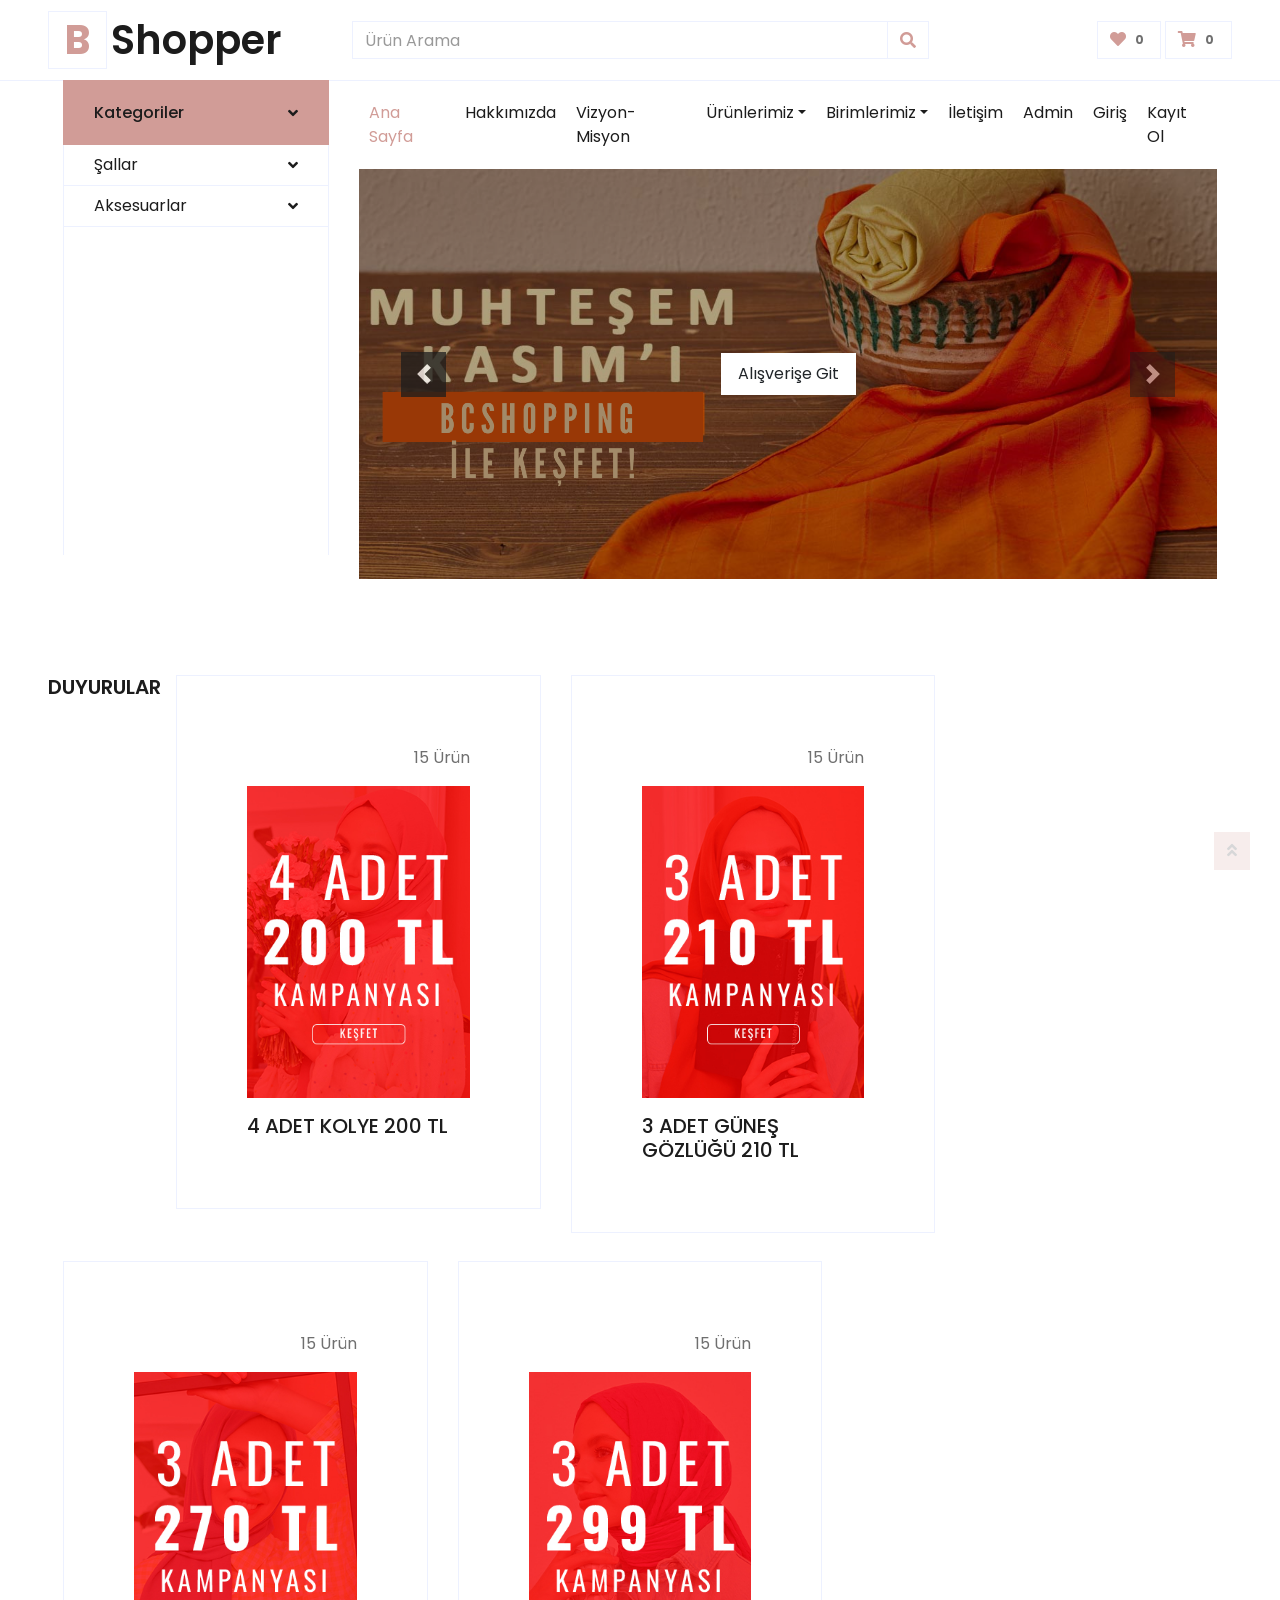
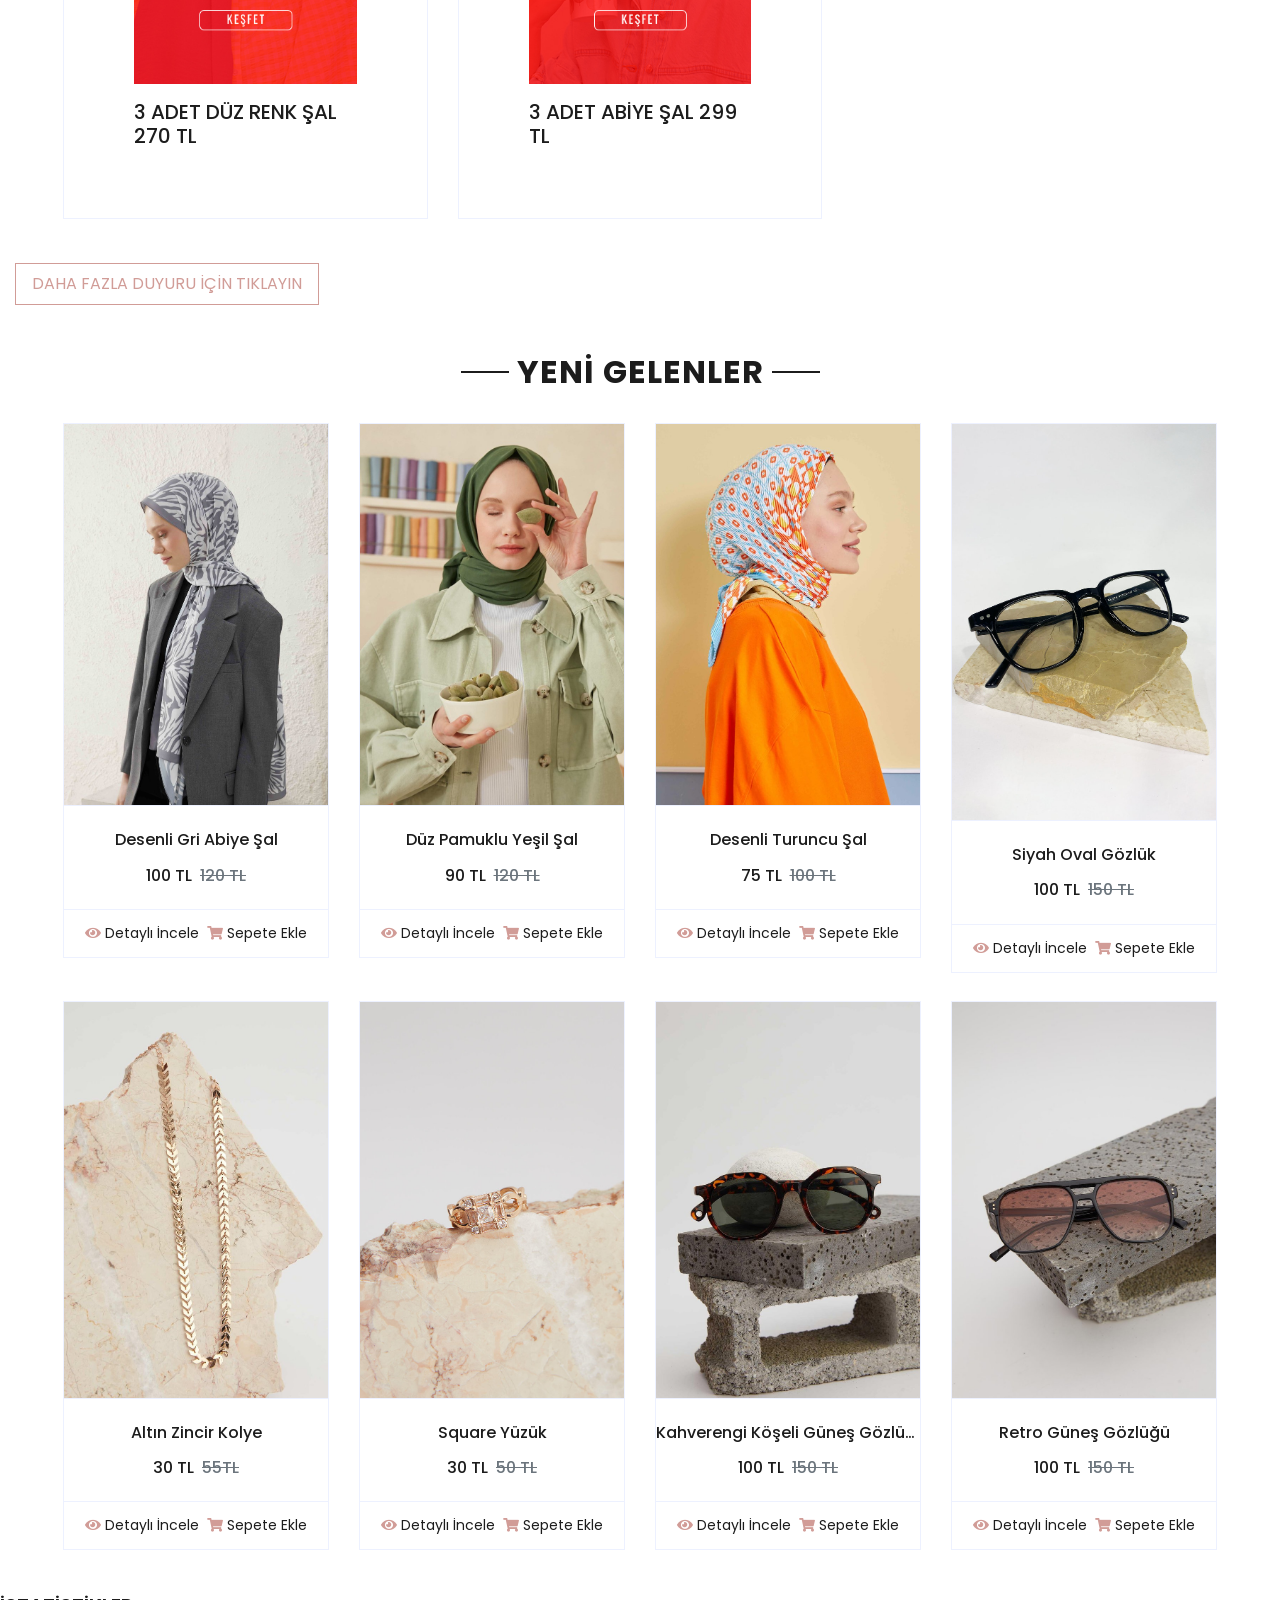
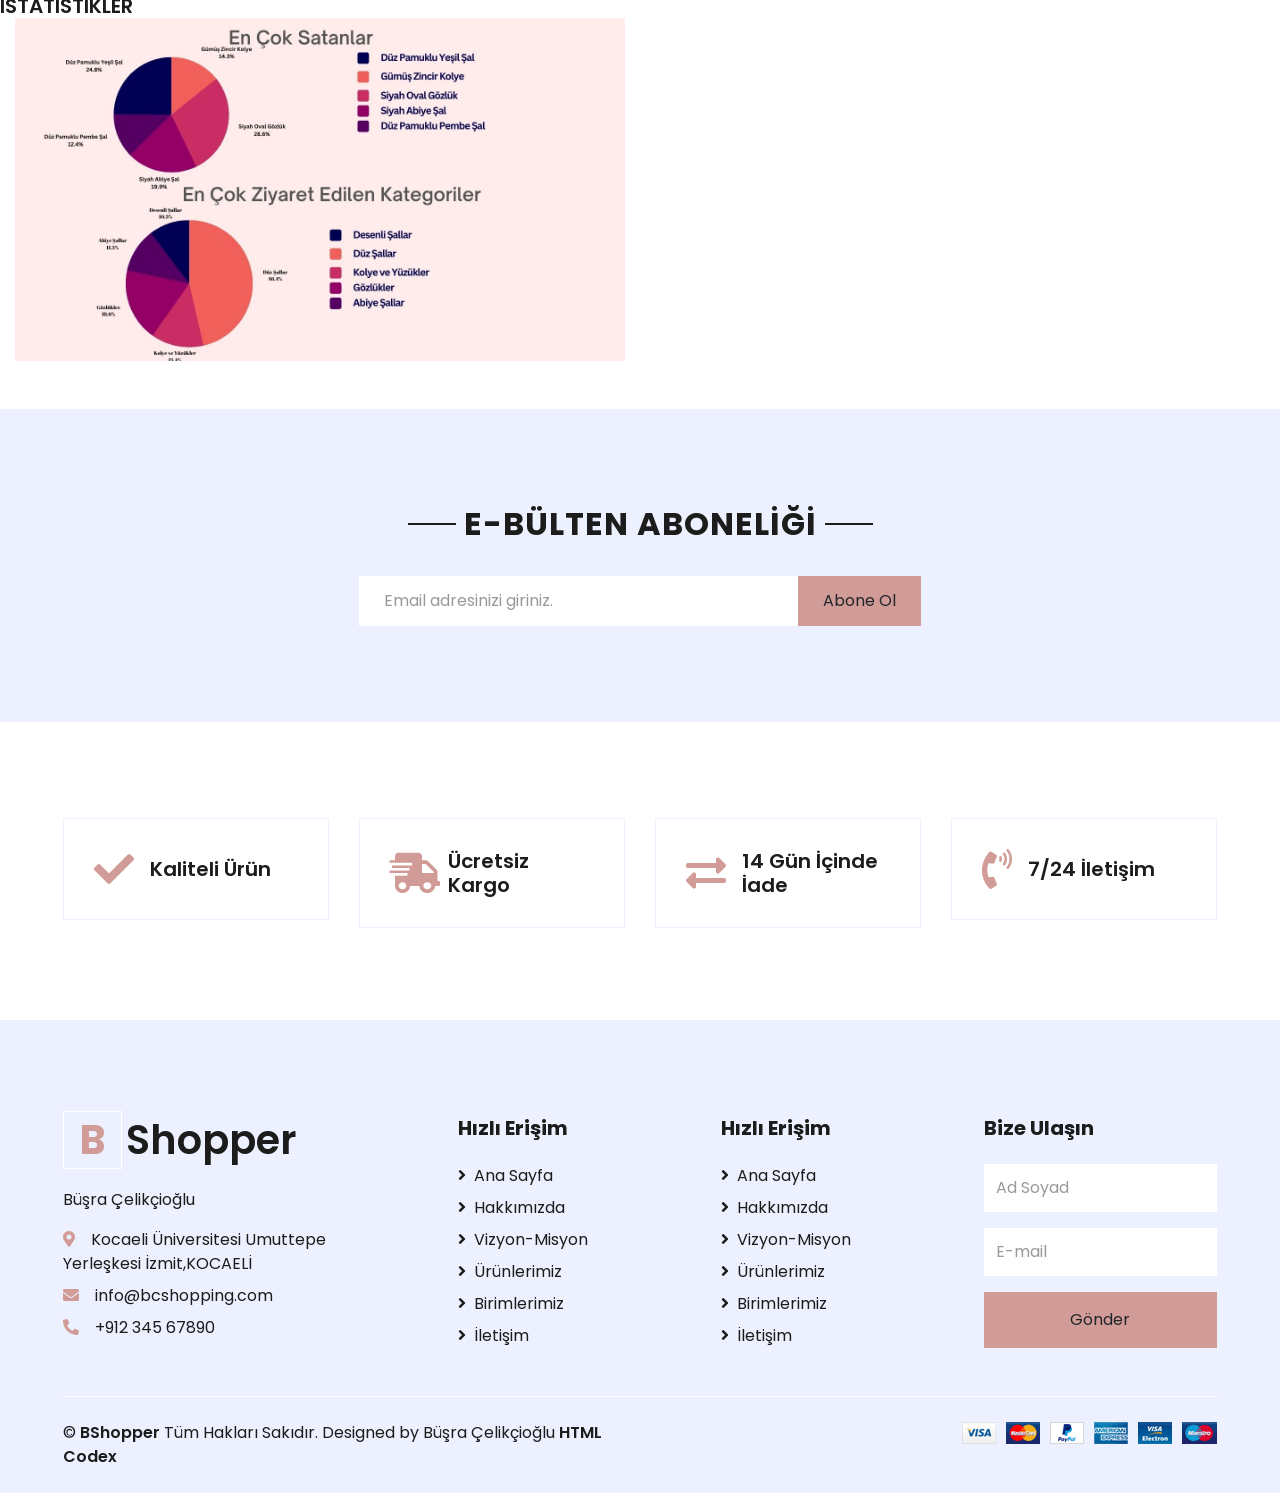
<file: index.html>
<!DOCTYPE html>
<html lang="en">

<head>
    <meta charset="utf-8">
    <title>BShopper</title>
    <meta content="width=device-width, initial-scale=1.0" name="viewport">
    <meta content="Free HTML Templates" name="keywords">
    <meta content="Free HTML Templates" name="description">

    <!-- Favicon -->
    <link href="img/favicon.ico" rel="icon">

    <!-- Google Web Fonts -->
    <link rel="preconnect" href="https://fonts.gstatic.com">
    <link href="https://fonts.googleapis.com/css2?family=Poppins:wght@100;200;300;400;500;600;700;800;900&display=swap" rel="stylesheet"> 

    <!-- Font Awesome -->
    <link href="https://cdnjs.cloudflare.com/ajax/libs/font-awesome/5.10.0/css/all.min.css" rel="stylesheet">

    <!-- Libraries Stylesheet -->
    <link href="lib/owlcarousel/assets/owl.carousel.min.css" rel="stylesheet">

    <!-- Customized Bootstrap Stylesheet -->
    <link href="css/style.css" rel="stylesheet">
</head>

<body>
    <!-- Topbar Start -->
    
        <div class="row align-items-center py-3 px-xl-5">
            <div class="col-lg-3 d-none d-lg-block">
                <a href="index.html" class="text-decoration-none">
                    <h1 class="m-0 display-5 font-weight-semi-bold"><span class="text-primary font-weight-bold border px-3 mr-1">B</span>Shopper</h1>
                </a>
            </div>
            <div class="col-lg-6 col-6 text-left">
                <form action="">
                    <div class="input-group">
                        <input type="text" class="form-control" placeholder="Ürün Arama">
                        <div class="input-group-append">
                            <span class="input-group-text bg-transparent text-primary">
                                <i class="fa fa-search"></i>
                            </span>
                        </div>
                    </div>
                </form>
            </div>
            <div class="col-lg-3 col-6 text-right">
                <a href="" class="btn border">
                    <i class="fas fa-heart text-primary"></i>
                    <span class="badge">0</span>
                </a>
                <a href="odeme.html" class="btn border">
                    <i class="fas fa-shopping-cart text-primary"></i>
                    <span class="badge">0</span>
                </a>
            </div>
        </div>
    </div>
    <!-- Topbar End -->


    <!-- Navbar Start -->
    <div class="container-fluid mb-5">
        <div class="row border-top px-xl-5">
            <div class="col-lg-3 d-none d-lg-block">
                <a class="btn shadow-none d-flex align-items-center justify-content-between bg-primary text-white w-100" data-toggle="collapse" href="#navbar-vertical" style="height: 65px; margin-top: -1px; padding: 0 30px;">
                    <h6 class="m-0">Kategoriler</h6>
                    <i class="fa fa-angle-down text-dark"></i>
                </a>
                <nav class="collapse show navbar navbar-vertical navbar-light align-items-start p-0 border border-top-0 border-bottom-0" id="navbar-vertical">
                    <div class="navbar-nav w-100 overflow-hidden" style="height: 410px">
                        <div class="nav-item dropdown">
                            <a href="#" class="nav-link" data-toggle="dropdown">Şallar<i class="fa fa-angle-down float-right mt-1"></i></a>
                            <div class="dropdown-menu position-absolute bg-secondary border-0 rounded-0 w-100 m-0">
                                <a href="duzsallar.html" class="dropdown-item">Düz Şallar</a>
                                <a href="abiyesallar.html" class="dropdown-item">Abiye Şallar</a>
                                <a href="desenlisallar.html" class="dropdown-item">Desenli Şallar</a>
                            </div>
                        </div>
                       <div class="navbar-nav w-100 overflow-hidden" style="height: 410px">
                        <div class="nav-item dropdown">
                            <a href="#" class="nav-link" data-toggle="dropdown">Aksesuarlar<i class="fa fa-angle-down float-right mt-1"></i></a>
                            <div class="dropdown-menu position-absolute bg-secondary border-0 rounded-0 w-100 m-0">
                                <a href="gozlukler.html" class="dropdown-item">Gözlükler</a>
                                <a href="kolyeveyuzuk.html" class="dropdown-item">Kolye ve Yüzükler</a>
            
                            </div>
                        </div>
                    </div>
                </nav>
            </div>
            <div class="col-lg-9">
                <nav class="navbar navbar-expand-lg bg-light navbar-light py-3 py-lg-0 px-0">
                    <a href="" class="text-decoration-none d-block d-lg-none">
                        <h1 class="m-0 display-5 font-weight-semi-bold"><span class="text-primary font-weight-bold border px-3 mr-1">B</span>Shopper</h1>
                    </a>
                    <button type="button" class="navbar-toggler" data-toggle="collapse" data-target="#navbarCollapse">
                        <span class="navbar-toggler-icon"></span>
                    </button>
                    <div class="collapse navbar-collapse justify-content-between" id="navbarCollapse">
                        <div class="navbar-nav mr-auto py-0">
                            <a href="index.html" class="nav-item nav-link active">Ana Sayfa</a>
                            <a href="shop.html" class="nav-item nav-link">Hakkımızda</a>
                            <a href="detail.html" class="nav-item nav-link">Vizyon-Misyon</a>
                            <div class="nav-item dropdown">
                                <a href="#" class="nav-link dropdown-toggle" data-toggle="dropdown">Ürünlerimiz</a>
                                <div class="dropdown-menu rounded-0 m-0">
                                    <a href="#" class="nav-link" data-toggle="dropdown">Şallar</a>
                                  <ul>
                                       <li> <a href="duzsallar.html" class="dropdown-item">Düz Şallar</a></li>
                                       <li> <a href="abiyesallar.html" class="dropdown-item">Abiye Şallar</a></li>
                                        <li> <a href="desenlisallar.html" class="dropdown-item">Desenli Şallar</a></li>
                                  </ul>
                                    <a href="checkout.html" class="dropdown-item">Aksesuarlar</a>
                                    <ul>
                                        <li> <a href="gozlukler.html" class="dropdown-item">Gözlükler</a></li>
                                        <li> <a href="kolyeveyuzuk.html" class="dropdown-item">Kolye ve Yüzükler </a></li>
                                   </ul>
                                </div>
                            </div>
                            <div class="nav-item dropdown">
                                <a href="#" class="nav-link dropdown-toggle" data-toggle="dropdown">Birimlerimiz</a>
                                <div class="dropdown-menu rounded-0 m-0">
                                    <a href="magazalarimiz.html" class="dropdown-item">Mağazalarımız</a>
                                    <a href="outlet.html" class="dropdown-item">Outlet</a>
                                    <a href="duyurular.html" class="dropdown-item">Kampanyalı Ürünler</a>
                                </div>
                            </div>
                            <a href="contact.html" class="nav-item nav-link">İletişim</a>
                            <a href="gradient-able-bsp4-lite/empty.html" class="nav-item nav-link">Admin</a>
                        </div>
                        <div class="navbar-nav ml-auto py-0">
                     
                            <a href="girisyap.html" class="nav-item nav-link">Giriş</a>
                            <a href="kayitol.html" class="nav-item nav-link">Kayıt Ol</a>
                        </div>
                    </div>
                </nav>
                <div id="header-carousel" class="carousel slide" data-ride="carousel">
                    <div class="carousel-inner">
                        <div class="carousel-item active" style="height: 410px;">
                            <img class="img-fluid" src="img/carousel-1.jpg" alt="Image">
                            <div class="carousel-caption d-flex flex-column align-items-center justify-content-center">
                                <div class="p-3" style="max-width: 700px;">

                                    <a href="cart.html" class="btn btn-light py-2 px-3">Alışverişe Git</a>
                                </div>
                            </div>
                        </div>
                        <div class="carousel-item" style="height: 410px;">
                            <img class="img-fluid" src="img/carousel-2.jpg" alt="Image">
                            <div class="carousel-caption d-flex flex-column align-items-center justify-content-center">
                                <div class="p-3" style="max-width: 800px;">
                                    <a href="outlet.html" class="btn btn-light py-2 px-3">Alışverişe Git</a>
                                </div>
                            </div>
                        </div>
                        <div class="carousel-item" style="height: 410px;">
                            <img class="img-fluid" src="img/carousel-3.jpg" alt="Image">
                            <div class="carousel-caption d-flex flex-column align-items-center justify-content-center">
                                <div class="p-3" style="max-width: 800px;">
                                    <a href="checkout.html" class="btn btn-light py-2 px-3">Alışverişe Git</a>
                                </div>
                            </div>
                        </div>
                    </div>
                    
                    <a class="carousel-control-prev" href="#header-carousel" data-slide="prev">
                        <div class="btn btn-dark" style="width: 45px; height: 45px;">
                            <span class="carousel-control-prev-icon mb-n2"></span>
                        </div>
                    </a>
                    <a class="carousel-control-next" href="#header-carousel" data-slide="next">
                        <div class="btn btn-dark" style="width: 45px; height: 45px;">
                            <span class="carousel-control-next-icon mb-n2"></span>
                        </div>
                    </a>
                    <a class="carousel-control-prev" href="#header-carousel" data-slide="prev">
                        <div class="btn btn-dark" style="width: 45px; height: 45px;">
                            <span class="carousel-control-prev-icon mb-n2"></span>
                        </div>
                    </a>
                </div>
            </div>
        </div>
    </div>
    <!-- Navbar End -->



    <!-- Categories Start -->
    <div class="container-fluid pt-5">
        <div class="row px-xl-5 pb-3">
            <h5 class="font-weight-semi-bold m-0">DUYURULAR</h5>
            <div class="col-lg-4 col-md-5 pb-1">
                <div class="cat-item d-flex flex-column border mb-4" style="padding: 70px;">
                    <p class="text-right">15 Ürün</p>
                    <a href="kolyeveyuzuk.html" class="cat-img position-relative overflow-hidden mb-3">
                        <img class="img-fluid" src="img/cat-1.jpg" alt="">
                    </a>
                    <h5 class="font-weight-semi-italic m-0">4 ADET KOLYE 200 TL</h5>
                </div>
            </div>
            <div class="col-lg-4 col-md-5 pb-1">
                <div class="cat-item d-flex flex-column border mb-4" style="padding: 70px;">
                    <p class="text-right">15 Ürün</p>
                    <a href="gozlukler.html" class="cat-img position-relative overflow-hidden mb-3">
                        <img class="img-fluid" src="img/cat-2.jpg" alt="">
                    </a>
                    <h5 class="font-weight-semi-italic m-0">3 ADET GÜNEŞ GÖZLÜĞÜ 210 TL</h5>
                </div>
            </div>
            <div class="col-lg-4 col-md-5 pb-1">
                <div class="cat-item d-flex flex-column border mb-4" style="padding: 70px;">
                    <p class="text-right">15 Ürün</p>
                    <a href="duzsallar.html" class="cat-img position-relative overflow-hidden mb-3">
                        <img class="img-fluid" src="img/cat-3.jpg" alt="">
                    </a>
                    <h5 class="font-weight-semi-italic m-0">3 ADET DÜZ RENK ŞAL 270 TL</h5>
                </div>
            </div>
            <div class="col-lg-4 col-md-5 pb-1">
                <div class="cat-item d-flex flex-column border mb-4" style="padding: 70px;">
                    <p class="text-right">15 Ürün</p>
                    <a href="abiyesallar.html" class="cat-img position-relative overflow-hidden mb-3">
                        <img class="img-fluid" src="img/cat-4.jpg" alt="">
                    </a>
                    <h5 class="font-weight-semi-italic m-0">3 ADET ABİYE ŞAL 299 TL</h5>
                </div>
            </div>
          
        </div>
        <a href="duyurular.html" class="btn btn-outline-primary py-md-2 px-md-3">DAHA FAZLA DUYURU İÇİN TIKLAYIN</a>
    </div>
    <!-- Categories End -->


    <!-- Offer Start -->
  
    <!-- Offer End -->


    <!-- Products Start -->
    <div class="container-fluid pt-5">
        <div class="text-center mb-4">
            <h2 class="section-title px-5"><span class="px-2">YENİ GELENLER</span></h2>
        </div>
        <div class="row px-xl-5 pb-3">
            <div class="col-lg-3 col-md-6 col-sm-12 pb-1">
                <div class="card product-item border-0 mb-4">
                    <div class="card-header product-img position-relative overflow-hidden bg-transparent border p-0">
                        <img class="img-fluid w-100" src="img/product-1.jpg" alt="">
                    </div>
                    <div class="card-body border-left border-right text-center p-0 pt-4 pb-3">
                        <h6 class="text-truncate mb-3">Desenli Gri Abiye Şal</h6>
                        <div class="d-flex justify-content-center">
                            <h6>100 TL</h6><h6 class="text-muted ml-2"><del>120 TL</del></h6>
                        </div>
                    </div>
                    <div class="card-footer d-flex justify-content-between bg-light border">
                        <a href="" class="btn btn-sm text-dark p-0"><i class="fas fa-eye text-primary mr-1"></i>Detaylı İncele</a>
                        <a href="" class="btn btn-sm text-dark p-0"><i class="fas fa-shopping-cart text-primary mr-1"></i>Sepete Ekle</a>
                    </div>
                </div>
            </div>
            <div class="col-lg-3 col-md-6 col-sm-12 pb-1">
                <div class="card product-item border-0 mb-4">
                    <div class="card-header product-img position-relative overflow-hidden bg-transparent border p-0">
                        <img class="img-fluid w-100" src="img/product-2.jpg" alt="">
                    </div>
                    <div class="card-body border-left border-right text-center p-0 pt-4 pb-3">
                        <h6 class="text-truncate mb-3">Düz Pamuklu Yeşil Şal</h6>
                        <div class="d-flex justify-content-center">
                            <h6>90 TL</h6><h6 class="text-muted ml-2"><del>120 TL</del></h6>
                        </div>
                    </div>
                    <div class="card-footer d-flex justify-content-between bg-light border">
                        <a href="" class="btn btn-sm text-dark p-0"><i class="fas fa-eye text-primary mr-1"></i>Detaylı İncele</a>
                        <a href="" class="btn btn-sm text-dark p-0"><i class="fas fa-shopping-cart text-primary mr-1"></i>Sepete Ekle</a>
                    </div>
                </div>
            </div>
            <div class="col-lg-3 col-md-6 col-sm-12 pb-1">
                <div class="card product-item border-0 mb-4">
                    <div class="card-header product-img position-relative overflow-hidden bg-transparent border p-0">
                        <img class="img-fluid w-100" src="img/product-3.jpg" alt="">
                    </div>
                    <div class="card-body border-left border-right text-center p-0 pt-4 pb-3">
                        <h6 class="text-truncate mb-3">Desenli Turuncu Şal</h6>
                        <div class="d-flex justify-content-center">
                            <h6>75 TL</h6><h6 class="text-muted ml-2"><del>100 TL</del></h6>
                        </div>
                    </div>
                    <div class="card-footer d-flex justify-content-between bg-light border">
                        <a href="" class="btn btn-sm text-dark p-0"><i class="fas fa-eye text-primary mr-1"></i>Detaylı İncele</a>
                        <a href="" class="btn btn-sm text-dark p-0"><i class="fas fa-shopping-cart text-primary mr-1"></i>Sepete Ekle</a>
                    </div>
                </div>
            </div>
            <div class="col-lg-3 col-md-6 col-sm-12 pb-1">
                <div class="card product-item border-0 mb-4">
                    <div class="card-header product-img position-relative overflow-hidden bg-transparent border p-0">
                        <img class="img-fluid w-100" src="img/product-4.jpg" alt="">
                    </div>
                    <div class="card-body border-left border-right text-center p-0 pt-4 pb-3">
                        <h6 class="text-truncate mb-3">Siyah Oval Gözlük</h6>
                        <div class="d-flex justify-content-center">
                            <h6>100 TL</h6><h6 class="text-muted ml-2"><del>150 TL</del></h6>
                        </div>
                    </div>
                    <div class="card-footer d-flex justify-content-between bg-light border">
                        <a href="" class="btn btn-sm text-dark p-0"><i class="fas fa-eye text-primary mr-1"></i>Detaylı İncele</a>
                        <a href="" class="btn btn-sm text-dark p-0"><i class="fas fa-shopping-cart text-primary mr-1"></i>Sepete Ekle</a>
                    </div>
                </div>
            </div>
            <div class="col-lg-3 col-md-6 col-sm-12 pb-1">
                <div class="card product-item border-0 mb-4">
                    <div class="card-header product-img position-relative overflow-hidden bg-transparent border p-0">
                        <img class="img-fluid w-100" src="img/product-5.jpg" alt="Altın Zincir Kolye">
                    </div>
                    <div class="card-body border-left border-right text-center p-0 pt-4 pb-3">
                        <h6 class="text-truncate mb-3">Altın Zincir Kolye</h6>
                        <div class="d-flex justify-content-center">
                            <h6>30 TL</h6><h6 class="text-muted ml-2"><del>55TL</del></h6>
                        </div>
                    </div>
                    <div class="card-footer d-flex justify-content-between bg-light border">
                        <a href="" class="btn btn-sm text-dark p-0"><i class="fas fa-eye text-primary mr-1"></i>Detaylı İncele</a>
                        <a href="" class="btn btn-sm text-dark p-0"><i class="fas fa-shopping-cart text-primary mr-1"></i>Sepete Ekle</a>
                    </div>
                </div>
            </div>
            <div class="col-lg-3 col-md-6 col-sm-12 pb-1">
                <div class="card product-item border-0 mb-4">
                    <div class="card-header product-img position-relative overflow-hidden bg-transparent border p-0">
                        <img class="img-fluid w-100" src="img/product-6.jpg" alt="">
                    </div>
                    <div class="card-body border-left border-right text-center p-0 pt-4 pb-3">
                        <h6 class="text-truncate mb-3">Square Yüzük</h6>
                        <div class="d-flex justify-content-center">
                            <h6>30 TL</h6><h6 class="text-muted ml-2"><del>50 TL</del></h6>
                        </div>
                    </div>
                    <div class="card-footer d-flex justify-content-between bg-light border">
                        <a href="" class="btn btn-sm text-dark p-0"><i class="fas fa-eye text-primary mr-1"></i>Detaylı İncele</a>
                        <a href="" class="btn btn-sm text-dark p-0"><i class="fas fa-shopping-cart text-primary mr-1"></i>Sepete Ekle</a>
                    </div>
                </div>
            </div>
            <div class="col-lg-3 col-md-6 col-sm-12 pb-1">
                <div class="card product-item border-0 mb-4">
                    <div class="card-header product-img position-relative overflow-hidden bg-transparent border p-0">
                        <img class="img-fluid w-100" src="img/product-7.jpg" alt="">
                    </div>
                    <div class="card-body border-left border-right text-center p-0 pt-4 pb-3">
                        <h6 class="text-truncate mb-3">Kahverengi Köşeli Güneş Gözlüğü</h6>
                        <div class="d-flex justify-content-center">
                            <h6>100 TL</h6><h6 class="text-muted ml-2"><del>150 TL</del></h6>
                        </div>
                    </div>
                    <div class="card-footer d-flex justify-content-between bg-light border">
                        <a href="" class="btn btn-sm text-dark p-0"><i class="fas fa-eye text-primary mr-1"></i>Detaylı İncele</a>
                        <a href="" class="btn btn-sm text-dark p-0"><i class="fas fa-shopping-cart text-primary mr-1"></i>Sepete Ekle</a>
                    </div>
                </div>
            </div>
            <div class="col-lg-3 col-md-6 col-sm-12 pb-1">
                <div class="card product-item border-0 mb-4">
                    <div class="card-header product-img position-relative overflow-hidden bg-transparent border p-0">
                        <img class="img-fluid w-100" src="img/product-8.jpg" alt="">
                    </div>
                    <div class="card-body border-left border-right text-center p-0 pt-4 pb-3">
                        <h6 class="text-truncate mb-3">Retro Güneş Gözlüğü</h6>
                        <div class="d-flex justify-content-center">
                            <h6>100 TL</h6><h6 class="text-muted ml-2"><del>150 TL</del></h6>
                        
                        </div>
                    </div>
                    <div class="card-footer d-flex justify-content-between bg-light border">
                        <a href="" class="btn btn-sm text-dark p-0"><i class="fas fa-eye text-primary mr-1"></i>Detaylı İncele</a>
                        <a href="" class="btn btn-sm text-dark p-0"><i class="fas fa-shopping-cart text-primary mr-1"></i>Sepete Ekle</a>
                    </div>
                </div>
            </div>
        </div>
    </div>
    <!-- Products End -->

    <h5 class="font-weight-semi-bold m-0"> İSTATİSTİKLER</h5>
    <div class="col-md-6 px-xl-10 text-center text-md-right">
        <img class="w-100 h-100" src="img/istatistik.jpg" alt="istatistik">
    </div>


    

    <!-- Subscribe Start -->
    <div class="container-fluid bg-secondary my-5">
        <div class="row justify-content-md-center py-5 px-xl-5">
            <div class="col-md-6 col-12 py-5">
                <div class="text-center mb-2 pb-2">
                    <h2 class="section-title px-5 mb-3"><span class="bg-secondary px-2">E-BÜLTEN ABONELİĞİ</span></h2>
                    
                </div>
                <form action="">
                    <div class="input-group">
                        <input type="text" class="form-control border-white p-4" placeholder="Email adresinizi giriniz.">
                        <div class="input-group-append">
                            <button class="btn btn-primary px-4">Abone Ol</button>
                        </div>
                    </div>
                </form>
            </div>
        </div>
    </div>
    <!-- Subscribe End -->


    <!-- Products Start -->
    
    <!-- Products End -->
<!-- Featured Start -->
<div class="container-fluid pt-5">
    <div class="row px-xl-5 pb-3">
        <div class="col-lg-3 col-md-6 col-sm-12 pb-1">
            <div class="d-flex align-items-center border mb-4" style="padding: 30px;">
                <h1 class="fa fa-check text-primary m-0 mr-3"></h1>
                <h5 class="font-weight-semi-bold m-0">Kaliteli Ürün</h5>
            </div>
        </div>
        <div class="col-lg-3 col-md-6 col-sm-12 pb-1">
            <div class="d-flex align-items-center border mb-4" style="padding: 30px;">
                <h1 class="fa fa-shipping-fast text-primary m-0 mr-2"></h1>
                <h5 class="font-weight-semi-bold m-0">Ücretsiz Kargo</h5>
            </div>
        </div>
        <div class="col-lg-3 col-md-6 col-sm-12 pb-1">
            <div class="d-flex align-items-center border mb-4" style="padding: 30px;">
                <h1 class="fas fa-exchange-alt text-primary m-0 mr-3"></h1>
                <h5 class="font-weight-semi-bold m-0">14 Gün İçinde İade</h5>
            </div>
        </div>
        <div class="col-lg-3 col-md-6 col-sm-12 pb-1">
            <div class="d-flex align-items-center border mb-4" style="padding: 30px;">
                <h1 class="fa fa-phone-volume text-primary m-0 mr-3"></h1>
                <h5 class="font-weight-semi-bold m-0">7/24 İletişim</h5>
            </div>
        </div>
    </div>
</div>
<!-- Featured End -->


    <!-- Vendor Start -->
   
    <!-- Vendor End -->


    <!-- Footer Start -->
    <div class="container-fluid bg-secondary text-dark mt-5 pt-5">
        <div class="row px-xl-5 pt-5">
            <div class="col-lg-4 col-md-12 mb-5 pr-3 pr-xl-5">
                <a href="" class="text-decoration-none">
                    <h1 class="mb-4 display-5 font-weight-semi-bold"><span class="text-primary font-weight-bold border border-white px-3 mr-1">B</span>Shopper</h1>
                </a>
                <p>Büşra Çelikçioğlu</p>
                <p class="mb-2"><i class="fa fa-map-marker-alt text-primary mr-3"></i>Kocaeli Üniversitesi Umuttepe Yerleşkesi İzmit,KOCAELİ</p>
                <p class="mb-2"><i class="fa fa-envelope text-primary mr-3"></i>info@bcshopping.com</p>
                <p class="mb-0"><i class="fa fa-phone-alt text-primary mr-3"></i>+912 345 67890</p>
            </div>
            <div class="col-lg-8 col-md-12">
                <div class="row">
                    <div class="col-md-4 mb-5">
                        <h5 class="font-weight-bold text-dark mb-4">Hızlı Erişim</h5>
                        <div class="d-flex flex-column justify-content-start">
                            <a class="text-dark mb-2" href="index.html"><i class="fa fa-angle-right mr-2"></i>Ana Sayfa</a>
                            <a class="text-dark mb-2" href="shop.html"><i class="fa fa-angle-right mr-2"></i>Hakkımızda</a>
                            <a class="text-dark mb-2" href="detail.html"><i class="fa fa-angle-right mr-2"></i>Vizyon-Misyon</a>
                            <a class="text-dark mb-2" href="cart.html"><i class="fa fa-angle-right mr-2"></i>Ürünlerimiz</a>
                            <a class="text-dark mb-2" href="birimlerimiz.html"><i class="fa fa-angle-right mr-2"></i>Birimlerimiz</a>
                            <a class="text-dark" href="contact.html"><i class="fa fa-angle-right mr-2"></i>İletişim</a>
                        </div>
                    </div>
                            <div class="col-md-4 mb-5">
                                <h5 class="font-weight-bold text-dark mb-4">Hızlı Erişim</h5>
                                <div class="d-flex flex-column justify-content-start">
                                    <a class="text-dark mb-2" href="index.html"><i class="fa fa-angle-right mr-2"></i>Ana Sayfa</a>
                                    <a class="text-dark mb-2" href="shop.html"><i class="fa fa-angle-right mr-2"></i>Hakkımızda</a>
                                    <a class="text-dark mb-2" href="detail.html"><i class="fa fa-angle-right mr-2"></i>Vizyon-Misyon</a>
                                    <a class="text-dark mb-2" href="cart.html"><i class="fa fa-angle-right mr-2"></i>Ürünlerimiz</a>
                                    <a class="text-dark mb-2" href="birimlerimiz.html"><i class="fa fa-angle-right mr-2"></i>Birimlerimiz</a>
                                    <a class="text-dark" href="contact.html"><i class="fa fa-angle-right mr-2"></i>İletişim</a>
                                </div>
                            </div>
                    <div class="col-md-4 mb-5">
                        <h5 class="font-weight-bold text-dark mb-4">Bize Ulaşın</h5>
                        <form action="">
                            <div class="form-group">
                                <input type="text" class="form-control border-0 py-4" placeholder="Ad Soyad" required="required" />
                            </div>
                            <div class="form-group">
                                <input type="email" class="form-control border-0 py-4" placeholder="E-mail"
                                    required="required" />
                            </div>
                            <div>
                                <button class="btn btn-primary btn-block border-0 py-3" type="submit">Gönder</button>
                            </div>
                        </form>
                    </div>
                </div>
            </div>
        </div>
        <div class="row border-top border-light mx-xl-5 py-4">
            <div class="col-md-6 px-xl-0">
                <p class="mb-md-0 text-center text-md-left text-dark">
                    &copy; <a class="text-dark font-weight-semi-bold" href="#">BShopper</a> Tüm Hakları Sakıdır. Designed
                    by Büşra Çelikçioğlu
                    <a class="text-dark font-weight-semi-bold" href="https://htmlcodex.com">HTML Codex</a>
                </p>
            </div>
            <div class="col-md-6 px-xl-0 text-center text-md-right">
                <img class="img-fluid" src="img/payments.png" alt="">
            </div>
        </div>
    </div>
    <!-- Footer End -->


    <!-- Back to Top -->
    <a href="#" class="btn btn-primary back-to-top"><i class="fa fa-angle-double-up"></i></a>


    <!-- JavaScript Libraries -->
    <script src="https://code.jquery.com/jquery-3.4.1.min.js"></script>
    <script src="https://stackpath.bootstrapcdn.com/bootstrap/4.4.1/js/bootstrap.bundle.min.js"></script>
    <script src="lib/easing/easing.min.js"></script>
    <script src="lib/owlcarousel/owl.carousel.min.js"></script>

    <!-- Contact Javascript File -->
    <script src="mail/jqBootstrapValidation.min.js"></script>
    <script src="mail/contact.js"></script>

    <!-- Template Javascript -->
    <script src="js/main.js"></script>
</body>

</html>
</file>
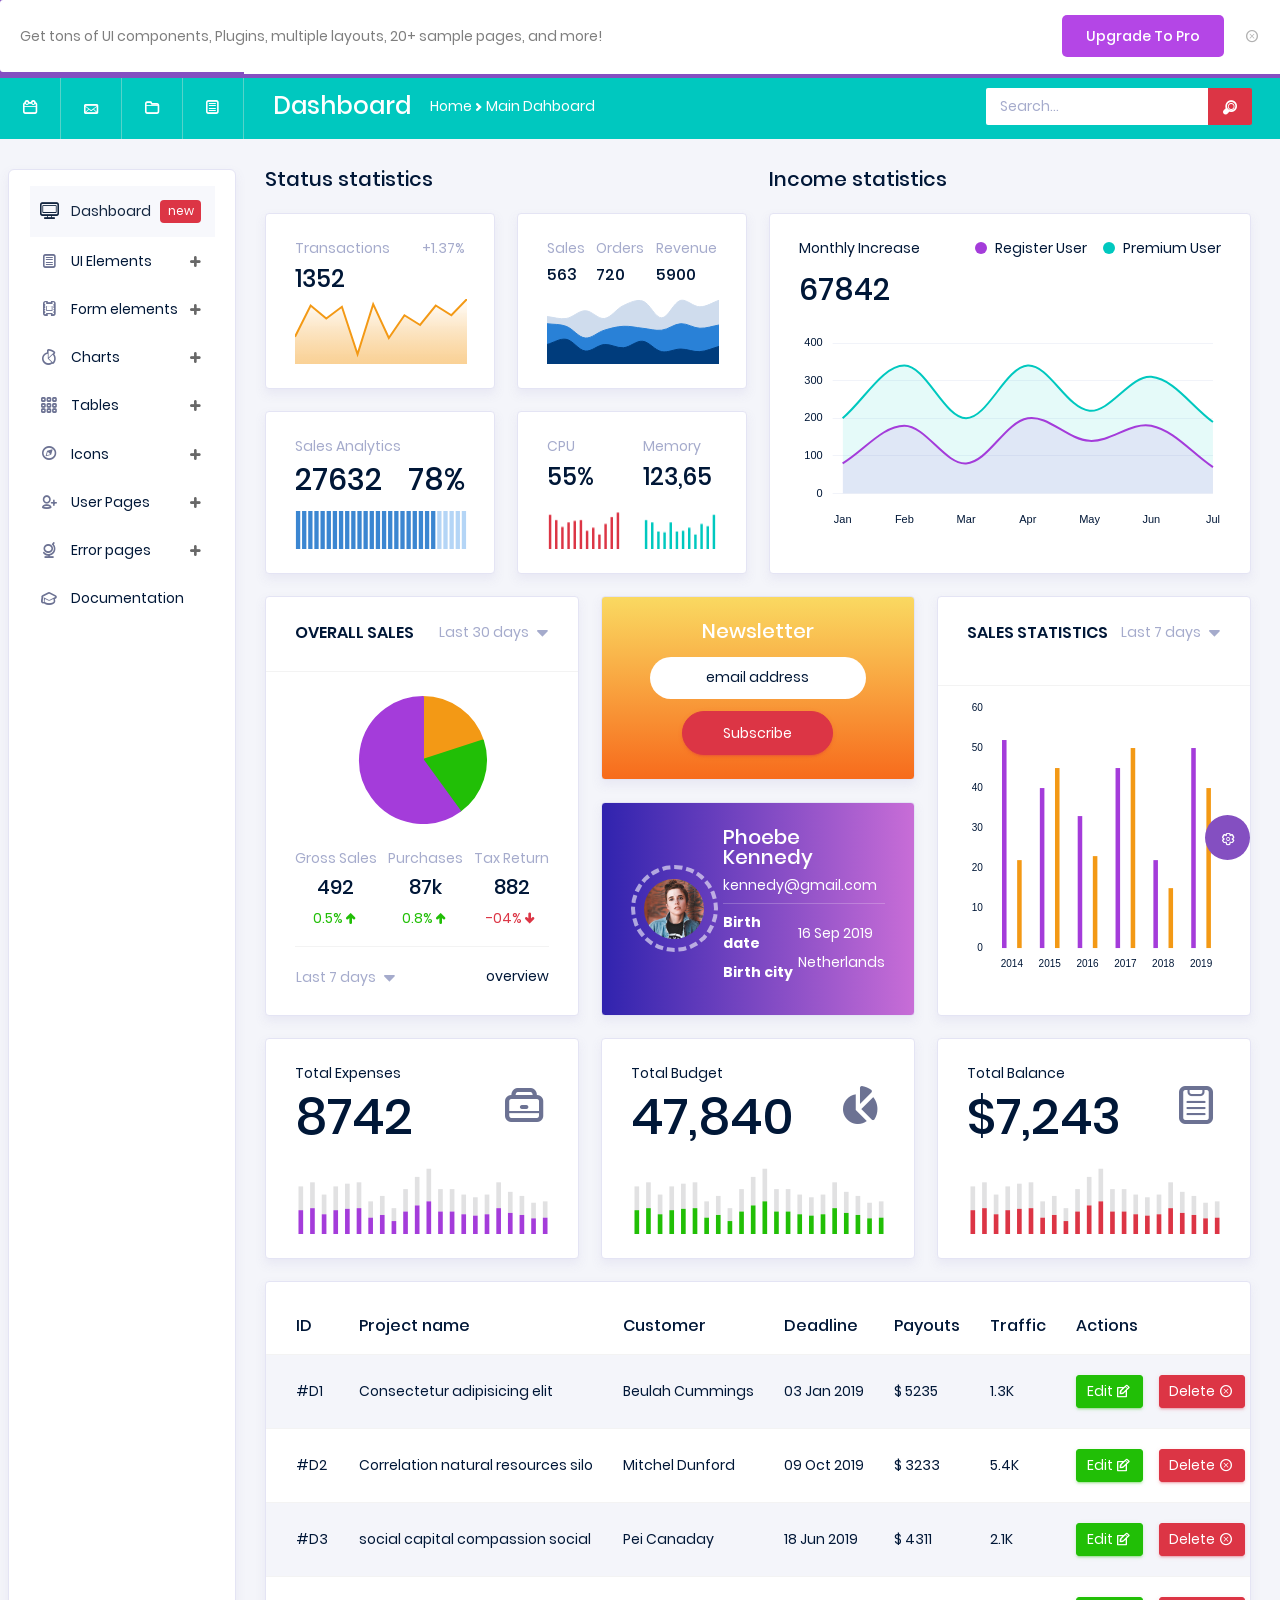
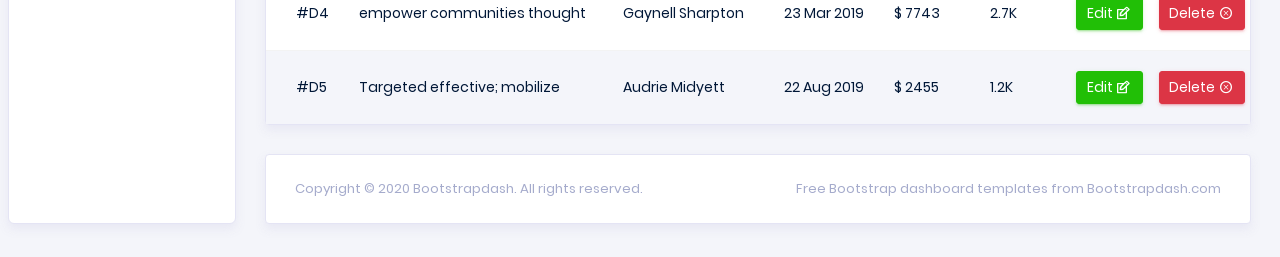
<file: dashboard/polluxui-free-admin-template-1.0.0/polluxui-free-admin-template-1.0.0/template/index.html>
<!DOCTYPE html>
<html lang="en">

<head>
  <!-- Required meta tags -->
  <meta charset="utf-8">
  <meta name="viewport" content="width=device-width, initial-scale=1, shrink-to-fit=no">
  <title>PolluxUI Admin</title>
  <!-- base:css -->
  <link rel="stylesheet" href="vendors/typicons/typicons.css">
  <link rel="stylesheet" href="vendors/css/vendor.bundle.base.css">
  <!-- endinject -->
  <!-- plugin css for this page -->
  <!-- End plugin css for this page -->
  <!-- inject:css -->
  <link rel="stylesheet" href="css/vertical-layout-light/style.css">
  <!-- endinject -->
  <link rel="shortcut icon" href="images/favicon.png" />
</head>
<body>
  <div class="row" id="proBanner">
    <div class="col-12">
      <span class="d-flex align-items-center purchase-popup">
        <p>Get tons of UI components, Plugins, multiple layouts, 20+ sample pages, and more!</p>
        <a href="https://bootstrapdash.com/demo/polluxui/template/index.html?utm_source=organic&utm_medium=banner&utm_campaign=free-preview" target="_blank" class="btn download-button purchase-button ml-auto">Upgrade To Pro</a>
        <i class="typcn typcn-delete-outline" id="bannerClose"></i>
      </span>
    </div>
  </div>
  <div class="container-scroller">
    <!-- partial:partials/_navbar.html -->
    <nav class="navbar col-lg-12 col-12 p-0 fixed-top d-flex flex-row">
      <div class="navbar-brand-wrapper d-flex justify-content-center">
        <div class="navbar-brand-inner-wrapper d-flex justify-content-between align-items-center w-100">
          <a class="navbar-brand brand-logo" href="index.html"><img src="images/logo.svg" alt="logo"/></a>
          <a class="navbar-brand brand-logo-mini" href="index.html"><img src="images/logo-mini.svg" alt="logo"/></a>
          <button class="navbar-toggler navbar-toggler align-self-center" type="button" data-toggle="minimize">
            <span class="typcn typcn-th-menu"></span>
          </button>
        </div>
      </div>
      <div class="navbar-menu-wrapper d-flex align-items-center justify-content-end">
        <ul class="navbar-nav mr-lg-2">
          <li class="nav-item nav-profile dropdown">
            <a class="nav-link" href="#" data-toggle="dropdown" id="profileDropdown">
              <img src="images/faces/face5.jpg" alt="profile"/>
              <span class="nav-profile-name">Eugenia Mullins</span>
            </a>
            <div class="dropdown-menu dropdown-menu-right navbar-dropdown" aria-labelledby="profileDropdown">
              <a class="dropdown-item">
                <i class="typcn typcn-cog-outline text-primary"></i>
                Settings
              </a>
              <a class="dropdown-item">
                <i class="typcn typcn-eject text-primary"></i>
                Logout
              </a>
            </div>
          </li>
          <li class="nav-item nav-user-status dropdown">
              <p class="mb-0">Last login was 23 hours ago.</p>
          </li>
        </ul>
        <ul class="navbar-nav navbar-nav-right">
          <li class="nav-item nav-date dropdown">
            <a class="nav-link d-flex justify-content-center align-items-center" href="javascript:;">
              <h6 class="date mb-0">Today : Mar 23</h6>
              <i class="typcn typcn-calendar"></i>
            </a>
          </li>
          <li class="nav-item dropdown">
            <a class="nav-link count-indicator dropdown-toggle d-flex justify-content-center align-items-center" id="messageDropdown" href="#" data-toggle="dropdown">
              <i class="typcn typcn-cog-outline mx-0"></i>
              <span class="count"></span>
            </a>
            <div class="dropdown-menu dropdown-menu-right navbar-dropdown preview-list" aria-labelledby="messageDropdown">
              <p class="mb-0 font-weight-normal float-left dropdown-header">Messages</p>
              <a class="dropdown-item preview-item">
                <div class="preview-thumbnail">
                    <img src="images/faces/face4.jpg" alt="image" class="profile-pic">
                </div>
                <div class="preview-item-content flex-grow">
                  <h6 class="preview-subject ellipsis font-weight-normal">David Grey
                  </h6>
                  <p class="font-weight-light small-text text-muted mb-0">
                    The meeting is cancelled
                  </p>
                </div>
              </a>
              <a class="dropdown-item preview-item">
                <div class="preview-thumbnail">
                    <img src="images/faces/face2.jpg" alt="image" class="profile-pic">
                </div>
                <div class="preview-item-content flex-grow">
                  <h6 class="preview-subject ellipsis font-weight-normal">Tim Cook
                  </h6>
                  <p class="font-weight-light small-text text-muted mb-0">
                    New product launch
                  </p>
                </div>
              </a>
              <a class="dropdown-item preview-item">
                <div class="preview-thumbnail">
                    <img src="images/faces/face3.jpg" alt="image" class="profile-pic">
                </div>
                <div class="preview-item-content flex-grow">
                  <h6 class="preview-subject ellipsis font-weight-normal"> Johnson
                  </h6>
                  <p class="font-weight-light small-text text-muted mb-0">
                    Upcoming board meeting
                  </p>
                </div>
              </a>
            </div>
          </li>
          <li class="nav-item dropdown mr-0">
            <a class="nav-link count-indicator dropdown-toggle d-flex align-items-center justify-content-center" id="notificationDropdown" href="#" data-toggle="dropdown">
              <i class="typcn typcn-bell mx-0"></i>
              <span class="count"></span>
            </a>
            <div class="dropdown-menu dropdown-menu-right navbar-dropdown preview-list" aria-labelledby="notificationDropdown">
              <p class="mb-0 font-weight-normal float-left dropdown-header">Notifications</p>
              <a class="dropdown-item preview-item">
                <div class="preview-thumbnail">
                  <div class="preview-icon bg-success">
                    <i class="typcn typcn-info mx-0"></i>
                  </div>
                </div>
                <div class="preview-item-content">
                  <h6 class="preview-subject font-weight-normal">Application Error</h6>
                  <p class="font-weight-light small-text mb-0 text-muted">
                    Just now
                  </p>
                </div>
              </a>
              <a class="dropdown-item preview-item">
                <div class="preview-thumbnail">
                  <div class="preview-icon bg-warning">
                    <i class="typcn typcn-cog-outline mx-0"></i>
                  </div>
                </div>
                <div class="preview-item-content">
                  <h6 class="preview-subject font-weight-normal">Settings</h6>
                  <p class="font-weight-light small-text mb-0 text-muted">
                    Private message
                  </p>
                </div>
              </a>
              <a class="dropdown-item preview-item">
                <div class="preview-thumbnail">
                  <div class="preview-icon bg-info">
                    <i class="typcn typcn-user mx-0"></i> 
                  </div>
                </div>
                <div class="preview-item-content">
                  <h6 class="preview-subject font-weight-normal">New user registration</h6>
                  <p class="font-weight-light small-text mb-0 text-muted">
                    2 days ago
                  </p>
                </div>
              </a>
            </div>
          </li>
        </ul>
        <button class="navbar-toggler navbar-toggler-right d-lg-none align-self-center" type="button" data-toggle="offcanvas">
          <span class="typcn typcn-th-menu"></span>
        </button>
      </div>
    </nav>
    <!-- partial -->
    <nav class="navbar-breadcrumb col-xl-12 col-12 d-flex flex-row p-0">
      <div class="navbar-links-wrapper d-flex align-items-stretch">
        <div class="nav-link">
          <a href="javascript:;"><i class="typcn typcn-calendar-outline"></i></a>
        </div>
        <div class="nav-link">
          <a href="javascript:;"><i class="typcn typcn-mail"></i></a>
        </div>
        <div class="nav-link">
          <a href="javascript:;"><i class="typcn typcn-folder"></i></a>
        </div>
        <div class="nav-link">
          <a href="javascript:;"><i class="typcn typcn-document-text"></i></a>
        </div>
      </div>
      <div class="navbar-menu-wrapper d-flex align-items-center justify-content-end">
        <ul class="navbar-nav mr-lg-2">
          <li class="nav-item ml-0">
            <h4 class="mb-0">Dashboard</h4>
          </li>
          <li class="nav-item">
            <div class="d-flex align-items-baseline">
              <p class="mb-0">Home</p>
              <i class="typcn typcn-chevron-right"></i>
              <p class="mb-0">Main Dahboard</p>
            </div>
          </li>
        </ul>
        <ul class="navbar-nav navbar-nav-right">
          <li class="nav-item nav-search d-none d-md-block mr-0">
            <div class="input-group">
              <input type="text" class="form-control" placeholder="Search..." aria-label="search" aria-describedby="search">
              <div class="input-group-prepend">
                <span class="input-group-text" id="search">
                  <i class="typcn typcn-zoom"></i>
                </span>
              </div>
            </div>
          </li>
        </ul>
      </div>
    </nav>
    <div class="container-fluid page-body-wrapper">
      <!-- partial:partials/_settings-panel.html -->
      <div class="theme-setting-wrapper">
        <div id="settings-trigger"><i class="typcn typcn-cog-outline"></i></div>
        <div id="theme-settings" class="settings-panel">
          <i class="settings-close typcn typcn-times"></i>
          <p class="settings-heading">SIDEBAR SKINS</p>
          <div class="sidebar-bg-options selected" id="sidebar-light-theme"><div class="img-ss rounded-circle bg-light border mr-3"></div>Light</div>
          <div class="sidebar-bg-options" id="sidebar-dark-theme"><div class="img-ss rounded-circle bg-dark border mr-3"></div>Dark</div>
          <p class="settings-heading mt-2">HEADER SKINS</p>
          <div class="color-tiles mx-0 px-4">
            <div class="tiles success"></div>
            <div class="tiles warning"></div>
            <div class="tiles danger"></div>
            <div class="tiles info"></div>
            <div class="tiles dark"></div>
            <div class="tiles default"></div>
          </div>
        </div>
      </div>
      <div id="right-sidebar" class="settings-panel">
        <i class="settings-close typcn typcn-times"></i>
        <ul class="nav nav-tabs" id="setting-panel" role="tablist">
          <li class="nav-item">
            <a class="nav-link active" id="todo-tab" data-toggle="tab" href="#todo-section" role="tab" aria-controls="todo-section" aria-expanded="true">TO DO LIST</a>
          </li>
          <li class="nav-item">
            <a class="nav-link" id="chats-tab" data-toggle="tab" href="#chats-section" role="tab" aria-controls="chats-section">CHATS</a>
          </li>
        </ul>
        <div class="tab-content" id="setting-content">
          <div class="tab-pane fade show active scroll-wrapper" id="todo-section" role="tabpanel" aria-labelledby="todo-section">
            <div class="add-items d-flex px-3 mb-0">
              <form class="form w-100">
                <div class="form-group d-flex">
                  <input type="text" class="form-control todo-list-input" placeholder="Add To-do">
                  <button type="submit" class="add btn btn-primary todo-list-add-btn" id="add-task">Add</button>
                </div>
              </form>
            </div>
            <div class="list-wrapper px-3">
              <ul class="d-flex flex-column-reverse todo-list">
                <li>
                  <div class="form-check">
                    <label class="form-check-label">
                      <input class="checkbox" type="checkbox">
                      Team review meeting at 3.00 PM
                    </label>
                  </div>
                  <i class="remove typcn typcn-delete-outline"></i>
                </li>
                <li>
                  <div class="form-check">
                    <label class="form-check-label">
                      <input class="checkbox" type="checkbox">
                      Prepare for presentation
                    </label>
                  </div>
                  <i class="remove typcn typcn-delete-outline"></i>
                </li>
                <li>
                  <div class="form-check">
                    <label class="form-check-label">
                      <input class="checkbox" type="checkbox">
                      Resolve all the low priority tickets due today
                    </label>
                  </div>
                  <i class="remove typcn typcn-delete-outline"></i>
                </li>
                <li class="completed">
                  <div class="form-check">
                    <label class="form-check-label">
                      <input class="checkbox" type="checkbox" checked>
                      Schedule meeting for next week
                    </label>
                  </div>
                  <i class="remove typcn typcn-delete-outline"></i>
                </li>
                <li class="completed">
                  <div class="form-check">
                    <label class="form-check-label">
                      <input class="checkbox" type="checkbox" checked>
                      Project review
                    </label>
                  </div>
                  <i class="remove typcn typcn-delete-outline"></i>
                </li>
              </ul>
            </div>
            <div class="events py-4 border-bottom px-3">
              <div class="wrapper d-flex mb-2">
                <i class="typcn typcn-media-record-outline text-primary mr-2"></i>
                <span>Feb 11 2018</span>
              </div>
              <p class="mb-0 font-weight-thin text-gray">Creating component page</p>
              <p class="text-gray mb-0">build a js based app</p>
            </div>
            <div class="events pt-4 px-3">
              <div class="wrapper d-flex mb-2">
                <i class="typcn typcn-media-record-outline text-primary mr-2"></i>
                <span>Feb 7 2018</span>
              </div>
              <p class="mb-0 font-weight-thin text-gray">Meeting with Alisa</p>
              <p class="text-gray mb-0 ">Call Sarah Graves</p>
            </div>
          </div>
          <!-- To do section tab ends -->
          <div class="tab-pane fade" id="chats-section" role="tabpanel" aria-labelledby="chats-section">
            <div class="d-flex align-items-center justify-content-between border-bottom">
              <p class="settings-heading border-top-0 mb-3 pl-3 pt-0 border-bottom-0 pb-0">Friends</p>
              <small class="settings-heading border-top-0 mb-3 pt-0 border-bottom-0 pb-0 pr-3 font-weight-normal">See All</small>
            </div>
            <ul class="chat-list">
              <li class="list active">
                <div class="profile"><img src="images/faces/face1.jpg" alt="image"><span class="online"></span></div>
                <div class="info">
                  <p>Thomas Douglas</p>
                  <p>Available</p>
                </div>
                <small class="text-muted my-auto">19 min</small>
              </li>
              <li class="list">
                <div class="profile"><img src="images/faces/face2.jpg" alt="image"><span class="offline"></span></div>
                <div class="info">
                  <div class="wrapper d-flex">
                    <p>Catherine</p>
                  </div>
                  <p>Away</p>
                </div>
                <div class="badge badge-success badge-pill my-auto mx-2">4</div>
                <small class="text-muted my-auto">23 min</small>
              </li>
              <li class="list">
                <div class="profile"><img src="images/faces/face3.jpg" alt="image"><span class="online"></span></div>
                <div class="info">
                  <p>Daniel Russell</p>
                  <p>Available</p>
                </div>
                <small class="text-muted my-auto">14 min</small>
              </li>
              <li class="list">
                <div class="profile"><img src="images/faces/face4.jpg" alt="image"><span class="offline"></span></div>
                <div class="info">
                  <p>James Richardson</p>
                  <p>Away</p>
                </div>
                <small class="text-muted my-auto">2 min</small>
              </li>
              <li class="list">
                <div class="profile"><img src="images/faces/face5.jpg" alt="image"><span class="online"></span></div>
                <div class="info">
                  <p>Madeline Kennedy</p>
                  <p>Available</p>
                </div>
                <small class="text-muted my-auto">5 min</small>
              </li>
              <li class="list">
                <div class="profile"><img src="images/faces/face6.jpg" alt="image"><span class="online"></span></div>
                <div class="info">
                  <p>Sarah Graves</p>
                  <p>Available</p>
                </div>
                <small class="text-muted my-auto">47 min</small>
              </li>
            </ul>
          </div>
          <!-- chat tab ends -->
        </div>
      </div>
      <!-- partial -->
      <!-- partial:partials/_sidebar.html -->
      <nav class="sidebar sidebar-offcanvas" id="sidebar">
        <ul class="nav">
          <li class="nav-item">
            <a class="nav-link" href="index.html">
              <i class="typcn typcn-device-desktop menu-icon"></i>
              <span class="menu-title">Dashboard</span>
              <div class="badge badge-danger">new</div>
            </a>
          </li>
          <li class="nav-item">
            <a class="nav-link" data-toggle="collapse" href="#ui-basic" aria-expanded="false" aria-controls="ui-basic">
              <i class="typcn typcn-document-text menu-icon"></i>
              <span class="menu-title">UI Elements</span>
              <i class="menu-arrow"></i>
            </a>
            <div class="collapse" id="ui-basic">
              <ul class="nav flex-column sub-menu">
                <li class="nav-item"> <a class="nav-link" href="pages/ui-features/buttons.html">Buttons</a></li>
                <li class="nav-item"> <a class="nav-link" href="pages/ui-features/dropdowns.html">Dropdowns</a></li>
                <li class="nav-item"> <a class="nav-link" href="pages/ui-features/typography.html">Typography</a></li>
              </ul>
            </div>
          </li>
          <li class="nav-item">
            <a class="nav-link" data-toggle="collapse" href="#form-elements" aria-expanded="false" aria-controls="form-elements">
              <i class="typcn typcn-film menu-icon"></i>
              <span class="menu-title">Form elements</span>
              <i class="menu-arrow"></i>
            </a>
            <div class="collapse" id="form-elements">
              <ul class="nav flex-column sub-menu">
                <li class="nav-item"><a class="nav-link" href="pages/forms/basic_elements.html">Basic Elements</a></li>
              </ul>
            </div>
          </li>
          <li class="nav-item">
            <a class="nav-link" data-toggle="collapse" href="#charts" aria-expanded="false" aria-controls="charts">
              <i class="typcn typcn-chart-pie-outline menu-icon"></i>
              <span class="menu-title">Charts</span>
              <i class="menu-arrow"></i>
            </a>
            <div class="collapse" id="charts">
              <ul class="nav flex-column sub-menu">
                <li class="nav-item"> <a class="nav-link" href="pages/charts/chartjs.html">ChartJs</a></li>
              </ul>
            </div>
          </li>
          <li class="nav-item">
            <a class="nav-link" data-toggle="collapse" href="#tables" aria-expanded="false" aria-controls="tables">
              <i class="typcn typcn-th-small-outline menu-icon"></i>
              <span class="menu-title">Tables</span>
              <i class="menu-arrow"></i>
            </a>
            <div class="collapse" id="tables">
              <ul class="nav flex-column sub-menu">
                <li class="nav-item"> <a class="nav-link" href="pages/tables/basic-table.html">Basic table</a></li>
              </ul>
            </div>
          </li>
          <li class="nav-item">
            <a class="nav-link" data-toggle="collapse" href="#icons" aria-expanded="false" aria-controls="icons">
              <i class="typcn typcn-compass menu-icon"></i>
              <span class="menu-title">Icons</span>
              <i class="menu-arrow"></i>
            </a>
            <div class="collapse" id="icons">
              <ul class="nav flex-column sub-menu">
                <li class="nav-item"> <a class="nav-link" href="pages/icons/mdi.html">Mdi icons</a></li>
              </ul>
            </div>
          </li>
          <li class="nav-item">
            <a class="nav-link" data-toggle="collapse" href="#auth" aria-expanded="false" aria-controls="auth">
              <i class="typcn typcn-user-add-outline menu-icon"></i>
              <span class="menu-title">User Pages</span>
              <i class="menu-arrow"></i>
            </a>
            <div class="collapse" id="auth">
              <ul class="nav flex-column sub-menu">
                <li class="nav-item"> <a class="nav-link" href="pages/samples/login.html"> Login </a></li>
                <li class="nav-item"> <a class="nav-link" href="pages/samples/register.html"> Register </a></li>
              </ul>
            </div>
          </li>
          <li class="nav-item">
            <a class="nav-link" data-toggle="collapse" href="#error" aria-expanded="false" aria-controls="error">
              <i class="typcn typcn-globe-outline menu-icon"></i>
              <span class="menu-title">Error pages</span>
              <i class="menu-arrow"></i>
            </a>
            <div class="collapse" id="error">
              <ul class="nav flex-column sub-menu">
                <li class="nav-item"> <a class="nav-link" href="pages/samples/error-404.html"> 404 </a></li>
                <li class="nav-item"> <a class="nav-link" href="pages/samples/error-500.html"> 500 </a></li>
              </ul>
            </div>
          </li>
          <li class="nav-item">
            <a class="nav-link" href="https://bootstrapdash.com/demo/polluxui-free/docs/documentation.html">
              <i class="typcn typcn-mortar-board menu-icon"></i>
              <span class="menu-title">Documentation</span>
            </a>
          </li>
        </ul>
      </nav>
      <!-- partial -->
      <div class="main-panel">
        <div class="content-wrapper">

          <div class="row">
            <div class="col-xl-6 grid-margin stretch-card flex-column">
                <h5 class="mb-2 text-titlecase mb-4">Status statistics</h5>
              <div class="row">
                <div class="col-md-6 grid-margin stretch-card">
                  <div class="card">
                    <div class="card-body d-flex flex-column justify-content-between">
                      <div class="d-flex justify-content-between align-items-center mb-2">
                        <p class="mb-0 text-muted">Transactions</p>
                        <p class="mb-0 text-muted">+1.37%</p>
                      </div>
                      <h4>1352</h4>
                      <canvas id="transactions-chart" class="mt-auto" height="65"></canvas>
                    </div>
                  </div>
                </div>
                <div class="col-md-6 grid-margin stretch-card">
                  <div class="card">
                    <div class="card-body d-flex flex-column justify-content-between">
                      <div class="d-flex justify-content-between align-items-center mb-2">
                        <div>
                          <p class="mb-2 text-muted">Sales</p>
                          <h6 class="mb-0">563</h6>
                        </div>
                        <div>
                          <p class="mb-2 text-muted">Orders</p>
                          <h6 class="mb-0">720</h6>
                        </div>
                        <div>
                          <p class="mb-2 text-muted">Revenue</p>
                          <h6 class="mb-0">5900</h6>
                        </div>
                      </div>
                      <canvas id="sales-chart-a" class="mt-auto" height="65"></canvas>
                    </div>
                  </div>
                </div>
              </div>
              <div class="row h-100">
                <div class="col-md-6 stretch-card grid-margin grid-margin-md-0">
                  <div class="card">
                    <div class="card-body d-flex flex-column justify-content-between">
                      <p class="text-muted">Sales Analytics</p>
                      <div class="d-flex justify-content-between align-items-center mb-2">
                        <h3 class="mb-">27632</h3>
                        <h3 class="mb-">78%</h3>
                      </div>
                      <canvas id="sales-chart-b" class="mt-auto" height="38"></canvas>
                    </div>
                  </div>
                </div>
                <div class="col-md-6 stretch-card">
                  <div class="card">
                    <div class="card-body">
                      <div class="row h-100">
                        <div class="col-6 d-flex flex-column justify-content-between">
                          <p class="text-muted">CPU</p>
                          <h4>55%</h4>
                          <canvas id="cpu-chart" class="mt-auto"></canvas>
                        </div>
                        <div class="col-6 d-flex flex-column justify-content-between">
                          <p class="text-muted">Memory</p>
                          <h4>123,65</h4>
                          <canvas id="memory-chart" class="mt-auto"></canvas>
                        </div>
                      </div>
                    </div>
                  </div>
                </div>
              </div>
            </div>
            <div class="col-xl-6 grid-margin stretch-card flex-column">
              <h5 class="mb-2 text-titlecase mb-4">Income statistics</h5>
              <div class="row h-100">
                <div class="col-md-12 stretch-card">
                  <div class="card">
                    <div class="card-body">
                      <div class="d-flex justify-content-between align-items-start flex-wrap">
                        <div>
                          <p class="mb-3">Monthly Increase</p>
                          <h3>67842</h3>
                        </div>
                        <div id="income-chart-legend" class="d-flex flex-wrap mt-1 mt-md-0"></div>
                      </div>
                      <canvas id="income-chart"></canvas>
                    </div>
                  </div>
                </div>
              </div>
            </div>
          </div>

          <div class="row">
            <div class="col-xl-4 grid-margin stretch-card">
              <div class="card">
                <div class="card-body border-bottom">
                  <div class="d-flex justify-content-between align-items-center flex-wrap">
                    <h6 class="mb-2 mb-md-0 text-uppercase font-weight-medium">Overall sales</h6>
                    <div class="dropdown">
                      <button class="btn bg-white p-0 pb-1 text-muted btn-sm dropdown-toggle" type="button" id="dropdownMenuSizeButton3" data-toggle="dropdown" aria-haspopup="true" aria-expanded="false">
                          Last 30 days
                      </button>
                      <div class="dropdown-menu" aria-labelledby="dropdownMenuSizeButton3">
                        <h6 class="dropdown-header">Settings</h6>
                        <a class="dropdown-item" href="javascript:;">Action</a>
                        <a class="dropdown-item" href="javascript:;">Another action</a>
                        <a class="dropdown-item" href="javascript:;">Something else here</a>
                        <div class="dropdown-divider"></div>
                        <a class="dropdown-item" href="javascript:;">Separated link</a>
                      </div>
                    </div>
                  </div>
                </div>
                <div class="card-body">
                  <canvas id="sales-chart-c" class="mt-2"></canvas>
                  <div class="d-flex align-items-center justify-content-between border-bottom pb-3 mb-3 mt-4">
                    <div class="d-flex flex-column justify-content-center align-items-center">
                      <p class="text-muted">Gross Sales</p>
                      <h5>492</h5>
                      <div class="d-flex align-items-baseline">
                        <p class="text-success mb-0">0.5%</p>
                        <i class="typcn typcn-arrow-up-thick text-success"></i>
                      </div>
                    </div>
                    <div class="d-flex flex-column justify-content-center align-items-center">
                      <p class="text-muted">Purchases</p>
                      <h5>87k</h5>
                      <div class="d-flex align-items-baseline">
                        <p class="text-success mb-0">0.8%</p>
                        <i class="typcn typcn-arrow-up-thick text-success"></i>
                      </div>
                    </div>
                    <div class="d-flex flex-column justify-content-center align-items-center">
                      <p class="text-muted">Tax Return</p>
                      <h5>882</h5>
                      <div class="d-flex align-items-baseline">
                        <p class="text-danger mb-0">-04%</p>
                        <i class="typcn typcn-arrow-down-thick text-danger"></i>
                      </div>
                    </div>
                  </div>
                  <div class="d-flex justify-content-between align-items-center">
                    <div class="dropdown">
                      <button class="btn bg-white p-0 pb-1 pt-1 text-muted btn-sm dropdown-toggle" type="button" id="dropdownMenuSizeButton3" data-toggle="dropdown" aria-haspopup="true" aria-expanded="false">
                          Last 7 days
                      </button>
                      <div class="dropdown-menu" aria-labelledby="dropdownMenuSizeButton3">
                        <h6 class="dropdown-header">Settings</h6>
                        <a class="dropdown-item" href="javascript:;">Action</a>
                        <a class="dropdown-item" href="javascript:;">Another action</a>
                        <a class="dropdown-item" href="javascript:;">Something else here</a>
                        <div class="dropdown-divider"></div>
                        <a class="dropdown-item" href="javascript:;">Separated link</a>
                      </div>
                    </div>
                    <p class="mb-0">overview</p>
                  </div>
                </div>
              </div>
            </div>
            <div class="col-md-6 col-xl-4 grid-margin stretch-card">
              <div class="row">
                <div class="col-md-12 grid-margin stretch-card">
                  <div class="card newsletter-card bg-gradient-warning">
                    <div class="card-body">
                      <div class="d-flex flex-column align-items-center justify-content-center h-100">
                        <h5 class="mb-3 text-white">Newsletter</h5>
                        <form class="form d-flex flex-column align-items-center justify-content-between w-100">
                          <div class="form-group mb-2 w-100">
                            <input type="text" class="form-control" placeholder="email address">
                          </div>
                          <button class="btn btn-danger btn-rounded mt-1" type="submit">Subscribe</button>
                        </form>
                      </div>
                    </div>
                  </div>
                </div>
                <div class="col-md-12 stretch-card">
                  <div class="card profile-card bg-gradient-primary">
                    <div class="card-body">
                      <div class="row align-items-center h-100">
                        <div class="col-md-4">
                          <figure class="avatar mx-auto mb-4 mb-md-0">
                            <img src="images/faces/face20.jpg" alt="avatar">
                          </figure>
                        </div>
                        <div class="col-md-8">
                          <h5 class="text-white text-center text-md-left">Phoebe Kennedy</h5>
                          <p class="text-white text-center text-md-left">kennedy@gmail.com</p>
                          <div class="d-flex align-items-center justify-content-between info pt-2">
                            <div>
                              <p class="text-white font-weight-bold">Birth date</p>
                              <p class="text-white font-weight-bold">Birth city</p>
                            </div>
                            <div>
                              <p class="text-white">16 Sep 2019</p>
                              <p class="text-white">Netherlands</p>
                            </div>
                          </div>
                        </div>
                      </div>
                    </div>
                  </div>
                </div>
              </div>
            </div>
            <div class="col-md-6 col-xl-4 grid-margin stretch-card">
              <div class="card">
                <div class="card-body border-bottom">
                  <div class="d-flex justify-content-between align-items-center flex-wrap">
                    <h6 class="mb-2 mb-md-0 text-uppercase font-weight-medium">Sales statistics</h6>
                    <div class="dropdown">
                      <button class="btn bg-white p-0 pb-1 text-muted btn-sm dropdown-toggle" type="button" id="dropdownMenuSizeButton4" data-toggle="dropdown" aria-haspopup="true" aria-expanded="false">
                          Last 7 days
                      </button>
                      <div class="dropdown-menu" aria-labelledby="dropdownMenuSizeButton4">
                        <h6 class="dropdown-header">Settings</h6>
                        <a class="dropdown-item" href="javascript:;">Action</a>
                        <a class="dropdown-item" href="javascript:;">Another action</a>
                        <a class="dropdown-item" href="javascript:;">Something else here</a>
                        <div class="dropdown-divider"></div>
                        <a class="dropdown-item" href="javascript:;">Separated link</a>
                      </div>
                    </div>
                  </div>
                </div>
                <div class="card-body">
                  <canvas id="sales-chart-d" height="320"></canvas>
                </div>
              </div>
            </div>
          </div>

          <div class="row">
            <div class="col-md-4 grid-margin stretch-card">
              <div class="card">
                <div class="card-body">
                  <div class="d-flex align-items-center justify-content-between justify-content-md-center justify-content-xl-between flex-wrap mb-4">
                    <div>
                      <p class="mb-2 text-md-center text-lg-left">Total Expenses</p>
                      <h1 class="mb-0">8742</h1>
                    </div>
                    <i class="typcn typcn-briefcase icon-xl text-secondary"></i>
                  </div>
                  <canvas id="expense-chart" height="80"></canvas>
                </div>
              </div>
            </div>
            <div class="col-md-4 grid-margin stretch-card">
              <div class="card">
                <div class="card-body">
                  <div class="d-flex align-items-center justify-content-between justify-content-md-center justify-content-xl-between flex-wrap mb-4">
                    <div>
                      <p class="mb-2 text-md-center text-lg-left">Total Budget</p>
                      <h1 class="mb-0">47,840</h1>
                    </div>
                    <i class="typcn typcn-chart-pie icon-xl text-secondary"></i>
                  </div>
                  <canvas id="budget-chart" height="80"></canvas>
                </div>
              </div>
            </div>
            <div class="col-md-4 grid-margin stretch-card">
              <div class="card">
                <div class="card-body">
                  <div class="d-flex align-items-center justify-content-between justify-content-md-center justify-content-xl-between flex-wrap mb-4">
                    <div>
                      <p class="mb-2 text-md-center text-lg-left">Total Balance</p>
                      <h1 class="mb-0">$7,243</h1>
                    </div>
                    <i class="typcn typcn-clipboard icon-xl text-secondary"></i>
                  </div>
                  <canvas id="balance-chart" height="80"></canvas>
                </div>
              </div>
            </div>
          </div>

          <div class="row">
            <div class="col-md-12">
              <div class="card">
                <div class="table-responsive pt-3">
                  <table class="table table-striped project-orders-table">
                    <thead>
                      <tr>
                        <th class="ml-5">ID</th>
                        <th>Project name</th>
                        <th>Customer</th>
                        <th>Deadline</th>
                        <th>Payouts	</th>
                        <th>Traffic</th>
                        <th>Actions</th>
                      </tr>
                    </thead>
                    <tbody>
                      <tr>
                        <td>#D1</td>
                        <td>Consectetur adipisicing elit </td>
                        <td>Beulah Cummings</td>
                        <td>03 Jan 2019</td>
                        <td>$ 5235</td>
                        <td>1.3K</td>
                        <td>
                          <div class="d-flex align-items-center">
                            <button type="button" class="btn btn-success btn-sm btn-icon-text mr-3">
                              Edit
                              <i class="typcn typcn-edit btn-icon-append"></i>                          
                            </button>
                            <button type="button" class="btn btn-danger btn-sm btn-icon-text">
                              Delete
                              <i class="typcn typcn-delete-outline btn-icon-append"></i>                          
                            </button>
                          </div>
                        </td>
                      </tr>
                      <tr>
                        <td>#D2</td>
                        <td>Correlation natural resources silo</td>
                        <td>Mitchel Dunford</td>
                        <td>09 Oct 2019</td>
                        <td>$ 3233</td>
                        <td>5.4K</td>
                        <td>
                          <div class="d-flex align-items-center">
                            <button type="button" class="btn btn-success btn-sm btn-icon-text mr-3">
                              Edit
                              <i class="typcn typcn-edit btn-icon-append"></i>                          
                            </button>
                            <button type="button" class="btn btn-danger btn-sm btn-icon-text">
                              Delete
                              <i class="typcn typcn-delete-outline btn-icon-append"></i>                          
                            </button>
                          </div>
                        </td>
                      </tr>
                      <tr>
                        <td>#D3</td>
                        <td>social capital compassion social</td>
                        <td>Pei Canaday</td>
                        <td>18 Jun 2019</td>
                        <td>$ 4311</td>
                        <td>2.1K</td>
                        <td>
                          <div class="d-flex align-items-center">
                            <button type="button" class="btn btn-success btn-sm btn-icon-text mr-3">
                              Edit
                              <i class="typcn typcn-edit btn-icon-append"></i>                          
                            </button>
                            <button type="button" class="btn btn-danger btn-sm btn-icon-text">
                              Delete
                              <i class="typcn typcn-delete-outline btn-icon-append"></i>                          
                            </button>
                          </div>
                        </td>
                      </tr>
                      <tr>
                        <td>#D4</td>
                        <td>empower communities thought</td>
                        <td>Gaynell Sharpton</td>
                        <td>23 Mar 2019</td>
                        <td>$ 7743</td>
                        <td>2.7K</td>
                        <td>
                          <div class="d-flex align-items-center">
                            <button type="button" class="btn btn-success btn-sm btn-icon-text mr-3">
                              Edit
                              <i class="typcn typcn-edit btn-icon-append"></i>                          
                            </button>
                            <button type="button" class="btn btn-danger btn-sm btn-icon-text">
                              Delete
                              <i class="typcn typcn-delete-outline btn-icon-append"></i>                          
                            </button>
                          </div>
                        </td>
                      </tr>
                      <tr>
                        <td>#D5</td>
                        <td> Targeted effective; mobilize </td>
                        <td>Audrie Midyett</td>
                        <td>22 Aug 2019</td>
                        <td>$ 2455</td>
                        <td>1.2K</td>
                        <td>
                          <div class="d-flex align-items-center">
                            <button type="button" class="btn btn-success btn-sm btn-icon-text mr-3">
                              Edit
                              <i class="typcn typcn-edit btn-icon-append"></i>                          
                            </button>
                            <button type="button" class="btn btn-danger btn-sm btn-icon-text">
                              Delete
                              <i class="typcn typcn-delete-outline btn-icon-append"></i>                          
                            </button>
                          </div>
                        </td>
                      </tr>
                    </tbody>
                  </table>
                </div>
              </div>
            </div>
          </div>

        </div>
        <!-- content-wrapper ends -->
        <!-- partial:partials/_footer.html -->
        <footer class="footer">
            <div class="card">
                <div class="card-body">
                    <div class="d-sm-flex justify-content-center justify-content-sm-between">
                        <span class="text-muted text-center text-sm-left d-block d-sm-inline-block">Copyright © 2020 <a href="https://www.bootstrapdash.com/" class="text-muted" target="_blank">Bootstrapdash</a>. All rights reserved.</span>
                        <span class="float-none float-sm-right d-block mt-1 mt-sm-0 text-center text-muted">Free <a href="https://www.bootstrapdash.com/" class="text-muted" target="_blank">Bootstrap dashboard</a> templates from Bootstrapdash.com</span>
                    </div>
                </div>    
            </div>        
        </footer>
        <!-- partial -->
      </div>
      <!-- main-panel ends -->
    </div>
    <!-- page-body-wrapper ends -->
  </div>
  <!-- container-scroller -->

  <!-- base:js -->
  <script src="vendors/js/vendor.bundle.base.js"></script>
  <!-- endinject -->
  <!-- Plugin js for this page-->
  <script src="vendors/chart.js/Chart.min.js"></script>
  <!-- End plugin js for this page-->
  <!-- inject:js -->
  <script src="js/off-canvas.js"></script>
  <script src="js/hoverable-collapse.js"></script>
  <script src="js/template.js"></script>
  <script src="js/settings.js"></script>
  <script src="js/todolist.js"></script>
  <!-- endinject -->
  <!-- Custom js for this page-->
  <script src="js/dashboard.js"></script>
  <!-- End custom js for this page-->
</body>

</html>
</file>
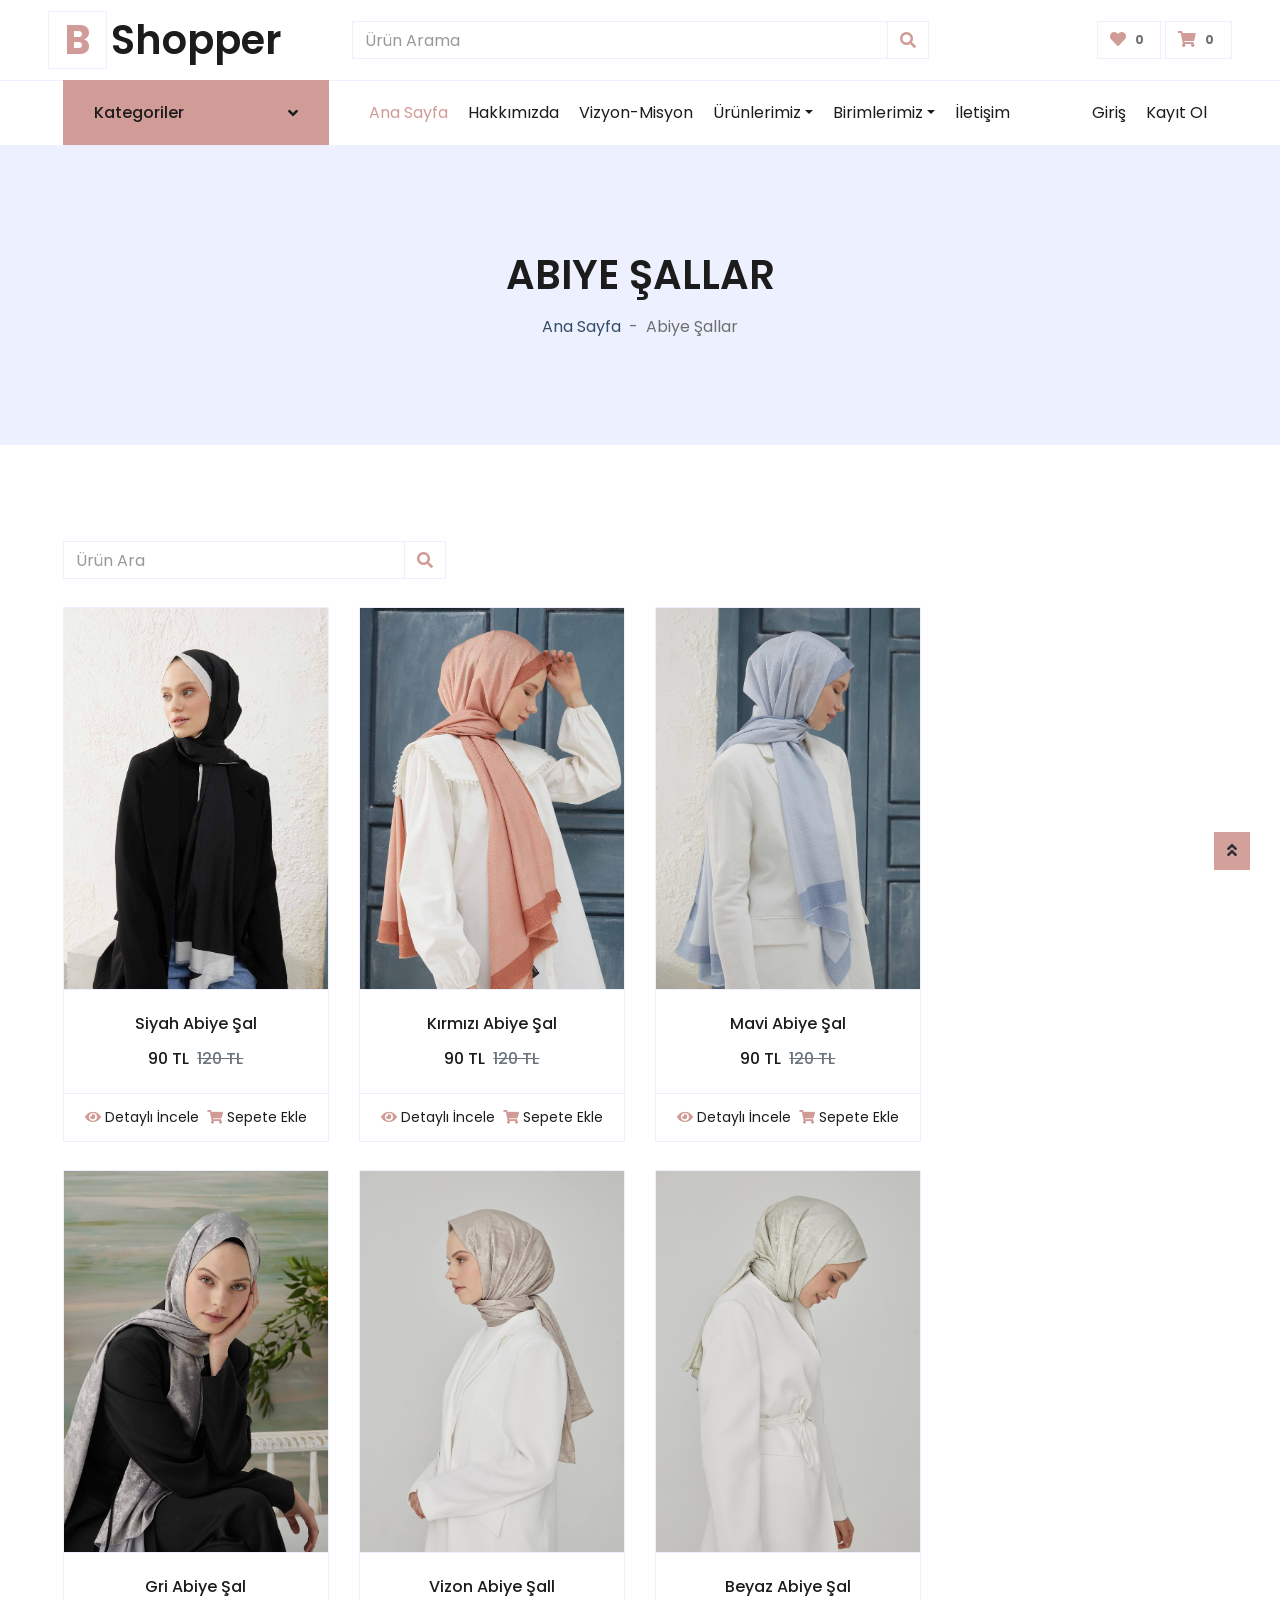
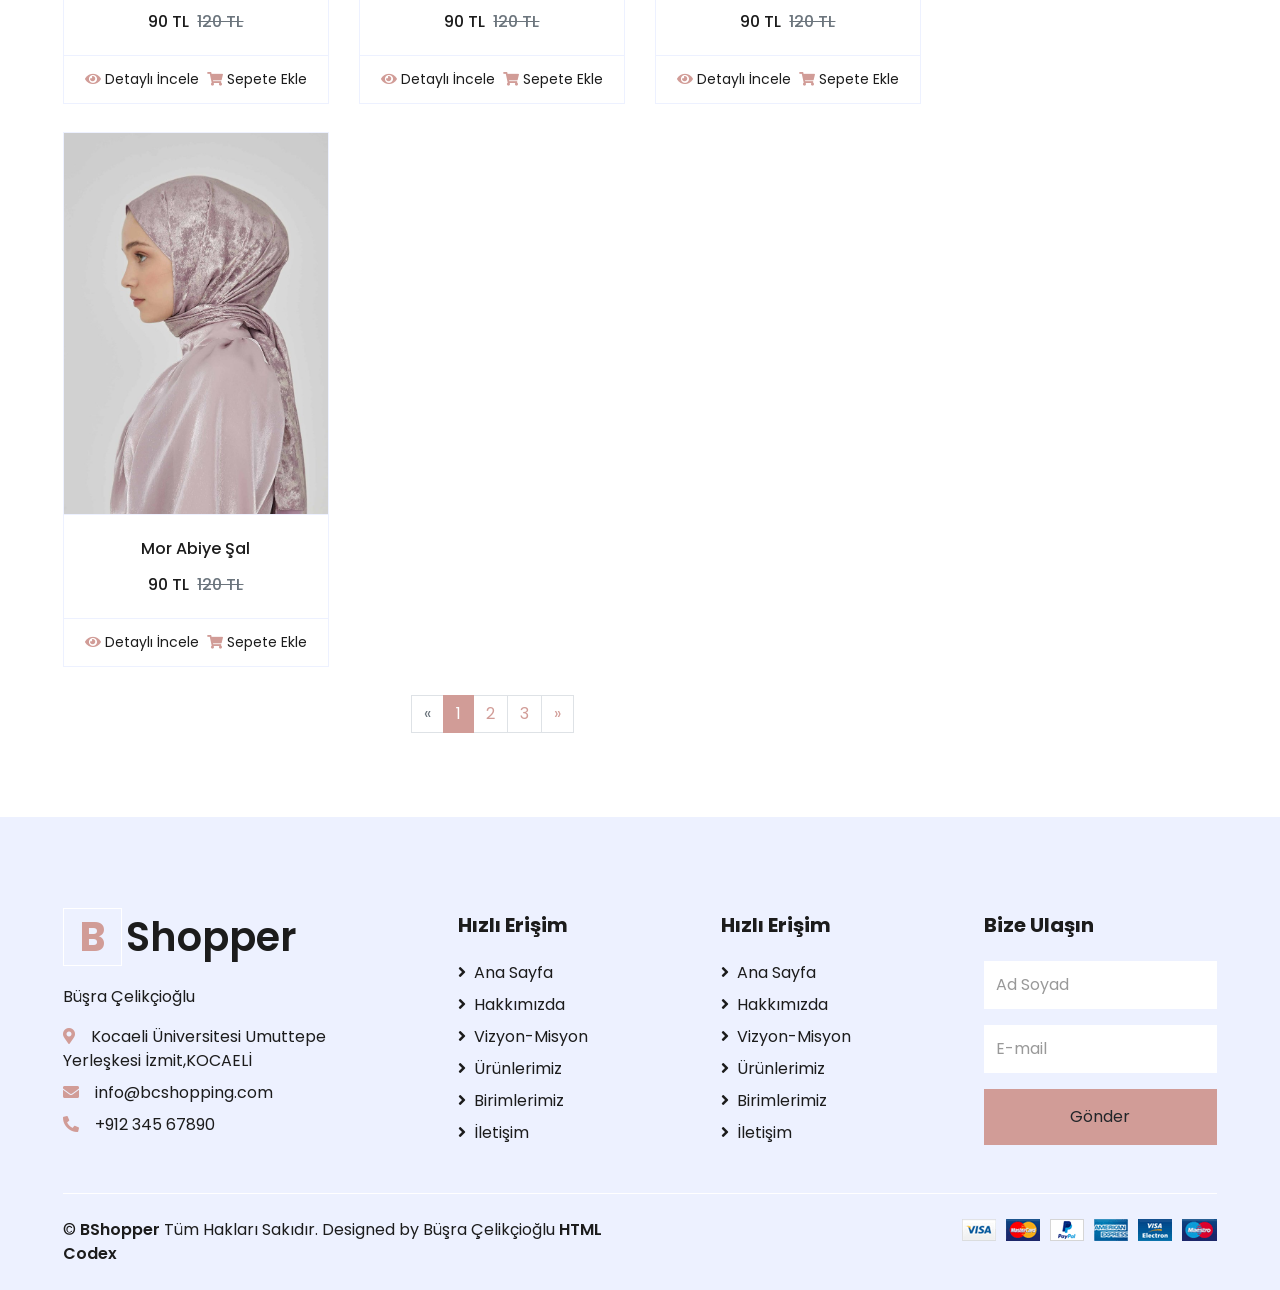
<file: abiyesallar.html>
<!DOCTYPE html>
<html lang="en">

<head>
    <meta charset="utf-8">
    <title>BShopper </title>
    <meta content="width=device-width, initial-scale=1.0" name="viewport">
    <meta content="Free HTML Templates" name="keywords">
    <meta content="Free HTML Templates" name="description">

    <!-- Favicon -->
    <link href="img/favicon.ico" rel="icon">

    <!-- Google Web Fonts -->
    <link rel="preconnect" href="https://fonts.gstatic.com">
    <link href="https://fonts.googleapis.com/css2?family=Poppins:wght@100;200;300;400;500;600;700;800;900&display=swap" rel="stylesheet"> 

    <!-- Font Awesome -->
    <link href="https://cdnjs.cloudflare.com/ajax/libs/font-awesome/5.10.0/css/all.min.css" rel="stylesheet">

    <!-- Libraries Stylesheet -->
    <link href="lib/owlcarousel/assets/owl.carousel.min.css" rel="stylesheet">

    <!-- Customized Bootstrap Stylesheet -->
    <link href="css/style.css" rel="stylesheet">
</head>

<body>
    <!-- Topbar Start -->
    
        <div class="row align-items-center py-3 px-xl-5">
            <div class="col-lg-3 d-none d-lg-block">
                <a href="index.html" class="text-decoration-none">
                    <h1 class="m-0 display-5 font-weight-semi-bold"><span class="text-primary font-weight-bold border px-3 mr-1">B</span>Shopper</h1>
                </a>
            </div>
            <div class="col-lg-6 col-6 text-left">
                <form action="">
                    <div class="input-group">
                        <input type="text" class="form-control" placeholder="Ürün Arama">
                        <div class="input-group-append">
                            <span class="input-group-text bg-transparent text-primary">
                                <i class="fa fa-search"></i>
                            </span>
                        </div>
                    </div>
                </form>
            </div>
            <div class="col-lg-3 col-6 text-right">
                <a href="" class="btn border">
                    <i class="fas fa-heart text-primary"></i>
                    <span class="badge">0</span>
                </a>
                <a href="" class="btn border">
                    <i class="fas fa-shopping-cart text-primary"></i>
                    <span class="badge">0</span>
                </a>
            </div>
        </div>
    </div>
    <!-- Topbar End -->


    <!-- Navbar Start -->
    <div class="container-fluid">
        <div class="row border-top px-xl-5">
            <div class="col-lg-3 d-none d-lg-block">
                <a class="btn shadow-none d-flex align-items-center justify-content-between bg-primary text-white w-100" data-toggle="collapse" href="#navbar-vertical" style="height: 65px; margin-top: -1px; padding: 0 30px;">
                    <h6 class="m-0">Kategoriler</h6>
                    <i class="fa fa-angle-down text-dark"></i>
                </a>
                <nav class="collapse position-absolute navbar navbar-vertical navbar-light align-items-start p-0 border border-top-0 border-bottom-0 bg-light" id="navbar-vertical" style="width: calc(100% - 30px); z-index: 1;">
                    <div class="navbar-nav w-100 overflow-hidden" style="height: 410px">
                        <div class="nav-item dropdown">
                            <a href="#" class="nav-link" data-toggle="dropdown">Şallar<i class="fa fa-angle-down float-right mt-1"></i></a>
                            <div class="dropdown-menu position-absolute bg-secondary border-0 rounded-0 w-100 m-0">
                                <a href="duzsallar.html" class="dropdown-item">Düz Şallar</a>
                                <a href="abiyesallar.html" class="dropdown-item">Abiye Şallar</a>
                                <a href="desenlisallar.html" class="dropdown-item">Desenli Şallar</a>
                            </div>
                        </div>
                       <div class="navbar-nav w-100 overflow-hidden" style="height: 410px">
                        <div class="nav-item dropdown">
                            <a href="#" class="nav-link" data-toggle="dropdown">Aksesuarlar<i class="fa fa-angle-down float-right mt-1"></i></a>
                            <div class="dropdown-menu position-absolute bg-secondary border-0 rounded-0 w-100 m-0">
                                <a href="gozlukler.html" class="dropdown-item">Gözlükler</a>
                                <a href="kolyeveyuzuk.html" class="dropdown-item">Kolye ve Yüzükler</a>
            
                            </div>
                        </div>
                    </div>
                </nav>
            </div>
            <div class="col-lg-9">
                <nav class="navbar navbar-expand-lg bg-light navbar-light py-3 py-lg-0 px-0">
                    <a href="" class="text-decoration-none d-block d-lg-none">
                        <h1 class="m-0 display-5 font-weight-semi-bold"><span class="text-primary font-weight-bold border px-3 mr-1">B</span>Shopper</h1>
                    </a>
                    <button type="button" class="navbar-toggler" data-toggle="collapse" data-target="#navbarCollapse">
                        <span class="navbar-toggler-icon"></span>
                    </button>
                    <div class="collapse navbar-collapse justify-content-between" id="navbarCollapse">
                        <div class="navbar-nav mr-auto py-0">
                            <a href="index.html" class="nav-item nav-link active">Ana Sayfa</a>
                            <a href="shop.html" class="nav-item nav-link">Hakkımızda</a>
                            <a href="detail.html" class="nav-item nav-link">Vizyon-Misyon</a>
                            <div class="nav-item dropdown">
                                <a href="#" class="nav-link dropdown-toggle" data-toggle="dropdown">Ürünlerimiz</a>
                                <div class="dropdown-menu rounded-0 m-0">
                                    <a href="#" class="nav-link" data-toggle="dropdown">Şallar</a>
                                  <ul>
                                       <li> <a href="duzsallar.html" class="dropdown-item">Düz Şallar</a></li>
                                       <li> <a href="abiyesallar.html" class="dropdown-item">Abiye Şallar</a></li>
                                        <li> <a href="desenlisallar.html" class="dropdown-item">Desenli Şallar</a></li>
                                  </ul>
                                    <a href="checkout.html" class="dropdown-item">Aksesuarlar</a>
                                    <ul>
                                        <li> <a href="gozlukler.html" class="dropdown-item">Gözlükler</a></li>
                                        <li> <a href="kolyeveyuzuk.html" class="dropdown-item">Kolye ve Yüzükler </a></li>
                                   </ul>
                                </div>
                            </div>
                            <div class="nav-item dropdown">
                                <a href="#" class="nav-link dropdown-toggle" data-toggle="dropdown">Birimlerimiz</a>
                                <div class="dropdown-menu rounded-0 m-0">
                                    <a href="magazalarimiz.html" class="dropdown-item">Mağazalarımız</a>
                                    <a href="outlet.html" class="dropdown-item">Outlet</a>
                                    <a href="duyurular.html" class="dropdown-item">Kampanyalı Ürünler</a>
                                </div>
                            </div>
                            <a href="contact.html" class="nav-item nav-link">İletişim</a>
                        </div>
                        <div class="navbar-nav ml-auto py-0">
                     
                            <a href="girisyap.html" class="nav-item nav-link">Giriş</a>
                            <a href="kayitol.html" class="nav-item nav-link">Kayıt Ol</a>
                        </div>
                    </div>
                </nav>
                </div>
            </div>
        </div>
    </div>
    <!-- Navbar End -->


    <!-- Page Header Start -->
    <div class="container-fluid bg-secondary mb-5">
        <div class="d-flex flex-column align-items-center justify-content-center" style="min-height: 300px">
            <h1 class="font-weight-semi-bold text-uppercase mb-3">Abiye Şallar</h1>
            <div class="d-inline-flex">
                <p class="m-0"><a href="index.html">Ana Sayfa</a></p>
                <p class="m-0 px-2">-</p>
                <p class="m-0">Abiye Şallar</p>
            </div>
        </div>
    </div>
    <!-- Page Header End -->


    <!-- Cart Start -->
  
    <!-- Cart End -->
<!-- Shop Start -->
<div class="container-fluid pt-5">
    <div class="row px-xl-5">
        <!-- Shop Sidebar Start -->
        
            <!-- Price Start -->
        
            <!-- Price End -->
            
            <!-- Color Start -->
       
            <!-- Color End -->

            <!-- Size Start -->
            
            <!-- Size End -->
    
        <!-- Shop Sidebar End -->


        <!-- Shop Product Start -->
        <div class="col-lg-9 col-md-12">
            <div class="row pb-3">
                <div class="col-12 pb-1">
                    <div class="d-flex align-items-center justify-content-between mb-4">
                        <form action="">
                            <div class="input-group">
                                <input type="text" class="form-control" placeholder="Ürün Ara">
                                <div class="input-group-append">
                                    <span class="input-group-text bg-transparent text-primary">
                                        <i class="fa fa-search"></i>
                                    </span>
                                </div>
                            </div>
                        </form>
                        <div class="dropdown ml-4">
                            
                            
                        </div>
                    </div>
                </div>
                <div class="col-lg-4 col-md-6 col-sm-12 pb-1">
                    <div class="card product-item border-0 mb-4">
                        <div class="card-header product-img position-relative overflow-hidden bg-transparent border p-0">
                            <img class="img-fluid w-100" src="img/siyahabiye.jpg" alt="Siyah Abiye Şal">
                        </div>
                        <div class="card-body border-left border-right text-center p-0 pt-4 pb-3">
                            <h6 class="text-truncate mb-3">Siyah Abiye Şal</h6>
                            <div class="d-flex justify-content-center">
                                <h6>90 TL</h6><h6 class="text-muted ml-2"><del>120 TL</del></h6>
                            </div>
                        </div>
                        <div class="card-footer d-flex justify-content-between bg-light border">
                            <a href="siyahduz.html" class="btn btn-sm text-dark p-0"><i class="fas fa-eye text-primary mr-1"></i>Detaylı İncele</a>
                            <a href="odeme.html" class="btn btn-sm text-dark p-0"><i class="fas fa-shopping-cart text-primary mr-1"></i>Sepete Ekle</a>
                        </div>
                    </div>
                </div>
                <div class="col-lg-4 col-md-6 col-sm-12 pb-1">
                    <div class="card product-item border-0 mb-4">
                        <div class="card-header product-img position-relative overflow-hidden bg-transparent border p-0">
                            <img class="img-fluid w-100" src="img/kirmiziabiye.jpg" alt="Kırmızı Abiye Şal">
                        </div>
                        <div class="card-body border-left border-right text-center p-0 pt-4 pb-3">
                            <h6 class="text-truncate mb-3">Kırmızı Abiye Şal</h6>
                            <div class="d-flex justify-content-center">
                                <h6>90 TL</h6><h6 class="text-muted ml-2"><del>120 TL</del></h6>
                            </div>
                        </div>
                        <div class="card-footer d-flex justify-content-between bg-light border">
                            <a href="siyahduz.html" class="btn btn-sm text-dark p-0"><i class="fas fa-eye text-primary mr-1"></i>Detaylı İncele</a>
                            <a href="odeme.html" class="btn btn-sm text-dark p-0"><i class="fas fa-shopping-cart text-primary mr-1"></i>Sepete Ekle</a>
                        </div>
                    </div>
                </div>
                <div class="col-lg-4 col-md-6 col-sm-12 pb-1">
                    <div class="card product-item border-0 mb-4">
                        <div class="card-header product-img position-relative overflow-hidden bg-transparent border p-0">
                            <img class="img-fluid w-100" src="img/maviabiye.jpg" alt="">
                        </div>
                        <div class="card-body border-left border-right text-center p-0 pt-4 pb-3">
                            <h6 class="text-truncate mb-3">Mavi Abiye Şal</h6>
                            <div class="d-flex justify-content-center">
                                <h6>90 TL</h6><h6 class="text-muted ml-2"><del>120 TL</del></h6>
                            </div>
                        </div>
                        <div class="card-footer d-flex justify-content-between bg-light border">
                            <a href="siyahduz.html" class="btn btn-sm text-dark p-0"><i class="fas fa-eye text-primary mr-1"></i>Detaylı İncele</a>
                            <a href="odeme.html" class="btn btn-sm text-dark p-0"><i class="fas fa-shopping-cart text-primary mr-1"></i>Sepete Ekle</a>
                        </div>
                    </div>
                </div>
                <div class="col-lg-4 col-md-6 col-sm-12 pb-1">
                    <div class="card product-item border-0 mb-4">
                        <div class="card-header product-img position-relative overflow-hidden bg-transparent border p-0">
                            <img class="img-fluid w-100" src="img/griabiye.jpg" alt="">
                        </div>
                        <div class="card-body border-left border-right text-center p-0 pt-4 pb-3">
                            <h6 class="text-truncate mb-3">Gri Abiye Şal</h6>
                            <div class="d-flex justify-content-center">
                                <h6>90 TL</h6><h6 class="text-muted ml-2"><del>120 TL</del></h6>
                            </div>
                        </div>
                        <div class="card-footer d-flex justify-content-between bg-light border">
                            <a href="siyahduz.html" class="btn btn-sm text-dark p-0"><i class="fas fa-eye text-primary mr-1"></i>Detaylı İncele</a>
                            <a href="odeme.html" class="btn btn-sm text-dark p-0"><i class="fas fa-shopping-cart text-primary mr-1"></i>Sepete Ekle</a>
                        </div>
                    </div>
                </div>
                <div class="col-lg-4 col-md-6 col-sm-12 pb-1">
                    <div class="card product-item border-0 mb-4">
                        <div class="card-header product-img position-relative overflow-hidden bg-transparent border p-0">
                            <img class="img-fluid w-100" src="img/vizonabiye.jpg" alt="">
                        </div>
                        <div class="card-body border-left border-right text-center p-0 pt-4 pb-3">
                            <h6 class="text-truncate mb-3">Vizon Abiye Şall</h6>
                            <div class="d-flex justify-content-center">
                                <h6>90 TL</h6><h6 class="text-muted ml-2"><del>120 TL</del></h6>
                            </div>
                        </div>
                        <div class="card-footer d-flex justify-content-between bg-light border">
                            <a href="siyahduz.html" class="btn btn-sm text-dark p-0"><i class="fas fa-eye text-primary mr-1"></i>Detaylı İncele</a>
                            <a href="odeme.html" class="btn btn-sm text-dark p-0"><i class="fas fa-shopping-cart text-primary mr-1"></i>Sepete Ekle</a>
                        </div>
                    </div>
                </div>
                <div class="col-lg-4 col-md-6 col-sm-12 pb-1">
                    <div class="card product-item border-0 mb-4">
                        <div class="card-header product-img position-relative overflow-hidden bg-transparent border p-0">
                            <img class="img-fluid w-100" src="img/beyazabiye.jpg" alt="">
                        </div>
                        <div class="card-body border-left border-right text-center p-0 pt-4 pb-3">
                            <h6 class="text-truncate mb-3">Beyaz Abiye Şal</h6>
                            <div class="d-flex justify-content-center">
                                <h6>90 TL</h6><h6 class="text-muted ml-2"><del>120 TL</del></h6>
                            </div>
                        </div>
                        <div class="card-footer d-flex justify-content-between bg-light border">
                            <a href="siyahduz.html" class="btn btn-sm text-dark p-0"><i class="fas fa-eye text-primary mr-1"></i>Detaylı İncele</a>
                            <a href="odeme.html" class="btn btn-sm text-dark p-0"><i class="fas fa-shopping-cart text-primary mr-1"></i>Sepete Ekle</a>
                        </div>
                    </div>
                </div>
                <div class="col-lg-4 col-md-6 col-sm-12 pb-1">
                    <div class="card product-item border-0 mb-4">
                        <div class="card-header product-img position-relative overflow-hidden bg-transparent border p-0">
                            <img class="img-fluid w-100" src="img/morabiye.jpg" alt="">
                        </div>
                        <div class="card-body border-left border-right text-center p-0 pt-4 pb-3">
                            <h6 class="text-truncate mb-3">Mor Abiye Şal</h6>
                            <div class="d-flex justify-content-center">
                                <h6>90 TL</h6><h6 class="text-muted ml-2"><del>120 TL</del></h6>
                            </div>
                        </div>
                        <div class="card-footer d-flex justify-content-between bg-light border">
                            <a href="siyahduz.html" class="btn btn-sm text-dark p-0"><i class="fas fa-eye text-primary mr-1"></i>Detaylı İncele</a>
                            <a href="odeme.html" class="btn btn-sm text-dark p-0"><i class="fas fa-shopping-cart text-primary mr-1"></i>Sepete Ekle</a>
                        </div>
                    </div>
                </div>
                
                <div class="col-12 pb-1">
                    <nav aria-label="Page navigation">
                      <ul class="pagination justify-content-center mb-3">
                        <li class="page-item disabled">
                          <a class="page-link" href="#" aria-label="Previous">
                            <span aria-hidden="true">&laquo;</span>
                            <span class="sr-only">Previous</span>
                          </a>
                        </li>
                        <li class="page-item active"><a class="page-link" href="#">1</a></li>
                        <li class="page-item"><a class="page-link" href="#">2</a></li>
                        <li class="page-item"><a class="page-link" href="#">3</a></li>
                        <li class="page-item">
                          <a class="page-link" href="#" aria-label="Next">
                            <span aria-hidden="true">&raquo;</span>
                            <span class="sr-only">Next</span>
                          </a>
                        </li>
                      </ul>
                    </nav>
                </div>
            </div>
        </div>
        <!-- Shop Product End -->
    </div>
</div>
<!-- Shop End -->



    <!-- Footer Start -->
    <div class="container-fluid bg-secondary text-dark mt-5 pt-5">
        <div class="row px-xl-5 pt-5">
            <div class="col-lg-4 col-md-12 mb-5 pr-3 pr-xl-5">
                <a href="index.html" class="text-decoration-none">
                    <h1 class="mb-4 display-5 font-weight-semi-bold"><span class="text-primary font-weight-bold border border-white px-3 mr-1">B</span>Shopper</h1>
                </a>
                <p>Büşra Çelikçioğlu</p>
                <p class="mb-2"><i class="fa fa-map-marker-alt text-primary mr-3"></i>Kocaeli Üniversitesi Umuttepe Yerleşkesi İzmit,KOCAELİ</p>
                <p class="mb-2"><i class="fa fa-envelope text-primary mr-3"></i>info@bcshopping.com</p>
                <p class="mb-0"><i class="fa fa-phone-alt text-primary mr-3"></i>+912 345 67890</p>
            </div>
            <div class="col-lg-8 col-md-12">
                <div class="row">
                    <div class="col-md-4 mb-5">
                        <h5 class="font-weight-bold text-dark mb-4">Hızlı Erişim</h5>
                        <div class="d-flex flex-column justify-content-start">
                            <a class="text-dark mb-2" href="index.html"><i class="fa fa-angle-right mr-2"></i>Ana Sayfa</a>
                            <a class="text-dark mb-2" href="shop.html"><i class="fa fa-angle-right mr-2"></i>Hakkımızda</a>
                            <a class="text-dark mb-2" href="detail.html"><i class="fa fa-angle-right mr-2"></i>Vizyon-Misyon</a>
                            <a class="text-dark mb-2" href="cart.html"><i class="fa fa-angle-right mr-2"></i>Ürünlerimiz</a>
                            <a class="text-dark mb-2" href="checkout.html"><i class="fa fa-angle-right mr-2"></i>Birimlerimiz</a>
                            <a class="text-dark" href="contact.html"><i class="fa fa-angle-right mr-2"></i>İletişim</a>
                        </div>
                    </div>
                            <div class="col-md-4 mb-5">
                                <h5 class="font-weight-bold text-dark mb-4">Hızlı Erişim</h5>
                                <div class="d-flex flex-column justify-content-start">
                                    <a class="text-dark mb-2" href="index.html"><i class="fa fa-angle-right mr-2"></i>Ana Sayfa</a>
                                    <a class="text-dark mb-2" href="shop.html"><i class="fa fa-angle-right mr-2"></i>Hakkımızda</a>
                                    <a class="text-dark mb-2" href="detail.html"><i class="fa fa-angle-right mr-2"></i>Vizyon-Misyon</a>
                                    <a class="text-dark mb-2" href="cart.html"><i class="fa fa-angle-right mr-2"></i>Ürünlerimiz</a>
                                    <a class="text-dark mb-2" href="checkout.html"><i class="fa fa-angle-right mr-2"></i>Birimlerimiz</a>
                                    <a class="text-dark" href="contact.html"><i class="fa fa-angle-right mr-2"></i>İletişim</a>
                                </div>
                            </div>
                    <div class="col-md-4 mb-5">
                        <h5 class="font-weight-bold text-dark mb-4">Bize Ulaşın</h5>
                        <form action="">
                            <div class="form-group">
                                <input type="text" class="form-control border-0 py-4" placeholder="Ad Soyad" required="required" />
                            </div>
                            <div class="form-group">
                                <input type="email" class="form-control border-0 py-4" placeholder="E-mail"
                                    required="required" />
                            </div>
                            <div>
                                <button class="btn btn-primary btn-block border-0 py-3" type="submit">Gönder</button>
                            </div>
                        </form>
                    </div>
                </div>
            </div>
        </div>
        <div class="row border-top border-light mx-xl-5 py-4">
            <div class="col-md-6 px-xl-0">
                <p class="mb-md-0 text-center text-md-left text-dark">
                    &copy; <a class="text-dark font-weight-semi-bold" href="#">BShopper</a> Tüm Hakları Sakıdır. Designed
                    by Büşra Çelikçioğlu
                    <a class="text-dark font-weight-semi-bold" href="https://htmlcodex.com">HTML Codex</a>
                </p>
            </div>
            <div class="col-md-6 px-xl-0 text-center text-md-right">
                <img class="img-fluid" src="img/payments.png" alt="">
            </div>
        </div>
    </div>
    <!-- Footer End -->


    <!-- Back to Top -->
    <a href="#" class="btn btn-primary back-to-top"><i class="fa fa-angle-double-up"></i></a>


    <!-- JavaScript Libraries -->
    <script src="https://code.jquery.com/jquery-3.4.1.min.js"></script>
    <script src="https://stackpath.bootstrapcdn.com/bootstrap/4.4.1/js/bootstrap.bundle.min.js"></script>
    <script src="lib/easing/easing.min.js"></script>
    <script src="lib/owlcarousel/owl.carousel.min.js"></script>

    <!-- Contact Javascript File -->
    <script src="mail/jqBootstrapValidation.min.js"></script>
    <script src="mail/contact.js"></script>

    <!-- Template Javascript -->
    <script src="js/main.js"></script>
</body>

</html>
</file>
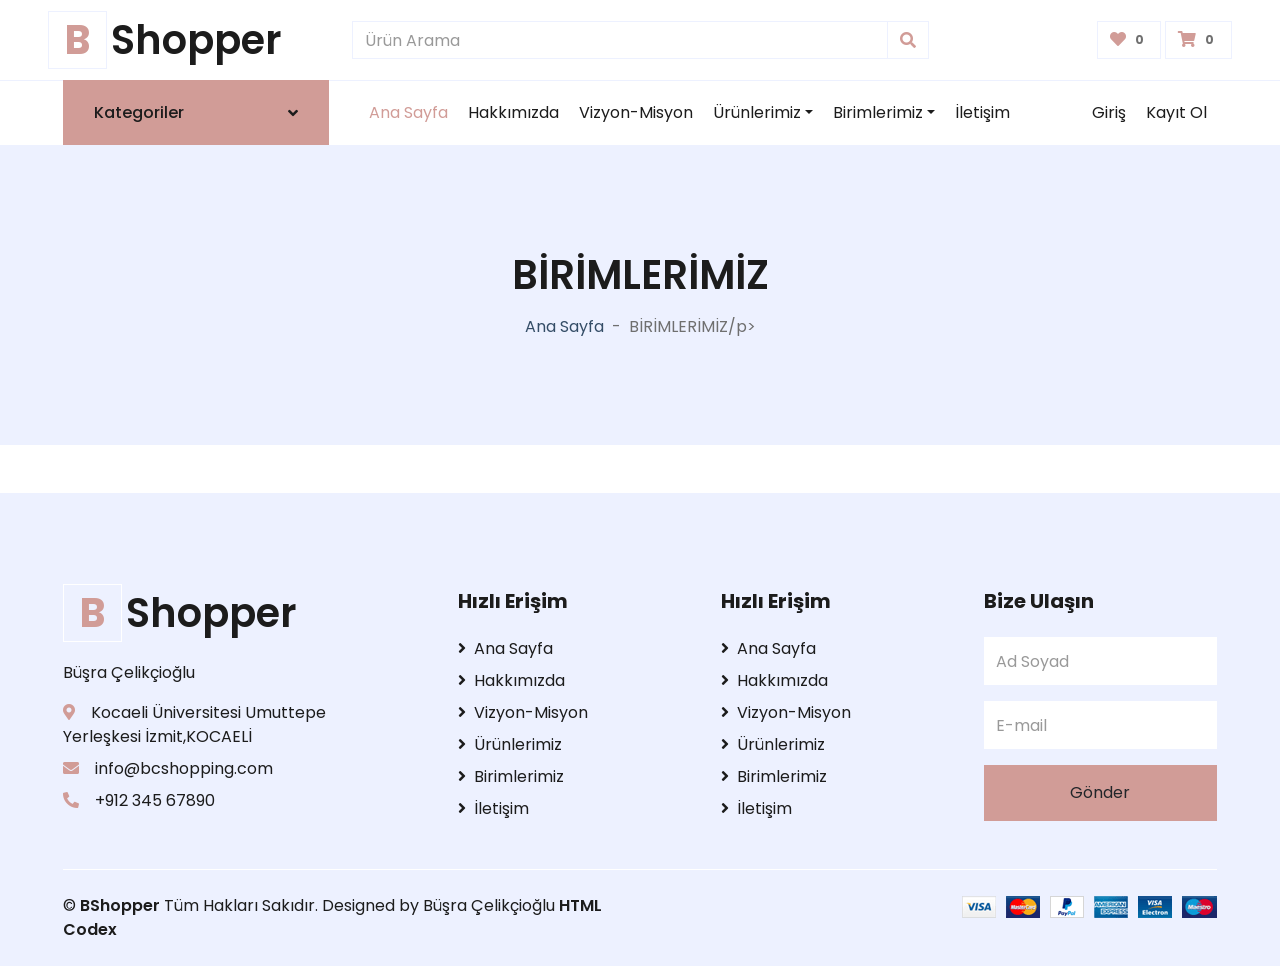
<file: birimlerimiz.html>
<!DOCTYPE html>
<html lang="en">

<head>
    <meta charset="utf-8">
    <title>BShopper</title>
    <meta content="width=device-width, initial-scale=1.0" name="viewport">
    <meta content="Free HTML Templates" name="keywords">
    <meta content="Free HTML Templates" name="description">

    <!-- Favicon -->
    <link href="img/favicon.ico" rel="icon">

    <!-- Google Web Fonts -->
    <link rel="preconnect" href="https://fonts.gstatic.com">
    <link href="https://fonts.googleapis.com/css2?family=Poppins:wght@100;200;300;400;500;600;700;800;900&display=swap" rel="stylesheet"> 

    <!-- Font Awesome -->
    <link href="https://cdnjs.cloudflare.com/ajax/libs/font-awesome/5.10.0/css/all.min.css" rel="stylesheet">

    <!-- Libraries Stylesheet -->
    <link href="lib/owlcarousel/assets/owl.carousel.min.css" rel="stylesheet">

    <!-- Customized Bootstrap Stylesheet -->
    <link href="css/style.css" rel="stylesheet">
</head>

<body>
    <!-- Topbar Start -->
    
        <div class="row align-items-center py-3 px-xl-5">
            <div class="col-lg-3 d-none d-lg-block">
                <a href="index.html" class="text-decoration-none">
                    <h1 class="m-0 display-5 font-weight-semi-bold"><span class="text-primary font-weight-bold border px-3 mr-1">B</span>Shopper</h1>
                </a>
            </div>
            <div class="col-lg-6 col-6 text-left">
                <form action="">
                    <div class="input-group">
                        <input type="text" class="form-control" placeholder="Ürün Arama">
                        <div class="input-group-append">
                            <span class="input-group-text bg-transparent text-primary">
                                <i class="fa fa-search"></i>
                            </span>
                        </div>
                    </div>
                </form>
            </div>
            <div class="col-lg-3 col-6 text-right">
                <a href="" class="btn border">
                    <i class="fas fa-heart text-primary"></i>
                    <span class="badge">0</span>
                </a>
                <a href="" class="btn border">
                    <i class="fas fa-shopping-cart text-primary"></i>
                    <span class="badge">0</span>
                </a>
            </div>
        </div>
    </div>
    <!-- Topbar End -->


    <!-- Navbar Start -->
    <div class="container-fluid">
        <div class="row border-top px-xl-5">
            <div class="col-lg-3 d-none d-lg-block">
                <a class="btn shadow-none d-flex align-items-center justify-content-between bg-primary text-white w-100" data-toggle="collapse" href="#navbar-vertical" style="height: 65px; margin-top: -1px; padding: 0 30px;">
                    <h6 class="m-0">Kategoriler</h6>
                    <i class="fa fa-angle-down text-dark"></i>
                </a>
                <nav class="collapse position-absolute navbar navbar-vertical navbar-light align-items-start p-0 border border-top-0 border-bottom-0 bg-light" id="navbar-vertical">
                    <div class="navbar-nav w-100 overflow-hidden" style="height: 410px">
                        <div class="nav-item dropdown">
                            <a href="#" class="nav-link" data-toggle="dropdown">Şallar<i class="fa fa-angle-down float-right mt-1"></i></a>
                            <div class="dropdown-menu position-absolute bg-secondary border-0 rounded-0 w-100 m-0">
                                <a href="duzsallar.html" class="dropdown-item">Düz Şallar</a>
                                <a href="abiyesallar.html" class="dropdown-item">Abiye Şallar</a>
                                <a href="desenlisallar.html" class="dropdown-item">Desenli Şallar</a>
                            </div>
                        </div>
                       <div class="navbar-nav w-100 overflow-hidden" style="height: 410px">
                        <div class="nav-item dropdown">
                            <a href="#" class="nav-link" data-toggle="dropdown">Aksesuarlar<i class="fa fa-angle-down float-right mt-1"></i></a>
                            <div class="dropdown-menu position-absolute bg-secondary border-0 rounded-0 w-100 m-0">
                                <a href="gozlukler.html" class="dropdown-item">Gözlükler</a>
                                <a href="kolyeveyuzuk.html" class="dropdown-item">Kolye ve Yüzükler</a>
            
                            </div>
                        </div>
                    </div>
                </nav>
            </div>
            <div class="col-lg-9">
                <nav class="navbar navbar-expand-lg bg-light navbar-light py-3 py-lg-0 px-0">
                    <a href="" class="text-decoration-none d-block d-lg-none">
                        <h1 class="m-0 display-5 font-weight-semi-bold"><span class="text-primary font-weight-bold border px-3 mr-1">B</span>Shopper</h1>
                    </a>
                    <button type="button" class="navbar-toggler" data-toggle="collapse" data-target="#navbarCollapse">
                        <span class="navbar-toggler-icon"></span>
                    </button>
                    <div class="collapse navbar-collapse justify-content-between" id="navbarCollapse">
                        <div class="navbar-nav mr-auto py-0">
                            <a href="index.html" class="nav-item nav-link active">Ana Sayfa</a>
                            <a href="shop.html" class="nav-item nav-link">Hakkımızda</a>
                            <a href="detail.html" class="nav-item nav-link">Vizyon-Misyon</a>
                            <div class="nav-item dropdown">
                                <a href="#" class="nav-link dropdown-toggle" data-toggle="dropdown">Ürünlerimiz</a>
                                <div class="dropdown-menu rounded-0 m-0">
                                    <a href="#" class="nav-link" data-toggle="dropdown">Şallar</a>
                                  <ul>
                                       <li> <a href="duzsallar.html" class="dropdown-item">Düz Şallar</a></li>
                                       <li> <a href="abiyesallar.html" class="dropdown-item">Abiye Şallar</a></li>
                                        <li> <a href="desenlisallar.html" class="dropdown-item">Desenli Şallar</a></li>
                                  </ul>
                                    <a href="checkout.html" class="dropdown-item">Aksesuarlar</a>
                                    <ul>
                                        <li> <a href="gozlukler.html" class="dropdown-item">Gözlükler</a></li>
                                        <li> <a href="kolyeveyuzuk.html" class="dropdown-item">Kolye ve Yüzükler </a></li>
                                   </ul>
                                </div>
                            </div>
                            <div class="nav-item dropdown">
                                <a href="#" class="nav-link dropdown-toggle" data-toggle="dropdown">Birimlerimiz</a>
                                <div class="dropdown-menu rounded-0 m-0">
                                    <a href="magazalarimiz.html" class="dropdown-item">Mağazalarımız</a>
                                    <a href="outlet.html" class="dropdown-item">Outlet</a>
                                    <a href="duyurular.html" class="dropdown-item">Kampanyalı Ürünler</a>
                                </div>
                            </div>
                            <a href="contact.html" class="nav-item nav-link">İletişim</a>
                        </div>
                        <div class="navbar-nav ml-auto py-0">
                     
                            <a href="girisyap.html" class="nav-item nav-link">Giriş</a>
                            <a href="kayitol.html" class="nav-item nav-link">Kayıt Ol</a>
                        </div>
                    </div>
                </nav>
                </div>
            </div>
        </div>
    </div>
    <!-- Navbar End -->


    <!-- Page Header Start -->
    <div class="container-fluid bg-secondary mb-5">
        <div class="d-flex flex-column align-items-center justify-content-center" style="min-height: 300px">
            <h1 class="font-weight-semi-bold text-uppercase mb-3">BİRİMLERİMİZ</h1>
            <div class="d-inline-flex">
                <p class="m-0"><a href="index.html">Ana Sayfa </a></p>
                <p class="m-0 px-2">-</p>
                <p class="m-0">BİRİMLERİMİZ/p>
            </div>
        </div>
    </div>
    <!-- Page Header End -->


    <!-- Checkout Start 
    <div class="container-fluid pt-5">
        <div class="row px-xl-5">
            <div class="col-lg-8">
                <div class="mb-4">
                    <h4 class="font-weight-semi-bold mb-4">Billing Address</h4>
                    <div class="row">
                        <div class="col-md-6 form-group">
                            <label>First Name</label>
                            <input class="form-control" type="text" placeholder="John">
                        </div>
                        <div class="col-md-6 form-group">
                            <label>Last Name</label>
                            <input class="form-control" type="text" placeholder="Doe">
                        </div>
                        <div class="col-md-6 form-group">
                            <label>E-mail</label>
                            <input class="form-control" type="text" placeholder="example@email.com">
                        </div>
                        <div class="col-md-6 form-group">
                            <label>Mobile No</label>
                            <input class="form-control" type="text" placeholder="+123 456 789">
                        </div>
                        <div class="col-md-6 form-group">
                            <label>Address Line 1</label>
                            <input class="form-control" type="text" placeholder="123 Street">
                        </div>
                        <div class="col-md-6 form-group">
                            <label>Address Line 2</label>
                            <input class="form-control" type="text" placeholder="123 Street">
                        </div>
                        <div class="col-md-6 form-group">
                            <label>Country</label>
                            <select class="custom-select">
                                <option selected>United States</option>
                                <option>Afghanistan</option>
                                <option>Albania</option>
                                <option>Algeria</option>
                            </select>
                        </div>
                        <div class="col-md-6 form-group">
                            <label>City</label>
                            <input class="form-control" type="text" placeholder="New York">
                        </div>
                        <div class="col-md-6 form-group">
                            <label>State</label>
                            <input class="form-control" type="text" placeholder="New York">
                        </div>
                        <div class="col-md-6 form-group">
                            <label>ZIP Code</label>
                            <input class="form-control" type="text" placeholder="123">
                        </div>
                        <div class="col-md-12 form-group">
                            <div class="custom-control custom-checkbox">
                                <input type="checkbox" class="custom-control-input" id="newaccount">
                                <label class="custom-control-label" for="newaccount">Create an account</label>
                            </div>
                        </div>
                        <div class="col-md-12 form-group">
                            <div class="custom-control custom-checkbox">
                                <input type="checkbox" class="custom-control-input" id="shipto">
                                <label class="custom-control-label" for="shipto"  data-toggle="collapse" data-target="#shipping-address">Ship to different address</label>
                            </div>
                        </div>
                    </div>
                </div>
                <div class="collapse mb-4" id="shipping-address">
                    <h4 class="font-weight-semi-bold mb-4">Shipping Address</h4>
                    <div class="row">
                        <div class="col-md-6 form-group">
                            <label>First Name</label>
                            <input class="form-control" type="text" placeholder="John">
                        </div>
                        <div class="col-md-6 form-group">
                            <label>Last Name</label>
                            <input class="form-control" type="text" placeholder="Doe">
                        </div>
                        <div class="col-md-6 form-group">
                            <label>E-mail</label>
                            <input class="form-control" type="text" placeholder="example@email.com">
                        </div>
                        <div class="col-md-6 form-group">
                            <label>Mobile No</label>
                            <input class="form-control" type="text" placeholder="+123 456 789">
                        </div>
                        <div class="col-md-6 form-group">
                            <label>Address Line 1</label>
                            <input class="form-control" type="text" placeholder="123 Street">
                        </div>
                        <div class="col-md-6 form-group">
                            <label>Address Line 2</label>
                            <input class="form-control" type="text" placeholder="123 Street">
                        </div>
                        <div class="col-md-6 form-group">
                            <label>Country</label>
                            <select class="custom-select">
                                <option selected>United States</option>
                                <option>Afghanistan</option>
                                <option>Albania</option>
                                <option>Algeria</option>
                            </select>
                        </div>
                        <div class="col-md-6 form-group">
                            <label>City</label>
                            <input class="form-control" type="text" placeholder="New York">
                        </div>
                        <div class="col-md-6 form-group">
                            <label>State</label>
                            <input class="form-control" type="text" placeholder="New York">
                        </div>
                        <div class="col-md-6 form-group">
                            <label>ZIP Code</label>
                            <input class="form-control" type="text" placeholder="123">
                        </div>
                    </div>
                </div>
            </div>
            <div class="col-lg-4">
                <div class="card border-secondary mb-5">
                    <div class="card-header bg-secondary border-0">
                        <h4 class="font-weight-semi-bold m-0">Order Total</h4>
                    </div>
                    <div class="card-body">
                        <h5 class="font-weight-medium mb-3">Products</h5>
                        <div class="d-flex justify-content-between">
                            <p>Colorful Stylish Shirt 1</p>
                            <p>$150</p>
                        </div>
                        <div class="d-flex justify-content-between">
                            <p>Colorful Stylish Shirt 2</p>
                            <p>$150</p>
                        </div>
                        <div class="d-flex justify-content-between">
                            <p>Colorful Stylish Shirt 3</p>
                            <p>$150</p>
                        </div>
                        <hr class="mt-0">
                        <div class="d-flex justify-content-between mb-3 pt-1">
                            <h6 class="font-weight-medium">Subtotal</h6>
                            <h6 class="font-weight-medium">$150</h6>
                        </div>
                        <div class="d-flex justify-content-between">
                            <h6 class="font-weight-medium">Shipping</h6>
                            <h6 class="font-weight-medium">$10</h6>
                        </div>
                    </div>
                    <div class="card-footer border-secondary bg-transparent">
                        <div class="d-flex justify-content-between mt-2">
                            <h5 class="font-weight-bold">Total</h5>
                            <h5 class="font-weight-bold">$160</h5>
                        </div>
                    </div>
                </div>
                <div class="card border-secondary mb-5">
                    <div class="card-header bg-secondary border-0">
                        <h4 class="font-weight-semi-bold m-0">Payment</h4>
                    </div>
                    <div class="card-body">
                        <div class="form-group">
                            <div class="custom-control custom-radio">
                                <input type="radio" class="custom-control-input" name="payment" id="paypal">
                                <label class="custom-control-label" for="paypal">Paypal</label>
                            </div>
                        </div>
                        <div class="form-group">
                            <div class="custom-control custom-radio">
                                <input type="radio" class="custom-control-input" name="payment" id="directcheck">
                                <label class="custom-control-label" for="directcheck">Direct Check</label>
                            </div>
                        </div>
                        <div class="">
                            <div class="custom-control custom-radio">
                                <input type="radio" class="custom-control-input" name="payment" id="banktransfer">
                                <label class="custom-control-label" for="banktransfer">Bank Transfer</label>
                            </div>
                        </div>
                    </div>
                    <div class="card-footer border-secondary bg-transparent">
                        <button class="btn btn-lg btn-block btn-primary font-weight-bold my-3 py-3">Place Order</button>
                    </div>
                </div>
            </div>
        </div>
    </div>-->
    <!-- Checkout End -->


    <!-- Footer Start -->
    <div class="container-fluid bg-secondary text-dark mt-5 pt-5">
        <div class="row px-xl-5 pt-5">
            <div class="col-lg-4 col-md-12 mb-5 pr-3 pr-xl-5">
                <a href="" class="text-decoration-none">
                    <h1 class="mb-4 display-5 font-weight-semi-bold"><span class="text-primary font-weight-bold border border-white px-3 mr-1">B</span>Shopper</h1>
                </a>
                <p>Büşra Çelikçioğlu</p>
                <p class="mb-2"><i class="fa fa-map-marker-alt text-primary mr-3"></i>Kocaeli Üniversitesi Umuttepe Yerleşkesi İzmit,KOCAELİ</p>
                <p class="mb-2"><i class="fa fa-envelope text-primary mr-3"></i>info@bcshopping.com</p>
                <p class="mb-0"><i class="fa fa-phone-alt text-primary mr-3"></i>+912 345 67890</p>
            </div>
            <div class="col-lg-8 col-md-12">
                <div class="row">
                    <div class="col-md-4 mb-5">
                        <h5 class="font-weight-bold text-dark mb-4">Hızlı Erişim</h5>
                        <div class="d-flex flex-column justify-content-start">
                            <a class="text-dark mb-2" href="index.html"><i class="fa fa-angle-right mr-2"></i>Ana Sayfa</a>
                            <a class="text-dark mb-2" href="shop.html"><i class="fa fa-angle-right mr-2"></i>Hakkımızda</a>
                            <a class="text-dark mb-2" href="detail.html"><i class="fa fa-angle-right mr-2"></i>Vizyon-Misyon</a>
                            <a class="text-dark mb-2" href="cart.html"><i class="fa fa-angle-right mr-2"></i>Ürünlerimiz</a>
                            <a class="text-dark mb-2" href="checkout.html"><i class="fa fa-angle-right mr-2"></i>Birimlerimiz</a>
                            <a class="text-dark" href="contact.html"><i class="fa fa-angle-right mr-2"></i>İletişim</a>
                        </div>
                    </div>
                            <div class="col-md-4 mb-5">
                                <h5 class="font-weight-bold text-dark mb-4">Hızlı Erişim</h5>
                                <div class="d-flex flex-column justify-content-start">
                                    <a class="text-dark mb-2" href="index.html"><i class="fa fa-angle-right mr-2"></i>Ana Sayfa</a>
                                    <a class="text-dark mb-2" href="shop.html"><i class="fa fa-angle-right mr-2"></i>Hakkımızda</a>
                                    <a class="text-dark mb-2" href="detail.html"><i class="fa fa-angle-right mr-2"></i>Vizyon-Misyon</a>
                                    <a class="text-dark mb-2" href="cart.html"><i class="fa fa-angle-right mr-2"></i>Ürünlerimiz</a>
                                    <a class="text-dark mb-2" href="checkout.html"><i class="fa fa-angle-right mr-2"></i>Birimlerimiz</a>
                                    <a class="text-dark" href="contact.html"><i class="fa fa-angle-right mr-2"></i>İletişim</a>
                                </div>
                            </div>
                    <div class="col-md-4 mb-5">
                        <h5 class="font-weight-bold text-dark mb-4">Bize Ulaşın</h5>
                        <form action="">
                            <div class="form-group">
                                <input type="text" class="form-control border-0 py-4" placeholder="Ad Soyad" required="required" />
                            </div>
                            <div class="form-group">
                                <input type="email" class="form-control border-0 py-4" placeholder="E-mail"
                                    required="required" />
                            </div>
                            <div>
                                <button class="btn btn-primary btn-block border-0 py-3" type="submit">Gönder</button>
                            </div>
                        </form>
                    </div>
                </div>
            </div>
        </div>
        <div class="row border-top border-light mx-xl-5 py-4">
            <div class="col-md-6 px-xl-0">
                <p class="mb-md-0 text-center text-md-left text-dark">
                    &copy; <a class="text-dark font-weight-semi-bold" href="#">BShopper</a> Tüm Hakları Sakıdır. Designed
                    by Büşra Çelikçioğlu
                    <a class="text-dark font-weight-semi-bold" href="https://htmlcodex.com">HTML Codex</a>
                </p>
            </div>
            <div class="col-md-6 px-xl-0 text-center text-md-right">
                <img class="img-fluid" src="img/payments.png" alt="">
            </div>
        </div>
    </div>
    <!-- Footer End -->


    <!-- Back to Top -->
    <a href="#" class="btn btn-primary back-to-top"><i class="fa fa-angle-double-up"></i></a>


    <!-- JavaScript Libraries -->
    <script src="https://code.jquery.com/jquery-3.4.1.min.js"></script>
    <script src="https://stackpath.bootstrapcdn.com/bootstrap/4.4.1/js/bootstrap.bundle.min.js"></script>
    <script src="lib/easing/easing.min.js"></script>
    <script src="lib/owlcarousel/owl.carousel.min.js"></script>

    <!-- Contact Javascript File -->
    <script src="mail/jqBootstrapValidation.min.js"></script>
    <script src="mail/contact.js"></script>

    <!-- Template Javascript -->
    <script src="js/main.js"></script>
</body>

</html>
</file>
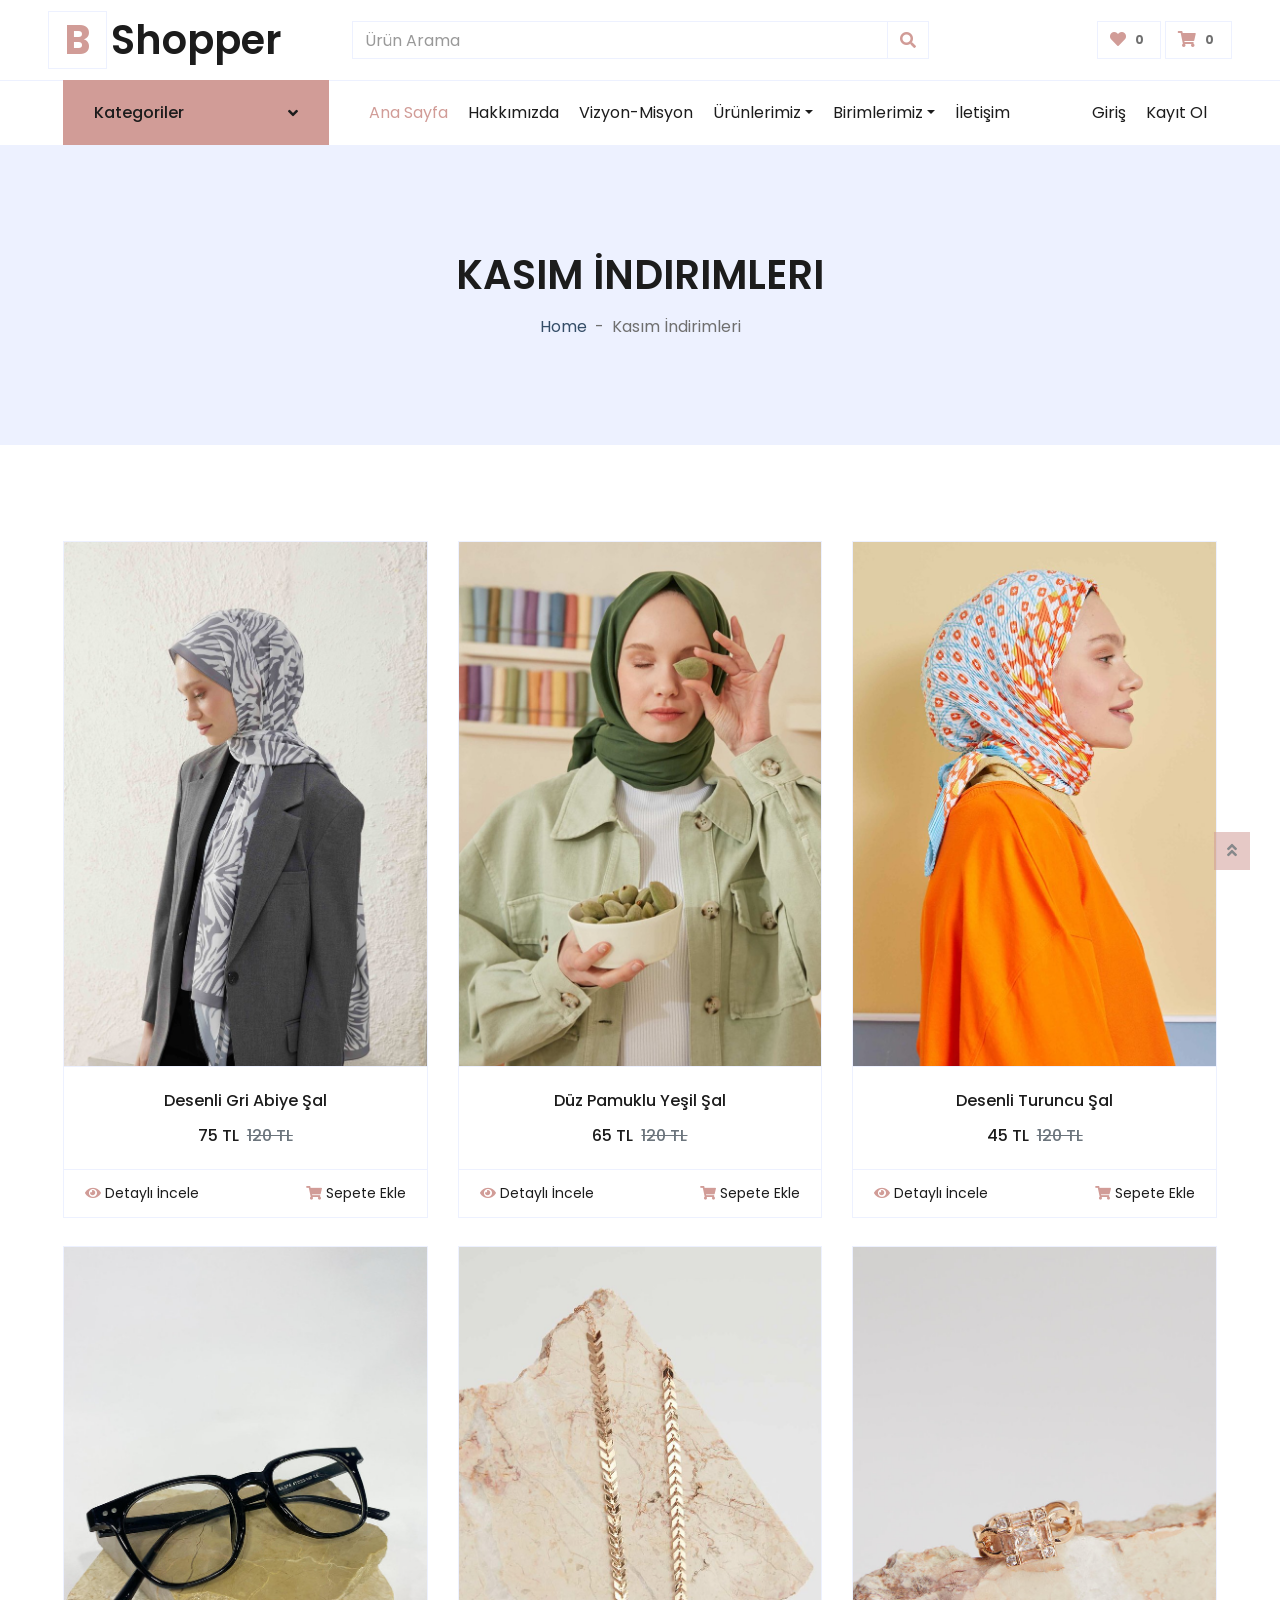
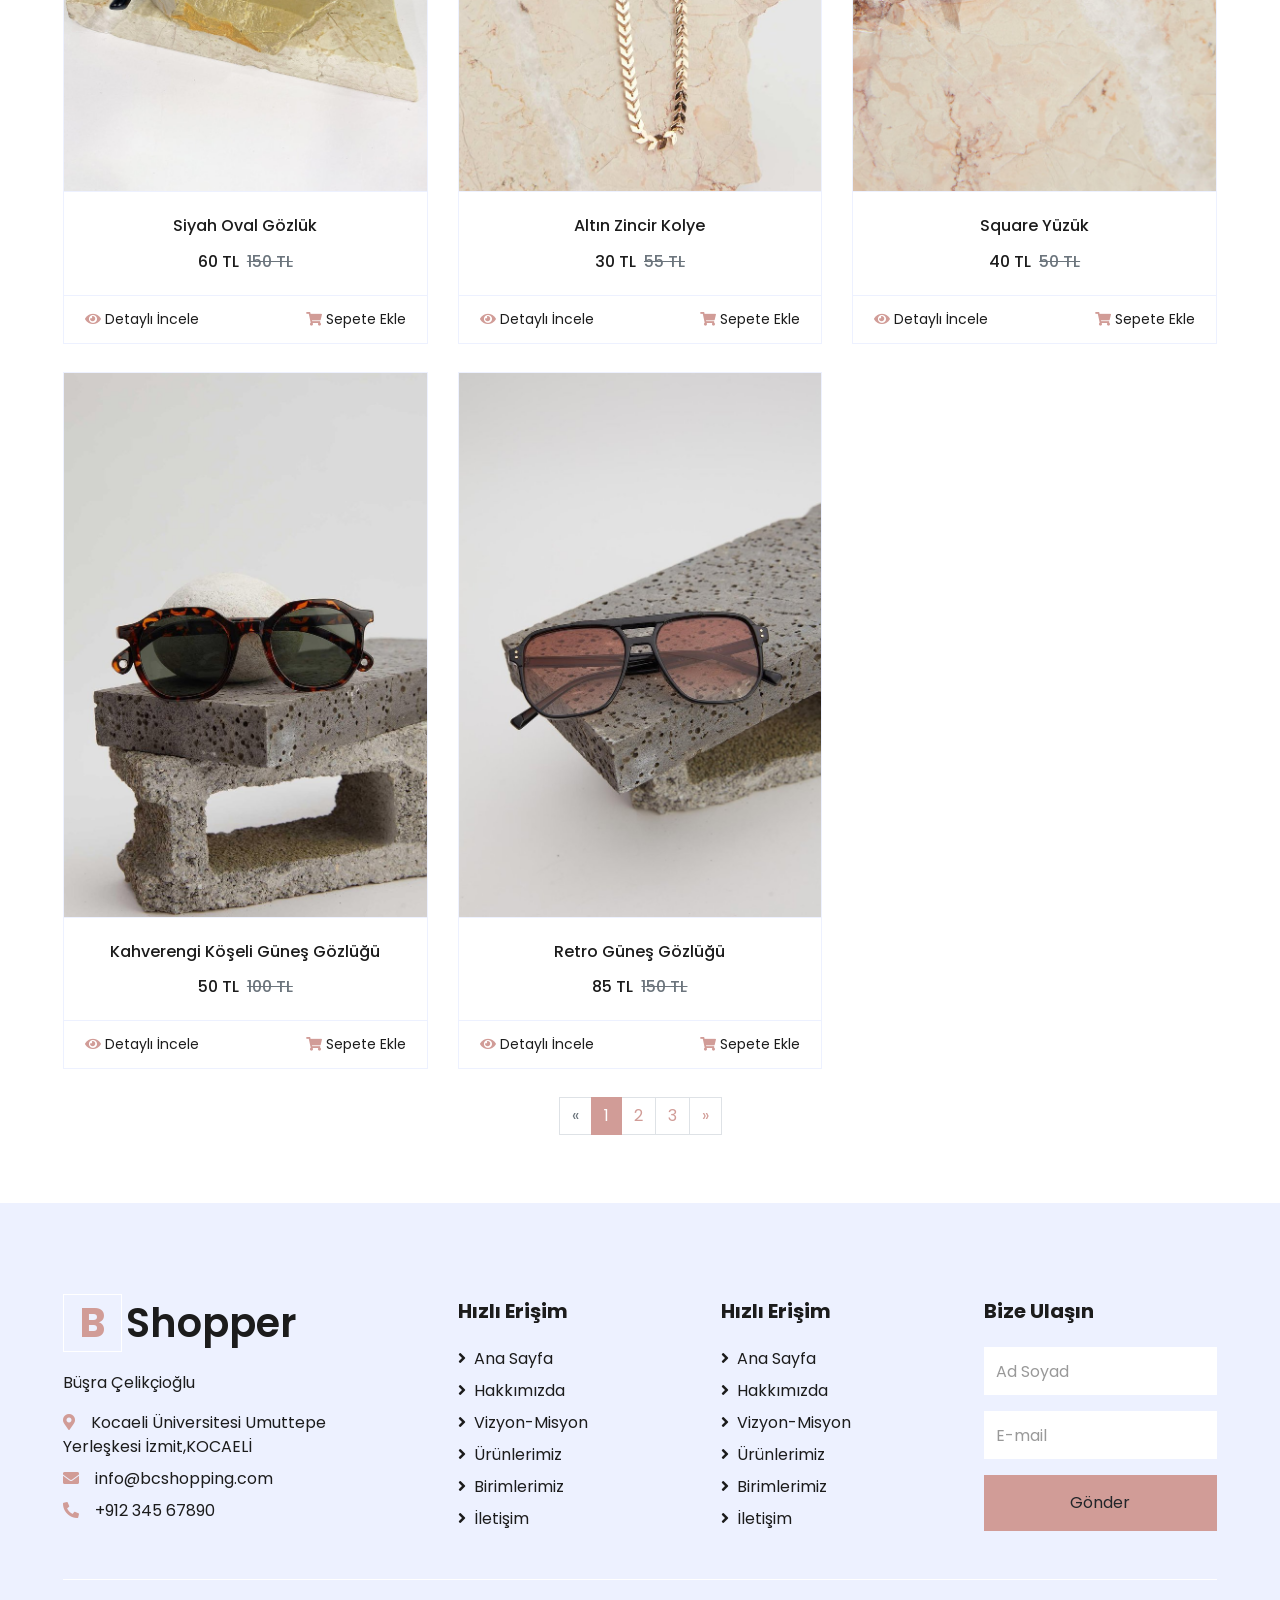
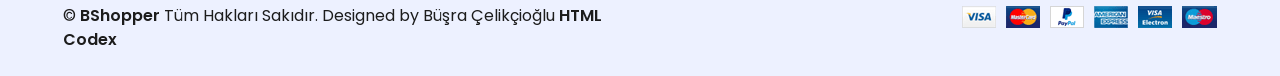
<file: cart.html>
<!DOCTYPE html>
<html lang="en">

<head>
    <meta charset="utf-8">
    <title>BShopper </title>
    <meta content="width=device-width, initial-scale=1.0" name="viewport">
    <meta content="Free HTML Templates" name="keywords">
    <meta content="Free HTML Templates" name="description">

    <!-- Favicon -->
    <link href="img/favicon.ico" rel="icon">

    <!-- Google Web Fonts -->
    <link rel="preconnect" href="https://fonts.gstatic.com">
    <link href="https://fonts.googleapis.com/css2?family=Poppins:wght@100;200;300;400;500;600;700;800;900&display=swap" rel="stylesheet"> 

    <!-- Font Awesome -->
    <link href="https://cdnjs.cloudflare.com/ajax/libs/font-awesome/5.10.0/css/all.min.css" rel="stylesheet">

    <!-- Libraries Stylesheet -->
    <link href="lib/owlcarousel/assets/owl.carousel.min.css" rel="stylesheet">

    <!-- Customized Bootstrap Stylesheet -->
    <link href="css/style.css" rel="stylesheet">
</head>

<body>
    <!-- Topbar Start -->
    
        <div class="row align-items-center py-3 px-xl-5">
            <div class="col-lg-3 d-none d-lg-block">
                <a href="index.html" class="text-decoration-none">
                    <h1 class="m-0 display-5 font-weight-semi-bold"><span class="text-primary font-weight-bold border px-3 mr-1">B</span>Shopper</h1>
                </a>
            </div>
            <div class="col-lg-6 col-6 text-left">
                <form action="">
                    <div class="input-group">
                        <input type="text" class="form-control" placeholder="Ürün Arama">
                        <div class="input-group-append">
                            <span class="input-group-text bg-transparent text-primary">
                                <i class="fa fa-search"></i>
                            </span>
                        </div>
                    </div>
                </form>
            </div>
            <div class="col-lg-3 col-6 text-right">
                <a href="" class="btn border">
                    <i class="fas fa-heart text-primary"></i>
                    <span class="badge">0</span>
                </a>
                <a href="" class="btn border">
                    <i class="fas fa-shopping-cart text-primary"></i>
                    <span class="badge">0</span>
                </a>
            </div>
        </div>
    </div>
    <!-- Topbar End -->


    <!-- Navbar Start -->
    <div class="container-fluid">
        <div class="row border-top px-xl-5">
            <div class="col-lg-3 d-none d-lg-block">
                <a class="btn shadow-none d-flex align-items-center justify-content-between bg-primary text-white w-100" data-toggle="collapse" href="#navbar-vertical" style="height: 65px; margin-top: -1px; padding: 0 30px;">
                    <h6 class="m-0">Kategoriler</h6>
                    <i class="fa fa-angle-down text-dark"></i>
                </a>
                <nav class="collapse position-absolute navbar navbar-vertical navbar-light align-items-start p-0 border border-top-0 border-bottom-0 bg-light" id="navbar-vertical" style="width: calc(100% - 30px); z-index: 1;">
                    <div class="navbar-nav w-100 overflow-hidden" style="height: 410px">
                        <div class="nav-item dropdown">
                            <a href="#" class="nav-link" data-toggle="dropdown">Şallar<i class="fa fa-angle-down float-right mt-1"></i></a>
                            <div class="dropdown-menu position-absolute bg-secondary border-0 rounded-0 w-100 m-0">
                                <a href="duzsallar.html" class="dropdown-item">Düz Şallar</a>
                                <a href="abiyesallar.html" class="dropdown-item">Abiye Şallar</a>
                                <a href="desenlisallar.html" class="dropdown-item">Desenli Şallar</a>
                            </div>
                        </div>
                       <div class="navbar-nav w-100 overflow-hidden" style="height: 410px">
                        <div class="nav-item dropdown">
                            <a href="#" class="nav-link" data-toggle="dropdown">Aksesuarlar<i class="fa fa-angle-down float-right mt-1"></i></a>
                            <div class="dropdown-menu position-absolute bg-secondary border-0 rounded-0 w-100 m-0">
                                <a href="gozlukler.html" class="dropdown-item">Gözlükler</a>
                                <a href="kolyeveyuzuk.html" class="dropdown-item">Kolye ve Yüzükler</a>
            
                            </div>
                        </div>
                    </div>
                </nav>
            </div>
            <div class="col-lg-9">
                <nav class="navbar navbar-expand-lg bg-light navbar-light py-3 py-lg-0 px-0">
                    <a href="" class="text-decoration-none d-block d-lg-none">
                        <h1 class="m-0 display-5 font-weight-semi-bold"><span class="text-primary font-weight-bold border px-3 mr-1">B</span>Shopper</h1>
                    </a>
                    <button type="button" class="navbar-toggler" data-toggle="collapse" data-target="#navbarCollapse">
                        <span class="navbar-toggler-icon"></span>
                    </button>
                    <div class="collapse navbar-collapse justify-content-between" id="navbarCollapse">
                        <div class="navbar-nav mr-auto py-0">
                            <a href="index.html" class="nav-item nav-link active">Ana Sayfa</a>
                            <a href="shop.html" class="nav-item nav-link">Hakkımızda</a>
                            <a href="detail.html" class="nav-item nav-link">Vizyon-Misyon</a>
                            <div class="nav-item dropdown">
                                <a href="#" class="nav-link dropdown-toggle" data-toggle="dropdown">Ürünlerimiz</a>
                                <div class="dropdown-menu rounded-0 m-0">
                                    <a href="#" class="nav-link" data-toggle="dropdown">Şallar</a>
                                  <ul>
                                       <li> <a href="duzsallar.html" class="dropdown-item">Düz Şallar</a></li>
                                       <li> <a href="abiyesallar.html" class="dropdown-item">Abiye Şallar</a></li>
                                        <li> <a href="desenlisallar.html" class="dropdown-item">Desenli Şallar</a></li>
                                  </ul>
                                    <a href="checkout.html" class="dropdown-item">Aksesuarlar</a>
                                    <ul>
                                        <li> <a href="gozlukler.html" class="dropdown-item">Gözlükler</a></li>
                                        <li> <a href="kolyeveyuzuk.html" class="dropdown-item">Kolye ve Yüzükler </a></li>
                                   </ul>
                                </div>
                            </div>
                            <div class="nav-item dropdown">
                                <a href="#" class="nav-link dropdown-toggle" data-toggle="dropdown">Birimlerimiz</a>
                                <div class="dropdown-menu rounded-0 m-0">
                                    <a href="magazalarimiz.html" class="dropdown-item">Mağazalarımız</a>
                                    <a href="outlet.html" class="dropdown-item">Outlet</a>
                                    <a href="duyurular.html" class="dropdown-item">Kampanyalı Ürünler</a>
                                </div>
                            </div>
                            <a href="contact.html" class="nav-item nav-link">İletişim</a>
                        </div>
                        <div class="navbar-nav ml-auto py-0">
                     
                            <a href="girisyap.html" class="nav-item nav-link">Giriş</a>
                            <a href="kayitol.html" class="nav-item nav-link">Kayıt Ol</a>
                        </div>
                    </div>
                </nav>
                </div>
            </div>
        </div>
    </div>
    <!-- Navbar End -->


    <!-- Page Header Start -->
    <div class="container-fluid bg-secondary mb-5">
        <div class="d-flex flex-column align-items-center justify-content-center" style="min-height: 300px">
            <h1 class="font-weight-semi-bold text-uppercase mb-3">Kasım İndirimleri</h1>
            <div class="d-inline-flex">
                <p class="m-0"><a href="index.html">Home</a></p>
                <p class="m-0 px-2">-</p>
                <p class="m-0">Kasım İndirimleri</p>
            </div>
        </div>
    </div>
    <!-- Page Header End -->


    <!-- Cart Start -->
  
    <!-- Cart End -->
<!-- Shop Start -->
<div class="container-fluid pt-5">
    <div class="row px-xl-5">
        <!-- Shop Sidebar Start -->
       
            <!-- Price Start -->
            
                
         
            <!-- Price End -->
            
            <!-- Color Start -->
            
            <!-- Color End -->

            <!-- Size Start -->
            
  
            <!-- Size End -->
    
        <!-- Shop Sidebar End -->


        <!-- Shop Product Start -->
        <div class="col-lg-4 col-md-6 col-sm-12 pb-1">
            <div class="card product-item border-0 mb-4">
                <div class="card-header product-img position-relative overflow-hidden bg-transparent border p-0">
                    <img class="img-fluid w-100" src="img/product-1.jpg" alt="Desenli Gri Abiye Şal">
                </div>
                <div class="card-body border-left border-right text-center p-0 pt-4 pb-3">
                    <h6 class="text-truncate mb-3">Desenli Gri Abiye Şal</h6>
                    <div class="d-flex justify-content-center">
                        <h6>75 TL</h6><h6 class="text-muted ml-2"><del>120 TL</del></h6>
                    </div>
                </div>
                <div class="card-footer d-flex justify-content-between bg-light border">
                    <a href="siyahduz.html" class="btn btn-sm text-dark p-0"><i class="fas fa-eye text-primary mr-1"></i>Detaylı İncele</a>
                    <a href="odeme.html" class="btn btn-sm text-dark p-0"><i class="fas fa-shopping-cart text-primary mr-1"></i>Sepete Ekle</a>
                </div>
            </div>
        </div>
        <div class="col-lg-4 col-md-6 col-sm-12 pb-1">
            <div class="card product-item border-0 mb-4">
                <div class="card-header product-img position-relative overflow-hidden bg-transparent border p-0">
                    <img class="img-fluid w-100" src="img/product-2.jpg" alt="Düz Pamuklu Yeşil Şal">
                </div>
                <div class="card-body border-left border-right text-center p-0 pt-4 pb-3">
                    <h6 class="text-truncate mb-3">Düz Pamuklu Yeşil Şal</h6>
                    <div class="d-flex justify-content-center">
                        <h6>65 TL</h6><h6 class="text-muted ml-2"><del>120 TL</del></h6>
                    </div>
                </div>
                <div class="card-footer d-flex justify-content-between bg-light border">
                    <a href="siyahduz.html" class="btn btn-sm text-dark p-0"><i class="fas fa-eye text-primary mr-1"></i>Detaylı İncele</a>
                    <a href="odeme.html" class="btn btn-sm text-dark p-0"><i class="fas fa-shopping-cart text-primary mr-1"></i>Sepete Ekle</a>
                </div>
            </div>
        </div>
        <div class="col-lg-4 col-md-6 col-sm-12 pb-1">
            <div class="card product-item border-0 mb-4">
                <div class="card-header product-img position-relative overflow-hidden bg-transparent border p-0">
                    <img class="img-fluid w-100" src="img/product-3.jpg" alt="Desenli Turuncu Şal">
                </div>
                <div class="card-body border-left border-right text-center p-0 pt-4 pb-3">
                    <h6 class="text-truncate mb-3">Desenli Turuncu Şal</h6>
                    <div class="d-flex justify-content-center">
                        <h6>45 TL</h6><h6 class="text-muted ml-2"><del>120 TL</del></h6>
                    </div>
                </div>
                <div class="card-footer d-flex justify-content-between bg-light border">
                    <a href="siyahduz.html" class="btn btn-sm text-dark p-0"><i class="fas fa-eye text-primary mr-1"></i>Detaylı İncele</a>
                    <a href="odeme.html" class="btn btn-sm text-dark p-0"><i class="fas fa-shopping-cart text-primary mr-1"></i>Sepete Ekle</a>
                </div>
            </div>
        </div>
        <div class="col-lg-4 col-md-6 col-sm-12 pb-1">
            <div class="card product-item border-0 mb-4">
                <div class="card-header product-img position-relative overflow-hidden bg-transparent border p-0">
                    <img class="img-fluid w-100" src="img/product-4.jpg" alt="Siyah Oval Gözlük">
                </div>
                <div class="card-body border-left border-right text-center p-0 pt-4 pb-3">
                    <h6 class="text-truncate mb-3">Siyah Oval Gözlük</h6>
                    <div class="d-flex justify-content-center">
                        <h6>60 TL</h6><h6 class="text-muted ml-2"><del>150 TL</del></h6>
                    </div>
                </div>
                <div class="card-footer d-flex justify-content-between bg-light border">
                    <a href="siyahduz.html" class="btn btn-sm text-dark p-0"><i class="fas fa-eye text-primary mr-1"></i>Detaylı İncele</a>
                    <a href="odeme.html" class="btn btn-sm text-dark p-0"><i class="fas fa-shopping-cart text-primary mr-1"></i>Sepete Ekle</a>
                </div>
            </div>
        </div>
        <div class="col-lg-4 col-md-6 col-sm-12 pb-1">
            <div class="card product-item border-0 mb-4">
                <div class="card-header product-img position-relative overflow-hidden bg-transparent border p-0">
                    <img class="img-fluid w-100" src="img/product-5.jpg" alt="">
                </div>
                <div class="card-body border-left border-right text-center p-0 pt-4 pb-3">
                    <h6 class="text-truncate mb-3">Altın Zincir Kolye</h6>
                    <div class="d-flex justify-content-center">
                        <h6>30 TL</h6><h6 class="text-muted ml-2"><del>55 TL</del></h6>
                    </div>
                </div>
                <div class="card-footer d-flex justify-content-between bg-light border">
                    <a href="siyahduz.html" class="btn btn-sm text-dark p-0"><i class="fas fa-eye text-primary mr-1"></i>Detaylı İncele</a>
                    <a href="odeme.html" class="btn btn-sm text-dark p-0"><i class="fas fa-shopping-cart text-primary mr-1"></i>Sepete Ekle</a>
                </div>
            </div>
        </div>
        <div class="col-lg-4 col-md-6 col-sm-12 pb-1">
            <div class="card product-item border-0 mb-4">
                <div class="card-header product-img position-relative overflow-hidden bg-transparent border p-0">
                    <img class="img-fluid w-100" src="img/product-6.jpg" alt="">
                </div>
                <div class="card-body border-left border-right text-center p-0 pt-4 pb-3">
                    <h6 class="text-truncate mb-3">Square Yüzük</h6>
                    <div class="d-flex justify-content-center">
                        <h6>40 TL</h6><h6 class="text-muted ml-2"><del>50 TL</del></h6>
                    </div>
                </div>
                <div class="card-footer d-flex justify-content-between bg-light border">
                    <a href="siyahduz.html" class="btn btn-sm text-dark p-0"><i class="fas fa-eye text-primary mr-1"></i>Detaylı İncele</a>
                    <a href="odeme.html" class="btn btn-sm text-dark p-0"><i class="fas fa-shopping-cart text-primary mr-1"></i>Sepete Ekle</a>
                </div>
            </div>
        </div>
        <div class="col-lg-4 col-md-6 col-sm-12 pb-1">
            <div class="card product-item border-0 mb-4">
                <div class="card-header product-img position-relative overflow-hidden bg-transparent border p-0">
                    <img class="img-fluid w-100" src="img/product-7.jpg" alt="">
                </div>
                <div class="card-body border-left border-right text-center p-0 pt-4 pb-3">
                    <h6 class="text-truncate mb-3">Kahverengi Köşeli Güneş Gözlüğü</h6>
                    <div class="d-flex justify-content-center">
                        <h6>50 TL</h6><h6 class="text-muted ml-2"><del>100 TL</del></h6>
                    </div>
                </div>
                <div class="card-footer d-flex justify-content-between bg-light border">
                    <a href="siyahduz.html" class="btn btn-sm text-dark p-0"><i class="fas fa-eye text-primary mr-1"></i>Detaylı İncele</a>
                    <a href="odeme.html" class="btn btn-sm text-dark p-0"><i class="fas fa-shopping-cart text-primary mr-1"></i>Sepete Ekle</a>
                </div>
            </div>
        </div>
        <div class="col-lg-4 col-md-6 col-sm-12 pb-1">
            <div class="card product-item border-0 mb-4">
                <div class="card-header product-img position-relative overflow-hidden bg-transparent border p-0">
                    <img class="img-fluid w-100" src="img/product-8.jpg" alt="">
                </div>
                <div class="card-body border-left border-right text-center p-0 pt-4 pb-3">
                    <h6 class="text-truncate mb-3">Retro Güneş Gözlüğü </h6>
                    <div class="d-flex justify-content-center">
                        <h6>85 TL</h6><h6 class="text-muted ml-2"><del>150 TL</del></h6>
                    </div>
                </div>
                <div class="card-footer d-flex justify-content-between bg-light border">
                    <a href="siyahduz.html" class="btn btn-sm text-dark p-0"><i class="fas fa-eye text-primary mr-1"></i>Detaylı İncele</a>
                    <a href="odeme.html" class="btn btn-sm text-dark p-0"><i class="fas fa-shopping-cart text-primary mr-1"></i>Sepete Ekle</a>
                </div>
            </div>
        </div>
    
                <div class="col-12 pb-1">
                    <nav aria-label="Page navigation">
                      <ul class="pagination justify-content-center mb-3">
                        <li class="page-item disabled">
                          <a class="page-link" href="#" aria-label="Previous">
                            <span aria-hidden="true">&laquo;</span>
                            <span class="sr-only">Previous</span>
                          </a>
                        </li>
                        <li class="page-item active"><a class="page-link" href="#">1</a></li>
                        <li class="page-item"><a class="page-link" href="#">2</a></li>
                        <li class="page-item"><a class="page-link" href="#">3</a></li>
                        <li class="page-item">
                          <a class="page-link" href="#" aria-label="Next">
                            <span aria-hidden="true">&raquo;</span>
                            <span class="sr-only">Next</span>
                          </a>
                        </li>
                      </ul>
                    </nav>
                </div>
            </div>
        </div>
        <!-- Shop Product End -->
    </div>
</div>
<!-- Shop End -->



    <!-- Footer Start -->
    <div class="container-fluid bg-secondary text-dark mt-5 pt-5">
        <div class="row px-xl-5 pt-5">
            <div class="col-lg-4 col-md-12 mb-5 pr-3 pr-xl-5">
                <a href="index.html" class="text-decoration-none">
                    <h1 class="mb-4 display-5 font-weight-semi-bold"><span class="text-primary font-weight-bold border border-white px-3 mr-1">B</span>Shopper</h1>
                </a>
                <p>Büşra Çelikçioğlu</p>
                <p class="mb-2"><i class="fa fa-map-marker-alt text-primary mr-3"></i>Kocaeli Üniversitesi Umuttepe Yerleşkesi İzmit,KOCAELİ</p>
                <p class="mb-2"><i class="fa fa-envelope text-primary mr-3"></i>info@bcshopping.com</p>
                <p class="mb-0"><i class="fa fa-phone-alt text-primary mr-3"></i>+912 345 67890</p>
            </div>
            <div class="col-lg-8 col-md-12">
                <div class="row">
                    <div class="col-md-4 mb-5">
                        <h5 class="font-weight-bold text-dark mb-4">Hızlı Erişim</h5>
                        <div class="d-flex flex-column justify-content-start">
                            <a class="text-dark mb-2" href="index.html"><i class="fa fa-angle-right mr-2"></i>Ana Sayfa</a>
                            <a class="text-dark mb-2" href="shop.html"><i class="fa fa-angle-right mr-2"></i>Hakkımızda</a>
                            <a class="text-dark mb-2" href="detail.html"><i class="fa fa-angle-right mr-2"></i>Vizyon-Misyon</a>
                            <a class="text-dark mb-2" href="cart.html"><i class="fa fa-angle-right mr-2"></i>Ürünlerimiz</a>
                            <a class="text-dark mb-2" href="checkout.html"><i class="fa fa-angle-right mr-2"></i>Birimlerimiz</a>
                            <a class="text-dark" href="contact.html"><i class="fa fa-angle-right mr-2"></i>İletişim</a>
                        </div>
                    </div>
                            <div class="col-md-4 mb-5">
                                <h5 class="font-weight-bold text-dark mb-4">Hızlı Erişim</h5>
                                <div class="d-flex flex-column justify-content-start">
                                    <a class="text-dark mb-2" href="index.html"><i class="fa fa-angle-right mr-2"></i>Ana Sayfa</a>
                                    <a class="text-dark mb-2" href="shop.html"><i class="fa fa-angle-right mr-2"></i>Hakkımızda</a>
                                    <a class="text-dark mb-2" href="detail.html"><i class="fa fa-angle-right mr-2"></i>Vizyon-Misyon</a>
                                    <a class="text-dark mb-2" href="cart.html"><i class="fa fa-angle-right mr-2"></i>Ürünlerimiz</a>
                                    <a class="text-dark mb-2" href="checkout.html"><i class="fa fa-angle-right mr-2"></i>Birimlerimiz</a>
                                    <a class="text-dark" href="contact.html"><i class="fa fa-angle-right mr-2"></i>İletişim</a>
                                </div>
                            </div>
                    <div class="col-md-4 mb-5">
                        <h5 class="font-weight-bold text-dark mb-4">Bize Ulaşın</h5>
                        <form action="">
                            <div class="form-group">
                                <input type="text" class="form-control border-0 py-4" placeholder="Ad Soyad" required="required" />
                            </div>
                            <div class="form-group">
                                <input type="email" class="form-control border-0 py-4" placeholder="E-mail"
                                    required="required" />
                            </div>
                            <div>
                                <button class="btn btn-primary btn-block border-0 py-3" type="submit">Gönder</button>
                            </div>
                        </form>
                    </div>
                </div>
            </div>
        </div>
        <div class="row border-top border-light mx-xl-5 py-4">
            <div class="col-md-6 px-xl-0">
                <p class="mb-md-0 text-center text-md-left text-dark">
                    &copy; <a class="text-dark font-weight-semi-bold" href="#">BShopper</a> Tüm Hakları Sakıdır. Designed
                    by Büşra Çelikçioğlu
                    <a class="text-dark font-weight-semi-bold" href="https://htmlcodex.com">HTML Codex</a>
                </p>
            </div>
            <div class="col-md-6 px-xl-0 text-center text-md-right">
                <img class="img-fluid" src="img/payments.png" alt="">
            </div>
        </div>
    </div>
    <!-- Footer End -->


    <!-- Back to Top -->
    <a href="#" class="btn btn-primary back-to-top"><i class="fa fa-angle-double-up"></i></a>


    <!-- JavaScript Libraries -->
    <script src="https://code.jquery.com/jquery-3.4.1.min.js"></script>
    <script src="https://stackpath.bootstrapcdn.com/bootstrap/4.4.1/js/bootstrap.bundle.min.js"></script>
    <script src="lib/easing/easing.min.js"></script>
    <script src="lib/owlcarousel/owl.carousel.min.js"></script>

    <!-- Contact Javascript File -->
    <script src="mail/jqBootstrapValidation.min.js"></script>
    <script src="mail/contact.js"></script>

    <!-- Template Javascript -->
    <script src="js/main.js"></script>
</body>

</html>
</file>
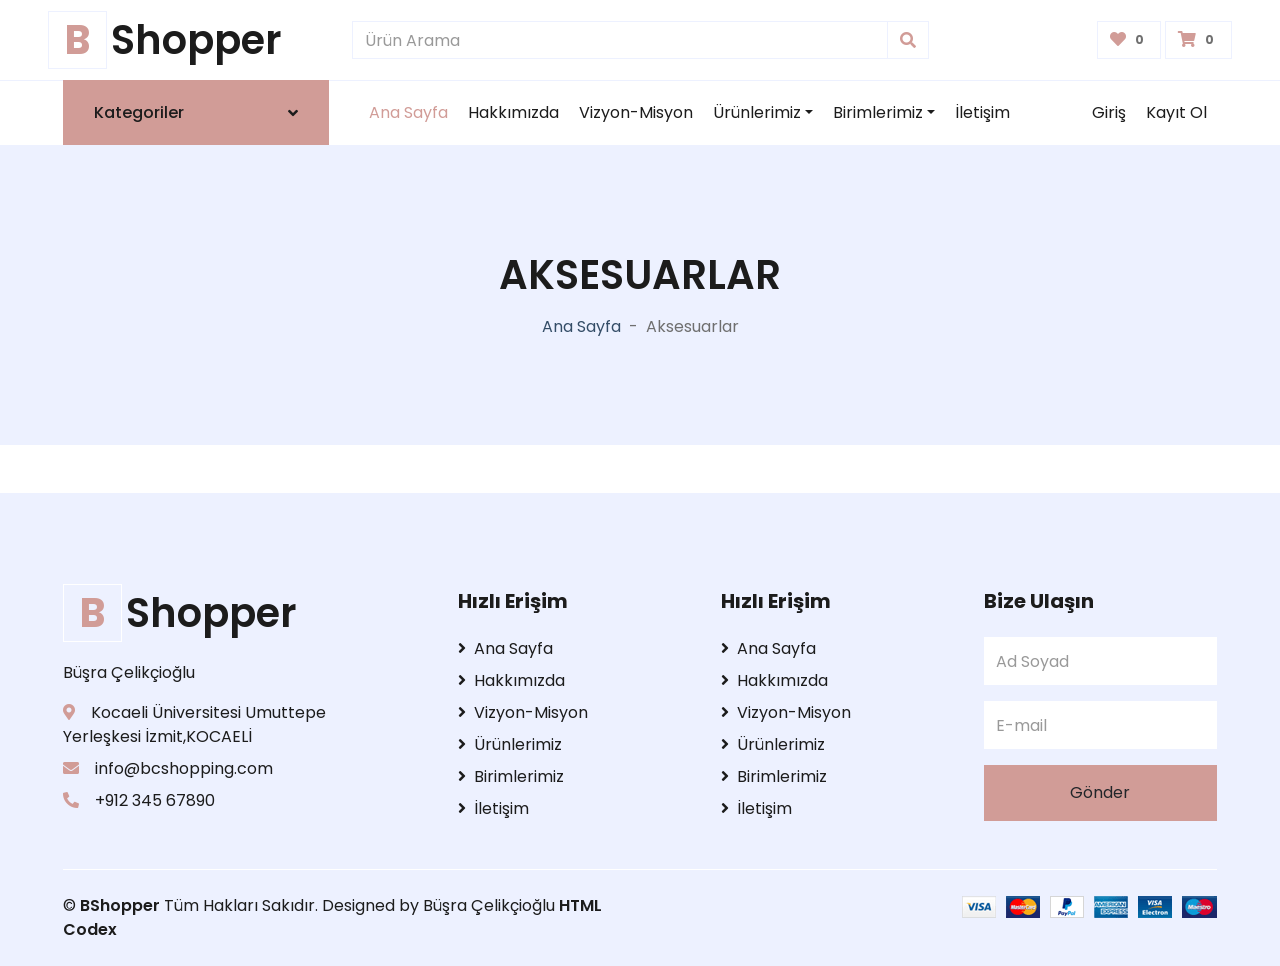
<file: checkout.html>
<!DOCTYPE html>
<html lang="en">

<head>
    <meta charset="utf-8">
    <title>BShopper</title>
    <meta content="width=device-width, initial-scale=1.0" name="viewport">
    <meta content="Free HTML Templates" name="keywords">
    <meta content="Free HTML Templates" name="description">

    <!-- Favicon -->
    <link href="img/favicon.ico" rel="icon">

    <!-- Google Web Fonts -->
    <link rel="preconnect" href="https://fonts.gstatic.com">
    <link href="https://fonts.googleapis.com/css2?family=Poppins:wght@100;200;300;400;500;600;700;800;900&display=swap" rel="stylesheet"> 

    <!-- Font Awesome -->
    <link href="https://cdnjs.cloudflare.com/ajax/libs/font-awesome/5.10.0/css/all.min.css" rel="stylesheet">

    <!-- Libraries Stylesheet -->
    <link href="lib/owlcarousel/assets/owl.carousel.min.css" rel="stylesheet">

    <!-- Customized Bootstrap Stylesheet -->
    <link href="css/style.css" rel="stylesheet">
</head>

<body>
    <!-- Topbar Start -->
    
        <div class="row align-items-center py-3 px-xl-5">
            <div class="col-lg-3 d-none d-lg-block">
                <a href="index.html" class="text-decoration-none">
                    <h1 class="m-0 display-5 font-weight-semi-bold"><span class="text-primary font-weight-bold border px-3 mr-1">B</span>Shopper</h1>
                </a>
            </div>
            <div class="col-lg-6 col-6 text-left">
                <form action="">
                    <div class="input-group">
                        <input type="text" class="form-control" placeholder="Ürün Arama">
                        <div class="input-group-append">
                            <span class="input-group-text bg-transparent text-primary">
                                <i class="fa fa-search"></i>
                            </span>
                        </div>
                    </div>
                </form>
            </div>
            <div class="col-lg-3 col-6 text-right">
                <a href="" class="btn border">
                    <i class="fas fa-heart text-primary"></i>
                    <span class="badge">0</span>
                </a>
                <a href="" class="btn border">
                    <i class="fas fa-shopping-cart text-primary"></i>
                    <span class="badge">0</span>
                </a>
            </div>
        </div>
    </div>
    <!-- Topbar End -->


    <!-- Navbar Start -->
    <div class="container-fluid">
        <div class="row border-top px-xl-5">
            <div class="col-lg-3 d-none d-lg-block">
                <a class="btn shadow-none d-flex align-items-center justify-content-between bg-primary text-white w-100" data-toggle="collapse" href="#navbar-vertical" style="height: 65px; margin-top: -1px; padding: 0 30px;">
                    <h6 class="m-0">Kategoriler</h6>
                    <i class="fa fa-angle-down text-dark"></i>
                </a>
                <nav class="collapse position-absolute navbar navbar-vertical navbar-light align-items-start p-0 border border-top-0 border-bottom-0 bg-light" id="navbar-vertical">
                    <div class="navbar-nav w-100 overflow-hidden" style="height: 410px">
                        <div class="nav-item dropdown">
                            <a href="#" class="nav-link" data-toggle="dropdown">Şallar<i class="fa fa-angle-down float-right mt-1"></i></a>
                            <div class="dropdown-menu position-absolute bg-secondary border-0 rounded-0 w-100 m-0">
                                <a href="duzsallar.html" class="dropdown-item">Düz Şallar</a>
                                <a href="abiyesallar.html" class="dropdown-item">Abiye Şallar</a>
                                <a href="desenlisallar.html" class="dropdown-item">Desenli Şallar</a>
                            </div>
                        </div>
                       <div class="navbar-nav w-100 overflow-hidden" style="height: 410px">
                        <div class="nav-item dropdown">
                            <a href="#" class="nav-link" data-toggle="dropdown">Aksesuarlar<i class="fa fa-angle-down float-right mt-1"></i></a>
                            <div class="dropdown-menu position-absolute bg-secondary border-0 rounded-0 w-100 m-0">
                                <a href="gozlukler.html" class="dropdown-item">Gözlükler</a>
                                <a href="kolyeveyuzuk.html" class="dropdown-item">Kolye ve Yüzükler</a>
            
                            </div>
                        </div>
                    </div>
                </nav>
            </div>
            <div class="col-lg-9">
                <nav class="navbar navbar-expand-lg bg-light navbar-light py-3 py-lg-0 px-0">
                    <a href="" class="text-decoration-none d-block d-lg-none">
                        <h1 class="m-0 display-5 font-weight-semi-bold"><span class="text-primary font-weight-bold border px-3 mr-1">B</span>Shopper</h1>
                    </a>
                    <button type="button" class="navbar-toggler" data-toggle="collapse" data-target="#navbarCollapse">
                        <span class="navbar-toggler-icon"></span>
                    </button>
                    <div class="collapse navbar-collapse justify-content-between" id="navbarCollapse">
                        <div class="navbar-nav mr-auto py-0">
                            <a href="index.html" class="nav-item nav-link active">Ana Sayfa</a>
                            <a href="shop.html" class="nav-item nav-link">Hakkımızda</a>
                            <a href="detail.html" class="nav-item nav-link">Vizyon-Misyon</a>
                            <div class="nav-item dropdown">
                                <a href="#" class="nav-link dropdown-toggle" data-toggle="dropdown">Ürünlerimiz</a>
                                <div class="dropdown-menu rounded-0 m-0">
                                    <a href="#" class="nav-link" data-toggle="dropdown">Şallar</a>
                                  <ul>
                                       <li> <a href="duzsallar.html" class="dropdown-item">Düz Şallar</a></li>
                                       <li> <a href="abiyesallar.html" class="dropdown-item">Abiye Şallar</a></li>
                                        <li> <a href="desenlisallar.html" class="dropdown-item">Desenli Şallar</a></li>
                                  </ul>
                                    <a href="checkout.html" class="dropdown-item">Aksesuarlar</a>
                                    <ul>
                                        <li> <a href="gozlukler.html" class="dropdown-item">Gözlükler</a></li>
                                        <li> <a href="kolyeveyuzuk.html" class="dropdown-item">Kolye ve Yüzükler </a></li>
                                   </ul>
                                </div>
                            </div>
                            <div class="nav-item dropdown">
                                <a href="#" class="nav-link dropdown-toggle" data-toggle="dropdown">Birimlerimiz</a>
                                <div class="dropdown-menu rounded-0 m-0">
                                    <a href="magazalarimiz.html" class="dropdown-item">Mağazalarımız</a>
                                    <a href="outlet.html" class="dropdown-item">Outlet</a>
                                    <a href="duyurular.html" class="dropdown-item">Kampanyalı Ürünler</a>
                                </div>
                            </div>
                            <a href="contact.html" class="nav-item nav-link">İletişim</a>
                        </div>
                        <div class="navbar-nav ml-auto py-0">
                     
                            <a href="girisyap.html" class="nav-item nav-link">Giriş</a>
                            <a href="kayitol.html" class="nav-item nav-link">Kayıt Ol</a>
                        </div>
                    </div>
                </nav>
                </div>
            </div>
        </div>
    </div>
    <!-- Navbar End -->


    <!-- Page Header Start -->
    <div class="container-fluid bg-secondary mb-5">
        <div class="d-flex flex-column align-items-center justify-content-center" style="min-height: 300px">
            <h1 class="font-weight-semi-bold text-uppercase mb-3">AKSESUARLAR</h1>
            <div class="d-inline-flex">
                <p class="m-0"><a href="index.html">Ana Sayfa </a></p>
                <p class="m-0 px-2">-</p>
                <p class="m-0">Aksesuarlar</p>
            </div>
        </div>
    </div>
    <!-- Page Header End -->


    <!-- Checkout Start 
    <div class="container-fluid pt-5">
        <div class="row px-xl-5">
            <div class="col-lg-8">
                <div class="mb-4">
                    <h4 class="font-weight-semi-bold mb-4">Billing Address</h4>
                    <div class="row">
                        <div class="col-md-6 form-group">
                            <label>First Name</label>
                            <input class="form-control" type="text" placeholder="John">
                        </div>
                        <div class="col-md-6 form-group">
                            <label>Last Name</label>
                            <input class="form-control" type="text" placeholder="Doe">
                        </div>
                        <div class="col-md-6 form-group">
                            <label>E-mail</label>
                            <input class="form-control" type="text" placeholder="example@email.com">
                        </div>
                        <div class="col-md-6 form-group">
                            <label>Mobile No</label>
                            <input class="form-control" type="text" placeholder="+123 456 789">
                        </div>
                        <div class="col-md-6 form-group">
                            <label>Address Line 1</label>
                            <input class="form-control" type="text" placeholder="123 Street">
                        </div>
                        <div class="col-md-6 form-group">
                            <label>Address Line 2</label>
                            <input class="form-control" type="text" placeholder="123 Street">
                        </div>
                        <div class="col-md-6 form-group">
                            <label>Country</label>
                            <select class="custom-select">
                                <option selected>United States</option>
                                <option>Afghanistan</option>
                                <option>Albania</option>
                                <option>Algeria</option>
                            </select>
                        </div>
                        <div class="col-md-6 form-group">
                            <label>City</label>
                            <input class="form-control" type="text" placeholder="New York">
                        </div>
                        <div class="col-md-6 form-group">
                            <label>State</label>
                            <input class="form-control" type="text" placeholder="New York">
                        </div>
                        <div class="col-md-6 form-group">
                            <label>ZIP Code</label>
                            <input class="form-control" type="text" placeholder="123">
                        </div>
                        <div class="col-md-12 form-group">
                            <div class="custom-control custom-checkbox">
                                <input type="checkbox" class="custom-control-input" id="newaccount">
                                <label class="custom-control-label" for="newaccount">Create an account</label>
                            </div>
                        </div>
                        <div class="col-md-12 form-group">
                            <div class="custom-control custom-checkbox">
                                <input type="checkbox" class="custom-control-input" id="shipto">
                                <label class="custom-control-label" for="shipto"  data-toggle="collapse" data-target="#shipping-address">Ship to different address</label>
                            </div>
                        </div>
                    </div>
                </div>
                <div class="collapse mb-4" id="shipping-address">
                    <h4 class="font-weight-semi-bold mb-4">Shipping Address</h4>
                    <div class="row">
                        <div class="col-md-6 form-group">
                            <label>First Name</label>
                            <input class="form-control" type="text" placeholder="John">
                        </div>
                        <div class="col-md-6 form-group">
                            <label>Last Name</label>
                            <input class="form-control" type="text" placeholder="Doe">
                        </div>
                        <div class="col-md-6 form-group">
                            <label>E-mail</label>
                            <input class="form-control" type="text" placeholder="example@email.com">
                        </div>
                        <div class="col-md-6 form-group">
                            <label>Mobile No</label>
                            <input class="form-control" type="text" placeholder="+123 456 789">
                        </div>
                        <div class="col-md-6 form-group">
                            <label>Address Line 1</label>
                            <input class="form-control" type="text" placeholder="123 Street">
                        </div>
                        <div class="col-md-6 form-group">
                            <label>Address Line 2</label>
                            <input class="form-control" type="text" placeholder="123 Street">
                        </div>
                        <div class="col-md-6 form-group">
                            <label>Country</label>
                            <select class="custom-select">
                                <option selected>United States</option>
                                <option>Afghanistan</option>
                                <option>Albania</option>
                                <option>Algeria</option>
                            </select>
                        </div>
                        <div class="col-md-6 form-group">
                            <label>City</label>
                            <input class="form-control" type="text" placeholder="New York">
                        </div>
                        <div class="col-md-6 form-group">
                            <label>State</label>
                            <input class="form-control" type="text" placeholder="New York">
                        </div>
                        <div class="col-md-6 form-group">
                            <label>ZIP Code</label>
                            <input class="form-control" type="text" placeholder="123">
                        </div>
                    </div>
                </div>
            </div>
            <div class="col-lg-4">
                <div class="card border-secondary mb-5">
                    <div class="card-header bg-secondary border-0">
                        <h4 class="font-weight-semi-bold m-0">Order Total</h4>
                    </div>
                    <div class="card-body">
                        <h5 class="font-weight-medium mb-3">Products</h5>
                        <div class="d-flex justify-content-between">
                            <p>Colorful Stylish Shirt 1</p>
                            <p>$150</p>
                        </div>
                        <div class="d-flex justify-content-between">
                            <p>Colorful Stylish Shirt 2</p>
                            <p>$150</p>
                        </div>
                        <div class="d-flex justify-content-between">
                            <p>Colorful Stylish Shirt 3</p>
                            <p>$150</p>
                        </div>
                        <hr class="mt-0">
                        <div class="d-flex justify-content-between mb-3 pt-1">
                            <h6 class="font-weight-medium">Subtotal</h6>
                            <h6 class="font-weight-medium">$150</h6>
                        </div>
                        <div class="d-flex justify-content-between">
                            <h6 class="font-weight-medium">Shipping</h6>
                            <h6 class="font-weight-medium">$10</h6>
                        </div>
                    </div>
                    <div class="card-footer border-secondary bg-transparent">
                        <div class="d-flex justify-content-between mt-2">
                            <h5 class="font-weight-bold">Total</h5>
                            <h5 class="font-weight-bold">$160</h5>
                        </div>
                    </div>
                </div>
                <div class="card border-secondary mb-5">
                    <div class="card-header bg-secondary border-0">
                        <h4 class="font-weight-semi-bold m-0">Payment</h4>
                    </div>
                    <div class="card-body">
                        <div class="form-group">
                            <div class="custom-control custom-radio">
                                <input type="radio" class="custom-control-input" name="payment" id="paypal">
                                <label class="custom-control-label" for="paypal">Paypal</label>
                            </div>
                        </div>
                        <div class="form-group">
                            <div class="custom-control custom-radio">
                                <input type="radio" class="custom-control-input" name="payment" id="directcheck">
                                <label class="custom-control-label" for="directcheck">Direct Check</label>
                            </div>
                        </div>
                        <div class="">
                            <div class="custom-control custom-radio">
                                <input type="radio" class="custom-control-input" name="payment" id="banktransfer">
                                <label class="custom-control-label" for="banktransfer">Bank Transfer</label>
                            </div>
                        </div>
                    </div>
                    <div class="card-footer border-secondary bg-transparent">
                        <button class="btn btn-lg btn-block btn-primary font-weight-bold my-3 py-3">Place Order</button>
                    </div>
                </div>
            </div>
        </div>
    </div>-->
    <!-- Checkout End -->


    <!-- Footer Start -->
    <div class="container-fluid bg-secondary text-dark mt-5 pt-5">
        <div class="row px-xl-5 pt-5">
            <div class="col-lg-4 col-md-12 mb-5 pr-3 pr-xl-5">
                <a href="" class="text-decoration-none">
                    <h1 class="mb-4 display-5 font-weight-semi-bold"><span class="text-primary font-weight-bold border border-white px-3 mr-1">B</span>Shopper</h1>
                </a>
                <p>Büşra Çelikçioğlu</p>
                <p class="mb-2"><i class="fa fa-map-marker-alt text-primary mr-3"></i>Kocaeli Üniversitesi Umuttepe Yerleşkesi İzmit,KOCAELİ</p>
                <p class="mb-2"><i class="fa fa-envelope text-primary mr-3"></i>info@bcshopping.com</p>
                <p class="mb-0"><i class="fa fa-phone-alt text-primary mr-3"></i>+912 345 67890</p>
            </div>
            <div class="col-lg-8 col-md-12">
                <div class="row">
                    <div class="col-md-4 mb-5">
                        <h5 class="font-weight-bold text-dark mb-4">Hızlı Erişim</h5>
                        <div class="d-flex flex-column justify-content-start">
                            <a class="text-dark mb-2" href="index.html"><i class="fa fa-angle-right mr-2"></i>Ana Sayfa</a>
                            <a class="text-dark mb-2" href="shop.html"><i class="fa fa-angle-right mr-2"></i>Hakkımızda</a>
                            <a class="text-dark mb-2" href="detail.html"><i class="fa fa-angle-right mr-2"></i>Vizyon-Misyon</a>
                            <a class="text-dark mb-2" href="cart.html"><i class="fa fa-angle-right mr-2"></i>Ürünlerimiz</a>
                            <a class="text-dark mb-2" href="checkout.html"><i class="fa fa-angle-right mr-2"></i>Birimlerimiz</a>
                            <a class="text-dark" href="contact.html"><i class="fa fa-angle-right mr-2"></i>İletişim</a>
                        </div>
                    </div>
                            <div class="col-md-4 mb-5">
                                <h5 class="font-weight-bold text-dark mb-4">Hızlı Erişim</h5>
                                <div class="d-flex flex-column justify-content-start">
                                    <a class="text-dark mb-2" href="index.html"><i class="fa fa-angle-right mr-2"></i>Ana Sayfa</a>
                                    <a class="text-dark mb-2" href="shop.html"><i class="fa fa-angle-right mr-2"></i>Hakkımızda</a>
                                    <a class="text-dark mb-2" href="detail.html"><i class="fa fa-angle-right mr-2"></i>Vizyon-Misyon</a>
                                    <a class="text-dark mb-2" href="cart.html"><i class="fa fa-angle-right mr-2"></i>Ürünlerimiz</a>
                                    <a class="text-dark mb-2" href="checkout.html"><i class="fa fa-angle-right mr-2"></i>Birimlerimiz</a>
                                    <a class="text-dark" href="contact.html"><i class="fa fa-angle-right mr-2"></i>İletişim</a>
                                </div>
                            </div>
                    <div class="col-md-4 mb-5">
                        <h5 class="font-weight-bold text-dark mb-4">Bize Ulaşın</h5>
                        <form action="">
                            <div class="form-group">
                                <input type="text" class="form-control border-0 py-4" placeholder="Ad Soyad" required="required" />
                            </div>
                            <div class="form-group">
                                <input type="email" class="form-control border-0 py-4" placeholder="E-mail"
                                    required="required" />
                            </div>
                            <div>
                                <button class="btn btn-primary btn-block border-0 py-3" type="submit">Gönder</button>
                            </div>
                        </form>
                    </div>
                </div>
            </div>
        </div>
        <div class="row border-top border-light mx-xl-5 py-4">
            <div class="col-md-6 px-xl-0">
                <p class="mb-md-0 text-center text-md-left text-dark">
                    &copy; <a class="text-dark font-weight-semi-bold" href="#">BShopper</a> Tüm Hakları Sakıdır. Designed
                    by Büşra Çelikçioğlu
                    <a class="text-dark font-weight-semi-bold" href="https://htmlcodex.com">HTML Codex</a>
                </p>
            </div>
            <div class="col-md-6 px-xl-0 text-center text-md-right">
                <img class="img-fluid" src="img/payments.png" alt="">
            </div>
        </div>
    </div>
    <!-- Footer End -->


    <!-- Back to Top -->
    <a href="#" class="btn btn-primary back-to-top"><i class="fa fa-angle-double-up"></i></a>


    <!-- JavaScript Libraries -->
    <script src="https://code.jquery.com/jquery-3.4.1.min.js"></script>
    <script src="https://stackpath.bootstrapcdn.com/bootstrap/4.4.1/js/bootstrap.bundle.min.js"></script>
    <script src="lib/easing/easing.min.js"></script>
    <script src="lib/owlcarousel/owl.carousel.min.js"></script>

    <!-- Contact Javascript File -->
    <script src="mail/jqBootstrapValidation.min.js"></script>
    <script src="mail/contact.js"></script>

    <!-- Template Javascript -->
    <script src="js/main.js"></script>
</body>

</html>
</file>
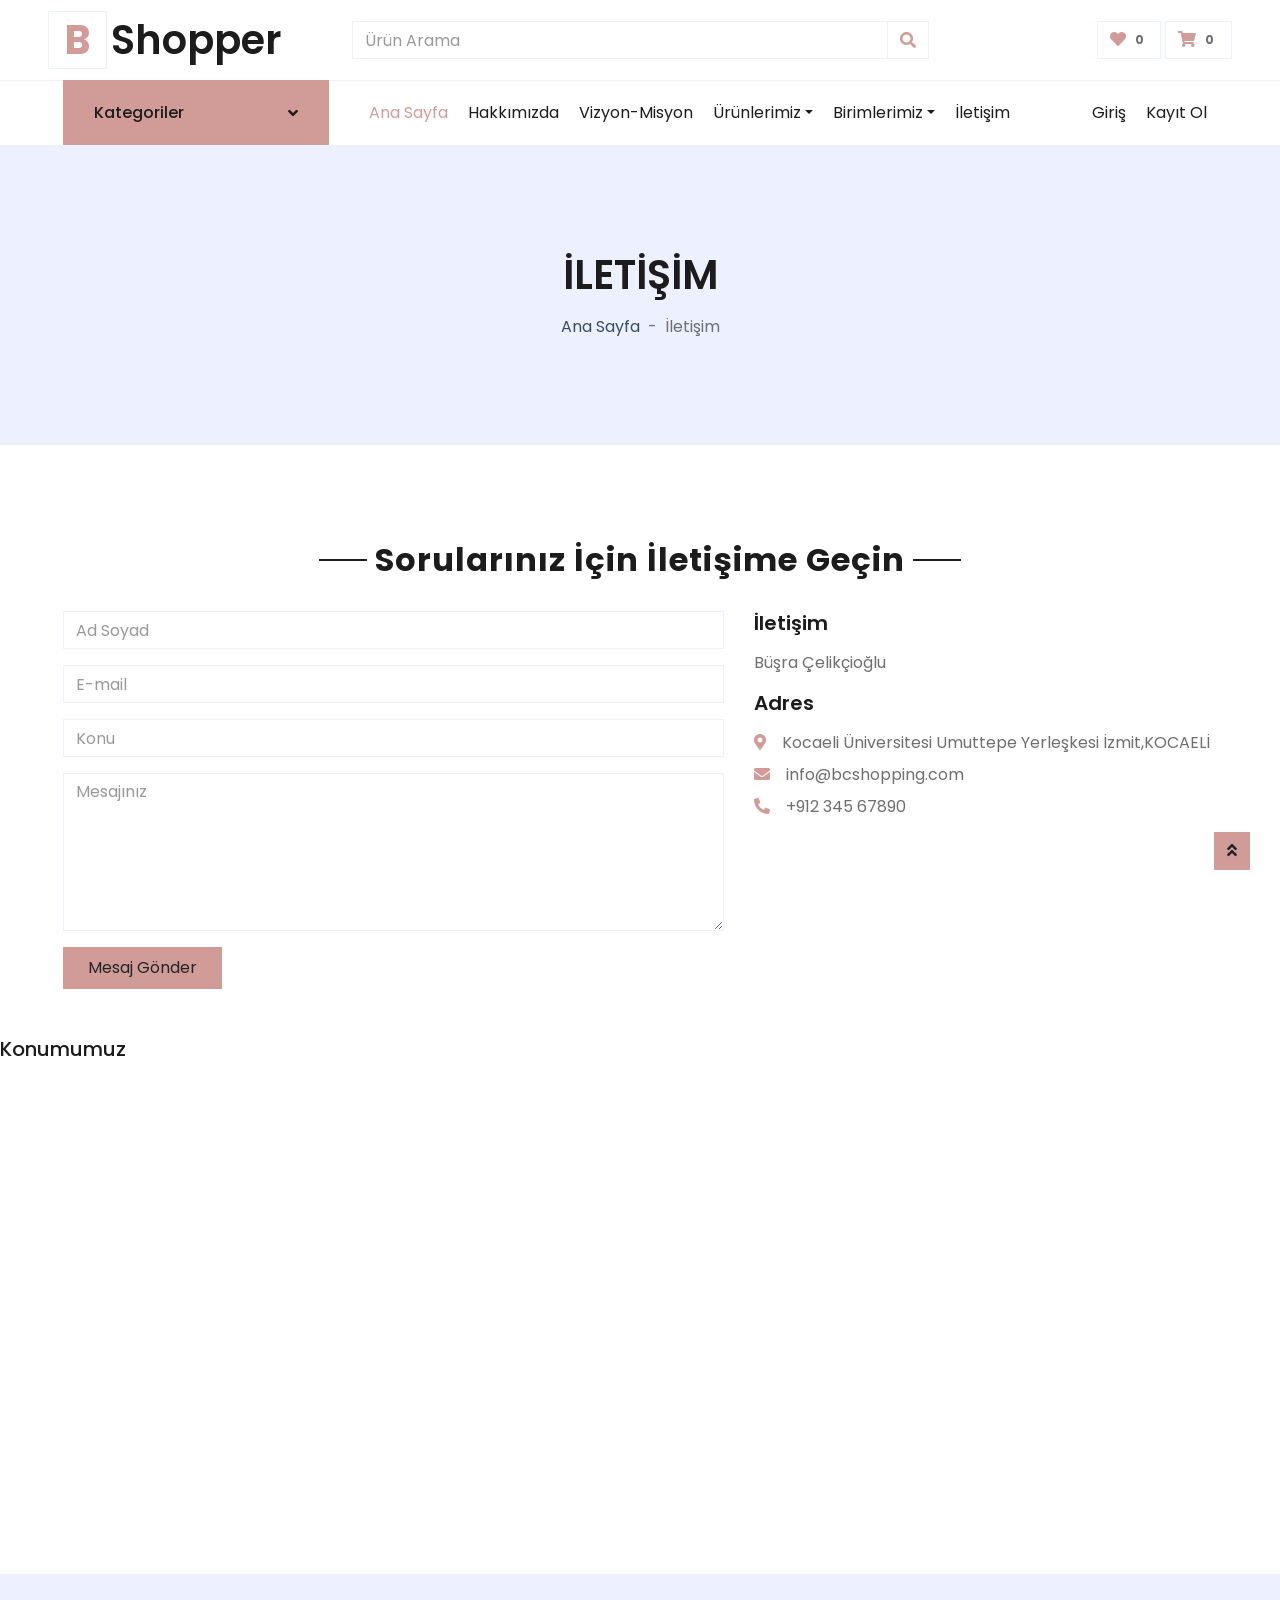
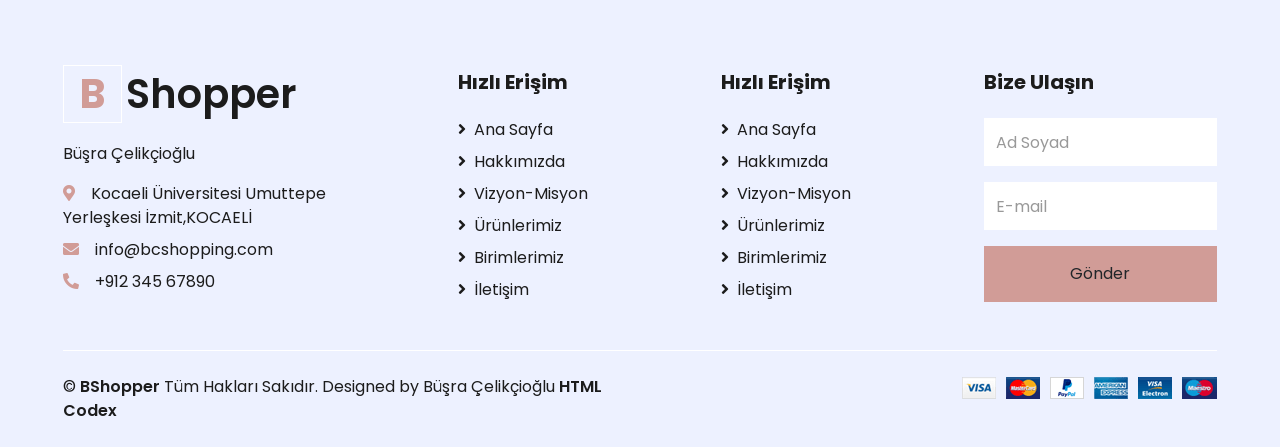
<file: contact.html>
<!DOCTYPE html>
<html lang="en">

<head>
    <meta charset="utf-8">
    <title>BShopper</title>
    <meta content="width=device-width, initial-scale=1.0" name="viewport">
    <meta content="Free HTML Templates" name="keywords">
    <meta content="Free HTML Templates" name="description">

    <!-- Favicon -->
    <link href="img/favicon.ico" rel="icon">

    <!-- Google Web Fonts -->
    <link rel="preconnect" href="https://fonts.gstatic.com">
    <link href="https://fonts.googleapis.com/css2?family=Poppins:wght@100;200;300;400;500;600;700;800;900&display=swap" rel="stylesheet"> 

    <!-- Font Awesome -->
    <link href="https://cdnjs.cloudflare.com/ajax/libs/font-awesome/5.10.0/css/all.min.css" rel="stylesheet">

    <!-- Libraries Stylesheet -->
    <link href="lib/owlcarousel/assets/owl.carousel.min.css" rel="stylesheet">

    <!-- Customized Bootstrap Stylesheet -->
    <link href="css/style.css" rel="stylesheet">
</head>

<body>
    <!-- Topbar Start -->
   
        <div class="row align-items-center py-3 px-xl-5">
            <div class="col-lg-3 d-none d-lg-block">
                <a href="index.html" class="text-decoration-none">
                    <h1 class="m-0 display-5 font-weight-semi-bold"><span class="text-primary font-weight-bold border px-3 mr-1">B</span>Shopper</h1>
                </a>
            </div>
            <div class="col-lg-6 col-6 text-left">
                <form action="">
                    <div class="input-group">
                        <input type="text" class="form-control" placeholder="Ürün Arama">
                        <div class="input-group-append">
                            <span class="input-group-text bg-transparent text-primary">
                                <i class="fa fa-search"></i>
                            </span>
                        </div>
                    </div>
                </form>
            </div>
            <div class="col-lg-3 col-6 text-right">
                <a href="" class="btn border">
                    <i class="fas fa-heart text-primary"></i>
                    <span class="badge">0</span>
                </a>
                <a href="" class="btn border">
                    <i class="fas fa-shopping-cart text-primary"></i>
                    <span class="badge">0</span>
                </a>
            </div>
        </div>
    </div>
    <!-- Topbar End -->


    <!-- Navbar Start -->
    <div class="container-fluid">
        <div class="row border-top px-xl-5">
            <div class="col-lg-3 d-none d-lg-block">
                <a class="btn shadow-none d-flex align-items-center justify-content-between bg-primary text-white w-100" data-toggle="collapse" href="#navbar-vertical" style="height: 65px; margin-top: -1px; padding: 0 30px;">
                    <h6 class="m-0">Kategoriler</h6>
                    <i class="fa fa-angle-down text-dark"></i>
                </a>
                <nav class="collapse position-absolute navbar navbar-vertical navbar-light align-items-start p-0 border border-top-0 border-bottom-0 bg-light" id="navbar-vertical">
                    <div class="navbar-nav w-100 overflow-hidden" style="height: 410px">
                        <div class="nav-item dropdown">
                            <a href="#" class="nav-link" data-toggle="dropdown">Şallar<i class="fa fa-angle-down float-right mt-1"></i></a>
                            <div class="dropdown-menu position-absolute bg-secondary border-0 rounded-0 w-100 m-0">
                                <a href="duzsallar.html" class="dropdown-item">Düz Şallar</a>
                                <a href="abiyesallar.html" class="dropdown-item">Abiye Şallar</a>
                                <a href="desenlisallar.html" class="dropdown-item">Desenli Şallar</a>
                            </div>
                        </div>
                       <div class="navbar-nav w-100 overflow-hidden" style="height: 410px">
                        <div class="nav-item dropdown">
                            <a href="#" class="nav-link" data-toggle="dropdown">Aksesuarlar<i class="fa fa-angle-down float-right mt-1"></i></a>
                            <div class="dropdown-menu position-absolute bg-secondary border-0 rounded-0 w-100 m-0">
                                <a href="gozlukler.html" class="dropdown-item">Gözlükler</a>
                                <a href="kolyeveyuzuk.html" class="dropdown-item">Kolye ve Yüzükler</a>
            
                            </div>
                        </div>
                    </div>
                </nav>
            </div>
            <div class="col-lg-9">
                <nav class="navbar navbar-expand-lg bg-light navbar-light py-3 py-lg-0 px-0">
                    <a href="" class="text-decoration-none d-block d-lg-none">
                        <h1 class="m-0 display-5 font-weight-semi-bold"><span class="text-primary font-weight-bold border px-3 mr-1">B</span>Shopper</h1>
                    </a>
                    <button type="button" class="navbar-toggler" data-toggle="collapse" data-target="#navbarCollapse">
                        <span class="navbar-toggler-icon"></span>
                    </button>
                    <div class="collapse navbar-collapse justify-content-between" id="navbarCollapse">
                        <div class="navbar-nav mr-auto py-0">
                            <a href="index.html" class="nav-item nav-link active">Ana Sayfa</a>
                            <a href="shop.html" class="nav-item nav-link">Hakkımızda</a>
                            <a href="detail.html" class="nav-item nav-link">Vizyon-Misyon</a>
                            <div class="nav-item dropdown">
                                <a href="#" class="nav-link dropdown-toggle" data-toggle="dropdown">Ürünlerimiz</a>
                                <div class="dropdown-menu rounded-0 m-0">
                                    <a href="#" class="nav-link" data-toggle="dropdown">Şallar</a>
                                  <ul>
                                       <li> <a href="duzsallar.html" class="dropdown-item">Düz Şallar</a></li>
                                       <li> <a href="abiyesallar.html" class="dropdown-item">Abiye Şallar</a></li>
                                        <li> <a href="desenlisallar.html" class="dropdown-item">Desenli Şallar</a></li>
                                  </ul>
                                    <a href="checkout.html" class="dropdown-item">Aksesuarlar</a>
                                    <ul>
                                        <li> <a href="gozlukler.html" class="dropdown-item">Gözlükler</a></li>
                                        <li> <a href="kolyeveyuzuk.html" class="dropdown-item">Kolye ve Yüzükler </a></li>
                                   </ul>
                                </div>
                            </div>
                            <div class="nav-item dropdown">
                                <a href="#" class="nav-link dropdown-toggle" data-toggle="dropdown">Birimlerimiz</a>
                                <div class="dropdown-menu rounded-0 m-0">
                                    <a href="magazalarimiz.html" class="dropdown-item">Mağazalarımız</a>
                                    <a href="outlet.html" class="dropdown-item">Outlet</a>
                                    <a href="duyurular.html" class="dropdown-item">Kampanyalı Ürünler</a>
                                </div>
                            </div>
                            <a href="contact.html" class="nav-item nav-link">İletişim</a>
                        </div>
                        <div class="navbar-nav ml-auto py-0">
                     
                            <a href="girisyap.html" class="nav-item nav-link">Giriş</a>
                            <a href="kayitol.html" class="nav-item nav-link">Kayıt Ol</a>
                        </div>
                    </div>
                </nav>
                </div>
            </div>
        </div>
    </div>
    <!-- Navbar End -->


    <!-- Page Header Start -->
    <div class="container-fluid bg-secondary mb-5">
        <div class="d-flex flex-column align-items-center justify-content-center" style="min-height: 300px">
            <h1 class="font-weight-semi-bold text-uppercase mb-3">İLETİŞİM</h1>
            <div class="d-inline-flex">
                <p class="m-0"><a href="index.html">Ana Sayfa</a></p>
                <p class="m-0 px-2">-</p>
                <p class="m-0">İletişim</p>
            </div>
        </div>
    </div>
    <!-- Page Header End -->


    <!-- Contact Start -->
    <div class="container-fluid pt-5">
        <div class="text-center mb-4">
            <h2 class="section-title px-5"><span class="px-2">Sorularınız İçin İletişime Geçin</span></h2>
        </div>
        <div class="row px-xl-5">
            <div class="col-lg-7 mb-5">
                <div class="contact-form">
                    <div id="success"></div>
                    <form name="sentMessage" id="contactForm" novalidate="novalidate">
                        <div class="control-group">
                            <input type="text" class="form-control" id="name" placeholder="Ad Soyad"
                                required="required" data-validation-required-message="Lütfen adınızı soyadınızı giriniz" />
                            <p class="help-block text-danger"></p>
                        </div>
                        <div class="control-group">
                            <input type="email" class="form-control" id="email" placeholder="E-mail"
                                required="required" data-validation-required-message="Lütfen email adresinizi giriniz" />
                            <p class="help-block text-danger"></p>
                        </div>
                        <div class="control-group">
                            <input type="text" class="form-control" id="subject" placeholder="Konu"
                                required="required" data-validation-required-message="Lütfen konu giriniz" />
                            <p class="help-block text-danger"></p>
                        </div>
                        <div class="control-group">
                            <textarea class="form-control" rows="6" id="message" placeholder="Mesajınız"
                                required="required"
                                data-validation-required-message="Lütfen mesajınızı giriniz"></textarea>
                            <p class="help-block text-danger"></p>
                        </div>
                        <div>
                            <button class="btn btn-primary py-2 px-4" type="submit" id="sendMessageButton">Mesaj Gönder</button>
                        </div>
                    </form>
                </div>
            </div>
            <div class="col-lg-5 mb-5">
                <h5 class="font-weight-semi-bold mb-3">İletişim</h5>
                <p>Büşra Çelikçioğlu</p>
                <div class="d-flex flex-column">
                    <h5 class="font-weight-semi-bold mb-3">Adres </h5>
                    <p class="mb-2"><i class="fa fa-map-marker-alt text-primary mr-3"></i>Kocaeli Üniversitesi Umuttepe Yerleşkesi İzmit,KOCAELİ</p>
                    <p class="mb-2"><i class="fa fa-envelope text-primary mr-3"></i>info@bcshopping.com</p>
                    <p class="mb-0"><i class="fa fa-phone-alt text-primary mr-3"></i>+912 345 67890</p>
                </div>
            </div>
        </div>
    </div>
    <h5>Konumumuz</h5>
    <iframe src="https://www.google.com/maps/embed?pb=!1m18!1m12!1m3!1d48327.3689630771!2d29.88723994813864!3d40.79587205650247!2m3!1f0!2f0!3f0!3m2!1i1024!2i768!4f13.1!3m3!1m2!1s0x14cb4e8ad751f097%3A0xdb29061ce8f77254!2zS29jYWVsaSDDnG5pdmVyc2l0ZXNpIFVtdXR0ZXBlIEthbXDDvHPDvCBCIEthcMSxc8Sx!5e0!3m2!1str!2str!4v1669725650741!5m2!1str!2str" width="600" height="450" style="border:0;" allowfullscreen="" loading="lazy" referrerpolicy="no-referrer-when-downgrade"></iframe>
    <!-- Contact End -->


    <!-- Footer Start -->
    <div class="container-fluid bg-secondary text-dark mt-5 pt-5">
        <div class="row px-xl-5 pt-5">
            <div class="col-lg-4 col-md-12 mb-5 pr-3 pr-xl-5">
                <a href="" class="text-decoration-none">
                    <h1 class="mb-4 display-5 font-weight-semi-bold"><span class="text-primary font-weight-bold border border-white px-3 mr-1">B</span>Shopper</h1>
                </a>
                <p>Büşra Çelikçioğlu</p>
                <p class="mb-2"><i class="fa fa-map-marker-alt text-primary mr-3"></i>Kocaeli Üniversitesi Umuttepe Yerleşkesi İzmit,KOCAELİ</p>
                <p class="mb-2"><i class="fa fa-envelope text-primary mr-3"></i>info@bcshopping.com</p>
                <p class="mb-0"><i class="fa fa-phone-alt text-primary mr-3"></i>+912 345 67890</p>
            </div>
            <div class="col-lg-8 col-md-12">
                <div class="row">
                    <div class="col-md-4 mb-5">
                        <h5 class="font-weight-bold text-dark mb-4">Hızlı Erişim</h5>
                        <div class="d-flex flex-column justify-content-start">
                            <a class="text-dark mb-2" href="index.html"><i class="fa fa-angle-right mr-2"></i>Ana Sayfa</a>
                            <a class="text-dark mb-2" href="shop.html"><i class="fa fa-angle-right mr-2"></i>Hakkımızda</a>
                            <a class="text-dark mb-2" href="detail.html"><i class="fa fa-angle-right mr-2"></i>Vizyon-Misyon</a>
                            <a class="text-dark mb-2" href="cart.html"><i class="fa fa-angle-right mr-2"></i>Ürünlerimiz</a>
                            <a class="text-dark mb-2" href="checkout.html"><i class="fa fa-angle-right mr-2"></i>Birimlerimiz</a>
                            <a class="text-dark" href="contact.html"><i class="fa fa-angle-right mr-2"></i>İletişim</a>
                        </div>
                    </div>
                            <div class="col-md-4 mb-5">
                                <h5 class="font-weight-bold text-dark mb-4">Hızlı Erişim</h5>
                                <div class="d-flex flex-column justify-content-start">
                                    <a class="text-dark mb-2" href="index.html"><i class="fa fa-angle-right mr-2"></i>Ana Sayfa</a>
                                    <a class="text-dark mb-2" href="shop.html"><i class="fa fa-angle-right mr-2"></i>Hakkımızda</a>
                                    <a class="text-dark mb-2" href="detail.html"><i class="fa fa-angle-right mr-2"></i>Vizyon-Misyon</a>
                                    <a class="text-dark mb-2" href="cart.html"><i class="fa fa-angle-right mr-2"></i>Ürünlerimiz</a>
                                    <a class="text-dark mb-2" href="checkout.html"><i class="fa fa-angle-right mr-2"></i>Birimlerimiz</a>
                                    <a class="text-dark" href="contact.html"><i class="fa fa-angle-right mr-2"></i>İletişim</a>
                                </div>
                            </div>
                    <div class="col-md-4 mb-5">
                        <h5 class="font-weight-bold text-dark mb-4">Bize Ulaşın</h5>
                        <form action="">
                            <div class="form-group">
                                <input type="text" class="form-control border-0 py-4" placeholder="Ad Soyad" required="required" />
                            </div>
                            <div class="form-group">
                                <input type="email" class="form-control border-0 py-4" placeholder="E-mail"
                                    required="required" />
                            </div>
                            <div>
                                <button class="btn btn-primary btn-block border-0 py-3" type="submit">Gönder</button>
                            </div>
                        </form>
                    </div>
                </div>
            </div>
        </div>
        <div class="row border-top border-light mx-xl-5 py-4">
            <div class="col-md-6 px-xl-0">
                <p class="mb-md-0 text-center text-md-left text-dark">
                    &copy; <a class="text-dark font-weight-semi-bold" href="#">BShopper</a> Tüm Hakları Sakıdır. Designed
                    by Büşra Çelikçioğlu
                    <a class="text-dark font-weight-semi-bold" href="https://htmlcodex.com">HTML Codex</a>
                </p>
            </div>
            <div class="col-md-6 px-xl-0 text-center text-md-right">
                <img class="img-fluid" src="img/payments.png" alt="">
            </div>
        </div>
    </div>
    <!-- Footer End -->


    <!-- Back to Top -->
    <a href="#" class="btn btn-primary back-to-top"><i class="fa fa-angle-double-up"></i></a>


    <!-- JavaScript Libraries -->
    <script src="https://code.jquery.com/jquery-3.4.1.min.js"></script>
    <script src="https://stackpath.bootstrapcdn.com/bootstrap/4.4.1/js/bootstrap.bundle.min.js"></script>
    <script src="lib/easing/easing.min.js"></script>
    <script src="lib/owlcarousel/owl.carousel.min.js"></script>

    <!-- Contact Javascript File -->
    <script src="mail/jqBootstrapValidation.min.js"></script>
    <script src="mail/contact.js"></script>

    <!-- Template Javascript -->
    <script src="js/main.js"></script>
</body>

</html>
</file>
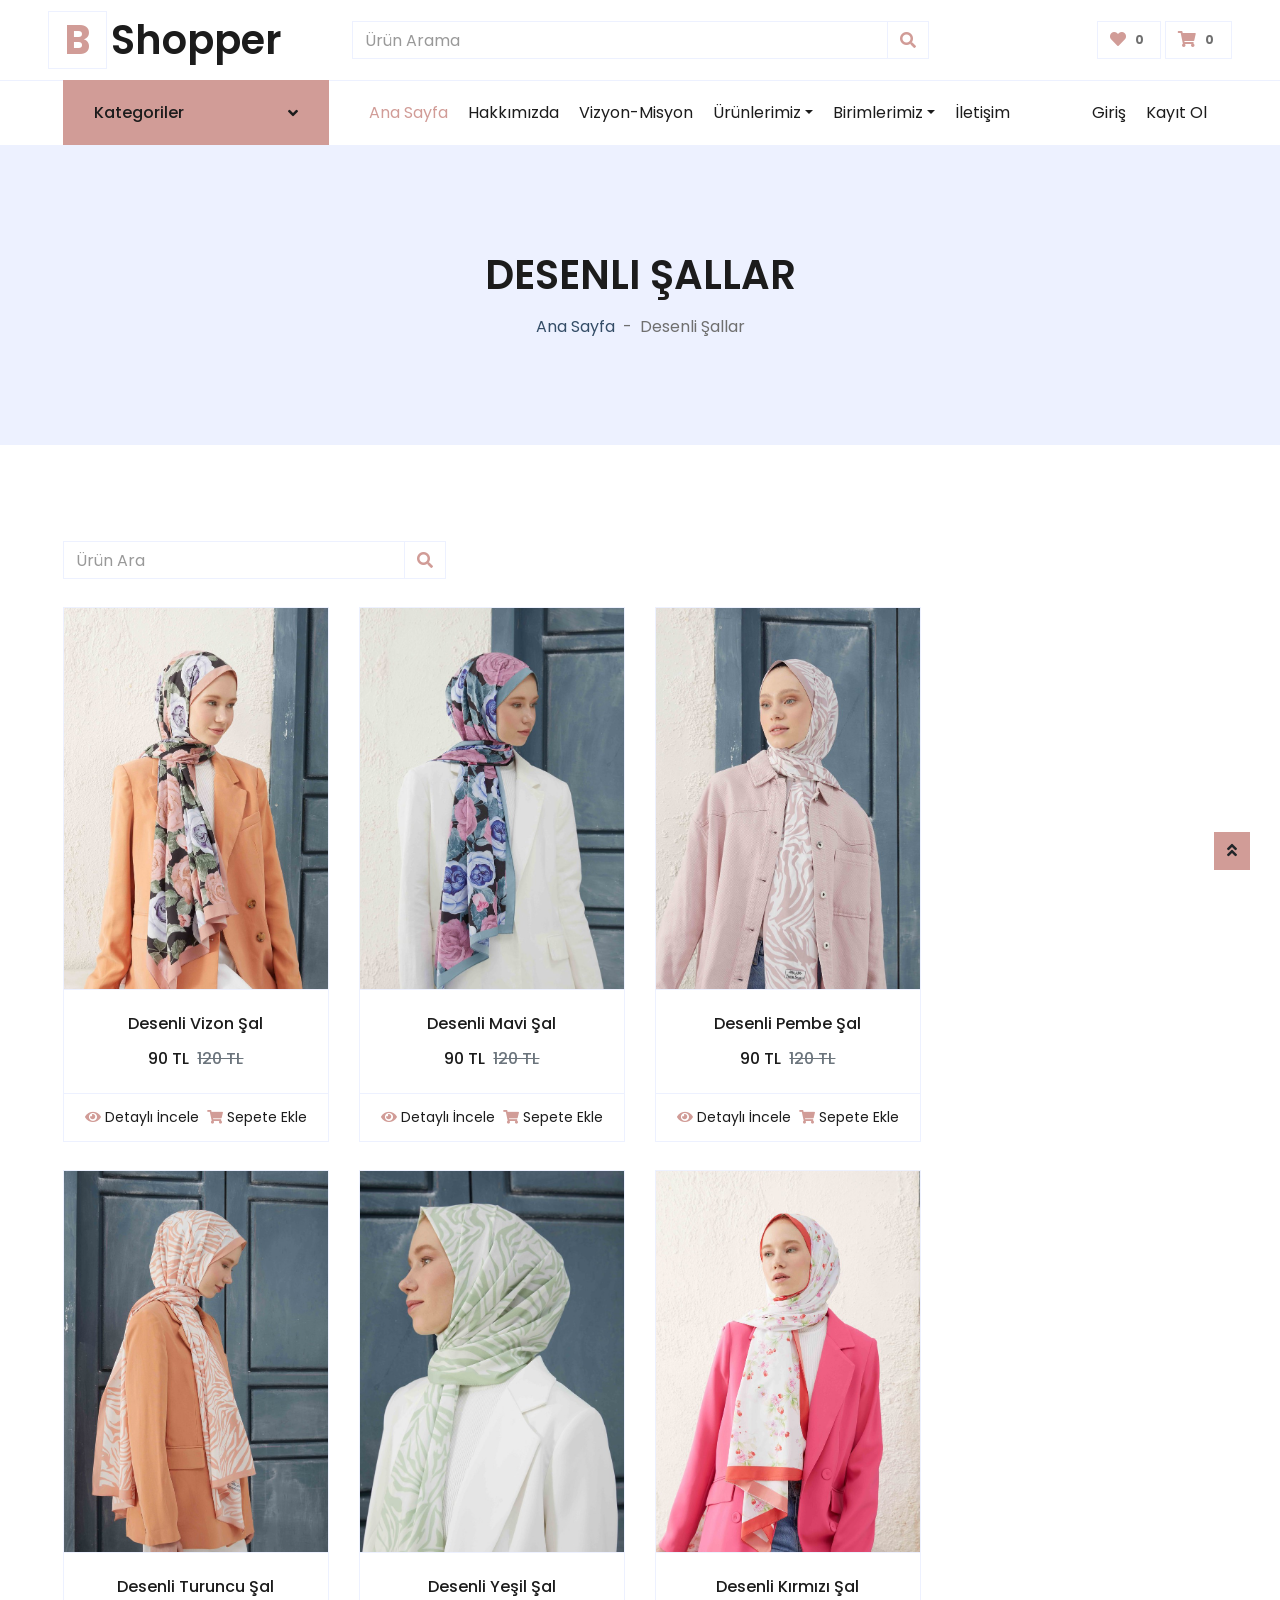
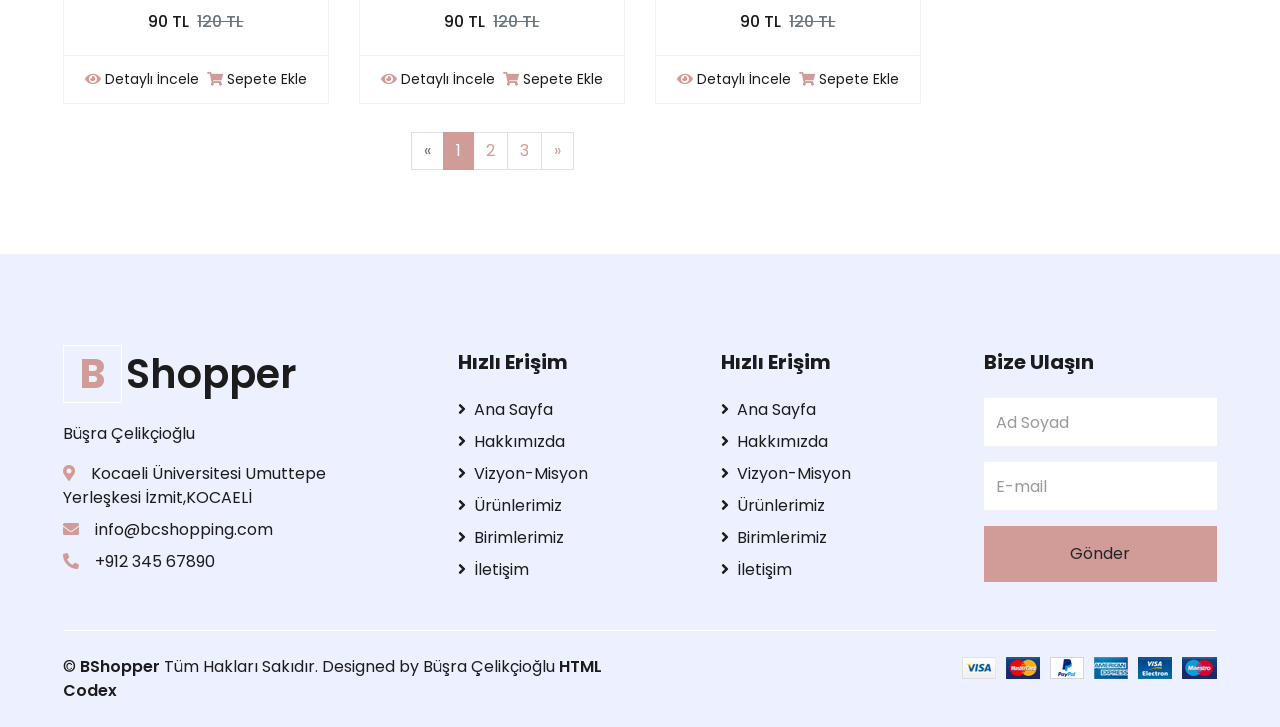
<file: desenlisallar.html>
<!DOCTYPE html>
<html lang="en">

<head>
    <meta charset="utf-8">
    <title>BShopper </title>
    <meta content="width=device-width, initial-scale=1.0" name="viewport">
    <meta content="Free HTML Templates" name="keywords">
    <meta content="Free HTML Templates" name="description">

    <!-- Favicon -->
    <link href="img/favicon.ico" rel="icon">

    <!-- Google Web Fonts -->
    <link rel="preconnect" href="https://fonts.gstatic.com">
    <link href="https://fonts.googleapis.com/css2?family=Poppins:wght@100;200;300;400;500;600;700;800;900&display=swap" rel="stylesheet"> 

    <!-- Font Awesome -->
    <link href="https://cdnjs.cloudflare.com/ajax/libs/font-awesome/5.10.0/css/all.min.css" rel="stylesheet">

    <!-- Libraries Stylesheet -->
    <link href="lib/owlcarousel/assets/owl.carousel.min.css" rel="stylesheet">

    <!-- Customized Bootstrap Stylesheet -->
    <link href="css/style.css" rel="stylesheet">
</head>

<body>
    <!-- Topbar Start -->
    
        <div class="row align-items-center py-3 px-xl-5">
            <div class="col-lg-3 d-none d-lg-block">
                <a href="index.html" class="text-decoration-none">
                    <h1 class="m-0 display-5 font-weight-semi-bold"><span class="text-primary font-weight-bold border px-3 mr-1">B</span>Shopper</h1>
                </a>
            </div>
            <div class="col-lg-6 col-6 text-left">
                <form action="">
                    <div class="input-group">
                        <input type="text" class="form-control" placeholder="Ürün Arama">
                        <div class="input-group-append">
                            <span class="input-group-text bg-transparent text-primary">
                                <i class="fa fa-search"></i>
                            </span>
                        </div>
                    </div>
                </form>
            </div>
            <div class="col-lg-3 col-6 text-right">
                <a href="" class="btn border">
                    <i class="fas fa-heart text-primary"></i>
                    <span class="badge">0</span>
                </a>
                <a href="" class="btn border">
                    <i class="fas fa-shopping-cart text-primary"></i>
                    <span class="badge">0</span>
                </a>
            </div>
        </div>
    </div>
    <!-- Topbar End -->


    <!-- Navbar Start -->
    <div class="container-fluid">
        <div class="row border-top px-xl-5">
            <div class="col-lg-3 d-none d-lg-block">
                <a class="btn shadow-none d-flex align-items-center justify-content-between bg-primary text-white w-100" data-toggle="collapse" href="#navbar-vertical" style="height: 65px; margin-top: -1px; padding: 0 30px;">
                    <h6 class="m-0">Kategoriler</h6>
                    <i class="fa fa-angle-down text-dark"></i>
                </a>
                <nav class="collapse position-absolute navbar navbar-vertical navbar-light align-items-start p-0 border border-top-0 border-bottom-0 bg-light" id="navbar-vertical">
                    <div class="navbar-nav w-100 overflow-hidden" style="height: 410px">
                        <div class="nav-item dropdown">
                            <a href="#" class="nav-link" data-toggle="dropdown">Şallar<i class="fa fa-angle-down float-right mt-1"></i></a>
                            <div class="dropdown-menu position-absolute bg-secondary border-0 rounded-0 w-100 m-0">
                                <a href="duzsallar.html" class="dropdown-item">Düz Şallar</a>
                                <a href="abiyesallar.html" class="dropdown-item">Abiye Şallar</a>
                                <a href="desenlisallar.html" class="dropdown-item">Desenli Şallar</a>
                            </div>
                        </div>
                       <div class="navbar-nav w-100 overflow-hidden" style="height: 410px">
                        <div class="nav-item dropdown">
                            <a href="#" class="nav-link" data-toggle="dropdown">Aksesuarlar<i class="fa fa-angle-down float-right mt-1"></i></a>
                            <div class="dropdown-menu position-absolute bg-secondary border-0 rounded-0 w-100 m-0">
                                <a href="gozlukler.html" class="dropdown-item">Gözlükler</a>
                                <a href="kolyeveyuzuk.html" class="dropdown-item">Kolye ve Yüzükler</a>
            
                            </div>
                        </div>
                    </div>
                </nav>
            </div>
            <div class="col-lg-9">
                <nav class="navbar navbar-expand-lg bg-light navbar-light py-3 py-lg-0 px-0">
                    <a href="" class="text-decoration-none d-block d-lg-none">
                        <h1 class="m-0 display-5 font-weight-semi-bold"><span class="text-primary font-weight-bold border px-3 mr-1">B</span>Shopper</h1>
                    </a>
                    <button type="button" class="navbar-toggler" data-toggle="collapse" data-target="#navbarCollapse">
                        <span class="navbar-toggler-icon"></span>
                    </button>
                    <div class="collapse navbar-collapse justify-content-between" id="navbarCollapse">
                        <div class="navbar-nav mr-auto py-0">
                            <a href="index.html" class="nav-item nav-link active">Ana Sayfa</a>
                            <a href="shop.html" class="nav-item nav-link">Hakkımızda</a>
                            <a href="detail.html" class="nav-item nav-link">Vizyon-Misyon</a>
                            <div class="nav-item dropdown">
                                <a href="#" class="nav-link dropdown-toggle" data-toggle="dropdown">Ürünlerimiz</a>
                                <div class="dropdown-menu rounded-0 m-0">
                                    <a href="#" class="nav-link" data-toggle="dropdown">Şallar</a>
                                  <ul>
                                       <li> <a href="duzsallar.html" class="dropdown-item">Düz Şallar</a></li>
                                       <li> <a href="abiyesallar.html" class="dropdown-item">Abiye Şallar</a></li>
                                        <li> <a href="desenlisallar.html" class="dropdown-item">Desenli Şallar</a></li>
                                  </ul>
                                    <a href="checkout.html" class="dropdown-item">Aksesuarlar</a>
                                    <ul>
                                        <li> <a href="gozlukler.html" class="dropdown-item">Gözlükler</a></li>
                                        <li> <a href="kolyeveyuzuk.html" class="dropdown-item">Kolye ve Yüzükler </a></li>
                                   </ul>
                                </div>
                            </div>
                            <div class="nav-item dropdown">
                                <a href="#" class="nav-link dropdown-toggle" data-toggle="dropdown">Birimlerimiz</a>
                                <div class="dropdown-menu rounded-0 m-0">
                                    <a href="magazalarimiz.html" class="dropdown-item">Mağazalarımız</a>
                                    <a href="outlet.html" class="dropdown-item">Outlet</a>
                                    <a href="duyurular.html" class="dropdown-item">Kampanyalı Ürünler</a>
                                </div>
                            </div>
                            <a href="contact.html" class="nav-item nav-link">İletişim</a>
                        </div>
                        <div class="navbar-nav ml-auto py-0">
                     
                            <a href="girisyap.html" class="nav-item nav-link">Giriş</a>
                            <a href="kayitol.html" class="nav-item nav-link">Kayıt Ol</a>
                        </div>
                    </div>
                </nav>
                </div>
            </div>
        </div>
    </div>
    <!-- Navbar End -->


    <!-- Page Header Start -->
    <div class="container-fluid bg-secondary mb-5">
        <div class="d-flex flex-column align-items-center justify-content-center" style="min-height: 300px">
            <h1 class="font-weight-semi-bold text-uppercase mb-3">Desenli Şallar</h1>
            <div class="d-inline-flex">
                <p class="m-0"><a href="index.html">Ana Sayfa</a></p>
                <p class="m-0 px-2">-</p>
                <p class="m-0">Desenli Şallar</p>
            </div>
        </div>
    </div>
    <!-- Page Header End -->


    <!-- Cart Start -->
  
    <!-- Cart End -->
<!-- Shop Start -->
<div class="container-fluid pt-5">
    <div class="row px-xl-5">
        <!-- Shop Sidebar Start -->
        
            <!-- Price Start -->
        
            <!-- Price End -->
            
            <!-- Color Start -->
       
            <!-- Color End -->

            <!-- Size Start -->
            
            <!-- Size End -->
    
        <!-- Shop Sidebar End -->


        <!-- Shop Product Start -->
        <div class="col-lg-9 col-md-12">
            <div class="row pb-3">
                <div class="col-12 pb-1">
                    <div class="d-flex align-items-center justify-content-between mb-4">
                        <form action="">
                            <div class="input-group">
                                <input type="text" class="form-control" placeholder="Ürün Ara">
                                <div class="input-group-append">
                                    <span class="input-group-text bg-transparent text-primary">
                                        <i class="fa fa-search"></i>
                                    </span>
                                </div>
                            </div>
                        </form>
                        <div class="dropdown ml-4">
                            
                            
                        </div>
                    </div>
                </div>
                <div class="col-lg-4 col-md-6 col-sm-12 pb-1">
                    <div class="card product-item border-0 mb-4">
                        <div class="card-header product-img position-relative overflow-hidden bg-transparent border p-0">
                            <img class="img-fluid w-100" src="img/vizondesen.jpg" alt="Desenli Vizon Şal">
                        </div>
                        <div class="card-body border-left border-right text-center p-0 pt-4 pb-3">
                            <h6 class="text-truncate mb-3">Desenli Vizon Şal</h6>
                            <div class="d-flex justify-content-center">
                                <h6>90 TL</h6><h6 class="text-muted ml-2"><del>120 TL</del></h6>
                            </div>
                        </div>
                        <div class="card-footer d-flex justify-content-between bg-light border">
                            <a href="siyahduz.html" class="btn btn-sm text-dark p-0"><i class="fas fa-eye text-primary mr-1"></i>Detaylı İncele</a>
                            <a href="odeme.html" class="btn btn-sm text-dark p-0"><i class="fas fa-shopping-cart text-primary mr-1"></i>Sepete Ekle</a>
                        </div>
                    </div>
                </div>
                <div class="col-lg-4 col-md-6 col-sm-12 pb-1">
                    <div class="card product-item border-0 mb-4">
                        <div class="card-header product-img position-relative overflow-hidden bg-transparent border p-0">
                            <img class="img-fluid w-100" src="img/mavidesen.jpg" alt="Desenli Mavi Şal">
                        </div>
                        <div class="card-body border-left border-right text-center p-0 pt-4 pb-3">
                            <h6 class="text-truncate mb-3">Desenli Mavi Şal</h6>
                            <div class="d-flex justify-content-center">
                                <h6>90 TL</h6><h6 class="text-muted ml-2"><del>120 TL</del></h6>
                            </div>
                        </div>
                        <div class="card-footer d-flex justify-content-between bg-light border">
                            <a href="siyahduz.html" class="btn btn-sm text-dark p-0"><i class="fas fa-eye text-primary mr-1"></i>Detaylı İncele</a>
                            <a href="odeme.html" class="btn btn-sm text-dark p-0"><i class="fas fa-shopping-cart text-primary mr-1"></i>Sepete Ekle</a>
                        </div>
                    </div>
                </div>
                <div class="col-lg-4 col-md-6 col-sm-12 pb-1">
                    <div class="card product-item border-0 mb-4">
                        <div class="card-header product-img position-relative overflow-hidden bg-transparent border p-0">
                            <img class="img-fluid w-100" src="img/pembedesen.jpg" alt="">
                        </div>
                        <div class="card-body border-left border-right text-center p-0 pt-4 pb-3">
                            <h6 class="text-truncate mb-3">Desenli Pembe Şal</h6>
                            <div class="d-flex justify-content-center">
                                <h6>90 TL</h6><h6 class="text-muted ml-2"><del>120 TL</del></h6>
                            </div>
                        </div>
                        <div class="card-footer d-flex justify-content-between bg-light border">
                            <a href="siyahduz.html" class="btn btn-sm text-dark p-0"><i class="fas fa-eye text-primary mr-1"></i>Detaylı İncele</a>
                            <a href="odeme.html" class="btn btn-sm text-dark p-0"><i class="fas fa-shopping-cart text-primary mr-1"></i>Sepete Ekle</a>
                        </div>
                    </div>
                </div>
                <div class="col-lg-4 col-md-6 col-sm-12 pb-1">
                    <div class="card product-item border-0 mb-4">
                        <div class="card-header product-img position-relative overflow-hidden bg-transparent border p-0">
                            <img class="img-fluid w-100" src="img/turuncudesen.jpg" alt="">
                        </div>
                        <div class="card-body border-left border-right text-center p-0 pt-4 pb-3">
                            <h6 class="text-truncate mb-3">Desenli Turuncu Şal</h6>
                            <div class="d-flex justify-content-center">
                                <h6>90 TL</h6><h6 class="text-muted ml-2"><del>120 TL</del></h6>
                            </div>
                        </div>
                        <div class="card-footer d-flex justify-content-between bg-light border">
                            <a href="siyahduz.html" class="btn btn-sm text-dark p-0"><i class="fas fa-eye text-primary mr-1"></i>Detaylı İncele</a>
                            <a href="odeme.html" class="btn btn-sm text-dark p-0"><i class="fas fa-shopping-cart text-primary mr-1"></i>Sepete Ekle</a>
                        </div>
                    </div>
                </div>
                <div class="col-lg-4 col-md-6 col-sm-12 pb-1">
                    <div class="card product-item border-0 mb-4">
                        <div class="card-header product-img position-relative overflow-hidden bg-transparent border p-0">
                            <img class="img-fluid w-100" src="img/yesildesen.jpg" alt="">
                        </div>
                        <div class="card-body border-left border-right text-center p-0 pt-4 pb-3">
                            <h6 class="text-truncate mb-3">Desenli Yeşil Şal</h6>
                            <div class="d-flex justify-content-center">
                                <h6>90 TL</h6><h6 class="text-muted ml-2"><del>120 TL</del></h6>
                            </div>
                        </div>
                        <div class="card-footer d-flex justify-content-between bg-light border">
                            <a href="siyahduz.html" class="btn btn-sm text-dark p-0"><i class="fas fa-eye text-primary mr-1"></i>Detaylı İncele</a>
                            <a href="odeme.html" class="btn btn-sm text-dark p-0"><i class="fas fa-shopping-cart text-primary mr-1"></i>Sepete Ekle</a>
                        </div>
                    </div>
                </div>
                <div class="col-lg-4 col-md-6 col-sm-12 pb-1">
                    <div class="card product-item border-0 mb-4">
                        <div class="card-header product-img position-relative overflow-hidden bg-transparent border p-0">
                            <img class="img-fluid w-100" src="img/kirmizidesen.jpg" alt="">
                        </div>
                        <div class="card-body border-left border-right text-center p-0 pt-4 pb-3">
                            <h6 class="text-truncate mb-3">Desenli Kırmızı Şal</h6>
                            <div class="d-flex justify-content-center">
                                <h6>90 TL</h6><h6 class="text-muted ml-2"><del>120 TL</del></h6>
                            </div>
                        </div>
                        <div class="card-footer d-flex justify-content-between bg-light border">
                            <a href="siyahduz.html" class="btn btn-sm text-dark p-0"><i class="fas fa-eye text-primary mr-1"></i>Detaylı İncele</a>
                            <a href="odeme.html" class="btn btn-sm text-dark p-0"><i class="fas fa-shopping-cart text-primary mr-1"></i>Sepete Ekle</a>
                        </div>
                    </div>
                </div>
               
                <div class="col-12 pb-1">
                    <nav aria-label="Page navigation">
                      <ul class="pagination justify-content-center mb-3">
                        <li class="page-item disabled">
                          <a class="page-link" href="#" aria-label="Previous">
                            <span aria-hidden="true">&laquo;</span>
                            <span class="sr-only">Previous</span>
                          </a>
                        </li>
                        <li class="page-item active"><a class="page-link" href="#">1</a></li>
                        <li class="page-item"><a class="page-link" href="#">2</a></li>
                        <li class="page-item"><a class="page-link" href="#">3</a></li>
                        <li class="page-item">
                          <a class="page-link" href="#" aria-label="Next">
                            <span aria-hidden="true">&raquo;</span>
                            <span class="sr-only">Next</span>
                          </a>
                        </li>
                      </ul>
                    </nav>
                </div>
            </div>
        </div>
        <!-- Shop Product End -->
    </div>
</div>
<!-- Shop End -->



    <!-- Footer Start -->
    <div class="container-fluid bg-secondary text-dark mt-5 pt-5">
        <div class="row px-xl-5 pt-5">
            <div class="col-lg-4 col-md-12 mb-5 pr-3 pr-xl-5">
                <a href="index.html" class="text-decoration-none">
                    <h1 class="mb-4 display-5 font-weight-semi-bold"><span class="text-primary font-weight-bold border border-white px-3 mr-1">B</span>Shopper</h1>
                </a>
                <p>Büşra Çelikçioğlu</p>
                <p class="mb-2"><i class="fa fa-map-marker-alt text-primary mr-3"></i>Kocaeli Üniversitesi Umuttepe Yerleşkesi İzmit,KOCAELİ</p>
                <p class="mb-2"><i class="fa fa-envelope text-primary mr-3"></i>info@bcshopping.com</p>
                <p class="mb-0"><i class="fa fa-phone-alt text-primary mr-3"></i>+912 345 67890</p>
            </div>
            <div class="col-lg-8 col-md-12">
                <div class="row">
                    <div class="col-md-4 mb-5">
                        <h5 class="font-weight-bold text-dark mb-4">Hızlı Erişim</h5>
                        <div class="d-flex flex-column justify-content-start">
                            <a class="text-dark mb-2" href="index.html"><i class="fa fa-angle-right mr-2"></i>Ana Sayfa</a>
                            <a class="text-dark mb-2" href="shop.html"><i class="fa fa-angle-right mr-2"></i>Hakkımızda</a>
                            <a class="text-dark mb-2" href="detail.html"><i class="fa fa-angle-right mr-2"></i>Vizyon-Misyon</a>
                            <a class="text-dark mb-2" href="cart.html"><i class="fa fa-angle-right mr-2"></i>Ürünlerimiz</a>
                            <a class="text-dark mb-2" href="checkout.html"><i class="fa fa-angle-right mr-2"></i>Birimlerimiz</a>
                            <a class="text-dark" href="contact.html"><i class="fa fa-angle-right mr-2"></i>İletişim</a>
                        </div>
                    </div>
                            <div class="col-md-4 mb-5">
                                <h5 class="font-weight-bold text-dark mb-4">Hızlı Erişim</h5>
                                <div class="d-flex flex-column justify-content-start">
                                    <a class="text-dark mb-2" href="index.html"><i class="fa fa-angle-right mr-2"></i>Ana Sayfa</a>
                                    <a class="text-dark mb-2" href="shop.html"><i class="fa fa-angle-right mr-2"></i>Hakkımızda</a>
                                    <a class="text-dark mb-2" href="detail.html"><i class="fa fa-angle-right mr-2"></i>Vizyon-Misyon</a>
                                    <a class="text-dark mb-2" href="cart.html"><i class="fa fa-angle-right mr-2"></i>Ürünlerimiz</a>
                                    <a class="text-dark mb-2" href="checkout.html"><i class="fa fa-angle-right mr-2"></i>Birimlerimiz</a>
                                    <a class="text-dark" href="contact.html"><i class="fa fa-angle-right mr-2"></i>İletişim</a>
                                </div>
                            </div>
                    <div class="col-md-4 mb-5">
                        <h5 class="font-weight-bold text-dark mb-4">Bize Ulaşın</h5>
                        <form action="">
                            <div class="form-group">
                                <input type="text" class="form-control border-0 py-4" placeholder="Ad Soyad" required="required" />
                            </div>
                            <div class="form-group">
                                <input type="email" class="form-control border-0 py-4" placeholder="E-mail"
                                    required="required" />
                            </div>
                            <div>
                                <button class="btn btn-primary btn-block border-0 py-3" type="submit">Gönder</button>
                            </div>
                        </form>
                    </div>
                </div>
            </div>
        </div>
        <div class="row border-top border-light mx-xl-5 py-4">
            <div class="col-md-6 px-xl-0">
                <p class="mb-md-0 text-center text-md-left text-dark">
                    &copy; <a class="text-dark font-weight-semi-bold" href="#">BShopper</a> Tüm Hakları Sakıdır. Designed
                    by Büşra Çelikçioğlu
                    <a class="text-dark font-weight-semi-bold" href="https://htmlcodex.com">HTML Codex</a>
                </p>
            </div>
            <div class="col-md-6 px-xl-0 text-center text-md-right">
                <img class="img-fluid" src="img/payments.png" alt="">
            </div>
        </div>
    </div>
    <!-- Footer End -->


    <!-- Back to Top -->
    <a href="#" class="btn btn-primary back-to-top"><i class="fa fa-angle-double-up"></i></a>


    <!-- JavaScript Libraries -->
    <script src="https://code.jquery.com/jquery-3.4.1.min.js"></script>
    <script src="https://stackpath.bootstrapcdn.com/bootstrap/4.4.1/js/bootstrap.bundle.min.js"></script>
    <script src="lib/easing/easing.min.js"></script>
    <script src="lib/owlcarousel/owl.carousel.min.js"></script>

    <!-- Contact Javascript File -->
    <script src="mail/jqBootstrapValidation.min.js"></script>
    <script src="mail/contact.js"></script>

    <!-- Template Javascript -->
    <script src="js/main.js"></script>
</body>

</html>
</file>
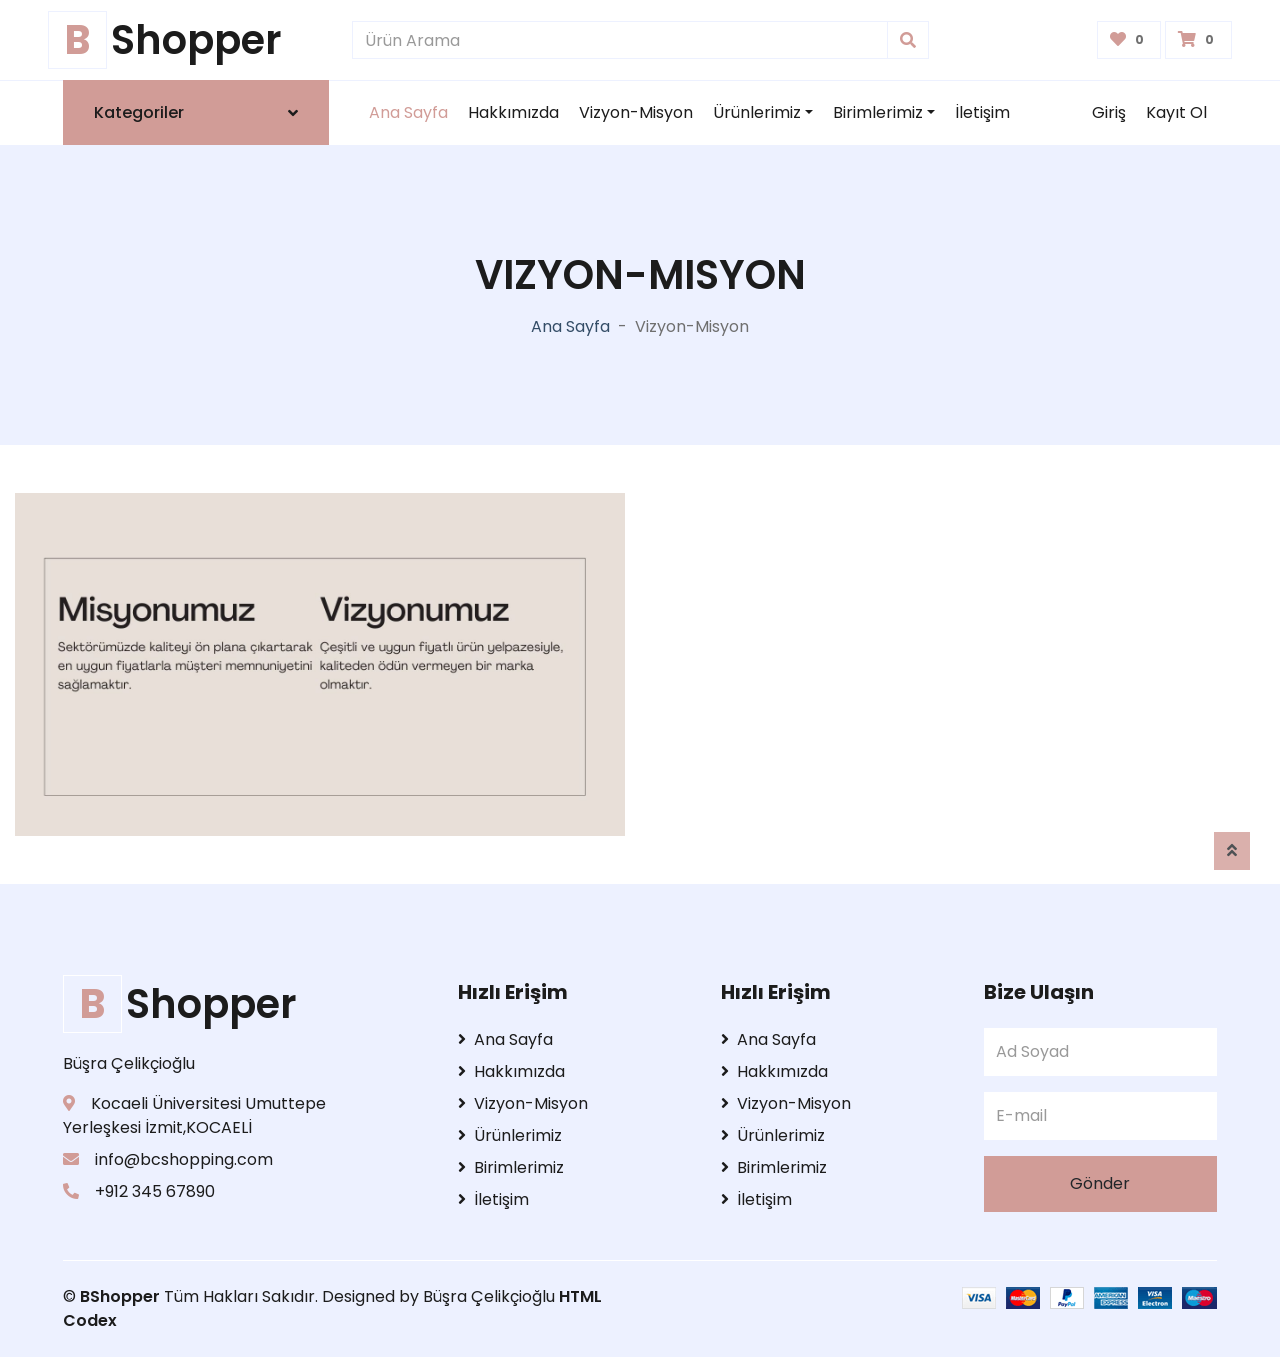
<file: detail.html>
<!DOCTYPE html>
<html lang="en">

<head>
    <meta charset="utf-8">
    <title>BShopper</title>
    <meta content="width=device-width, initial-scale=1.0" name="viewport">
    <meta content="Free HTML Templates" name="keywords">
    <meta content="Free HTML Templates" name="description">

    <!-- Favicon -->
    <link href="img/favicon.ico" rel="icon">

    <!-- Google Web Fonts -->
    <link rel="preconnect" href="https://fonts.gstatic.com">
    <link href="https://fonts.googleapis.com/css2?family=Poppins:wght@100;200;300;400;500;600;700;800;900&display=swap" rel="stylesheet"> 

    <!-- Font Awesome -->
    <link href="https://cdnjs.cloudflare.com/ajax/libs/font-awesome/5.10.0/css/all.min.css" rel="stylesheet">

    <!-- Libraries Stylesheet -->
    <link href="lib/owlcarousel/assets/owl.carousel.min.css" rel="stylesheet">

    <!-- Customized Bootstrap Stylesheet -->
    <link href="css/style.css" rel="stylesheet">
</head>

<body>
    <!-- Topbar Start -->
    
        <div class="row align-items-center py-3 px-xl-5">
            <div class="col-lg-3 d-none d-lg-block">
                <a href="index.html" class="text-decoration-none">
                    <h1 class="m-0 display-5 font-weight-semi-bold"><span class="text-primary font-weight-bold border px-3 mr-1">B</span>Shopper</h1>
                </a>
            </div>
            <div class="col-lg-6 col-6 text-left">
                <form action="">
                    <div class="input-group">
                        <input type="text" class="form-control" placeholder="Ürün Arama">
                        <div class="input-group-append">
                            <span class="input-group-text bg-transparent text-primary">
                                <i class="fa fa-search"></i>
                            </span>
                        </div>
                    </div>
                </form>
            </div>
            <div class="col-lg-3 col-6 text-right">
                <a href="" class="btn border">
                    <i class="fas fa-heart text-primary"></i>
                    <span class="badge">0</span>
                </a>
                <a href="" class="btn border">
                    <i class="fas fa-shopping-cart text-primary"></i>
                    <span class="badge">0</span>
                </a>
            </div>
        </div>
    </div>
    <!-- Topbar End -->


    <!-- Navbar Start -->
    <div class="container-fluid">
        <div class="row border-top px-xl-5">
            <div class="col-lg-3 d-none d-lg-block">
                <a class="btn shadow-none d-flex align-items-center justify-content-between bg-primary text-white w-100" data-toggle="collapse" href="#navbar-vertical" style="height: 65px; margin-top: -1px; padding: 0 30px;">
                    <h6 class="m-0">Kategoriler</h6>
                    <i class="fa fa-angle-down text-dark"></i>
                </a>
                <nav class="collapse position-absolute navbar navbar-vertical navbar-light align-items-start p-0 border border-top-0 border-bottom-0 bg-light" id="navbar-vertical">
                    <div class="navbar-nav w-100 overflow-hidden" style="height: 410px">
                        <div class="nav-item dropdown">
                            <a href="#" class="nav-link" data-toggle="dropdown">Şallar<i class="fa fa-angle-down float-right mt-1"></i></a>
                            <div class="dropdown-menu position-absolute bg-secondary border-0 rounded-0 w-100 m-0">
                                <a href="duzsallar.html" class="dropdown-item">Düz Şallar</a>
                                <a href="abiyesallar.html" class="dropdown-item">Abiye Şallar</a>
                                <a href="desenlisallar.html" class="dropdown-item">Desenli Şallar</a>
                            </div>
                        </div>
                       <div class="navbar-nav w-100 overflow-hidden" style="height: 410px">
                        <div class="nav-item dropdown">
                            <a href="#" class="nav-link" data-toggle="dropdown">Aksesuarlar<i class="fa fa-angle-down float-right mt-1"></i></a>
                            <div class="dropdown-menu position-absolute bg-secondary border-0 rounded-0 w-100 m-0">
                                <a href="gozlukler.html" class="dropdown-item">Gözlükler</a>
                                <a href="kolyeveyuzuk.html" class="dropdown-item">Kolye ve Yüzükler</a>
            
                            </div>
                        </div>
                    </div>
                </nav>
            </div>
            <div class="col-lg-9">
                <nav class="navbar navbar-expand-lg bg-light navbar-light py-3 py-lg-0 px-0">
                    <a href="" class="text-decoration-none d-block d-lg-none">
                        <h1 class="m-0 display-5 font-weight-semi-bold"><span class="text-primary font-weight-bold border px-3 mr-1">B</span>Shopper</h1>
                    </a>
                    <button type="button" class="navbar-toggler" data-toggle="collapse" data-target="#navbarCollapse">
                        <span class="navbar-toggler-icon"></span>
                    </button>
                    <div class="collapse navbar-collapse justify-content-between" id="navbarCollapse">
                        <div class="navbar-nav mr-auto py-0">
                            <a href="index.html" class="nav-item nav-link active">Ana Sayfa</a>
                            <a href="shop.html" class="nav-item nav-link">Hakkımızda</a>
                            <a href="detail.html" class="nav-item nav-link">Vizyon-Misyon</a>
                            <div class="nav-item dropdown">
                                <a href="#" class="nav-link dropdown-toggle" data-toggle="dropdown">Ürünlerimiz</a>
                                <div class="dropdown-menu rounded-0 m-0">
                                    <a href="#" class="nav-link" data-toggle="dropdown">Şallar</a>
                                  <ul>
                                       <li> <a href="duzsallar.html" class="dropdown-item">Düz Şallar</a></li>
                                       <li> <a href="abiyesallar.html" class="dropdown-item">Abiye Şallar</a></li>
                                        <li> <a href="desenlisallar.html" class="dropdown-item">Desenli Şallar</a></li>
                                  </ul>
                                    <a href="checkout.html" class="dropdown-item">Aksesuarlar</a>
                                    <ul>
                                        <li> <a href="gozlukler.html" class="dropdown-item">Gözlükler</a></li>
                                        <li> <a href="kolyeveyuzuk.html" class="dropdown-item">Kolye ve Yüzükler </a></li>
                                   </ul>
                                </div>
                            </div>
                            <div class="nav-item dropdown">
                                <a href="#" class="nav-link dropdown-toggle" data-toggle="dropdown">Birimlerimiz</a>
                                <div class="dropdown-menu rounded-0 m-0">
                                    <a href="magazalarimiz.html" class="dropdown-item">Mağazalarımız</a>
                                    <a href="outlet.html" class="dropdown-item">Outlet</a>
                                    <a href="duyurular.html" class="dropdown-item">Kampanyalı Ürünler</a>
                                </div>
                            </div>
                            <a href="contact.html" class="nav-item nav-link">İletişim</a>
                        </div>
                        <div class="navbar-nav ml-auto py-0">
                     
                            <a href="girisyap.html" class="nav-item nav-link">Giriş</a>
                            <a href="kayitol.html" class="nav-item nav-link">Kayıt Ol</a>
                        </div>
                    </div>
                </nav>
                </div>
            </div>
        </div>
    </div>
    <!-- Navbar End -->


    <!-- Page Header Start -->
    <div class="container-fluid bg-secondary mb-5">
        <div class="d-flex flex-column align-items-center justify-content-center" style="min-height: 300px">
            <h1 class="font-weight-semi-bold text-uppercase mb-3">Vizyon-Misyon</h1>
            <div class="d-inline-flex">
                <p class="m-0"><a href="index.html">Ana Sayfa</a></p>
                <p class="m-0 px-2">-</p>
                <p class="m-0">Vizyon-Misyon</p>
            </div>
        </div>
    </div>
    <!-- Page Header End -->
    <div class="col-md-6 px-xl-10 text-center text-md-right">
        <img class="w-100 h-100" src="img/misyon.jpg" alt="Image">
    </div>

    <!-- Shop Detail Start -->
  
    <!-- Shop Detail End -->


    <!-- Products Start -->
   

    <!-- Products End -->


    <!-- Footer Start -->
    <div class="container-fluid bg-secondary text-dark mt-5 pt-5">
        <div class="row px-xl-5 pt-5">
            <div class="col-lg-4 col-md-12 mb-5 pr-3 pr-xl-5">
                <a href="" class="text-decoration-none">
                    <h1 class="mb-4 display-5 font-weight-semi-bold"><span class="text-primary font-weight-bold border border-white px-3 mr-1">B</span>Shopper</h1>
                </a>
                <p>Büşra Çelikçioğlu</p>
                <p class="mb-2"><i class="fa fa-map-marker-alt text-primary mr-3"></i>Kocaeli Üniversitesi Umuttepe Yerleşkesi İzmit,KOCAELİ</p>
                <p class="mb-2"><i class="fa fa-envelope text-primary mr-3"></i>info@bcshopping.com</p>
                <p class="mb-0"><i class="fa fa-phone-alt text-primary mr-3"></i>+912 345 67890</p>
            </div>
            <div class="col-lg-8 col-md-12">
                <div class="row">
                    <div class="col-md-4 mb-5">
                        <h5 class="font-weight-bold text-dark mb-4">Hızlı Erişim</h5>
                        <div class="d-flex flex-column justify-content-start">
                            <a class="text-dark mb-2" href="index.html"><i class="fa fa-angle-right mr-2"></i>Ana Sayfa</a>
                            <a class="text-dark mb-2" href="shop.html"><i class="fa fa-angle-right mr-2"></i>Hakkımızda</a>
                            <a class="text-dark mb-2" href="detail.html"><i class="fa fa-angle-right mr-2"></i>Vizyon-Misyon</a>
                            <a class="text-dark mb-2" href="cart.html"><i class="fa fa-angle-right mr-2"></i>Ürünlerimiz</a>
                            <a class="text-dark mb-2" href="checkout.html"><i class="fa fa-angle-right mr-2"></i>Birimlerimiz</a>
                            <a class="text-dark" href="contact.html"><i class="fa fa-angle-right mr-2"></i>İletişim</a>
                        </div>
                    </div>
                            <div class="col-md-4 mb-5">
                                <h5 class="font-weight-bold text-dark mb-4">Hızlı Erişim</h5>
                                <div class="d-flex flex-column justify-content-start">
                                    <a class="text-dark mb-2" href="index.html"><i class="fa fa-angle-right mr-2"></i>Ana Sayfa</a>
                                    <a class="text-dark mb-2" href="shop.html"><i class="fa fa-angle-right mr-2"></i>Hakkımızda</a>
                                    <a class="text-dark mb-2" href="detail.html"><i class="fa fa-angle-right mr-2"></i>Vizyon-Misyon</a>
                                    <a class="text-dark mb-2" href="cart.html"><i class="fa fa-angle-right mr-2"></i>Ürünlerimiz</a>
                                    <a class="text-dark mb-2" href="checkout.html"><i class="fa fa-angle-right mr-2"></i>Birimlerimiz</a>
                                    <a class="text-dark" href="contact.html"><i class="fa fa-angle-right mr-2"></i>İletişim</a>
                                </div>
                            </div>
                    <div class="col-md-4 mb-5">
                        <h5 class="font-weight-bold text-dark mb-4">Bize Ulaşın</h5>
                        <form action="">
                            <div class="form-group">
                                <input type="text" class="form-control border-0 py-4" placeholder="Ad Soyad" required="required" />
                            </div>
                            <div class="form-group">
                                <input type="email" class="form-control border-0 py-4" placeholder="E-mail"
                                    required="required" />
                            </div>
                            <div>
                                <button class="btn btn-primary btn-block border-0 py-3" type="submit">Gönder</button>
                            </div>
                        </form>
                    </div>
                </div>
            </div>
        </div>
        <div class="row border-top border-light mx-xl-5 py-4">
            <div class="col-md-6 px-xl-0">
                <p class="mb-md-0 text-center text-md-left text-dark">
                    &copy; <a class="text-dark font-weight-semi-bold" href="#">BShopper</a> Tüm Hakları Sakıdır. Designed
                    by Büşra Çelikçioğlu
                    <a class="text-dark font-weight-semi-bold" href="https://htmlcodex.com">HTML Codex</a>
                </p>
            </div>
            <div class="col-md-6 px-xl-0 text-center text-md-right">
                <img class="img-fluid" src="img/payments.png" alt="">
            </div>
        </div>
    </div>
    <!-- Footer End -->


    <!-- Back to Top -->
    <a href="#" class="btn btn-primary back-to-top"><i class="fa fa-angle-double-up"></i></a>


    <!-- JavaScript Libraries -->
    <script src="https://code.jquery.com/jquery-3.4.1.min.js"></script>
    <script src="https://stackpath.bootstrapcdn.com/bootstrap/4.4.1/js/bootstrap.bundle.min.js"></script>
    <script src="lib/easing/easing.min.js"></script>
    <script src="lib/owlcarousel/owl.carousel.min.js"></script>

    <!-- Contact Javascript File -->
    <script src="mail/jqBootstrapValidation.min.js"></script>
    <script src="mail/contact.js"></script>

    <!-- Template Javascript -->
    <script src="js/main.js"></script>
</body>

</html>
</file>
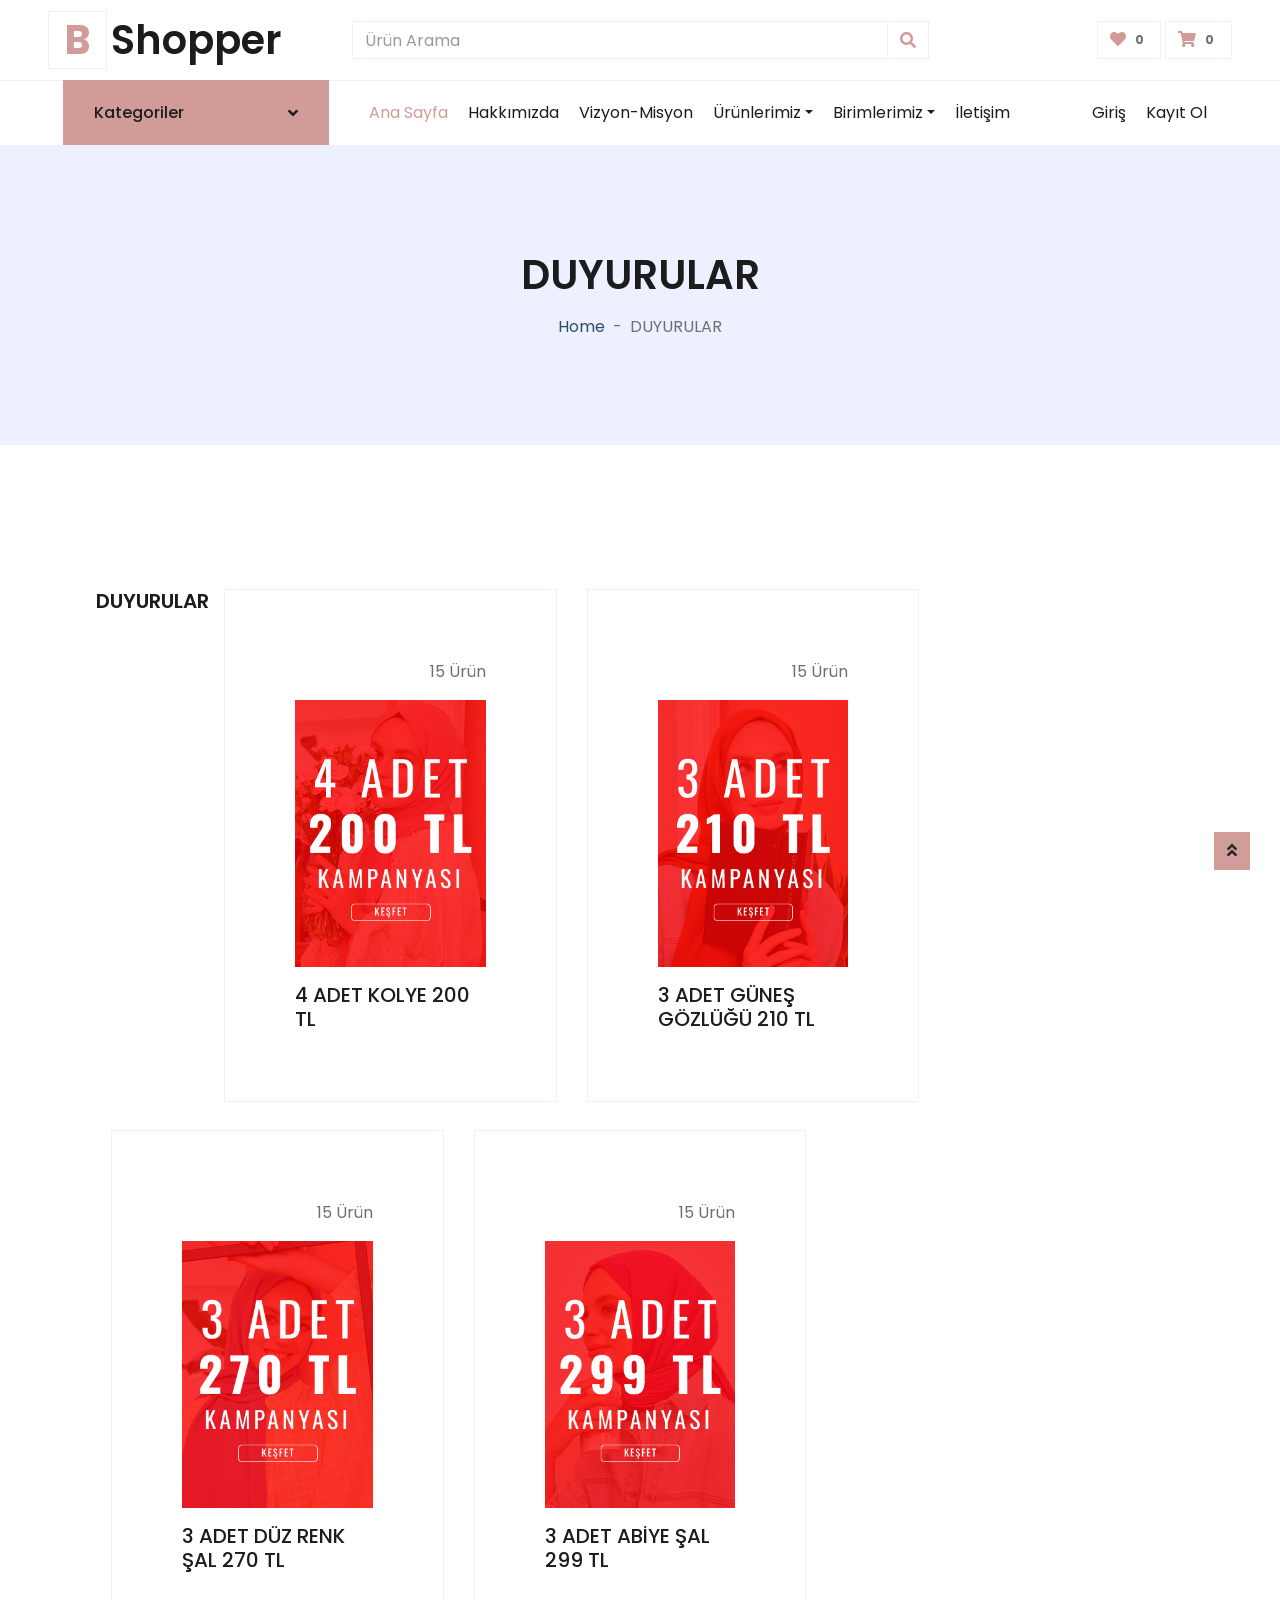
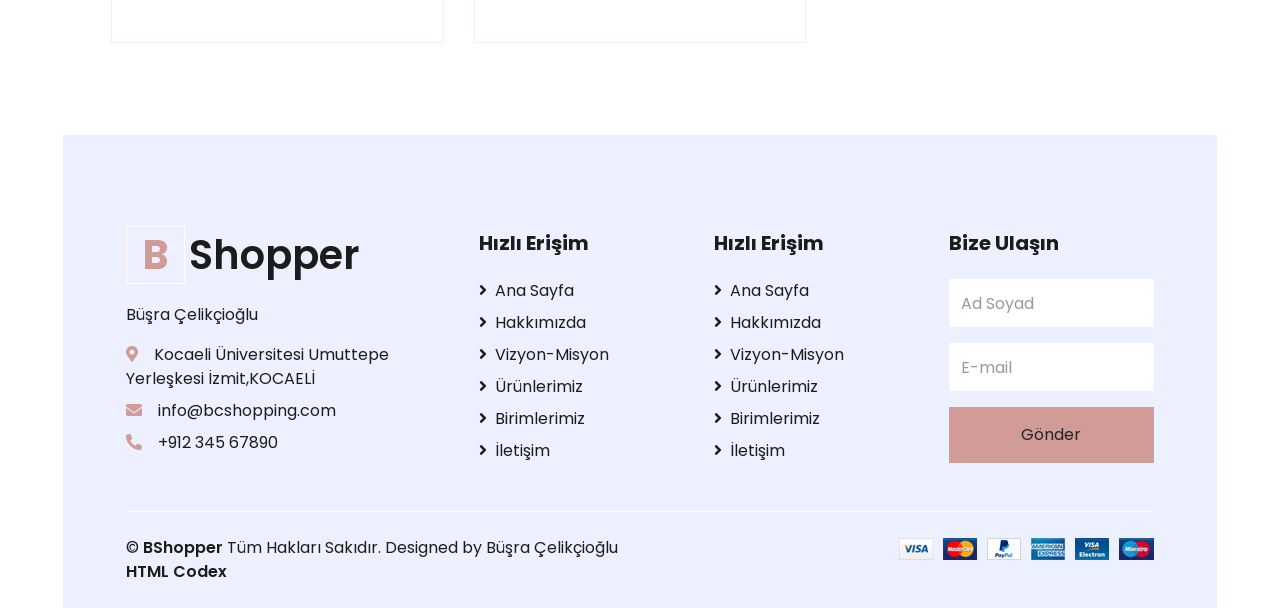
<file: duyurular.html>
<!DOCTYPE html>
<html lang="en">

<head>
    <meta charset="utf-8">
    <title>BShopper </title>
    <meta content="width=device-width, initial-scale=1.0" name="viewport">
    <meta content="Free HTML Templates" name="keywords">
    <meta content="Free HTML Templates" name="description">

    <!-- Favicon -->
    <link href="img/favicon.ico" rel="icon">

    <!-- Google Web Fonts -->
    <link rel="preconnect" href="https://fonts.gstatic.com">
    <link href="https://fonts.googleapis.com/css2?family=Poppins:wght@100;200;300;400;500;600;700;800;900&display=swap" rel="stylesheet"> 

    <!-- Font Awesome -->
    <link href="https://cdnjs.cloudflare.com/ajax/libs/font-awesome/5.10.0/css/all.min.css" rel="stylesheet">

    <!-- Libraries Stylesheet -->
    <link href="lib/owlcarousel/assets/owl.carousel.min.css" rel="stylesheet">

    <!-- Customized Bootstrap Stylesheet -->
    <link href="css/style.css" rel="stylesheet">
</head>

<body>
    <!-- Topbar Start -->
    
        <div class="row align-items-center py-3 px-xl-5">
            <div class="col-lg-3 d-none d-lg-block">
                <a href="index.html" class="text-decoration-none">
                    <h1 class="m-0 display-5 font-weight-semi-bold"><span class="text-primary font-weight-bold border px-3 mr-1">B</span>Shopper</h1>
                </a>
            </div>
            <div class="col-lg-6 col-6 text-left">
                <form action="">
                    <div class="input-group">
                        <input type="text" class="form-control" placeholder="Ürün Arama">
                        <div class="input-group-append">
                            <span class="input-group-text bg-transparent text-primary">
                                <i class="fa fa-search"></i>
                            </span>
                        </div>
                    </div>
                </form>
            </div>
            <div class="col-lg-3 col-6 text-right">
                <a href="" class="btn border">
                    <i class="fas fa-heart text-primary"></i>
                    <span class="badge">0</span>
                </a>
                <a href="" class="btn border">
                    <i class="fas fa-shopping-cart text-primary"></i>
                    <span class="badge">0</span>
                </a>
            </div>
        </div>
    </div>
    <!-- Topbar End -->


    <!-- Navbar Start -->
    <div class="container-fluid">
        <div class="row border-top px-xl-5">
            <div class="col-lg-3 d-none d-lg-block">
                <a class="btn shadow-none d-flex align-items-center justify-content-between bg-primary text-white w-100" data-toggle="collapse" href="#navbar-vertical" style="height: 65px; margin-top: -1px; padding: 0 30px;">
                    <h6 class="m-0">Kategoriler</h6>
                    <i class="fa fa-angle-down text-dark"></i>
                </a>
                <nav class="collapse position-absolute navbar navbar-vertical navbar-light align-items-start p-0 border border-top-0 border-bottom-0 bg-light" id="navbar-vertical">
                    <div class="navbar-nav w-100 overflow-hidden" style="height: 410px">
                        <div class="nav-item dropdown">
                            <a href="#" class="nav-link" data-toggle="dropdown">Şallar<i class="fa fa-angle-down float-right mt-1"></i></a>
                            <div class="dropdown-menu position-absolute bg-secondary border-0 rounded-0 w-100 m-0">
                                <a href="duzsallar.html" class="dropdown-item">Düz Şallar</a>
                                <a href="abiyesallar.html" class="dropdown-item">Abiye Şallar</a>
                                <a href="desenlisallar.html" class="dropdown-item">Desenli Şallar</a>
                            </div>
                        </div>
                       <div class="navbar-nav w-100 overflow-hidden" style="height: 410px">
                        <div class="nav-item dropdown">
                            <a href="#" class="nav-link" data-toggle="dropdown">Aksesuarlar<i class="fa fa-angle-down float-right mt-1"></i></a>
                            <div class="dropdown-menu position-absolute bg-secondary border-0 rounded-0 w-100 m-0">
                                <a href="gozlukler.html" class="dropdown-item">Gözlükler</a>
                                <a href="kolyeveyuzuk.html" class="dropdown-item">Kolye ve Yüzükler</a>
            
                            </div>
                        </div>
                    </div>
                </nav>
            </div>
            <div class="col-lg-9">
                <nav class="navbar navbar-expand-lg bg-light navbar-light py-3 py-lg-0 px-0">
                    <a href="" class="text-decoration-none d-block d-lg-none">
                        <h1 class="m-0 display-5 font-weight-semi-bold"><span class="text-primary font-weight-bold border px-3 mr-1">B</span>Shopper</h1>
                    </a>
                    <button type="button" class="navbar-toggler" data-toggle="collapse" data-target="#navbarCollapse">
                        <span class="navbar-toggler-icon"></span>
                    </button>
                    <div class="collapse navbar-collapse justify-content-between" id="navbarCollapse">
                        <div class="navbar-nav mr-auto py-0">
                            <a href="index.html" class="nav-item nav-link active">Ana Sayfa</a>
                            <a href="shop.html" class="nav-item nav-link">Hakkımızda</a>
                            <a href="detail.html" class="nav-item nav-link">Vizyon-Misyon</a>
                            <div class="nav-item dropdown">
                                <a href="#" class="nav-link dropdown-toggle" data-toggle="dropdown">Ürünlerimiz</a>
                                <div class="dropdown-menu rounded-0 m-0">
                                    <a href="#" class="nav-link" data-toggle="dropdown">Şallar</a>
                                  <ul>
                                       <li> <a href="duzsallar.html" class="dropdown-item">Düz Şallar</a></li>
                                       <li> <a href="abiyesallar.html" class="dropdown-item">Abiye Şallar</a></li>
                                        <li> <a href="desenlisallar.html" class="dropdown-item">Desenli Şallar</a></li>
                                  </ul>
                                    <a href="checkout.html" class="dropdown-item">Aksesuarlar</a>
                                    <ul>
                                        <li> <a href="gozlukler.html" class="dropdown-item">Gözlükler</a></li>
                                        <li> <a href="kolyeveyuzuk.html" class="dropdown-item">Kolye ve Yüzükler </a></li>
                                   </ul>
                                </div>
                            </div>
                            <div class="nav-item dropdown">
                                <a href="#" class="nav-link dropdown-toggle" data-toggle="dropdown">Birimlerimiz</a>
                                <div class="dropdown-menu rounded-0 m-0">
                                    <a href="magazalarimiz.html" class="dropdown-item">Mağazalarımız</a>
                                    <a href="outlet.html" class="dropdown-item">Outlet</a>
                                    <a href="duyurular.html" class="dropdown-item">Kampanyalı Ürünler</a>
                                </div>
                            </div>
                            <a href="contact.html" class="nav-item nav-link">İletişim</a>
                        </div>
                        <div class="navbar-nav ml-auto py-0">
                     
                            <a href="girisyap.html" class="nav-item nav-link">Giriş</a>
                            <a href="kayitol.html" class="nav-item nav-link">Kayıt Ol</a>
                        </div>
                    </div>
                </nav>
                </div>
            </div>
        </div>
    </div>
    <!-- Navbar End -->


    <!-- Page Header Start -->
    <div class="container-fluid bg-secondary mb-5">
        <div class="d-flex flex-column align-items-center justify-content-center" style="min-height: 300px">
            <h1 class="font-weight-semi-bold text-uppercase mb-3">DUYURULAR</h1>
            <div class="d-inline-flex">
                <p class="m-0"><a href="index.html">Home</a></p>
                <p class="m-0 px-2">-</p>
                <p class="m-0">DUYURULAR</p>
            </div>
        </div>
    </div>
    <!-- Page Header End -->


    <!-- Cart Start -->
  
    <!-- Cart End -->
<!-- Shop Start -->
<div class="container-fluid pt-5">
    <div class="row px-xl-5">
        <!-- Shop Sidebar Start -->
       
            <!-- Price Start -->
            
                
         
            <!-- Price End -->
            
            <!-- Color Start -->
            
            <!-- Color End -->

            <!-- Size Start -->
            
  
            <!-- Size End -->
    
        <!-- Shop Sidebar End -->


        <!-- Shop Product Start -->
        
        <div class="container-fluid pt-5">
            <div class="row px-xl-5 pb-3">
                <h5 class="font-weight-semi-bold m-0">DUYURULAR</h5>
                <div class="col-lg-4 col-md-5 pb-1">
                    <div class="cat-item d-flex flex-column border mb-4" style="padding: 70px;">
                        <p class="text-right">15 Ürün</p>
                        <a href="kolyeveyuzuk.html" class="cat-img position-relative overflow-hidden mb-3">
                            <img class="img-fluid" src="img/cat-1.jpg" alt="">
                        </a>
                        <h5 class="font-weight-semi-italic m-0">4 ADET KOLYE 200 TL</h5>
                    </div>
                </div>
                <div class="col-lg-4 col-md-5 pb-1">
                    <div class="cat-item d-flex flex-column border mb-4" style="padding: 70px;">
                        <p class="text-right">15 Ürün</p>
                        <a href="gozlukler.html" class="cat-img position-relative overflow-hidden mb-3">
                            <img class="img-fluid" src="img/cat-2.jpg" alt="">
                        </a>
                        <h5 class="font-weight-semi-italic m-0">3 ADET GÜNEŞ GÖZLÜĞÜ 210 TL</h5>
                    </div>
                </div>
                <div class="col-lg-4 col-md-5 pb-1">
                    <div class="cat-item d-flex flex-column border mb-4" style="padding: 70px;">
                        <p class="text-right">15 Ürün</p>
                        <a href="duzsallar.html" class="cat-img position-relative overflow-hidden mb-3">
                            <img class="img-fluid" src="img/cat-3.jpg" alt="">
                        </a>
                        <h5 class="font-weight-semi-italic m-0">3 ADET DÜZ RENK ŞAL 270 TL</h5>
                    </div>
                </div>
                <div class="col-lg-4 col-md-5 pb-1">
                    <div class="cat-item d-flex flex-column border mb-4" style="padding: 70px;">
                        <p class="text-right">15 Ürün</p>
                        <a href="abiyesallar.html" class="cat-img position-relative overflow-hidden mb-3">
                            <img class="img-fluid" src="img/cat-4.jpg" alt="">
                        </a>
                        <h5 class="font-weight-semi-italic m-0">3 ADET ABİYE ŞAL 299 TL</h5>
                    </div>
                </div>
              
            </div>
<!-- Shop End -->



    <!-- Footer Start -->
    <div class="container-fluid bg-secondary text-dark mt-5 pt-5">
        <div class="row px-xl-5 pt-5">
            <div class="col-lg-4 col-md-12 mb-5 pr-3 pr-xl-5">
                <a href="index.html" class="text-decoration-none">
                    <h1 class="mb-4 display-5 font-weight-semi-bold"><span class="text-primary font-weight-bold border border-white px-3 mr-1">B</span>Shopper</h1>
                </a>
                <p>Büşra Çelikçioğlu</p>
                <p class="mb-2"><i class="fa fa-map-marker-alt text-primary mr-3"></i>Kocaeli Üniversitesi Umuttepe Yerleşkesi İzmit,KOCAELİ</p>
                <p class="mb-2"><i class="fa fa-envelope text-primary mr-3"></i>info@bcshopping.com</p>
                <p class="mb-0"><i class="fa fa-phone-alt text-primary mr-3"></i>+912 345 67890</p>
            </div>
            <div class="col-lg-8 col-md-12">
                <div class="row">
                    <div class="col-md-4 mb-5">
                        <h5 class="font-weight-bold text-dark mb-4">Hızlı Erişim</h5>
                        <div class="d-flex flex-column justify-content-start">
                            <a class="text-dark mb-2" href="index.html"><i class="fa fa-angle-right mr-2"></i>Ana Sayfa</a>
                            <a class="text-dark mb-2" href="shop.html"><i class="fa fa-angle-right mr-2"></i>Hakkımızda</a>
                            <a class="text-dark mb-2" href="detail.html"><i class="fa fa-angle-right mr-2"></i>Vizyon-Misyon</a>
                            <a class="text-dark mb-2" href="cart.html"><i class="fa fa-angle-right mr-2"></i>Ürünlerimiz</a>
                            <a class="text-dark mb-2" href="checkout.html"><i class="fa fa-angle-right mr-2"></i>Birimlerimiz</a>
                            <a class="text-dark" href="contact.html"><i class="fa fa-angle-right mr-2"></i>İletişim</a>
                        </div>
                    </div>
                            <div class="col-md-4 mb-5">
                                <h5 class="font-weight-bold text-dark mb-4">Hızlı Erişim</h5>
                                <div class="d-flex flex-column justify-content-start">
                                    <a class="text-dark mb-2" href="index.html"><i class="fa fa-angle-right mr-2"></i>Ana Sayfa</a>
                                    <a class="text-dark mb-2" href="shop.html"><i class="fa fa-angle-right mr-2"></i>Hakkımızda</a>
                                    <a class="text-dark mb-2" href="detail.html"><i class="fa fa-angle-right mr-2"></i>Vizyon-Misyon</a>
                                    <a class="text-dark mb-2" href="cart.html"><i class="fa fa-angle-right mr-2"></i>Ürünlerimiz</a>
                                    <a class="text-dark mb-2" href="checkout.html"><i class="fa fa-angle-right mr-2"></i>Birimlerimiz</a>
                                    <a class="text-dark" href="contact.html"><i class="fa fa-angle-right mr-2"></i>İletişim</a>
                                </div>
                            </div>
                    <div class="col-md-4 mb-5">
                        <h5 class="font-weight-bold text-dark mb-4">Bize Ulaşın</h5>
                        <form action="">
                            <div class="form-group">
                                <input type="text" class="form-control border-0 py-4" placeholder="Ad Soyad" required="required" />
                            </div>
                            <div class="form-group">
                                <input type="email" class="form-control border-0 py-4" placeholder="E-mail"
                                    required="required" />
                            </div>
                            <div>
                                <button class="btn btn-primary btn-block border-0 py-3" type="submit">Gönder</button>
                            </div>
                        </form>
                    </div>
                </div>
            </div>
        </div>
        <div class="row border-top border-light mx-xl-5 py-4">
            <div class="col-md-6 px-xl-0">
                <p class="mb-md-0 text-center text-md-left text-dark">
                    &copy; <a class="text-dark font-weight-semi-bold" href="#">BShopper</a> Tüm Hakları Sakıdır. Designed
                    by Büşra Çelikçioğlu
                    <a class="text-dark font-weight-semi-bold" href="https://htmlcodex.com">HTML Codex</a>
                </p>
            </div>
            <div class="col-md-6 px-xl-0 text-center text-md-right">
                <img class="img-fluid" src="img/payments.png" alt="">
            </div>
        </div>
    </div>
    <!-- Footer End -->


    <!-- Back to Top -->
    <a href="#" class="btn btn-primary back-to-top"><i class="fa fa-angle-double-up"></i></a>


    <!-- JavaScript Libraries -->
    <script src="https://code.jquery.com/jquery-3.4.1.min.js"></script>
    <script src="https://stackpath.bootstrapcdn.com/bootstrap/4.4.1/js/bootstrap.bundle.min.js"></script>
    <script src="lib/easing/easing.min.js"></script>
    <script src="lib/owlcarousel/owl.carousel.min.js"></script>

    <!-- Contact Javascript File -->
    <script src="mail/jqBootstrapValidation.min.js"></script>
    <script src="mail/contact.js"></script>

    <!-- Template Javascript -->
    <script src="js/main.js"></script>
</body>

</html>
</file>
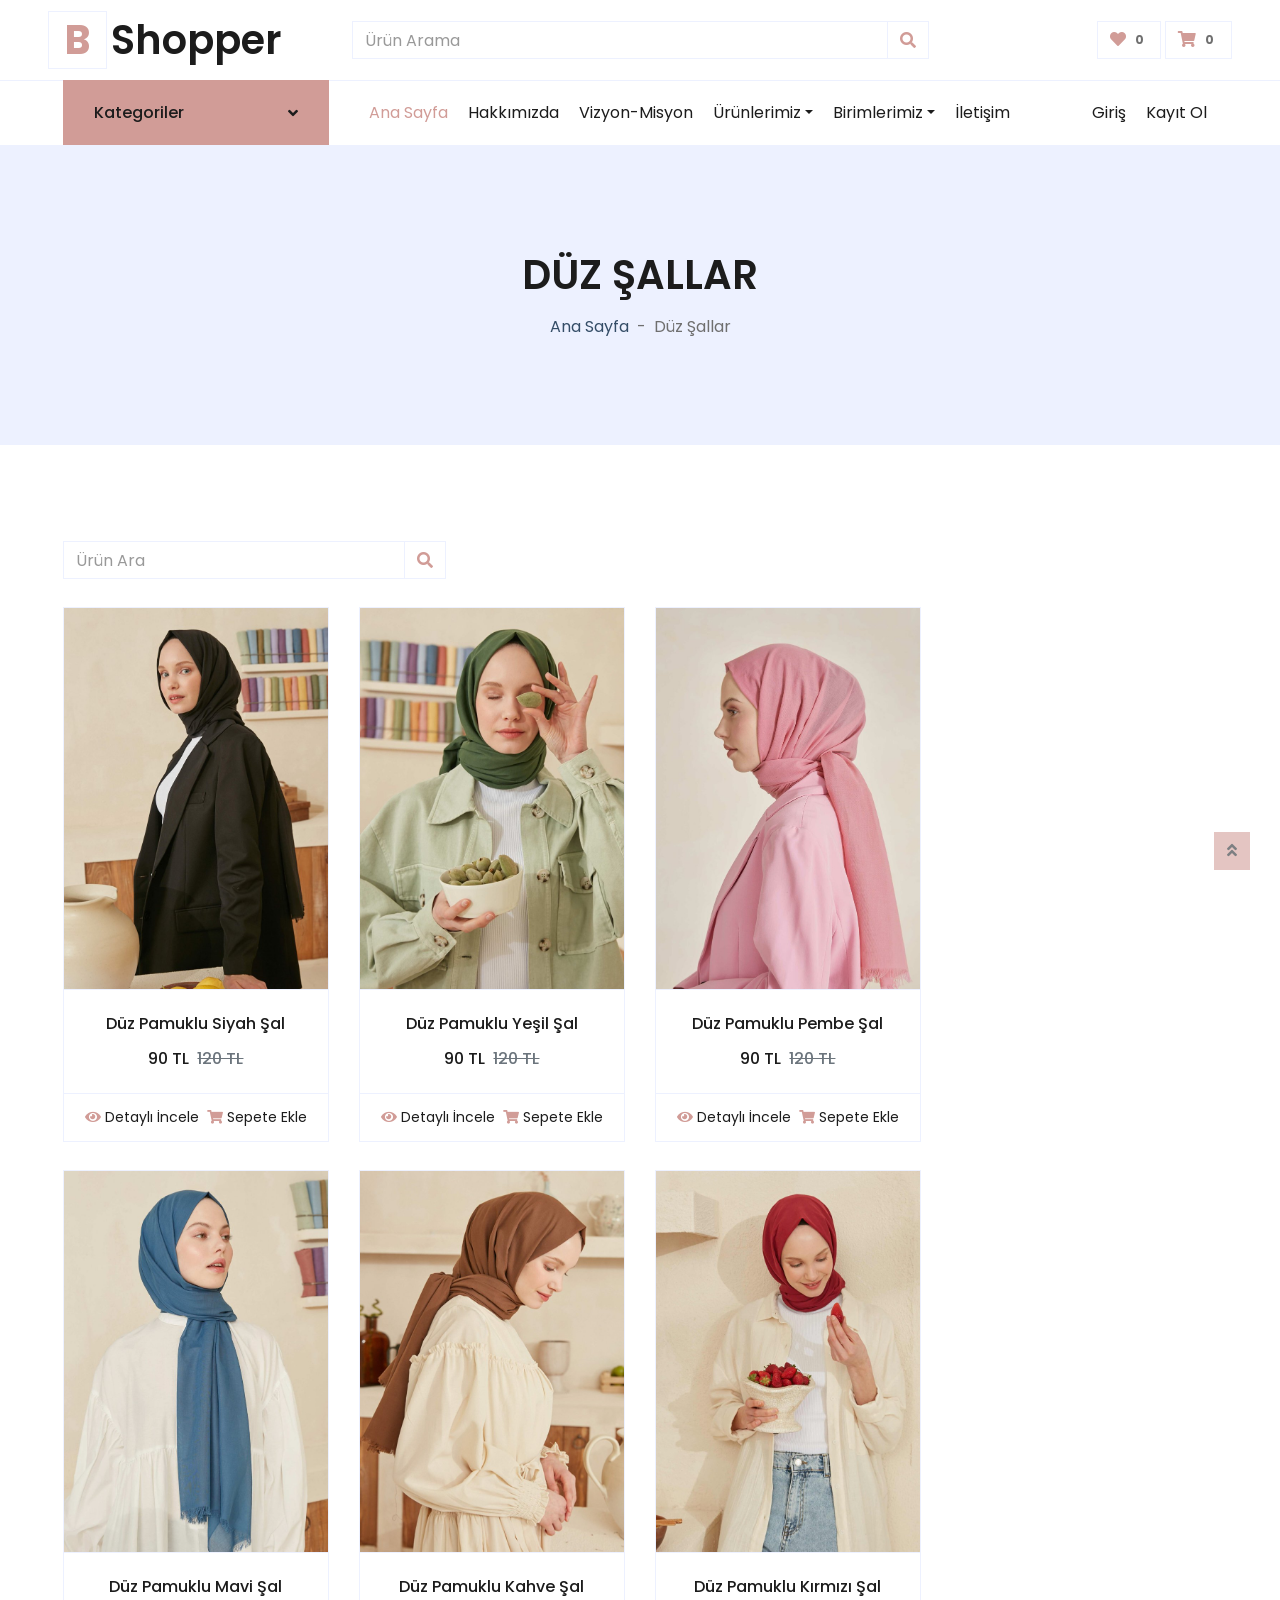
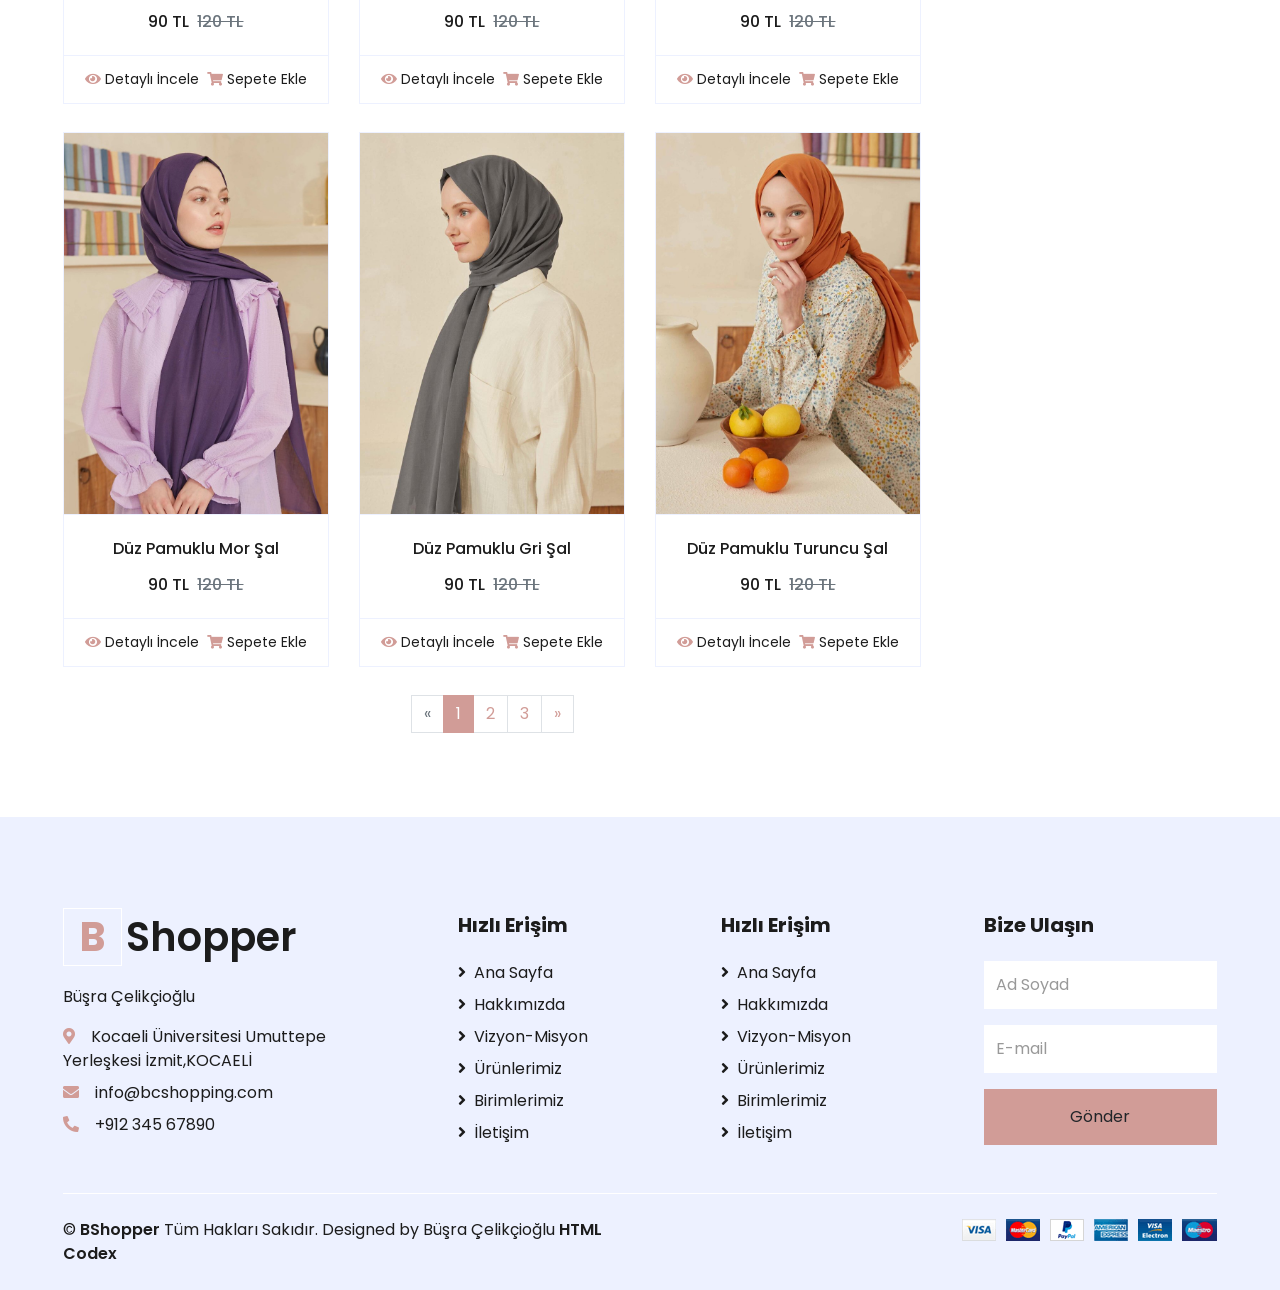
<file: duzsallar.html>
<!DOCTYPE html>
<html lang="en">

<head>
    <meta charset="utf-8">
    <title>BShopper </title>
    <meta content="width=device-width, initial-scale=1.0" name="viewport">
    <meta content="Free HTML Templates" name="keywords">
    <meta content="Free HTML Templates" name="description">

    <!-- Favicon -->
    <link href="img/favicon.ico" rel="icon">

    <!-- Google Web Fonts -->
    <link rel="preconnect" href="https://fonts.gstatic.com">
    <link href="https://fonts.googleapis.com/css2?family=Poppins:wght@100;200;300;400;500;600;700;800;900&display=swap" rel="stylesheet"> 

    <!-- Font Awesome -->
    <link href="https://cdnjs.cloudflare.com/ajax/libs/font-awesome/5.10.0/css/all.min.css" rel="stylesheet">

    <!-- Libraries Stylesheet -->
    <link href="lib/owlcarousel/assets/owl.carousel.min.css" rel="stylesheet">

    <!-- Customized Bootstrap Stylesheet -->
    <link href="css/style.css" rel="stylesheet">
</head>

<body>
    <!-- Topbar Start -->
    
        <div class="row align-items-center py-3 px-xl-5">
            <div class="col-lg-3 d-none d-lg-block">
                <a href="index.html" class="text-decoration-none">
                    <h1 class="m-0 display-5 font-weight-semi-bold"><span class="text-primary font-weight-bold border px-3 mr-1">B</span>Shopper</h1>
                </a>
            </div>
            <div class="col-lg-6 col-6 text-left">
                <form action="">
                    <div class="input-group">
                        <input type="text" class="form-control" placeholder="Ürün Arama">
                        <div class="input-group-append">
                            <span class="input-group-text bg-transparent text-primary">
                                <i class="fa fa-search"></i>
                            </span>
                        </div>
                    </div>
                </form>
            </div>
            <div class="col-lg-3 col-6 text-right">
                <a href="" class="btn border">
                    <i class="fas fa-heart text-primary"></i>
                    <span class="badge">0</span>
                </a>
                <a href="" class="btn border">
                    <i class="fas fa-shopping-cart text-primary"></i>
                    <span class="badge">0</span>
                </a>
            </div>
        </div>
    </div>
    <!-- Topbar End -->


    <!-- Navbar Start -->
    <div class="container-fluid">
        <div class="row border-top px-xl-5">
            <div class="col-lg-3 d-none d-lg-block">
                <a class="btn shadow-none d-flex align-items-center justify-content-between bg-primary text-white w-100" data-toggle="collapse" href="#navbar-vertical" style="height: 65px; margin-top: -1px; padding: 0 30px;">
                    <h6 class="m-0">Kategoriler</h6>
                    <i class="fa fa-angle-down text-dark"></i>
                </a>
                <nav class="collapse position-absolute navbar navbar-vertical navbar-light align-items-start p-0 border border-top-0 border-bottom-0 bg-light" id="navbar-vertical" style="width: calc(100% - 30px); z-index: 1;">
                    <div class="navbar-nav w-100 overflow-hidden" style="height: 410px">
                        <div class="nav-item dropdown">
                            <a href="#" class="nav-link" data-toggle="dropdown">Şallar<i class="fa fa-angle-down float-right mt-1"></i></a>
                            <div class="dropdown-menu position-absolute bg-secondary border-0 rounded-0 w-100 m-0">
                                <a href="" class="dropdown-item">Düz Şallar</a>
                                <a href="" class="dropdown-item">Abiye Şallar</a>
                                <a href="" class="dropdown-item">Desenli Şallar</a>
                            </div>
                        </div>
                       <div class="navbar-nav w-100 overflow-hidden" style="height: 410px">
                        <div class="nav-item dropdown">
                            <a href="#" class="nav-link" data-toggle="dropdown">Aksesuarlar<i class="fa fa-angle-down float-right mt-1"></i></a>
                            <div class="dropdown-menu position-absolute bg-secondary border-0 rounded-0 w-100 m-0">
                                <a href="" class="dropdown-item">Gözlükler</a>
                                <a href="" class="dropdown-item">Kolye ve Yüzükler</a>
            
                            </div>
                        </div>
                    </div>
                </nav>
            </div>
            <div class="col-lg-9">
                <nav class="navbar navbar-expand-lg bg-light navbar-light py-3 py-lg-0 px-0">
                    <a href="" class="text-decoration-none d-block d-lg-none">
                        <h1 class="m-0 display-5 font-weight-semi-bold"><span class="text-primary font-weight-bold border px-3 mr-1">B</span>Shopper</h1>
                    </a>
                    <button type="button" class="navbar-toggler" data-toggle="collapse" data-target="#navbarCollapse">
                        <span class="navbar-toggler-icon"></span>
                    </button>
                    <div class="collapse navbar-collapse justify-content-between" id="navbarCollapse">
                        <div class="navbar-nav mr-auto py-0">
                            <a href="index.html" class="nav-item nav-link active">Ana Sayfa</a>
                            <a href="shop.html" class="nav-item nav-link">Hakkımızda</a>
                            <a href="detail.html" class="nav-item nav-link">Vizyon-Misyon</a>
                            <div class="nav-item dropdown">
                                <a href="#" class="nav-link dropdown-toggle" data-toggle="dropdown">Ürünlerimiz</a>
                                <div class="dropdown-menu rounded-0 m-0">
                                    <a href="#" class="nav-link" data-toggle="dropdown">Şallar</a>
                                  <ul>
                                       <li> <a href="duzsallar.html" class="dropdown-item">Düz Şallar</a></li>
                                       <li> <a href="abiyesallar.html" class="dropdown-item">Abiye Şallar</a></li>
                                        <li> <a href="desenlisallar.html" class="dropdown-item">Desenli Şallar</a></li>
                                  </ul>
                                    <a href="checkout.html" class="dropdown-item">Aksesuarlar</a>
                                    <ul>
                                        <li> <a href="gozlukler.html" class="dropdown-item">Gözlükler</a></li>
                                        <li> <a href="kolyeveyuzuk.html" class="dropdown-item">Kolye ve Yüzükler </a></li>
                                   </ul>
                                </div>
                            </div>
                            <div class="nav-item dropdown">
                                <a href="#" class="nav-link dropdown-toggle" data-toggle="dropdown">Birimlerimiz</a>
                                <div class="dropdown-menu rounded-0 m-0">
                                    <a href="magazalarimiz.html" class="dropdown-item">Mağazalarımız</a>
                                    <a href="outlet.html" class="dropdown-item">Outlet</a>
                                    <a href="duyurular.html" class="dropdown-item">Kampanyalı Ürünler</a>
                                </div>
                            </div>
                            <a href="contact.html" class="nav-item nav-link">İletişim</a>
                        </div>
                        <div class="navbar-nav ml-auto py-0">
                     
                            <a href="girisyap.html" class="nav-item nav-link">Giriş</a>
                            <a href="kayitol.html" class="nav-item nav-link">Kayıt Ol</a>
                        </div>
                    </div>
                </nav>
                </div>
            </div>
        </div>
    </div>
    <!-- Navbar End -->


    <!-- Page Header Start -->
    <div class="container-fluid bg-secondary mb-5">
        <div class="d-flex flex-column align-items-center justify-content-center" style="min-height: 300px">
            <h1 class="font-weight-semi-bold text-uppercase mb-3">Düz Şallar</h1>
            <div class="d-inline-flex">
                <p class="m-0"><a href="index.html">Ana Sayfa</a></p>
                <p class="m-0 px-2">-</p>
                <p class="m-0">Düz Şallar</p>
            </div>
        </div>
    </div>
    <!-- Page Header End -->


    <!-- Cart Start -->
  
    <!-- Cart End -->
<!-- Shop Start -->
<div class="container-fluid pt-5">
    <div class="row px-xl-5">
        <!-- Shop Sidebar Start -->
        
            <!-- Price Start -->
        
            <!-- Price End -->
            
            <!-- Color Start -->
       
            <!-- Color End -->

            <!-- Size Start -->
            
            <!-- Size End -->
    
        <!-- Shop Sidebar End -->


        <!-- Shop Product Start -->
        <div class="col-lg-9 col-md-12">
            <div class="row pb-3">
                <div class="col-12 pb-1">
                    <div class="d-flex align-items-center justify-content-between mb-4">
                        <form action="">
                            <div class="input-group">
                                <input type="text" class="form-control" placeholder="Ürün Ara">
                                <div class="input-group-append">
                                    <span class="input-group-text bg-transparent text-primary">
                                        <i class="fa fa-search"></i>
                                    </span>
                                </div>
                            </div>
                        </form>
                        <div class="dropdown ml-4">
                            
                            
                        </div>
                    </div>
                </div>
                <div class="col-lg-4 col-md-6 col-sm-12 pb-1">
                    <div class="card product-item border-0 mb-4">
                        <div class="card-header product-img position-relative overflow-hidden bg-transparent border p-0">
                            <img class="img-fluid w-100" src="img/siyahduz.jpg" alt="Düz Pamuklu Siyah Şal">
                        </div>
                        <div class="card-body border-left border-right text-center p-0 pt-4 pb-3">
                            <h6 class="text-truncate mb-3">Düz Pamuklu Siyah Şal</h6>
                            <div class="d-flex justify-content-center">
                                <h6>90 TL</h6><h6 class="text-muted ml-2"><del>120 TL</del></h6>
                            </div>
                        </div>
                        <div class="card-footer d-flex justify-content-between bg-light border">
                            <a href="siyahduz.html" class="btn btn-sm text-dark p-0"><i class="fas fa-eye text-primary mr-1"></i>Detaylı İncele</a>
                            <a href="odeme.html" class="btn btn-sm text-dark p-0"><i class="fas fa-shopping-cart text-primary mr-1"></i>Sepete Ekle</a>
                        </div>
                    </div>
                </div>
                <div class="col-lg-4 col-md-6 col-sm-12 pb-1">
                    <div class="card product-item border-0 mb-4">
                        <div class="card-header product-img position-relative overflow-hidden bg-transparent border p-0">
                            <img class="img-fluid w-100" src="img/product-2.jpg" alt="Düz Pamuklu Yeşil Şal">
                        </div>
                        <div class="card-body border-left border-right text-center p-0 pt-4 pb-3">
                            <h6 class="text-truncate mb-3">Düz Pamuklu Yeşil Şal</h6>
                            <div class="d-flex justify-content-center">
                                <h6>90 TL</h6><h6 class="text-muted ml-2"><del>120 TL</del></h6>
                            </div>
                        </div>
                        <div class="card-footer d-flex justify-content-between bg-light border">
                            <a href="siyahduz.html" class="btn btn-sm text-dark p-0"><i class="fas fa-eye text-primary mr-1"></i>Detaylı İncele</a>
                            <a href="odeme.html" class="btn btn-sm text-dark p-0"><i class="fas fa-shopping-cart text-primary mr-1"></i>Sepete Ekle</a>
                        </div>
                    </div>
                </div>
                <div class="col-lg-4 col-md-6 col-sm-12 pb-1">
                    <div class="card product-item border-0 mb-4">
                        <div class="card-header product-img position-relative overflow-hidden bg-transparent border p-0">
                            <img class="img-fluid w-100" src="img/pembeduz.jpg" alt="">
                        </div>
                        <div class="card-body border-left border-right text-center p-0 pt-4 pb-3">
                            <h6 class="text-truncate mb-3">Düz Pamuklu Pembe Şal</h6>
                            <div class="d-flex justify-content-center">
                                <h6>90 TL</h6><h6 class="text-muted ml-2"><del>120 TL</del></h6>
                            </div>
                        </div>
                        <div class="card-footer d-flex justify-content-between bg-light border">
                            <a href="siyahduz.html" class="btn btn-sm text-dark p-0"><i class="fas fa-eye text-primary mr-1"></i>Detaylı İncele</a>
                            <a href="odeme.html" class="btn btn-sm text-dark p-0"><i class="fas fa-shopping-cart text-primary mr-1"></i>Sepete Ekle</a>
                        </div>
                    </div>
                </div>
                <div class="col-lg-4 col-md-6 col-sm-12 pb-1">
                    <div class="card product-item border-0 mb-4">
                        <div class="card-header product-img position-relative overflow-hidden bg-transparent border p-0">
                            <img class="img-fluid w-100" src="img/maviduz.jpg" alt="">
                        </div>
                        <div class="card-body border-left border-right text-center p-0 pt-4 pb-3">
                            <h6 class="text-truncate mb-3">Düz Pamuklu Mavi Şal</h6>
                            <div class="d-flex justify-content-center">
                                <h6>90 TL</h6><h6 class="text-muted ml-2"><del>120 TL</del></h6>
                            </div>
                        </div>
                        <div class="card-footer d-flex justify-content-between bg-light border">
                            <a href="siyahduz.html" class="btn btn-sm text-dark p-0"><i class="fas fa-eye text-primary mr-1"></i>Detaylı İncele</a>
                            <a href="odeme.html" class="btn btn-sm text-dark p-0"><i class="fas fa-shopping-cart text-primary mr-1"></i>Sepete Ekle</a>
                        </div>
                    </div>
                </div>
                <div class="col-lg-4 col-md-6 col-sm-12 pb-1">
                    <div class="card product-item border-0 mb-4">
                        <div class="card-header product-img position-relative overflow-hidden bg-transparent border p-0">
                            <img class="img-fluid w-100" src="img/kahveduz.jpg" alt="">
                        </div>
                        <div class="card-body border-left border-right text-center p-0 pt-4 pb-3">
                            <h6 class="text-truncate mb-3">Düz Pamuklu Kahve Şal</h6>
                            <div class="d-flex justify-content-center">
                                <h6>90 TL</h6><h6 class="text-muted ml-2"><del>120 TL</del></h6>
                            </div>
                        </div>
                        <div class="card-footer d-flex justify-content-between bg-light border">
                            <a href="siyahduz.html" class="btn btn-sm text-dark p-0"><i class="fas fa-eye text-primary mr-1"></i>Detaylı İncele</a>
                            <a href="odeme.html" class="btn btn-sm text-dark p-0"><i class="fas fa-shopping-cart text-primary mr-1"></i>Sepete Ekle</a>
                        </div>
                    </div>
                </div>
                <div class="col-lg-4 col-md-6 col-sm-12 pb-1">
                    <div class="card product-item border-0 mb-4">
                        <div class="card-header product-img position-relative overflow-hidden bg-transparent border p-0">
                            <img class="img-fluid w-100" src="img/kirmiziduz.jpg" alt="">
                        </div>
                        <div class="card-body border-left border-right text-center p-0 pt-4 pb-3">
                            <h6 class="text-truncate mb-3">Düz Pamuklu Kırmızı Şal</h6>
                            <div class="d-flex justify-content-center">
                                <h6>90 TL</h6><h6 class="text-muted ml-2"><del>120 TL</del></h6>
                            </div>
                        </div>
                        <div class="card-footer d-flex justify-content-between bg-light border">
                            <a href="siyahduz.html" class="btn btn-sm text-dark p-0"><i class="fas fa-eye text-primary mr-1"></i>Detaylı İncele</a>
                            <a href="odeme.html" class="btn btn-sm text-dark p-0"><i class="fas fa-shopping-cart text-primary mr-1"></i>Sepete Ekle</a>
                        </div>
                    </div>
                </div>
                <div class="col-lg-4 col-md-6 col-sm-12 pb-1">
                    <div class="card product-item border-0 mb-4">
                        <div class="card-header product-img position-relative overflow-hidden bg-transparent border p-0">
                            <img class="img-fluid w-100" src="img/morduz.jpg" alt="">
                        </div>
                        <div class="card-body border-left border-right text-center p-0 pt-4 pb-3">
                            <h6 class="text-truncate mb-3">Düz Pamuklu Mor Şal</h6>
                            <div class="d-flex justify-content-center">
                                <h6>90 TL</h6><h6 class="text-muted ml-2"><del>120 TL</del></h6>
                            </div>
                        </div>
                        <div class="card-footer d-flex justify-content-between bg-light border">
                            <a href="siyahduz.html" class="btn btn-sm text-dark p-0"><i class="fas fa-eye text-primary mr-1"></i>Detaylı İncele</a>
                            <a href="odeme.html" class="btn btn-sm text-dark p-0"><i class="fas fa-shopping-cart text-primary mr-1"></i>Sepete Ekle</a>
                        </div>
                    </div>
                </div>
                <div class="col-lg-4 col-md-6 col-sm-12 pb-1">
                    <div class="card product-item border-0 mb-4">
                        <div class="card-header product-img position-relative overflow-hidden bg-transparent border p-0">
                            <img class="img-fluid w-100" src="img/griduz.jpg" alt="">
                        </div>
                        <div class="card-body border-left border-right text-center p-0 pt-4 pb-3">
                            <h6 class="text-truncate mb-3">Düz Pamuklu Gri Şal</h6>
                            <div class="d-flex justify-content-center">
                                <h6>90 TL</h6><h6 class="text-muted ml-2"><del>120 TL</del></h6>
                            </div>
                        </div>
                        <div class="card-footer d-flex justify-content-between bg-light border">
                            <a href="siyahduz.html" class="btn btn-sm text-dark p-0"><i class="fas fa-eye text-primary mr-1"></i>Detaylı İncele</a>
                            <a href="odeme.html" class="btn btn-sm text-dark p-0"><i class="fas fa-shopping-cart text-primary mr-1"></i>Sepete Ekle</a>
                        </div>
                    </div>
                </div>
                <div class="col-lg-4 col-md-6 col-sm-12 pb-1">
                    <div class="card product-item border-0 mb-4">
                        <div class="card-header product-img position-relative overflow-hidden bg-transparent border p-0">
                            <img class="img-fluid w-100" src="img/turuncuduz.jpg" alt="">
                        </div>
                        <div class="card-body border-left border-right text-center p-0 pt-4 pb-3">
                            <h6 class="text-truncate mb-3">Düz Pamuklu Turuncu Şal</h6>
                            <div class="d-flex justify-content-center">
                                <h6>90 TL</h6><h6 class="text-muted ml-2"><del>120 TL</del></h6>
                            </div>
                        </div>
                        <div class="card-footer d-flex justify-content-between bg-light border">
                            <a href="siyahduz.html" class="btn btn-sm text-dark p-0"><i class="fas fa-eye text-primary mr-1"></i>Detaylı İncele</a>
                            <a href="odeme.html" class="btn btn-sm text-dark p-0"><i class="fas fa-shopping-cart text-primary mr-1"></i>Sepete Ekle</a>
                        </div>
                    </div>
                </div>
                <div class="col-12 pb-1">
                    <nav aria-label="Page navigation">
                      <ul class="pagination justify-content-center mb-3">
                        <li class="page-item disabled">
                          <a class="page-link" href="#" aria-label="Previous">
                            <span aria-hidden="true">&laquo;</span>
                            <span class="sr-only">Previous</span>
                          </a>
                        </li>
                        <li class="page-item active"><a class="page-link" href="#">1</a></li>
                        <li class="page-item"><a class="page-link" href="#">2</a></li>
                        <li class="page-item"><a class="page-link" href="#">3</a></li>
                        <li class="page-item">
                          <a class="page-link" href="#" aria-label="Next">
                            <span aria-hidden="true">&raquo;</span>
                            <span class="sr-only">Next</span>
                          </a>
                        </li>
                      </ul>
                    </nav>
                </div>
            </div>
        </div>
        <!-- Shop Product End -->
    </div>
</div>
<!-- Shop End -->



    <!-- Footer Start -->
    <div class="container-fluid bg-secondary text-dark mt-5 pt-5">
        <div class="row px-xl-5 pt-5">
            <div class="col-lg-4 col-md-12 mb-5 pr-3 pr-xl-5">
                <a href="index.html" class="text-decoration-none">
                    <h1 class="mb-4 display-5 font-weight-semi-bold"><span class="text-primary font-weight-bold border border-white px-3 mr-1">B</span>Shopper</h1>
                </a>
                <p>Büşra Çelikçioğlu</p>
                <p class="mb-2"><i class="fa fa-map-marker-alt text-primary mr-3"></i>Kocaeli Üniversitesi Umuttepe Yerleşkesi İzmit,KOCAELİ</p>
                <p class="mb-2"><i class="fa fa-envelope text-primary mr-3"></i>info@bcshopping.com</p>
                <p class="mb-0"><i class="fa fa-phone-alt text-primary mr-3"></i>+912 345 67890</p>
            </div>
            <div class="col-lg-8 col-md-12">
                <div class="row">
                    <div class="col-md-4 mb-5">
                        <h5 class="font-weight-bold text-dark mb-4">Hızlı Erişim</h5>
                        <div class="d-flex flex-column justify-content-start">
                            <a class="text-dark mb-2" href="index.html"><i class="fa fa-angle-right mr-2"></i>Ana Sayfa</a>
                            <a class="text-dark mb-2" href="shop.html"><i class="fa fa-angle-right mr-2"></i>Hakkımızda</a>
                            <a class="text-dark mb-2" href="detail.html"><i class="fa fa-angle-right mr-2"></i>Vizyon-Misyon</a>
                            <a class="text-dark mb-2" href="cart.html"><i class="fa fa-angle-right mr-2"></i>Ürünlerimiz</a>
                            <a class="text-dark mb-2" href="checkout.html"><i class="fa fa-angle-right mr-2"></i>Birimlerimiz</a>
                            <a class="text-dark" href="contact.html"><i class="fa fa-angle-right mr-2"></i>İletişim</a>
                        </div>
                    </div>
                            <div class="col-md-4 mb-5">
                                <h5 class="font-weight-bold text-dark mb-4">Hızlı Erişim</h5>
                                <div class="d-flex flex-column justify-content-start">
                                    <a class="text-dark mb-2" href="index.html"><i class="fa fa-angle-right mr-2"></i>Ana Sayfa</a>
                                    <a class="text-dark mb-2" href="shop.html"><i class="fa fa-angle-right mr-2"></i>Hakkımızda</a>
                                    <a class="text-dark mb-2" href="detail.html"><i class="fa fa-angle-right mr-2"></i>Vizyon-Misyon</a>
                                    <a class="text-dark mb-2" href="cart.html"><i class="fa fa-angle-right mr-2"></i>Ürünlerimiz</a>
                                    <a class="text-dark mb-2" href="checkout.html"><i class="fa fa-angle-right mr-2"></i>Birimlerimiz</a>
                                    <a class="text-dark" href="contact.html"><i class="fa fa-angle-right mr-2"></i>İletişim</a>
                                </div>
                            </div>
                    <div class="col-md-4 mb-5">
                        <h5 class="font-weight-bold text-dark mb-4">Bize Ulaşın</h5>
                        <form action="">
                            <div class="form-group">
                                <input type="text" class="form-control border-0 py-4" placeholder="Ad Soyad" required="required" />
                            </div>
                            <div class="form-group">
                                <input type="email" class="form-control border-0 py-4" placeholder="E-mail"
                                    required="required" />
                            </div>
                            <div>
                                <button class="btn btn-primary btn-block border-0 py-3" type="submit">Gönder</button>
                            </div>
                        </form>
                    </div>
                </div>
            </div>
        </div>
        <div class="row border-top border-light mx-xl-5 py-4">
            <div class="col-md-6 px-xl-0">
                <p class="mb-md-0 text-center text-md-left text-dark">
                    &copy; <a class="text-dark font-weight-semi-bold" href="#">BShopper</a> Tüm Hakları Sakıdır. Designed
                    by Büşra Çelikçioğlu
                    <a class="text-dark font-weight-semi-bold" href="https://htmlcodex.com">HTML Codex</a>
                </p>
            </div>
            <div class="col-md-6 px-xl-0 text-center text-md-right">
                <img class="img-fluid" src="img/payments.png" alt="">
            </div>
        </div>
    </div>
    <!-- Footer End -->


    <!-- Back to Top -->
    <a href="#" class="btn btn-primary back-to-top"><i class="fa fa-angle-double-up"></i></a>


    <!-- JavaScript Libraries -->
    <script src="https://code.jquery.com/jquery-3.4.1.min.js"></script>
    <script src="https://stackpath.bootstrapcdn.com/bootstrap/4.4.1/js/bootstrap.bundle.min.js"></script>
    <script src="lib/easing/easing.min.js"></script>
    <script src="lib/owlcarousel/owl.carousel.min.js"></script>

    <!-- Contact Javascript File -->
    <script src="mail/jqBootstrapValidation.min.js"></script>
    <script src="mail/contact.js"></script>

    <!-- Template Javascript -->
    <script src="js/main.js"></script>
</body>

</html>
</file>
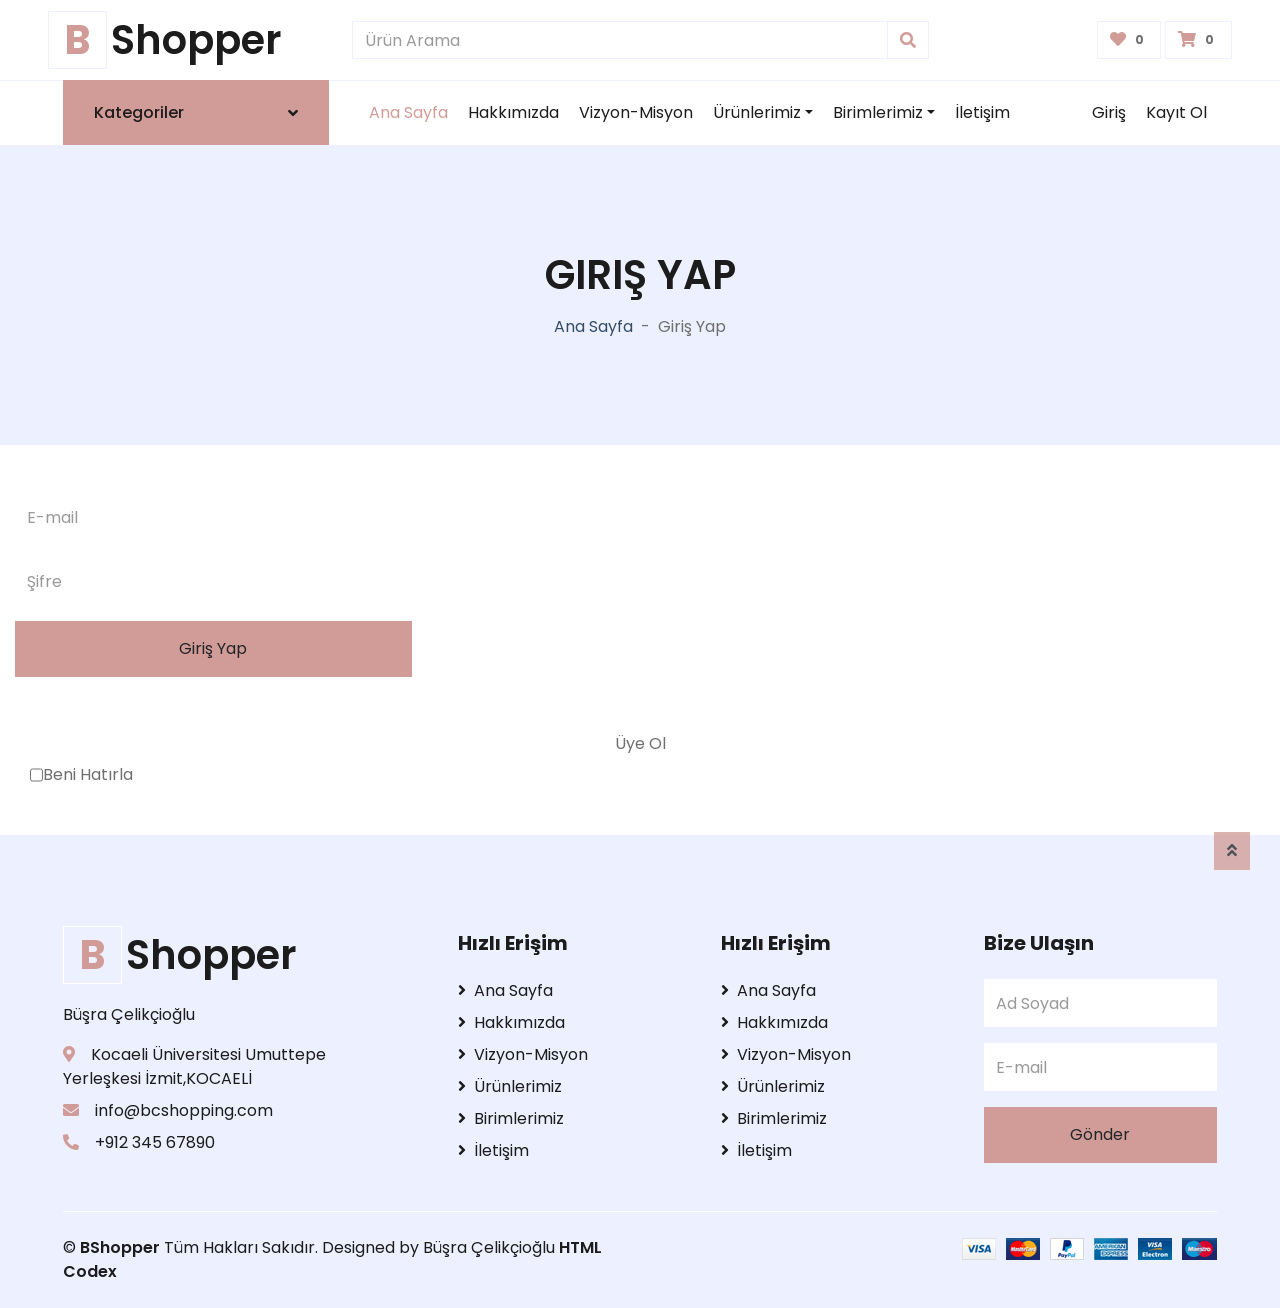
<file: girisyap.html>
<!DOCTYPE html>
<html lang="en">

<head>
    <meta charset="utf-8">
    <title>BShopper</title>
    <meta content="width=device-width, initial-scale=1.0" name="viewport">
    <meta content="Free HTML Templates" name="keywords">
    <meta content="Free HTML Templates" name="description">

    <!-- Favicon -->
    <link href="img/favicon.ico" rel="icon">

    <!-- Google Web Fonts -->
    <link rel="preconnect" href="https://fonts.gstatic.com">
    <link href="https://fonts.googleapis.com/css2?family=Poppins:wght@100;200;300;400;500;600;700;800;900&display=swap" rel="stylesheet"> 

    <!-- Font Awesome -->
    <link href="https://cdnjs.cloudflare.com/ajax/libs/font-awesome/5.10.0/css/all.min.css" rel="stylesheet">

    <!-- Libraries Stylesheet -->
    <link href="lib/owlcarousel/assets/owl.carousel.min.css" rel="stylesheet">

    <!-- Customized Bootstrap Stylesheet -->
    <link href="css/style.css" rel="stylesheet">
</head>

<body>
    <!-- Topbar Start -->
   
        <div class="row align-items-center py-3 px-xl-5">
            <div class="col-lg-3 d-none d-lg-block">
                <a href="index.html" class="text-decoration-none">
                    <h1 class="m-0 display-5 font-weight-semi-bold"><span class="text-primary font-weight-bold border px-3 mr-1">B</span>Shopper</h1>
                </a>
            </div>
            <div class="col-lg-6 col-6 text-left">
                <form action="">
                    <div class="input-group">
                        <input type="text" class="form-control" placeholder="Ürün Arama">
                        <div class="input-group-append">
                            <span class="input-group-text bg-transparent text-primary">
                                <i class="fa fa-search"></i>
                            </span>
                        </div>
                    </div>
                </form>
            </div>
            <div class="col-lg-3 col-6 text-right">
                <a href="" class="btn border">
                    <i class="fas fa-heart text-primary"></i>
                    <span class="badge">0</span>
                </a>
                <a href="" class="btn border">
                    <i class="fas fa-shopping-cart text-primary"></i>
                    <span class="badge">0</span>
                </a>
            </div>
        </div>
    </div>
    <!-- Topbar End -->


    <!-- Navbar Start -->
    <div class="container-fluid">
        <div class="row border-top px-xl-5">
            <div class="col-lg-3 d-none d-lg-block">
                <a class="btn shadow-none d-flex align-items-center justify-content-between bg-primary text-white w-100" data-toggle="collapse" href="#navbar-vertical" style="height: 65px; margin-top: -1px; padding: 0 30px;">
                    <h6 class="m-0">Kategoriler</h6>
                    <i class="fa fa-angle-down text-dark"></i>
                </a>
                <nav class="collapse position-absolute navbar navbar-vertical navbar-light align-items-start p-0 border border-top-0 border-bottom-0 bg-light" id="navbar-vertical" style="width: calc(100% - 30px); z-index: 1;">
                    <div class="navbar-nav w-100 overflow-hidden" style="height: 410px">
                        <div class="nav-item dropdown">
                            <a href="#" class="nav-link" data-toggle="dropdown">Şallar<i class="fa fa-angle-down float-right mt-1"></i></a>
                            <div class="dropdown-menu position-absolute bg-secondary border-0 rounded-0 w-100 m-0">
                                <a href="duzsallar.html" class="dropdown-item">Düz Şallar</a>
                                <a href="abiyesallar.html" class="dropdown-item">Abiye Şallar</a>
                                <a href="desenlisallar.html" class="dropdown-item">Desenli Şallar</a>
                            </div>
                        </div>
                       <div class="navbar-nav w-100 overflow-hidden" style="height: 410px">
                        <div class="nav-item dropdown">
                            <a href="#" class="nav-link" data-toggle="dropdown">Aksesuarlar<i class="fa fa-angle-down float-right mt-1"></i></a>
                            <div class="dropdown-menu position-absolute bg-secondary border-0 rounded-0 w-100 m-0">
                                <a href="gozlukler.html" class="dropdown-item">Gözlükler</a>
                                <a href="kolyeveyuzuk.html" class="dropdown-item">Kolye ve Yüzükler</a>
            
                            </div>
                        </div>
                    </div>
                </nav>
            </div>
            <div class="col-lg-9">
                <nav class="navbar navbar-expand-lg bg-light navbar-light py-3 py-lg-0 px-0">
                    <a href="" class="text-decoration-none d-block d-lg-none">
                        <h1 class="m-0 display-5 font-weight-semi-bold"><span class="text-primary font-weight-bold border px-3 mr-1">B</span>Shopper</h1>
                    </a>
                    <button type="button" class="navbar-toggler" data-toggle="collapse" data-target="#navbarCollapse">
                        <span class="navbar-toggler-icon"></span>
                    </button>
                    <div class="collapse navbar-collapse justify-content-between" id="navbarCollapse">
                        <div class="navbar-nav mr-auto py-0">
                            <a href="index.html" class="nav-item nav-link active">Ana Sayfa</a>
                            <a href="shop.html" class="nav-item nav-link">Hakkımızda</a>
                            <a href="detail.html" class="nav-item nav-link">Vizyon-Misyon</a>
                            <div class="nav-item dropdown">
                                <a href="#" class="nav-link dropdown-toggle" data-toggle="dropdown">Ürünlerimiz</a>
                                <div class="dropdown-menu rounded-0 m-0">
                                    <a href="#" class="nav-link" data-toggle="dropdown">Şallar</a>
                                  <ul>
                                       <li> <a href="duzsallar.html" class="dropdown-item">Düz Şallar</a></li>
                                       <li> <a href="abiyesallar.html" class="dropdown-item">Abiye Şallar</a></li>
                                        <li> <a href="desenlisallar.html" class="dropdown-item">Desenli Şallar</a></li>
                                  </ul>
                                    <a href="checkout.html" class="dropdown-item">Aksesuarlar</a>
                                    <ul>
                                        <li> <a href="gozlukler.html" class="dropdown-item">Gözlükler</a></li>
                                        <li> <a href="kolyeveyuzuk.html" class="dropdown-item">Kolye ve Yüzükler </a></li>
                                   </ul>
                                </div>
                            </div>
                            <div class="nav-item dropdown">
                                <a href="#" class="nav-link dropdown-toggle" data-toggle="dropdown">Birimlerimiz</a>
                                <div class="dropdown-menu rounded-0 m-0">
                                    <a href="magazalarimiz.html" class="dropdown-item">Mağazalarımız</a>
                                    <a href="outlet.html" class="dropdown-item">Outlet</a>
                                    <a href="duyurular.html" class="dropdown-item">Kampanyalı Ürünler</a>
                                </div>
                            </div>
                            <a href="contact.html" class="nav-item nav-link">İletişim</a>
                        </div>
                        <div class="navbar-nav ml-auto py-0">
                     
                            <a href="girisyap.html" class="nav-item nav-link">Giriş</a>
                            <a href="kayitol.html" class="nav-item nav-link">Kayıt Ol</a>
                        </div>
                    </div>
                </nav>
                </div>
            </div>
        </div>
    </div>
    <!-- Navbar End -->


    <!-- Page Header Start -->
    <div class="container-fluid bg-secondary mb-5">
        <div class="d-flex flex-column align-items-center justify-content-center" style="min-height: 300px">
            <h1 class="font-weight-semi-bold text-uppercase mb-3">Giriş Yap</h1>
            <div class="d-inline-flex">
                <p class="m-0"><a href="index.html">Ana Sayfa</a></p>
                <p class="m-0 px-2">-</p>
                <p class="m-0">Giriş Yap</p>
            </div>
        </div>
    </div>
    <!-- Page Header End -->


    <!-- Contact Start -->
    <div class="col-md-4 mb-5">
            
            <div class="form-group">
                <input type="email" class="form-control border-0 py-4" placeholder="E-mail"
                    required="required" />
            </div>
            <div class="form-group">
                <input type="password" class="form-control border-0 py-4" placeholder="Şifre" required="required" />
            </div>
            <div>
                <button class="btn btn-primary btn-block border-0 py-3" type="submit">Giriş Yap</button>
            </div>
    </div>
    <div class="col col-6 col-sm-12">
        <a href="kayitol.html" class="btn col-12 btn-custom-gray text-upper text-center" id="member-register">
        Üye Ol
        </a>
        <div class="box p-left fl">
        <span class="textalan">
        <label class="fl col-12 form-item text-description d-flex tooltipWrapper">
        <input value="1" type="checkbox" name="beni-hatirla" id="ug-remember" />
        <span class="fl icon-wrapper">
        <i class="fl icon-square-unchecked icon-small"></i>
        <i class="fl icon-square-checked icon-small"></i>
        </span>
        <span class="fl">
        Beni Hatırla
        </span>
        </label>
        </span>
        </div>
        </div>
    <!-- Footer Start -->
    <div class="container-fluid bg-secondary text-dark mt-5 pt-5">
        <div class="row px-xl-5 pt-5">
            <div class="col-lg-4 col-md-12 mb-5 pr-3 pr-xl-5">
                <a href="" class="text-decoration-none">
                    <h1 class="mb-4 display-5 font-weight-semi-bold"><span class="text-primary font-weight-bold border border-white px-3 mr-1">B</span>Shopper</h1>
                </a>
                <p>Büşra Çelikçioğlu</p>
                <p class="mb-2"><i class="fa fa-map-marker-alt text-primary mr-3"></i>Kocaeli Üniversitesi Umuttepe Yerleşkesi İzmit,KOCAELİ</p>
                <p class="mb-2"><i class="fa fa-envelope text-primary mr-3"></i>info@bcshopping.com</p>
                <p class="mb-0"><i class="fa fa-phone-alt text-primary mr-3"></i>+912 345 67890</p>
            </div>
            <div class="col-lg-8 col-md-12">
                <div class="row">
                    <div class="col-md-4 mb-5">
                        <h5 class="font-weight-bold text-dark mb-4">Hızlı Erişim</h5>
                        <div class="d-flex flex-column justify-content-start">
                            <a class="text-dark mb-2" href="index.html"><i class="fa fa-angle-right mr-2"></i>Ana Sayfa</a>
                            <a class="text-dark mb-2" href="shop.html"><i class="fa fa-angle-right mr-2"></i>Hakkımızda</a>
                            <a class="text-dark mb-2" href="detail.html"><i class="fa fa-angle-right mr-2"></i>Vizyon-Misyon</a>
                            <a class="text-dark mb-2" href="cart.html"><i class="fa fa-angle-right mr-2"></i>Ürünlerimiz</a>
                            <a class="text-dark mb-2" href="checkout.html"><i class="fa fa-angle-right mr-2"></i>Birimlerimiz</a>
                            <a class="text-dark" href="contact.html"><i class="fa fa-angle-right mr-2"></i>İletişim</a>
                        </div>
                    </div>
                            <div class="col-md-4 mb-5">
                                <h5 class="font-weight-bold text-dark mb-4">Hızlı Erişim</h5>
                                <div class="d-flex flex-column justify-content-start">
                                    <a class="text-dark mb-2" href="index.html"><i class="fa fa-angle-right mr-2"></i>Ana Sayfa</a>
                                    <a class="text-dark mb-2" href="shop.html"><i class="fa fa-angle-right mr-2"></i>Hakkımızda</a>
                                    <a class="text-dark mb-2" href="detail.html"><i class="fa fa-angle-right mr-2"></i>Vizyon-Misyon</a>
                                    <a class="text-dark mb-2" href="cart.html"><i class="fa fa-angle-right mr-2"></i>Ürünlerimiz</a>
                                    <a class="text-dark mb-2" href="checkout.html"><i class="fa fa-angle-right mr-2"></i>Birimlerimiz</a>
                                    <a class="text-dark" href="contact.html"><i class="fa fa-angle-right mr-2"></i>İletişim</a>
                                </div>
                            </div>
                    <div class="col-md-4 mb-5">
                        <h5 class="font-weight-bold text-dark mb-4">Bize Ulaşın</h5>
                        <form action="">
                            <div class="form-group">
                                <input type="text" class="form-control border-0 py-4" placeholder="Ad Soyad" required="required" />
                            </div>
                            <div class="form-group">
                                <input type="email" class="form-control border-0 py-4" placeholder="E-mail"
                                    required="required" />
                            </div>
                            <div>
                                <button class="btn btn-primary btn-block border-0 py-3" type="submit">Gönder</button>
                            </div>
                        </form>
                    </div>
                </div>
            </div>
        </div>
        <div class="row border-top border-light mx-xl-5 py-4">
            <div class="col-md-6 px-xl-0">
                <p class="mb-md-0 text-center text-md-left text-dark">
                    &copy; <a class="text-dark font-weight-semi-bold" href="#">BShopper</a> Tüm Hakları Sakıdır. Designed
                    by Büşra Çelikçioğlu
                    <a class="text-dark font-weight-semi-bold" href="https://htmlcodex.com">HTML Codex</a>
                </p>
            </div>
            <div class="col-md-6 px-xl-0 text-center text-md-right">
                <img class="img-fluid" src="img/payments.png" alt="">
            </div>
        </div>
    </div>
    <!-- Footer End -->


    <!-- Back to Top -->
    <a href="#" class="btn btn-primary back-to-top"><i class="fa fa-angle-double-up"></i></a>


    <!-- JavaScript Libraries -->
    <script src="https://code.jquery.com/jquery-3.4.1.min.js"></script>
    <script src="https://stackpath.bootstrapcdn.com/bootstrap/4.4.1/js/bootstrap.bundle.min.js"></script>
    <script src="lib/easing/easing.min.js"></script>
    <script src="lib/owlcarousel/owl.carousel.min.js"></script>

    <!-- Contact Javascript File -->
    <script src="mail/jqBootstrapValidation.min.js"></script>
    <script src="mail/contact.js"></script>

    <!-- Template Javascript -->
    <script src="js/main.js"></script>
</body>

</html>
</file>
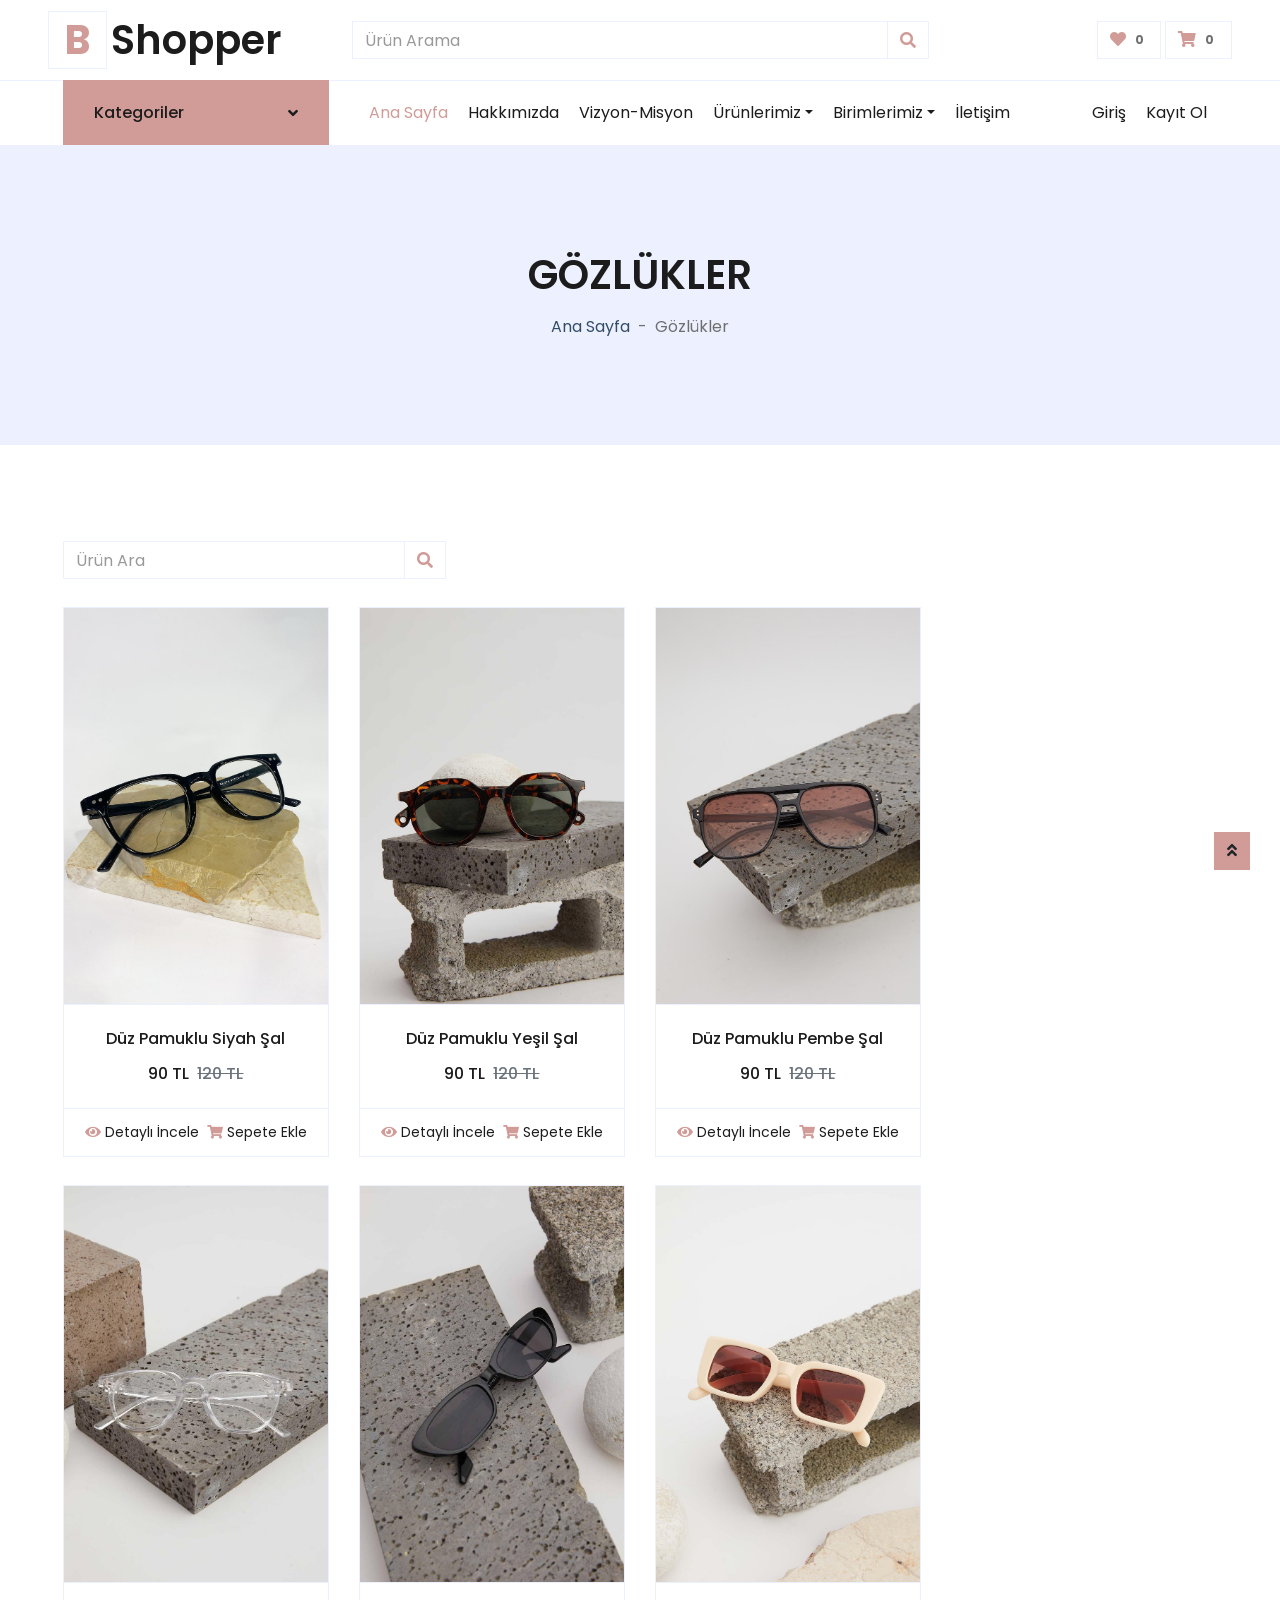
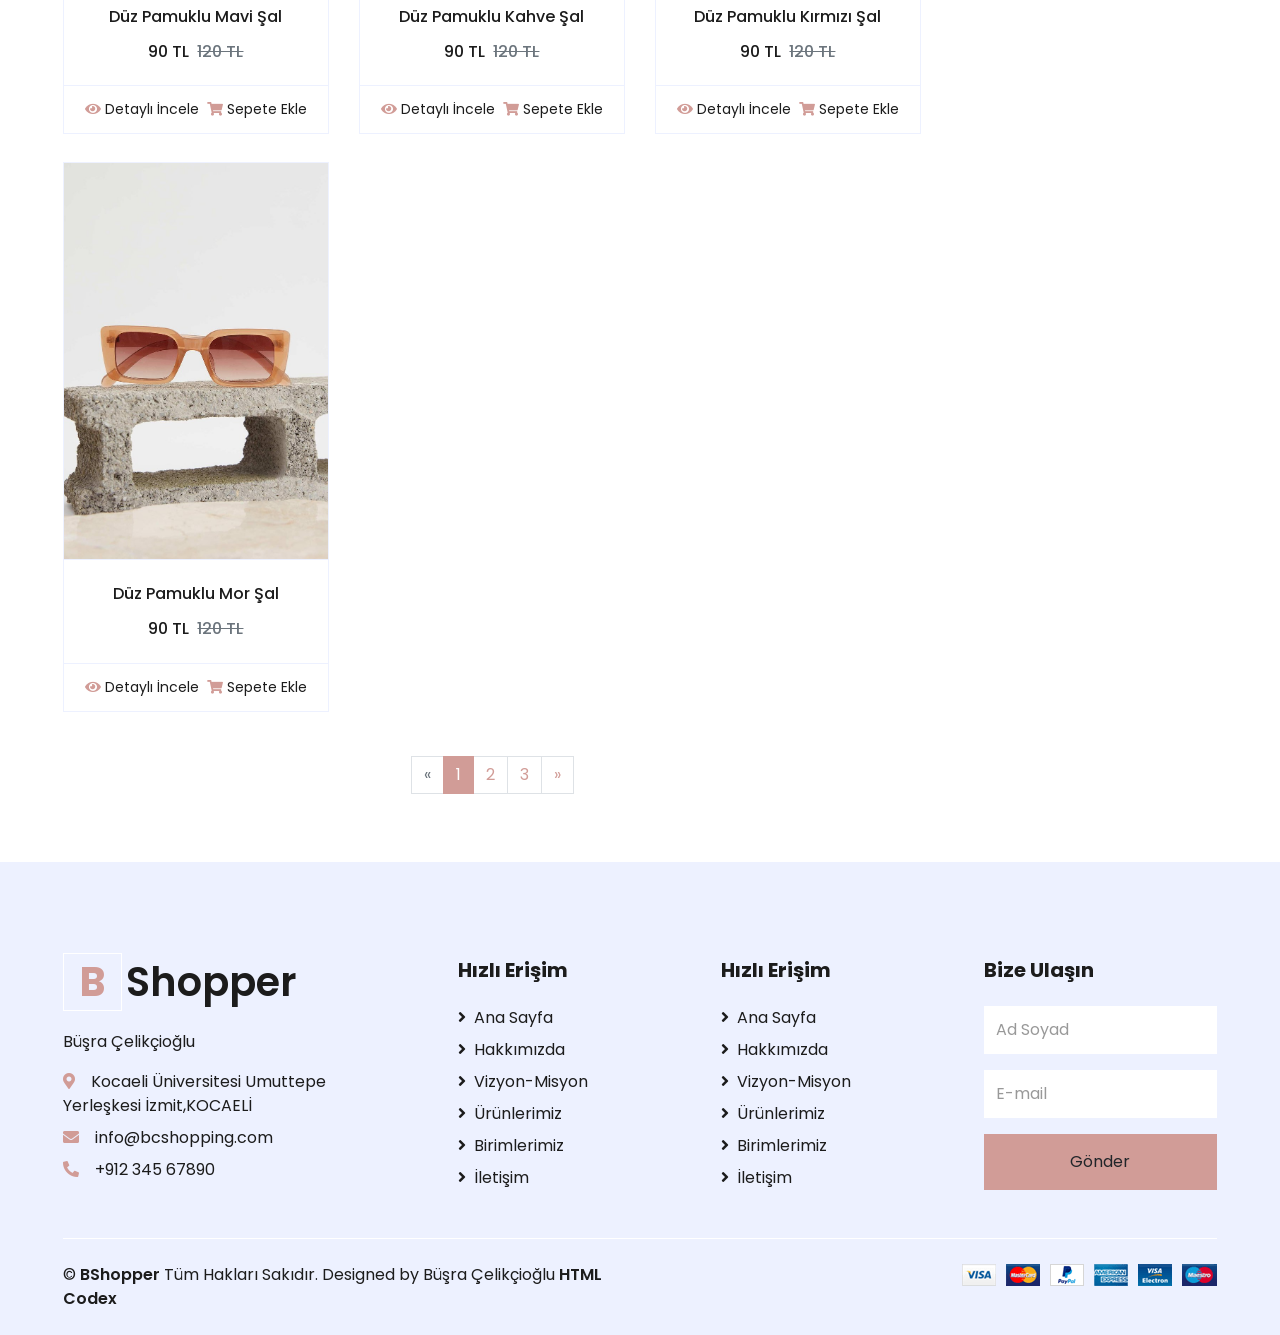
<file: gozlukler.html>
<!DOCTYPE html>
<html lang="en">

<head>
    <meta charset="utf-8">
    <title>BShopper </title>
    <meta content="width=device-width, initial-scale=1.0" name="viewport">
    <meta content="Free HTML Templates" name="keywords">
    <meta content="Free HTML Templates" name="description">

    <!-- Favicon -->
    <link href="img/favicon.ico" rel="icon">

    <!-- Google Web Fonts -->
    <link rel="preconnect" href="https://fonts.gstatic.com">
    <link href="https://fonts.googleapis.com/css2?family=Poppins:wght@100;200;300;400;500;600;700;800;900&display=swap" rel="stylesheet"> 

    <!-- Font Awesome -->
    <link href="https://cdnjs.cloudflare.com/ajax/libs/font-awesome/5.10.0/css/all.min.css" rel="stylesheet">

    <!-- Libraries Stylesheet -->
    <link href="lib/owlcarousel/assets/owl.carousel.min.css" rel="stylesheet">

    <!-- Customized Bootstrap Stylesheet -->
    <link href="css/style.css" rel="stylesheet">
</head>

<body>
    <!-- Topbar Start -->
    
        <div class="row align-items-center py-3 px-xl-5">
            <div class="col-lg-3 d-none d-lg-block">
                <a href="index.html" class="text-decoration-none">
                    <h1 class="m-0 display-5 font-weight-semi-bold"><span class="text-primary font-weight-bold border px-3 mr-1">B</span>Shopper</h1>
                </a>
            </div>
            <div class="col-lg-6 col-6 text-left">
                <form action="">
                    <div class="input-group">
                        <input type="text" class="form-control" placeholder="Ürün Arama">
                        <div class="input-group-append">
                            <span class="input-group-text bg-transparent text-primary">
                                <i class="fa fa-search"></i>
                            </span>
                        </div>
                    </div>
                </form>
            </div>
            <div class="col-lg-3 col-6 text-right">
                <a href="" class="btn border">
                    <i class="fas fa-heart text-primary"></i>
                    <span class="badge">0</span>
                </a>
                <a href="" class="btn border">
                    <i class="fas fa-shopping-cart text-primary"></i>
                    <span class="badge">0</span>
                </a>
            </div>
        </div>
    </div>
    <!-- Topbar End -->


    <!-- Navbar Start -->
    <div class="container-fluid">
        <div class="row border-top px-xl-5">
            <div class="col-lg-3 d-none d-lg-block">
                <a class="btn shadow-none d-flex align-items-center justify-content-between bg-primary text-white w-100" data-toggle="collapse" href="#navbar-vertical" style="height: 65px; margin-top: -1px; padding: 0 30px;">
                    <h6 class="m-0">Kategoriler</h6>
                    <i class="fa fa-angle-down text-dark"></i>
                </a>
                <nav class="collapse position-absolute navbar navbar-vertical navbar-light align-items-start p-0 border border-top-0 border-bottom-0 bg-light" id="navbar-vertical" style="width: calc(100% - 30px); z-index: 1;">
                    <div class="navbar-nav w-100 overflow-hidden" style="height: 410px">
                        <div class="nav-item dropdown">
                            <a href="#" class="nav-link" data-toggle="dropdown">Şallar<i class="fa fa-angle-down float-right mt-1"></i></a>
                            <div class="dropdown-menu position-absolute bg-secondary border-0 rounded-0 w-100 m-0">
                                <a href="" class="dropdown-item">Düz Şallar</a>
                                <a href="" class="dropdown-item">Abiye Şallar</a>
                                <a href="" class="dropdown-item">Desenli Şallar</a>
                            </div>
                        </div>
                       <div class="navbar-nav w-100 overflow-hidden" style="height: 410px">
                        <div class="nav-item dropdown">
                            <a href="#" class="nav-link" data-toggle="dropdown">Aksesuarlar<i class="fa fa-angle-down float-right mt-1"></i></a>
                            <div class="dropdown-menu position-absolute bg-secondary border-0 rounded-0 w-100 m-0">
                                <a href="" class="dropdown-item">Gözlükler</a>
                                <a href="" class="dropdown-item">Kolye ve Yüzükler</a>
            
                            </div>
                        </div>
                    </div>
                </nav>
            </div>
            <div class="col-lg-9">
                <nav class="navbar navbar-expand-lg bg-light navbar-light py-3 py-lg-0 px-0">
                    <a href="" class="text-decoration-none d-block d-lg-none">
                        <h1 class="m-0 display-5 font-weight-semi-bold"><span class="text-primary font-weight-bold border px-3 mr-1">B</span>Shopper</h1>
                    </a>
                    <button type="button" class="navbar-toggler" data-toggle="collapse" data-target="#navbarCollapse">
                        <span class="navbar-toggler-icon"></span>
                    </button>
                    <div class="collapse navbar-collapse justify-content-between" id="navbarCollapse">
                        <div class="navbar-nav mr-auto py-0">
                            <a href="index.html" class="nav-item nav-link active">Ana Sayfa</a>
                            <a href="shop.html" class="nav-item nav-link">Hakkımızda</a>
                            <a href="detail.html" class="nav-item nav-link">Vizyon-Misyon</a>
                            <div class="nav-item dropdown">
                                <a href="#" class="nav-link dropdown-toggle" data-toggle="dropdown">Ürünlerimiz</a>
                                <div class="dropdown-menu rounded-0 m-0">
                                    <a href="#" class="nav-link" data-toggle="dropdown">Şallar</a>
                                  <ul>
                                       <li> <a href="duzsallar.html" class="dropdown-item">Düz Şallar</a></li>
                                       <li> <a href="abiyesallar.html" class="dropdown-item">Abiye Şallar</a></li>
                                        <li> <a href="desenlisallar.html" class="dropdown-item">Desenli Şallar</a></li>
                                  </ul>
                                    <a href="checkout.html" class="dropdown-item">Aksesuarlar</a>
                                    <ul>
                                        <li> <a href="gozlukler.html" class="dropdown-item">Gözlükler</a></li>
                                        <li> <a href="kolyeveyuzuk.html" class="dropdown-item">Kolye ve Yüzükler </a></li>
                                   </ul>
                                </div>
                            </div>
                            <div class="nav-item dropdown">
                                <a href="#" class="nav-link dropdown-toggle" data-toggle="dropdown">Birimlerimiz</a>
                                <div class="dropdown-menu rounded-0 m-0">
                                    <a href="magazalarimiz.html" class="dropdown-item">Mağazalarımız</a>
                                    <a href="outlet.html" class="dropdown-item">Outlet</a>
                                    <a href="duyurular.html" class="dropdown-item">Kampanyalı Ürünler</a>
                                </div>
                            </div>
                            <a href="contact.html" class="nav-item nav-link">İletişim</a>
                        </div>
                        <div class="navbar-nav ml-auto py-0">
                     
                            <a href="girisyap.html" class="nav-item nav-link">Giriş</a>
                            <a href="kayitol.html" class="nav-item nav-link">Kayıt Ol</a>
                        </div>
                    </div>
                </nav>
                </div>
            </div>
        </div>
    </div>
    <!-- Navbar End -->


    <!-- Page Header Start -->
    <div class="container-fluid bg-secondary mb-5">
        <div class="d-flex flex-column align-items-center justify-content-center" style="min-height: 300px">
            <h1 class="font-weight-semi-bold text-uppercase mb-3">Gözlükler</h1>
            <div class="d-inline-flex">
                <p class="m-0"><a href="index.html">Ana Sayfa</a></p>
                <p class="m-0 px-2">-</p>
                <p class="m-0">Gözlükler</p>
            </div>
        </div>
    </div>
    <!-- Page Header End -->


    <!-- Cart Start -->
  
    <!-- Cart End -->
<!-- Shop Start -->
<div class="container-fluid pt-5">
    <div class="row px-xl-5">
        <!-- Shop Sidebar Start -->
        
            <!-- Price Start -->
        
            <!-- Price End -->
            
            <!-- Color Start -->
       
            <!-- Color End -->

            <!-- Size Start -->
            
            <!-- Size End -->
    
        <!-- Shop Sidebar End -->


        <!-- Shop Product Start -->
        <div class="col-lg-9 col-md-12">
            <div class="row pb-3">
                <div class="col-12 pb-1">
                    <div class="d-flex align-items-center justify-content-between mb-4">
                        <form action="">
                            <div class="input-group">
                                <input type="text" class="form-control" placeholder="Ürün Ara">
                                <div class="input-group-append">
                                    <span class="input-group-text bg-transparent text-primary">
                                        <i class="fa fa-search"></i>
                                    </span>
                                </div>
                            </div>
                        </form>
                        <div class="dropdown ml-4">
                            
                            
                        </div>
                    </div>
                </div>
                <div class="col-lg-4 col-md-6 col-sm-12 pb-1">
                    <div class="card product-item border-0 mb-4">
                        <div class="card-header product-img position-relative overflow-hidden bg-transparent border p-0">
                            <img class="img-fluid w-100" src="img/product-4.jpg" alt="Düz Pamuklu Siyah Şal">
                        </div>
                        <div class="card-body border-left border-right text-center p-0 pt-4 pb-3">
                            <h6 class="text-truncate mb-3">Düz Pamuklu Siyah Şal</h6>
                            <div class="d-flex justify-content-center">
                                <h6>90 TL</h6><h6 class="text-muted ml-2"><del>120 TL</del></h6>
                            </div>
                        </div>
                        <div class="card-footer d-flex justify-content-between bg-light border">
                            <a href="siyahduz.html" class="btn btn-sm text-dark p-0"><i class="fas fa-eye text-primary mr-1"></i>Detaylı İncele</a>
                            <a href="odeme.html" class="btn btn-sm text-dark p-0"><i class="fas fa-shopping-cart text-primary mr-1"></i>Sepete Ekle</a>
                        </div>
                    </div>
                </div>
                <div class="col-lg-4 col-md-6 col-sm-12 pb-1">
                    <div class="card product-item border-0 mb-4">
                        <div class="card-header product-img position-relative overflow-hidden bg-transparent border p-0">
                            <img class="img-fluid w-100" src="img/product-7.jpg" alt="Düz Pamuklu Yeşil Şal">
                        </div>
                        <div class="card-body border-left border-right text-center p-0 pt-4 pb-3">
                            <h6 class="text-truncate mb-3">Düz Pamuklu Yeşil Şal</h6>
                            <div class="d-flex justify-content-center">
                                <h6>90 TL</h6><h6 class="text-muted ml-2"><del>120 TL</del></h6>
                            </div>
                        </div>
                        <div class="card-footer d-flex justify-content-between bg-light border">
                            <a href="siyahduz.html" class="btn btn-sm text-dark p-0"><i class="fas fa-eye text-primary mr-1"></i>Detaylı İncele</a>
                            <a href="odeme.html" class="btn btn-sm text-dark p-0"><i class="fas fa-shopping-cart text-primary mr-1"></i>Sepete Ekle</a>
                        </div>
                    </div>
                </div>
                <div class="col-lg-4 col-md-6 col-sm-12 pb-1">
                    <div class="card product-item border-0 mb-4">
                        <div class="card-header product-img position-relative overflow-hidden bg-transparent border p-0">
                            <img class="img-fluid w-100" src="img/product-8.jpg" alt="">
                        </div>
                        <div class="card-body border-left border-right text-center p-0 pt-4 pb-3">
                            <h6 class="text-truncate mb-3">Düz Pamuklu Pembe Şal</h6>
                            <div class="d-flex justify-content-center">
                                <h6>90 TL</h6><h6 class="text-muted ml-2"><del>120 TL</del></h6>
                            </div>
                        </div>
                        <div class="card-footer d-flex justify-content-between bg-light border">
                            <a href="siyahduz.html" class="btn btn-sm text-dark p-0"><i class="fas fa-eye text-primary mr-1"></i>Detaylı İncele</a>
                            <a href="odeme.html" class="btn btn-sm text-dark p-0"><i class="fas fa-shopping-cart text-primary mr-1"></i>Sepete Ekle</a>
                        </div>
                    </div>
                </div>
                <div class="col-lg-4 col-md-6 col-sm-12 pb-1">
                    <div class="card product-item border-0 mb-4">
                        <div class="card-header product-img position-relative overflow-hidden bg-transparent border p-0">
                            <img class="img-fluid w-100" src="img/seffafgozlukk.jpg" alt="">
                        </div>
                        <div class="card-body border-left border-right text-center p-0 pt-4 pb-3">
                            <h6 class="text-truncate mb-3">Düz Pamuklu Mavi Şal</h6>
                            <div class="d-flex justify-content-center">
                                <h6>90 TL</h6><h6 class="text-muted ml-2"><del>120 TL</del></h6>
                            </div>
                        </div>
                        <div class="card-footer d-flex justify-content-between bg-light border">
                            <a href="siyahduz.html" class="btn btn-sm text-dark p-0"><i class="fas fa-eye text-primary mr-1"></i>Detaylı İncele</a>
                            <a href="odeme.html" class="btn btn-sm text-dark p-0"><i class="fas fa-shopping-cart text-primary mr-1"></i>Sepete Ekle</a>
                        </div>
                    </div>
                </div>
                <div class="col-lg-4 col-md-6 col-sm-12 pb-1">
                    <div class="card product-item border-0 mb-4">
                        <div class="card-header product-img position-relative overflow-hidden bg-transparent border p-0">
                            <img class="img-fluid w-100" src="img/catgozluk.jpg" alt="">
                        </div>
                        <div class="card-body border-left border-right text-center p-0 pt-4 pb-3">
                            <h6 class="text-truncate mb-3">Düz Pamuklu Kahve Şal</h6>
                            <div class="d-flex justify-content-center">
                                <h6>90 TL</h6><h6 class="text-muted ml-2"><del>120 TL</del></h6>
                            </div>
                        </div>
                        <div class="card-footer d-flex justify-content-between bg-light border">
                            <a href="siyahduz.html" class="btn btn-sm text-dark p-0"><i class="fas fa-eye text-primary mr-1"></i>Detaylı İncele</a>
                            <a href="odeme.html" class="btn btn-sm text-dark p-0"><i class="fas fa-shopping-cart text-primary mr-1"></i>Sepete Ekle</a>
                        </div>
                    </div>
                </div>
                <div class="col-lg-4 col-md-6 col-sm-12 pb-1">
                    <div class="card product-item border-0 mb-4">
                        <div class="card-header product-img position-relative overflow-hidden bg-transparent border p-0">
                            <img class="img-fluid w-100" src="img/kremgozluk.jpg" alt="">
                        </div>
                        <div class="card-body border-left border-right text-center p-0 pt-4 pb-3">
                            <h6 class="text-truncate mb-3">Düz Pamuklu Kırmızı Şal</h6>
                            <div class="d-flex justify-content-center">
                                <h6>90 TL</h6><h6 class="text-muted ml-2"><del>120 TL</del></h6>
                            </div>
                        </div>
                        <div class="card-footer d-flex justify-content-between bg-light border">
                            <a href="siyahduz.html" class="btn btn-sm text-dark p-0"><i class="fas fa-eye text-primary mr-1"></i>Detaylı İncele</a>
                            <a href="odeme.html" class="btn btn-sm text-dark p-0"><i class="fas fa-shopping-cart text-primary mr-1"></i>Sepete Ekle</a>
                        </div>
                    </div>
                </div>
                <div class="col-lg-4 col-md-6 col-sm-12 pb-1">
                    <div class="card product-item border-0 mb-4">
                        <div class="card-header product-img position-relative overflow-hidden bg-transparent border p-0">
                            <img class="img-fluid w-100" src="img/kahvegozluk.jpg" alt="">
                        </div>
                        <div class="card-body border-left border-right text-center p-0 pt-4 pb-3">
                            <h6 class="text-truncate mb-3">Düz Pamuklu Mor Şal</h6>
                            <div class="d-flex justify-content-center">
                                <h6>90 TL</h6><h6 class="text-muted ml-2"><del>120 TL</del></h6>
                            </div>
                        </div>
                        <div class="card-footer d-flex justify-content-between bg-light border">
                            <a href="siyahduz.html" class="btn btn-sm text-dark p-0"><i class="fas fa-eye text-primary mr-1"></i>Detaylı İncele</a>
                            <a href="odeme.html" class="btn btn-sm text-dark p-0"><i class="fas fa-shopping-cart text-primary mr-1"></i>Sepete Ekle</a>
                        </div>
                    </div>
                </div>
                
                </div>
                <div class="col-12 pb-1">
                    <nav aria-label="Page navigation">
                      <ul class="pagination justify-content-center mb-3">
                        <li class="page-item disabled">
                          <a class="page-link" href="#" aria-label="Previous">
                            <span aria-hidden="true">&laquo;</span>
                            <span class="sr-only">Previous</span>
                          </a>
                        </li>
                        <li class="page-item active"><a class="page-link" href="#">1</a></li>
                        <li class="page-item"><a class="page-link" href="#">2</a></li>
                        <li class="page-item"><a class="page-link" href="#">3</a></li>
                        <li class="page-item">
                          <a class="page-link" href="#" aria-label="Next">
                            <span aria-hidden="true">&raquo;</span>
                            <span class="sr-only">Next</span>
                          </a>
                        </li>
                      </ul>
                    </nav>
                </div>
            </div>
        </div>
        <!-- Shop Product End -->
    </div>
</div>
<!-- Shop End -->



    <!-- Footer Start -->
    <div class="container-fluid bg-secondary text-dark mt-5 pt-5">
        <div class="row px-xl-5 pt-5">
            <div class="col-lg-4 col-md-12 mb-5 pr-3 pr-xl-5">
                <a href="index.html" class="text-decoration-none">
                    <h1 class="mb-4 display-5 font-weight-semi-bold"><span class="text-primary font-weight-bold border border-white px-3 mr-1">B</span>Shopper</h1>
                </a>
                <p>Büşra Çelikçioğlu</p>
                <p class="mb-2"><i class="fa fa-map-marker-alt text-primary mr-3"></i>Kocaeli Üniversitesi Umuttepe Yerleşkesi İzmit,KOCAELİ</p>
                <p class="mb-2"><i class="fa fa-envelope text-primary mr-3"></i>info@bcshopping.com</p>
                <p class="mb-0"><i class="fa fa-phone-alt text-primary mr-3"></i>+912 345 67890</p>
            </div>
            <div class="col-lg-8 col-md-12">
                <div class="row">
                    <div class="col-md-4 mb-5">
                        <h5 class="font-weight-bold text-dark mb-4">Hızlı Erişim</h5>
                        <div class="d-flex flex-column justify-content-start">
                            <a class="text-dark mb-2" href="index.html"><i class="fa fa-angle-right mr-2"></i>Ana Sayfa</a>
                            <a class="text-dark mb-2" href="shop.html"><i class="fa fa-angle-right mr-2"></i>Hakkımızda</a>
                            <a class="text-dark mb-2" href="detail.html"><i class="fa fa-angle-right mr-2"></i>Vizyon-Misyon</a>
                            <a class="text-dark mb-2" href="cart.html"><i class="fa fa-angle-right mr-2"></i>Ürünlerimiz</a>
                            <a class="text-dark mb-2" href="checkout.html"><i class="fa fa-angle-right mr-2"></i>Birimlerimiz</a>
                            <a class="text-dark" href="contact.html"><i class="fa fa-angle-right mr-2"></i>İletişim</a>
                        </div>
                    </div>
                            <div class="col-md-4 mb-5">
                                <h5 class="font-weight-bold text-dark mb-4">Hızlı Erişim</h5>
                                <div class="d-flex flex-column justify-content-start">
                                    <a class="text-dark mb-2" href="index.html"><i class="fa fa-angle-right mr-2"></i>Ana Sayfa</a>
                                    <a class="text-dark mb-2" href="shop.html"><i class="fa fa-angle-right mr-2"></i>Hakkımızda</a>
                                    <a class="text-dark mb-2" href="detail.html"><i class="fa fa-angle-right mr-2"></i>Vizyon-Misyon</a>
                                    <a class="text-dark mb-2" href="cart.html"><i class="fa fa-angle-right mr-2"></i>Ürünlerimiz</a>
                                    <a class="text-dark mb-2" href="checkout.html"><i class="fa fa-angle-right mr-2"></i>Birimlerimiz</a>
                                    <a class="text-dark" href="contact.html"><i class="fa fa-angle-right mr-2"></i>İletişim</a>
                                </div>
                            </div>
                    <div class="col-md-4 mb-5">
                        <h5 class="font-weight-bold text-dark mb-4">Bize Ulaşın</h5>
                        <form action="">
                            <div class="form-group">
                                <input type="text" class="form-control border-0 py-4" placeholder="Ad Soyad" required="required" />
                            </div>
                            <div class="form-group">
                                <input type="email" class="form-control border-0 py-4" placeholder="E-mail"
                                    required="required" />
                            </div>
                            <div>
                                <button class="btn btn-primary btn-block border-0 py-3" type="submit">Gönder</button>
                            </div>
                        </form>
                    </div>
                </div>
            </div>
        </div>
        <div class="row border-top border-light mx-xl-5 py-4">
            <div class="col-md-6 px-xl-0">
                <p class="mb-md-0 text-center text-md-left text-dark">
                    &copy; <a class="text-dark font-weight-semi-bold" href="#">BShopper</a> Tüm Hakları Sakıdır. Designed
                    by Büşra Çelikçioğlu
                    <a class="text-dark font-weight-semi-bold" href="https://htmlcodex.com">HTML Codex</a>
                </p>
            </div>
            <div class="col-md-6 px-xl-0 text-center text-md-right">
                <img class="img-fluid" src="img/payments.png" alt="">
            </div>
        </div>
    </div>
    <!-- Footer End -->


    <!-- Back to Top -->
    <a href="#" class="btn btn-primary back-to-top"><i class="fa fa-angle-double-up"></i></a>


    <!-- JavaScript Libraries -->
    <script src="https://code.jquery.com/jquery-3.4.1.min.js"></script>
    <script src="https://stackpath.bootstrapcdn.com/bootstrap/4.4.1/js/bootstrap.bundle.min.js"></script>
    <script src="lib/easing/easing.min.js"></script>
    <script src="lib/owlcarousel/owl.carousel.min.js"></script>

    <!-- Contact Javascript File -->
    <script src="mail/jqBootstrapValidation.min.js"></script>
    <script src="mail/contact.js"></script>

    <!-- Template Javascript -->
    <script src="js/main.js"></script>
</body>

</html>
</file>
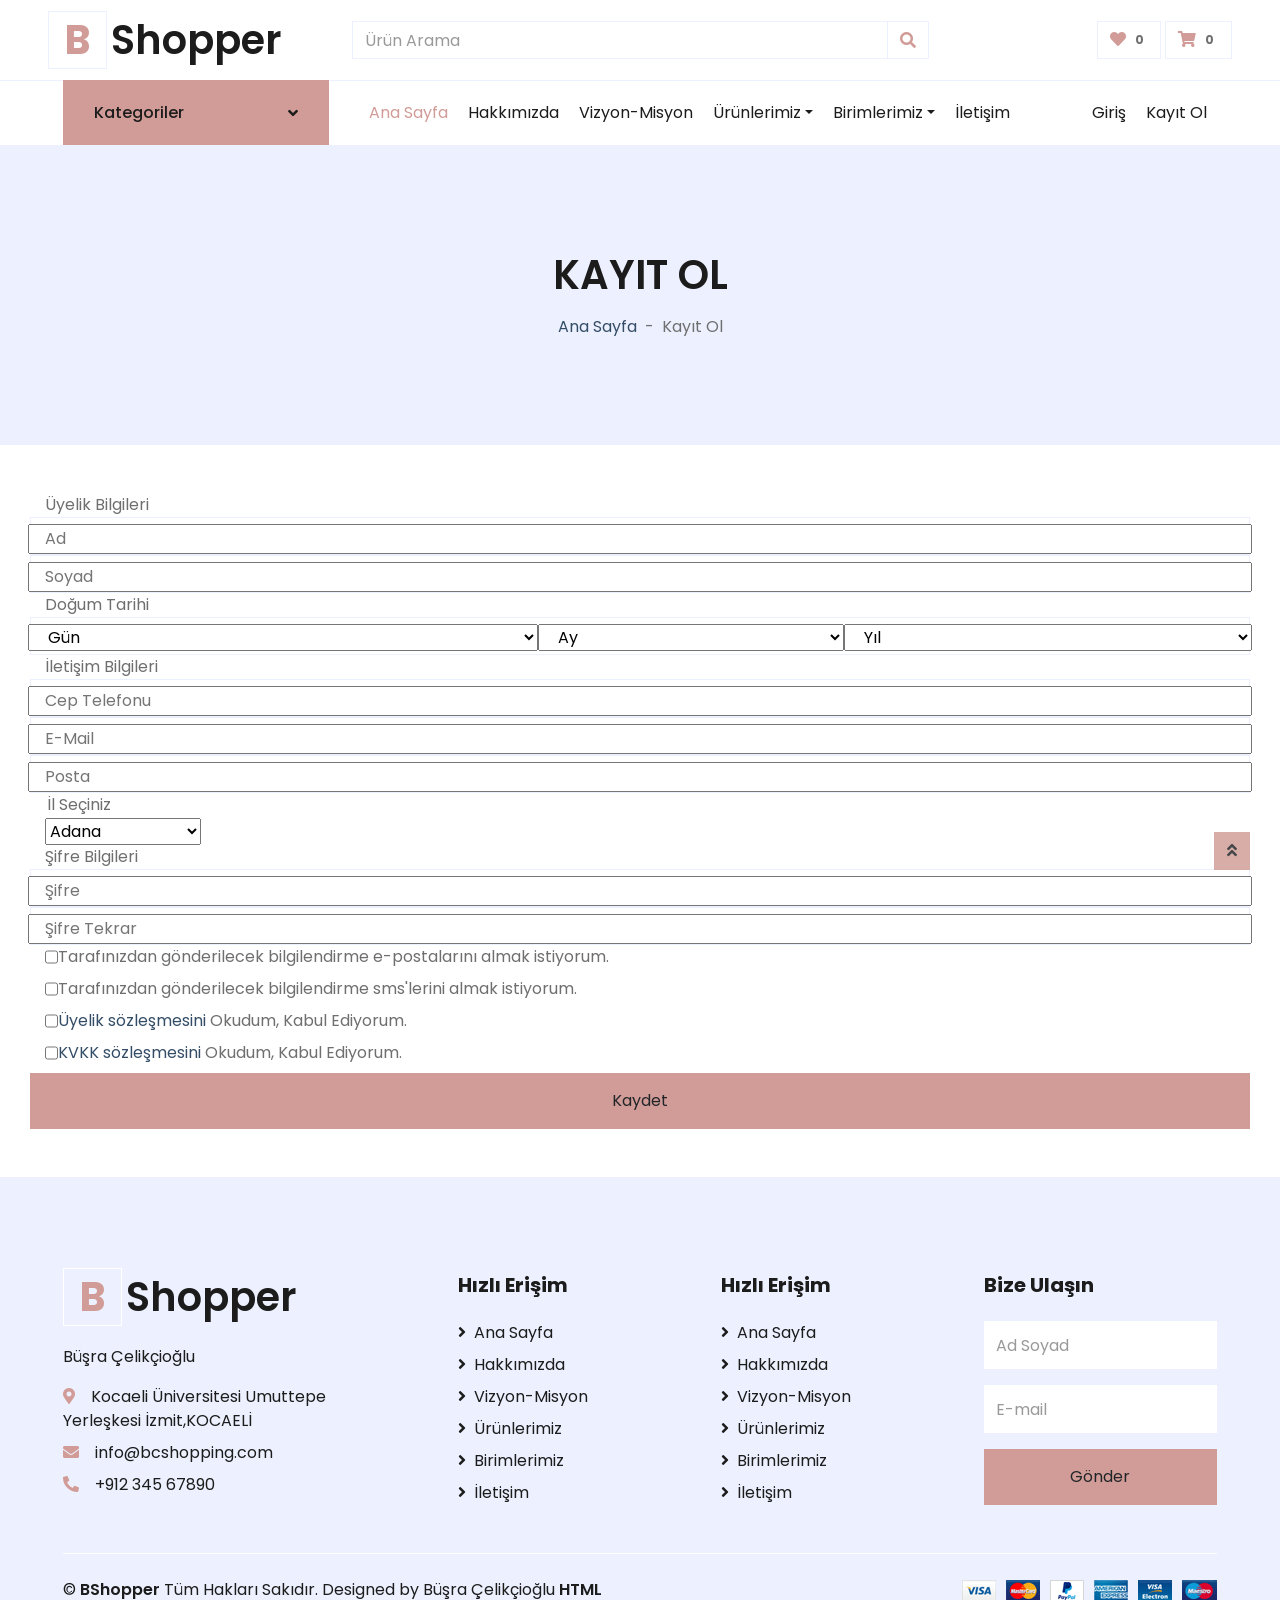
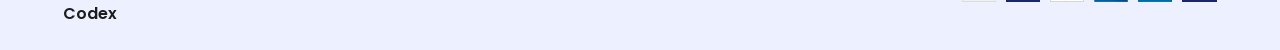
<file: kayitol.html>
<!DOCTYPE html>
<html lang="en">

<head>
    <meta charset="utf-8">
    <title>BShopper</title>
    <meta content="width=device-width, initial-scale=1.0" name="viewport">
    <meta content="Free HTML Templates" name="keywords">
    <meta content="Free HTML Templates" name="description">

    <!-- Favicon -->
    <link href="img/favicon.ico" rel="icon">

    <!-- Google Web Fonts -->
    <link rel="preconnect" href="https://fonts.gstatic.com">
    <link href="https://fonts.googleapis.com/css2?family=Poppins:wght@100;200;300;400;500;600;700;800;900&display=swap" rel="stylesheet"> 

    <!-- Font Awesome -->
    <link href="https://cdnjs.cloudflare.com/ajax/libs/font-awesome/5.10.0/css/all.min.css" rel="stylesheet">

    <!-- Libraries Stylesheet -->
    <link href="lib/owlcarousel/assets/owl.carousel.min.css" rel="stylesheet">

    <!-- Customized Bootstrap Stylesheet -->
    <link href="css/style.css" rel="stylesheet">
</head>

<body>
    <!-- Topbar Start -->
   
        <div class="row align-items-center py-3 px-xl-5">
            <div class="col-lg-3 d-none d-lg-block">
                <a href="index.html" class="text-decoration-none">
                    <h1 class="m-0 display-5 font-weight-semi-bold"><span class="text-primary font-weight-bold border px-3 mr-1">B</span>Shopper</h1>
                </a>
            </div>
            <div class="col-lg-6 col-6 text-left">
                <form action="">
                    <div class="input-group">
                        <input type="text" class="form-control" placeholder="Ürün Arama">
                        <div class="input-group-append">
                            <span class="input-group-text bg-transparent text-primary">
                                <i class="fa fa-search"></i>
                            </span>
                        </div>
                    </div>
                </form>
            </div>
            <div class="col-lg-3 col-6 text-right">
                <a href="" class="btn border">
                    <i class="fas fa-heart text-primary"></i>
                    <span class="badge">0</span>
                </a>
                <a href="" class="btn border">
                    <i class="fas fa-shopping-cart text-primary"></i>
                    <span class="badge">0</span>
                </a>
            </div>
        </div>
    </div>
    <!-- Topbar End -->


    <!-- Navbar Start -->
    <div class="container-fluid">
        <div class="row border-top px-xl-5">
            <div class="col-lg-3 d-none d-lg-block">
                <a class="btn shadow-none d-flex align-items-center justify-content-between bg-primary text-white w-100" data-toggle="collapse" href="#navbar-vertical" style="height: 65px; margin-top: -1px; padding: 0 30px;">
                    <h6 class="m-0">Kategoriler</h6>
                    <i class="fa fa-angle-down text-dark"></i>
                </a>
                <nav class="collapse position-absolute navbar navbar-vertical navbar-light align-items-start p-0 border border-top-0 border-bottom-0 bg-light" id="navbar-vertical" style="width: calc(100% - 30px); z-index: 1;">
                    <div class="navbar-nav w-100 overflow-hidden" style="height: 410px">
                        <div class="nav-item dropdown">
                            <a href="#" class="nav-link" data-toggle="dropdown">Şallar<i class="fa fa-angle-down float-right mt-1"></i></a>
                            <div class="dropdown-menu position-absolute bg-secondary border-0 rounded-0 w-100 m-0">
                                <a href="duzsallar.html" class="dropdown-item">Düz Şallar</a>
                                <a href="abiyesallar.html" class="dropdown-item">Abiye Şallar</a>
                                <a href="desenlisallar.html" class="dropdown-item">Desenli Şallar</a>
                            </div>
                        </div>
                       <div class="navbar-nav w-100 overflow-hidden" style="height: 410px">
                        <div class="nav-item dropdown">
                            <a href="#" class="nav-link" data-toggle="dropdown">Aksesuarlar<i class="fa fa-angle-down float-right mt-1"></i></a>
                            <div class="dropdown-menu position-absolute bg-secondary border-0 rounded-0 w-100 m-0">
                                <a href="gozlukler.html" class="dropdown-item">Gözlükler</a>
                                <a href="kolyeveyuzuk.html" class="dropdown-item">Kolye ve Yüzükler</a>
            
                            </div>
                        </div>
                    </div>
                </nav>
            </div>
            <div class="col-lg-9">
                <nav class="navbar navbar-expand-lg bg-light navbar-light py-3 py-lg-0 px-0">
                    <a href="" class="text-decoration-none d-block d-lg-none">
                        <h1 class="m-0 display-5 font-weight-semi-bold"><span class="text-primary font-weight-bold border px-3 mr-1">B</span>Shopper</h1>
                    </a>
                    <button type="button" class="navbar-toggler" data-toggle="collapse" data-target="#navbarCollapse">
                        <span class="navbar-toggler-icon"></span>
                    </button>
                    <div class="collapse navbar-collapse justify-content-between" id="navbarCollapse">
                        <div class="navbar-nav mr-auto py-0">
                            <a href="index.html" class="nav-item nav-link active">Ana Sayfa</a>
                            <a href="shop.html" class="nav-item nav-link">Hakkımızda</a>
                            <a href="detail.html" class="nav-item nav-link">Vizyon-Misyon</a>
                            <div class="nav-item dropdown">
                                <a href="#" class="nav-link dropdown-toggle" data-toggle="dropdown">Ürünlerimiz</a>
                                <div class="dropdown-menu rounded-0 m-0">
                                    <a href="#" class="nav-link" data-toggle="dropdown">Şallar</a>
                                  <ul>
                                       <li> <a href="duzsallar.html" class="dropdown-item">Düz Şallar</a></li>
                                       <li> <a href="abiyesallar.html" class="dropdown-item">Abiye Şallar</a></li>
                                        <li> <a href="desenlisallar.html" class="dropdown-item">Desenli Şallar</a></li>
                                  </ul>
                                    <a href="checkout.html" class="dropdown-item">Aksesuarlar</a>
                                    <ul>
                                        <li> <a href="gozlukler.html" class="dropdown-item">Gözlükler</a></li>
                                        <li> <a href="kolyeveyuzuk.html" class="dropdown-item">Kolye ve Yüzükler </a></li>
                                   </ul>
                                </div>
                            </div>
                            <div class="nav-item dropdown">
                                <a href="#" class="nav-link dropdown-toggle" data-toggle="dropdown">Birimlerimiz</a>
                                <div class="dropdown-menu rounded-0 m-0">
                                    <a href="magazalarimiz.html" class="dropdown-item">Mağazalarımız</a>
                                    <a href="outlet.html" class="dropdown-item">Outlet</a>
                                    <a href="duyurular.html" class="dropdown-item">Kampanyalı Ürünler</a>
                                </div>
                            </div>
                            <a href="contact.html" class="nav-item nav-link">İletişim</a>
                        </div>
                        <div class="navbar-nav ml-auto py-0">
                     
                            <a href="girisyap.html" class="nav-item nav-link">Giriş</a>
                            <a href="kayitol.html" class="nav-item nav-link">Kayıt Ol</a>
                        </div>
                    </div>
                </nav>
                </div>
            </div>
        </div>
    </div>
    <!-- Navbar End -->


    <!-- Page Header Start -->
    <div class="container-fluid bg-secondary mb-5">
        <div class="d-flex flex-column align-items-center justify-content-center" style="min-height: 300px">
            <h1 class="font-weight-semi-bold text-uppercase mb-3">Kayıt Ol</h1>
            <div class="d-inline-flex">
                <p class="m-0"><a href="index.html">Ana Sayfa</a></p>
                <p class="m-0 px-2">-</p>
                <p class="m-0">Kayıt Ol</p>
            </div>
        </div>
    </div>
    <!-- Page Header End -->


    <!-- Contact Start -->
    <div class="box col-12 p-left" id="uye-kayit-form">
        <div class="row">
        <div class="col col-12"></div>
        <form name="memberForm" id="memberForm" class="fl col-12" method="post" action="#">
        <div class="col col-6 col-sm-12 p-right">
        <div class="fl col-12 text-title text-semibold d-flex mt">
        <i class="icon-member-default text-custom-pink"></i>
        Üyelik Bilgileri
        </div>
        <div class="box col-12 p-bottom form-control large" id="alan_ad">
        <div class="row input-icon tooltipWrapper">
        <input type="text" placeholder="Ad" name="name" id="name" class="col col-12 required withPlace" />
        </div>
        </div>
        <div class="box col-12 p-bottom form-control large" id="alan_soyad">
        <div class="row input-icon tooltipWrapper">
        <input type="text" placeholder="Soyad" name="surname" id="surname" class="col col-12 required withPlace" />
        </div>
        </div>
        <div class="fl col-12 text-title text-semibold d-flex mt">
        <i class="icon-birthdate text-custom-pink"></i>
        Doğum Tarihi
        </div>
        <div class="box col-12 p-bottom form-control large" id="alan_dogum">
        <div title="Doğum Tarihi" class="row input-icon tooltipWrapper">
        <select name="day" id="day" class="col col-5 b-left">
        <option value="">Gün</option>
        <option value="01" >1</option>
        <option value="02" >2</option>
        <option value="03" >3</option>
        <option value="04" >4</option>
        <option value="05" >5</option>
        <option value="06" >6</option>
        <option value="07" >7</option>
        <option value="08" >8</option>
        <option value="09" >9</option>
        <option value="10" >10</option>
        <option value="11" >11</option>
        <option value="12" >12</option>
        <option value="13" >13</option>
        <option value="14" >14</option>
        <option value="15" >15</option>
        <option value="16" >16</option>
        <option value="17" >17</option>
        <option value="18" >18</option>
        <option value="19" >19</option>
        <option value="20" >20</option>
        <option value="21" >21</option>
        <option value="22" >22</option>
        <option value="23" >23</option>
        <option value="24" >24</option>
        <option value="25" >25</option>
        <option value="26" >26</option>
        <option value="27" >27</option>
        <option value="28" >28</option>
        <option value="29" >29</option>
        <option value="30" >30</option>
        <option value="31" >31</option>
        </select>
        <select name="month" id="month" class="col col-3 b-left">
        <option value="" >Ay</option>
        <option value="01" >1</option>
        <option value="02" >2</option>
        <option value="03" >3</option>
        <option value="04" >4</option>
        <option value="05" >5</option>
        <option value="06" >6</option>
        <option value="07" >7</option>
        <option value="08" >8</option>
        <option value="09" >9</option>
        <option value="10" >10</option>
        <option value="11" >11</option>
        <option value="12" >12</option>
        </select>
        <select name="year" id="year" class="col col-4 b-left">
        <option value="" >Yıl</option>
        <option value="2023" >2023</option>
        <option value="2022" >2022</option>
        <option value="2021" >2021</option>
        <option value="2020" >2020</option>
        <option value="2019" >2019</option>
        <option value="2018" >2018</option>
        <option value="2017" >2017</option>
        <option value="2016" >2016</option>
        <option value="2015" >2015</option>
        <option value="2014" >2014</option>
        <option value="2013" >2013</option>
        <option value="2012" >2012</option>
        <option value="2011" >2011</option>
        <option value="2010" >2010</option>
        <option value="2009" >2009</option>
        <option value="2008" >2008</option>
        <option value="2007" >2007</option>
        <option value="2006" >2006</option>
        <option value="2005" >2005</option>
        <option value="2004" >2004</option>
        <option value="2003" >2003</option>
        <option value="2002" >2002</option>
        <option value="2001" >2001</option>
        <option value="2000" >2000</option>
        <option value="1999" >1999</option>
        <option value="1998" >1998</option>
        <option value="1997" >1997</option>
        <option value="1996" >1996</option>
        <option value="1995" >1995</option>
        <option value="1994" >1994</option>
        <option value="1993" >1993</option>
        <option value="1992" >1992</option>
        <option value="1991" >1991</option>
        <option value="1990" >1990</option>
        <option value="1989" >1989</option>
        <option value="1988" >1988</option>
        <option value="1987" >1987</option>
        <option value="1986" >1986</option>
        <option value="1985" >1985</option>
        <option value="1984" >1984</option>
        <option value="1983" >1983</option>
        <option value="1982" >1982</option>
        <option value="1981" >1981</option>
        <option value="1980" >1980</option>
        <option value="1979" >1979</option>
        <option value="1978" >1978</option>
        <option value="1977" >1977</option>
        <option value="1976" >1976</option>
        <option value="1975" >1975</option>
        <option value="1974" >1974</option>
        <option value="1973" >1973</option>
        <option value="1972" >1972</option>
        <option value="1971" >1971</option>
        <option value="1970" >1970</option>
        <option value="1969" >1969</option>
        <option value="1968" >1968</option>
        <option value="1967" >1967</option>
        <option value="1966" >1966</option>
        <option value="1965" >1965</option>
        <option value="1964" >1964</option>
        <option value="1963" >1963</option>
        <option value="1962" >1962</option>
        <option value="1961" >1961</option>
        <option value="1960" >1960</option>
        <option value="1959" >1959</option>
        <option value="1958" >1958</option>
        <option value="1957" >1957</option>
        <option value="1956" >1956</option>
        <option value="1955" >1955</option>
        <option value="1954" >1954</option>
        <option value="1953" >1953</option>
        <option value="1952" >1952</option>
        <option value="1951" >1951</option>
        <option value="1950" >1950</option>
        <option value="1949" >1949</option>
        <option value="1948" >1948</option>
        <option value="1947" >1947</option>
        <option value="1946" >1946</option>
        <option value="1945" >1945</option>
        <option value="1944" >1944</option>
        <option value="1943" >1943</option>
        <option value="1942" >1942</option>
        <option value="1941" >1941</option>
        <option value="1940" >1940</option>
        <option value="1939" >1939</option>
        <option value="1938" >1938</option>
        <option value="1937" >1937</option>
        <option value="1936" >1936</option>
        <option value="1935" >1935</option>
        <option value="1934" >1934</option>
        <option value="1933" >1933</option>
        <option value="1932" >1932</option>
        <option value="1931" >1931</option>
        <option value="1930" >1930</option>
        <option value="1929" >1929</option>
        <option value="1928" >1928</option>
        <option value="1927" >1927</option>
        <option value="1926" >1926</option>
        <option value="1925" >1925</option>
        <option value="1924" >1924</option>
        <option value="1923" >1923</option>
        </select>
        </div>
        </div>
        <div class="fl col-12 text-title text-semibold d-flex mt">
        <i class="icon-phone text-custom-pink"></i>
        İletişim Bilgileri
        </div>
        <div class="box col-12 p-bottom form-control large" id="alan_ceptel">
        <div class="row input-icon tooltipWrapper">
        <input type="tel" dir="ltr" data-placeholder2="Cep Telefonu" placeholder="Cep Telefonu" name="mobile_phone" id="mobile_phone" class="col col-12 phone TelUzun required withPlace" />
        </div>
        </div>
        <div class="box col-12 p-bottom form-control large" id="alan_eposta">
        <div class="row input-icon tooltipWrapper">
        <input type="email" placeholder="E-Mail" name="email" id="email" autocapitalize="off" class="col col-12 required withPlace" />
        <span id="eposta_hata"></span>
        <span id="kayitli_eposta"></span>
        </div>
        </div>
        <div class="box col-12 p-bottom form-control large" id="alan_vergino">
        <div class="row input-icon tooltipWrapper">
        <input type="text" placeholder="Posta" name="post_code" id="post_code" class="col col-12 withPlace" />
        </div>
        </div>
        <div class="fl col-12 adresSelect">
        <option value="">İl Seçiniz</option>
        <select name="Sehir">
            <option value="1">Adana</option>
            <option value="2">Adıyaman</option>
            <option value="3">Afyonkarahisar</option>
            <option value="4">Ağrı</option>
            <option value="5">Amasya</option>
            <option value="6">Ankara</option>
            <option value="7">Antalya</option>
            <option value="8">Artvin</option>
            <option value="9">Aydın</option>
            <option value="10">Balıkesir</option>
            <option value="11">Bilecik</option>
            <option value="12">Bingöl</option>
            <option value="13">Bitlis</option>
            <option value="14">Bolu</option>
            <option value="15">Burdur</option>
            <option value="16">Bursa</option>
            <option value="17">Çanakkale</option>
            <option value="18">Çankırı</option>
            <option value="19">Çorum</option>
            <option value="20">Denizli</option>
            <option value="21">Diyarbakır</option>
            <option value="22">Edirne</option>
            <option value="23">Elazığ</option>
            <option value="24">Erzincan</option>
            <option value="25">Erzurum</option>
            <option value="26">Eskişehir</option>
            <option value="27">Gaziantep</option>
            <option value="28">Giresun</option>
            <option value="29">Gümüşhane</option>
            <option value="30">Hakkâri</option>
            <option value="31">Hatay</option>
            <option value="32">Isparta</option>
            <option value="33">Mersin</option>
            <option value="34">İstanbul</option>
            <option value="35">İzmir</option>
            <option value="36">Kars</option>
            <option value="37">Kastamonu</option>
            <option value="38">Kayseri</option>
            <option value="39">Kırklareli</option>
            <option value="40">Kırşehir</option>
            <option value="41">Kocaeli</option>
            <option value="42">Konya</option>
            <option value="43">Kütahya</option>
            <option value="44">Malatya</option>
            <option value="45">Manisa</option>
            <option value="46">Kahramanmaraş</option>
            <option value="47">Mardin</option>
            <option value="48">Muğla</option>
            <option value="49">Muş</option>
            <option value="50">Nevşehir</option>
            <option value="51">Niğde</option>
            <option value="52">Ordu</option>
            <option value="53">Rize</option>
            <option value="54">Sakarya</option>
            <option value="55">Samsun</option>
            <option value="56">Siirt</option>
            <option value="57">Sinop</option>
            <option value="58">Sivas</option>
            <option value="59">Tekirdağ</option>
            <option value="60">Tokat</option>
            <option value="61">Trabzon</option>
            <option value="62">Tunceli</option>
            <option value="63">Şanlıurfa</option>
            <option value="64">Uşak</option>
            <option value="65">Van</option>
            <option value="66">Yozgat</option>
            <option value="67">Zonguldak</option>
            <option value="68">Aksaray</option>
            <option value="69">Bayburt</option>
            <option value="70">Karaman</option>
            <option value="71">Kırıkkale</option>
            <option value="72">Batman</option>
            <option value="73">Şırnak</option>
            <option value="74">Bartın</option>
            <option value="75">Ardahan</option>
            <option value="76">Iğdır</option>
            <option value="77">Yalova</option>
            <option value="78">Karabük</option>
            <option value="79">Kilis</option>
            <option value="80">Osmaniye</option>
            <option value="81">Düzce</option>
        </select>
        </select>
        </div>
        </div>
        </div>
    
        <div class="col col-6 col-sm-12 p-right">
        <div class="fl col-12 text-title text-semibold d-flex mt">
        <i class="icon-lock text-custom-pink"></i>
        Şifre Bilgileri
        </div>
        <div class="box col-12 p-bottom form-control large" id="alan_parola">
        <div class="row input-icon tooltipWrapper">
        <input type="password" placeholder="Şifre" name="password" id="password" class="col col-12 required withPlace" />
        </div>
        </div>
        <div class="box col-12 p-bottom form-control large" id="alan_parola">
        <div class="row input-icon tooltipWrapper">
        <input type="password" placeholder="Şifre Tekrar" name="password_again" id="password_again" class="col col-12 required withPlace" />
        </div>
        </div>
        <div class="box col-12">
        <div class="row">
        <label class="fl col-12 form-item text-description d-flex">
        <input value="1" type="checkbox" name="mail_notify" id="mail_notify"/>
        <span class="fl icon-wrapper">
        <i class="fl icon-square-unchecked icon-small"></i>
        <i class="fl icon-square-checked icon-small"></i>
        </span>
        <span class="fl">
        Tarafınızdan gönderilecek bilgilendirme e-postalarını almak istiyorum.
        </span>
        </label>
        </div>
        </div>
        <div class="box col-12 p-top">
        <div class="row">
        <label class="fl col-12 form-item text-description d-flex">
        <input value="1" type="checkbox" name="sms_notify" id="sms_notify"/>
        <span class="fl icon-wrapper">
        <i class="fl icon-square-unchecked icon-small"></i>
        <i class="fl icon-square-checked icon-small"></i>
        </span>
        <span class="fl">
        Tarafınızdan gönderilecek bilgilendirme sms'lerini almak istiyorum.
        </span>
        </label>
        </div>
        </div>
        <div class="box col-12 p-top">
        <div class="row">
        <label class="fl col-12 form-item text-description d-flex tooltipWrapper">
        <input value="1" type="checkbox" name="privacy" id="privacy" />
        <span class="fl icon-wrapper">
        <i class="fl icon-square-unchecked icon-small"></i>
        <i class="fl icon-square-checked icon-small"></i>
        </span>
        <span class="fl">
        <a class="warning popupWin" data-width="800" title="gizlilik polikasını okumak i&ccedil;in tıklayınız." data-url="/srv/service/content/get-setting/UyelikSozlesmesi">Üyelik sözleşmesini</a>
        Okudum, Kabul Ediyorum.
        </span>
        </label>
        </div>
        </div>
        <div class="box col-12 p-top">
        <div class="row">
        <label class="fl col-12 form-item text-description d-flex tooltipWrapper">
        <input value="1" type="checkbox" name="kvkk" id="kvkk" />
        <span class="fl icon-wrapper">
        <i class="fl icon-square-unchecked icon-small"></i>
        <i class="fl icon-square-checked icon-small"></i>
        </span>
        <span class="fl">
        <a class="warning popupWin" data-width="800" title="KVKK sözleşmesini okumak için tıklayınız" data-url="/srv/service/content/get-setting/KvkkMesaj">KVKK sözleşmesini</a>
        Okudum, Kabul Ediyorum.
        </span>
        </label>
        </div>
        </div>
        <div>
            <button class="btn btn-primary btn-block border-0 py-3" type="submit">Kaydet</button>
        </div>
        </div>
    
        </form>
        </div>
        </div>
        </div>
        </div>
    <!-- Footer Start -->
    <div class="container-fluid bg-secondary text-dark mt-5 pt-5">
        <div class="row px-xl-5 pt-5">
            <div class="col-lg-4 col-md-12 mb-5 pr-3 pr-xl-5">
                <a href="" class="text-decoration-none">
                    <h1 class="mb-4 display-5 font-weight-semi-bold"><span class="text-primary font-weight-bold border border-white px-3 mr-1">B</span>Shopper</h1>
                </a>
                <p>Büşra Çelikçioğlu</p>
                <p class="mb-2"><i class="fa fa-map-marker-alt text-primary mr-3"></i>Kocaeli Üniversitesi Umuttepe Yerleşkesi İzmit,KOCAELİ</p>
                <p class="mb-2"><i class="fa fa-envelope text-primary mr-3"></i>info@bcshopping.com</p>
                <p class="mb-0"><i class="fa fa-phone-alt text-primary mr-3"></i>+912 345 67890</p>
            </div>
            <div class="col-lg-8 col-md-12">
                <div class="row">
                    <div class="col-md-4 mb-5">
                        <h5 class="font-weight-bold text-dark mb-4">Hızlı Erişim</h5>
                        <div class="d-flex flex-column justify-content-start">
                            <a class="text-dark mb-2" href="index.html"><i class="fa fa-angle-right mr-2"></i>Ana Sayfa</a>
                            <a class="text-dark mb-2" href="shop.html"><i class="fa fa-angle-right mr-2"></i>Hakkımızda</a>
                            <a class="text-dark mb-2" href="detail.html"><i class="fa fa-angle-right mr-2"></i>Vizyon-Misyon</a>
                            <a class="text-dark mb-2" href="cart.html"><i class="fa fa-angle-right mr-2"></i>Ürünlerimiz</a>
                            <a class="text-dark mb-2" href="checkout.html"><i class="fa fa-angle-right mr-2"></i>Birimlerimiz</a>
                            <a class="text-dark" href="contact.html"><i class="fa fa-angle-right mr-2"></i>İletişim</a>
                        </div>
                    </div>
                            <div class="col-md-4 mb-5">
                                <h5 class="font-weight-bold text-dark mb-4">Hızlı Erişim</h5>
                                <div class="d-flex flex-column justify-content-start">
                                    <a class="text-dark mb-2" href="index.html"><i class="fa fa-angle-right mr-2"></i>Ana Sayfa</a>
                                    <a class="text-dark mb-2" href="shop.html"><i class="fa fa-angle-right mr-2"></i>Hakkımızda</a>
                                    <a class="text-dark mb-2" href="detail.html"><i class="fa fa-angle-right mr-2"></i>Vizyon-Misyon</a>
                                    <a class="text-dark mb-2" href="cart.html"><i class="fa fa-angle-right mr-2"></i>Ürünlerimiz</a>
                                    <a class="text-dark mb-2" href="checkout.html"><i class="fa fa-angle-right mr-2"></i>Birimlerimiz</a>
                                    <a class="text-dark" href="contact.html"><i class="fa fa-angle-right mr-2"></i>İletişim</a>
                                </div>
                            </div>
                    <div class="col-md-4 mb-5">
                        <h5 class="font-weight-bold text-dark mb-4">Bize Ulaşın</h5>
                        <form action="">
                            <div class="form-group">
                                <input type="text" class="form-control border-0 py-4" placeholder="Ad Soyad" required="required" />
                            </div>
                            <div class="form-group">
                                <input type="email" class="form-control border-0 py-4" placeholder="E-mail"
                                    required="required" />
                            </div>
                            <div>
                                <button class="btn btn-primary btn-block border-0 py-3" type="submit">Gönder</button>
                            </div>
                        </form>
                    </div>
                </div>
            </div>
        </div>
        <div class="row border-top border-light mx-xl-5 py-4">
            <div class="col-md-6 px-xl-0">
                <p class="mb-md-0 text-center text-md-left text-dark">
                    &copy; <a class="text-dark font-weight-semi-bold" href="#">BShopper</a> Tüm Hakları Sakıdır. Designed
                    by Büşra Çelikçioğlu
                    <a class="text-dark font-weight-semi-bold" href="https://htmlcodex.com">HTML Codex</a>
                </p>
            </div>
            <div class="col-md-6 px-xl-0 text-center text-md-right">
                <img class="img-fluid" src="img/payments.png" alt="">
            </div>
        </div>
    </div>
    <!-- Footer End -->


    <!-- Back to Top -->
    <a href="#" class="btn btn-primary back-to-top"><i class="fa fa-angle-double-up"></i></a>


    <!-- JavaScript Libraries -->
    <script src="https://code.jquery.com/jquery-3.4.1.min.js"></script>
    <script src="https://stackpath.bootstrapcdn.com/bootstrap/4.4.1/js/bootstrap.bundle.min.js"></script>
    <script src="lib/easing/easing.min.js"></script>
    <script src="lib/owlcarousel/owl.carousel.min.js"></script>

    <!-- Contact Javascript File -->
    <script src="mail/jqBootstrapValidation.min.js"></script>
    <script src="mail/contact.js"></script>

    <!-- Template Javascript -->
    <script src="js/main.js"></script>
</body>

</html>
</file>
<file: dashboard/polluxui-free-admin-template-1.0.0/polluxui-free-admin-template-1.0.0/template/vendors/typicons/typicons.css>
@charset 'UTF-8';
 
/* @FONT-FACE loads font into browser */
@font-face {
  font-family: 'typicons';
  font-weight: normal;
  font-style: normal;
  src: url('typicons.eot');
  src: url('typicons.eot?#iefix') format('embedded-opentype'),
       url('typicons.woff') format('woff'),
       url('typicons.ttf') format('truetype'),
       url('typicons.svg#typicons') format('svg');
}
 
/* :before psuedo-selector inserts and styles icon */
.typcn:before {
  font-family: 'typicons';
  font-style: normal;
  font-weight: normal;
  speak: none;
  display: inline-block;
  text-decoration: inherit;
  width: 1em;
  height: 1em;
  font-size: 1em;
  text-align: center;
  -webkit-font-smoothing: antialiased;
  font-smoothing: antialiased;
  text-rendering: optimizeLegibility;
}
 
/* Code for individual icons */ 
.typcn-adjust-brightness:before { 
  content: '\e000'; /* '' */
} 
.typcn-adjust-contrast:before { 
  content: '\e001'; /* '' */
} 
.typcn-anchor-outline:before { 
  content: '\e002'; /* '' */
} 
.typcn-anchor:before { 
  content: '\e003'; /* '' */
} 
.typcn-archive:before { 
  content: '\e004'; /* '' */
} 
.typcn-arrow-back-outline:before { 
  content: '\e005'; /* '' */
} 
.typcn-arrow-back:before { 
  content: '\e006'; /* '' */
} 
.typcn-arrow-down-outline:before { 
  content: '\e007'; /* '' */
} 
.typcn-arrow-down-thick:before { 
  content: '\e008'; /* '' */
} 
.typcn-arrow-down:before { 
  content: '\e009'; /* '' */
} 
.typcn-arrow-forward-outline:before { 
  content: '\e00a'; /* '' */
} 
.typcn-arrow-forward:before { 
  content: '\e00b'; /* '' */
} 
.typcn-arrow-left-outline:before { 
  content: '\e00c'; /* '' */
} 
.typcn-arrow-left-thick:before { 
  content: '\e00d'; /* '' */
} 
.typcn-arrow-left:before { 
  content: '\e00e'; /* '' */
} 
.typcn-arrow-loop-outline:before { 
  content: '\e00f'; /* '' */
} 
.typcn-arrow-loop:before { 
  content: '\e010'; /* '' */
} 
.typcn-arrow-maximise-outline:before { 
  content: '\e011'; /* '' */
} 
.typcn-arrow-maximise:before { 
  content: '\e012'; /* '' */
} 
.typcn-arrow-minimise-outline:before { 
  content: '\e013'; /* '' */
} 
.typcn-arrow-minimise:before { 
  content: '\e014'; /* '' */
} 
.typcn-arrow-move-outline:before { 
  content: '\e015'; /* '' */
} 
.typcn-arrow-move:before { 
  content: '\e016'; /* '' */
} 
.typcn-arrow-repeat-outline:before { 
  content: '\e017'; /* '' */
} 
.typcn-arrow-repeat:before { 
  content: '\e018'; /* '' */
} 
.typcn-arrow-right-outline:before { 
  content: '\e019'; /* '' */
} 
.typcn-arrow-right-thick:before { 
  content: '\e01a'; /* '' */
} 
.typcn-arrow-right:before { 
  content: '\e01b'; /* '' */
} 
.typcn-arrow-shuffle:before { 
  content: '\e01c'; /* '' */
} 
.typcn-arrow-sorted-down:before { 
  content: '\e01d'; /* '' */
} 
.typcn-arrow-sorted-up:before { 
  content: '\e01e'; /* '' */
} 
.typcn-arrow-sync-outline:before { 
  content: '\e01f'; /* '' */
} 
.typcn-arrow-sync:before { 
  content: '\e020'; /* '' */
} 
.typcn-arrow-unsorted:before { 
  content: '\e021'; /* '' */
} 
.typcn-arrow-up-outline:before { 
  content: '\e022'; /* '' */
} 
.typcn-arrow-up-thick:before { 
  content: '\e023'; /* '' */
} 
.typcn-arrow-up:before { 
  content: '\e024'; /* '' */
} 
.typcn-at:before { 
  content: '\e025'; /* '' */
} 
.typcn-attachment-outline:before { 
  content: '\e026'; /* '' */
} 
.typcn-attachment:before { 
  content: '\e027'; /* '' */
} 
.typcn-backspace-outline:before { 
  content: '\e028'; /* '' */
} 
.typcn-backspace:before { 
  content: '\e029'; /* '' */
} 
.typcn-battery-charge:before { 
  content: '\e02a'; /* '' */
} 
.typcn-battery-full:before { 
  content: '\e02b'; /* '' */
} 
.typcn-battery-high:before { 
  content: '\e02c'; /* '' */
} 
.typcn-battery-low:before { 
  content: '\e02d'; /* '' */
} 
.typcn-battery-mid:before { 
  content: '\e02e'; /* '' */
} 
.typcn-beaker:before { 
  content: '\e02f'; /* '' */
} 
.typcn-beer:before { 
  content: '\e030'; /* '' */
} 
.typcn-bell:before { 
  content: '\e031'; /* '' */
} 
.typcn-book:before { 
  content: '\e032'; /* '' */
} 
.typcn-bookmark:before { 
  content: '\e033'; /* '' */
} 
.typcn-briefcase:before { 
  content: '\e034'; /* '' */
} 
.typcn-brush:before { 
  content: '\e035'; /* '' */
} 
.typcn-business-card:before { 
  content: '\e036'; /* '' */
} 
.typcn-calculator:before { 
  content: '\e037'; /* '' */
} 
.typcn-calendar-outline:before { 
  content: '\e038'; /* '' */
} 
.typcn-calendar:before { 
  content: '\e039'; /* '' */
} 
.typcn-camera-outline:before { 
  content: '\e03a'; /* '' */
} 
.typcn-camera:before { 
  content: '\e03b'; /* '' */
} 
.typcn-cancel-outline:before { 
  content: '\e03c'; /* '' */
} 
.typcn-cancel:before { 
  content: '\e03d'; /* '' */
} 
.typcn-chart-area-outline:before { 
  content: '\e03e'; /* '' */
} 
.typcn-chart-area:before { 
  content: '\e03f'; /* '' */
} 
.typcn-chart-bar-outline:before { 
  content: '\e040'; /* '' */
} 
.typcn-chart-bar:before { 
  content: '\e041'; /* '' */
} 
.typcn-chart-line-outline:before { 
  content: '\e042'; /* '' */
} 
.typcn-chart-line:before { 
  content: '\e043'; /* '' */
} 
.typcn-chart-pie-outline:before { 
  content: '\e044'; /* '' */
} 
.typcn-chart-pie:before { 
  content: '\e045'; /* '' */
} 
.typcn-chevron-left-outline:before { 
  content: '\e046'; /* '' */
} 
.typcn-chevron-left:before { 
  content: '\e047'; /* '' */
} 
.typcn-chevron-right-outline:before { 
  content: '\e048'; /* '' */
} 
.typcn-chevron-right:before { 
  content: '\e049'; /* '' */
} 
.typcn-clipboard:before { 
  content: '\e04a'; /* '' */
} 
.typcn-cloud-storage:before { 
  content: '\e04b'; /* '' */
} 
.typcn-cloud-storage-outline:before { 
  content: '\e054'; /* '' */
} 
.typcn-code-outline:before { 
  content: '\e04c'; /* '' */
} 
.typcn-code:before { 
  content: '\e04d'; /* '' */
} 
.typcn-coffee:before { 
  content: '\e04e'; /* '' */
} 
.typcn-cog-outline:before { 
  content: '\e04f'; /* '' */
} 
.typcn-cog:before { 
  content: '\e050'; /* '' */
} 
.typcn-compass:before { 
  content: '\e051'; /* '' */
} 
.typcn-contacts:before { 
  content: '\e052'; /* '' */
} 
.typcn-credit-card:before { 
  content: '\e053'; /* '' */
} 
.typcn-css3:before { 
  content: '\e055'; /* '' */
} 
.typcn-database:before { 
  content: '\e056'; /* '' */
} 
.typcn-delete-outline:before { 
  content: '\e057'; /* '' */
} 
.typcn-delete:before { 
  content: '\e058'; /* '' */
} 
.typcn-device-desktop:before { 
  content: '\e059'; /* '' */
} 
.typcn-device-laptop:before { 
  content: '\e05a'; /* '' */
} 
.typcn-device-phone:before { 
  content: '\e05b'; /* '' */
} 
.typcn-device-tablet:before { 
  content: '\e05c'; /* '' */
} 
.typcn-directions:before { 
  content: '\e05d'; /* '' */
} 
.typcn-divide-outline:before { 
  content: '\e05e'; /* '' */
} 
.typcn-divide:before { 
  content: '\e05f'; /* '' */
} 
.typcn-document-add:before { 
  content: '\e060'; /* '' */
} 
.typcn-document-delete:before { 
  content: '\e061'; /* '' */
} 
.typcn-document-text:before { 
  content: '\e062'; /* '' */
} 
.typcn-document:before { 
  content: '\e063'; /* '' */
} 
.typcn-download-outline:before { 
  content: '\e064'; /* '' */
} 
.typcn-download:before { 
  content: '\e065'; /* '' */
} 
.typcn-dropbox:before { 
  content: '\e066'; /* '' */
} 
.typcn-edit:before { 
  content: '\e067'; /* '' */
} 
.typcn-eject-outline:before { 
  content: '\e068'; /* '' */
} 
.typcn-eject:before { 
  content: '\e069'; /* '' */
} 
.typcn-equals-outline:before { 
  content: '\e06a'; /* '' */
} 
.typcn-equals:before { 
  content: '\e06b'; /* '' */
} 
.typcn-export-outline:before { 
  content: '\e06c'; /* '' */
} 
.typcn-export:before { 
  content: '\e06d'; /* '' */
} 
.typcn-eye-outline:before { 
  content: '\e06e'; /* '' */
} 
.typcn-eye:before { 
  content: '\e06f'; /* '' */
} 
.typcn-feather:before { 
  content: '\e070'; /* '' */
} 
.typcn-film:before { 
  content: '\e071'; /* '' */
} 
.typcn-filter:before { 
  content: '\e072'; /* '' */
} 
.typcn-flag-outline:before { 
  content: '\e073'; /* '' */
} 
.typcn-flag:before { 
  content: '\e074'; /* '' */
} 
.typcn-flash-outline:before { 
  content: '\e075'; /* '' */
} 
.typcn-flash:before { 
  content: '\e076'; /* '' */
} 
.typcn-flow-children:before { 
  content: '\e077'; /* '' */
} 
.typcn-flow-merge:before { 
  content: '\e078'; /* '' */
} 
.typcn-flow-parallel:before { 
  content: '\e079'; /* '' */
} 
.typcn-flow-switch:before { 
  content: '\e07a'; /* '' */
} 
.typcn-folder-add:before { 
  content: '\e07b'; /* '' */
} 
.typcn-folder-delete:before { 
  content: '\e07c'; /* '' */
} 
.typcn-folder-open:before { 
  content: '\e07d'; /* '' */
} 
.typcn-folder:before { 
  content: '\e07e'; /* '' */
} 
.typcn-gift:before { 
  content: '\e07f'; /* '' */
} 
.typcn-globe-outline:before { 
  content: '\e080'; /* '' */
} 
.typcn-globe:before { 
  content: '\e081'; /* '' */
} 
.typcn-group-outline:before { 
  content: '\e082'; /* '' */
} 
.typcn-group:before { 
  content: '\e083'; /* '' */
} 
.typcn-headphones:before { 
  content: '\e084'; /* '' */
} 
.typcn-heart-full-outline:before { 
  content: '\e085'; /* '' */
} 
.typcn-heart-half-outline:before { 
  content: '\e086'; /* '' */
} 
.typcn-heart-outline:before { 
  content: '\e087'; /* '' */
} 
.typcn-heart:before { 
  content: '\e088'; /* '' */
} 
.typcn-home-outline:before { 
  content: '\e089'; /* '' */
} 
.typcn-home:before { 
  content: '\e08a'; /* '' */
} 
.typcn-html5:before { 
  content: '\e08b'; /* '' */
} 
.typcn-image-outline:before { 
  content: '\e08c'; /* '' */
} 
.typcn-image:before { 
  content: '\e08d'; /* '' */
} 
.typcn-infinity-outline:before { 
  content: '\e08e'; /* '' */
} 
.typcn-infinity:before { 
  content: '\e08f'; /* '' */
} 
.typcn-info-large-outline:before { 
  content: '\e090'; /* '' */
} 
.typcn-info-large:before { 
  content: '\e091'; /* '' */
} 
.typcn-info-outline:before { 
  content: '\e092'; /* '' */
} 
.typcn-info:before { 
  content: '\e093'; /* '' */
} 
.typcn-input-checked-outline:before { 
  content: '\e094'; /* '' */
} 
.typcn-input-checked:before { 
  content: '\e095'; /* '' */
} 
.typcn-key-outline:before { 
  content: '\e096'; /* '' */
} 
.typcn-key:before { 
  content: '\e097'; /* '' */
} 
.typcn-keyboard:before { 
  content: '\e098'; /* '' */
} 
.typcn-leaf:before { 
  content: '\e099'; /* '' */
} 
.typcn-lightbulb:before { 
  content: '\e09a'; /* '' */
} 
.typcn-link-outline:before { 
  content: '\e09b'; /* '' */
} 
.typcn-link:before { 
  content: '\e09c'; /* '' */
} 
.typcn-location-arrow-outline:before { 
  content: '\e09d'; /* '' */
} 
.typcn-location-arrow:before { 
  content: '\e09e'; /* '' */
} 
.typcn-location-outline:before { 
  content: '\e09f'; /* '' */
} 
.typcn-location:before { 
  content: '\e0a0'; /* '' */
} 
.typcn-lock-closed-outline:before { 
  content: '\e0a1'; /* '' */
} 
.typcn-lock-closed:before { 
  content: '\e0a2'; /* '' */
} 
.typcn-lock-open-outline:before { 
  content: '\e0a3'; /* '' */
} 
.typcn-lock-open:before { 
  content: '\e0a4'; /* '' */
} 
.typcn-mail:before { 
  content: '\e0a5'; /* '' */
} 
.typcn-map:before { 
  content: '\e0a6'; /* '' */
} 
.typcn-media-eject-outline:before { 
  content: '\e0a7'; /* '' */
} 
.typcn-media-eject:before { 
  content: '\e0a8'; /* '' */
} 
.typcn-media-fast-forward-outline:before { 
  content: '\e0a9'; /* '' */
} 
.typcn-media-fast-forward:before { 
  content: '\e0aa'; /* '' */
} 
.typcn-media-pause-outline:before { 
  content: '\e0ab'; /* '' */
} 
.typcn-media-pause:before { 
  content: '\e0ac'; /* '' */
} 
.typcn-media-play-outline:before { 
  content: '\e0ad'; /* '' */
} 
.typcn-media-play-reverse-outline:before { 
  content: '\e0ae'; /* '' */
} 
.typcn-media-play-reverse:before { 
  content: '\e0af'; /* '' */
} 
.typcn-media-play:before { 
  content: '\e0b0'; /* '' */
} 
.typcn-media-record-outline:before { 
  content: '\e0b1'; /* '' */
} 
.typcn-media-record:before { 
  content: '\e0b2'; /* '' */
} 
.typcn-media-rewind-outline:before { 
  content: '\e0b3'; /* '' */
} 
.typcn-media-rewind:before { 
  content: '\e0b4'; /* '' */
} 
.typcn-media-stop-outline:before { 
  content: '\e0b5'; /* '' */
} 
.typcn-media-stop:before { 
  content: '\e0b6'; /* '' */
} 
.typcn-message-typing:before { 
  content: '\e0b7'; /* '' */
} 
.typcn-message:before { 
  content: '\e0b8'; /* '' */
} 
.typcn-messages:before { 
  content: '\e0b9'; /* '' */
} 
.typcn-microphone-outline:before { 
  content: '\e0ba'; /* '' */
} 
.typcn-microphone:before { 
  content: '\e0bb'; /* '' */
} 
.typcn-minus-outline:before { 
  content: '\e0bc'; /* '' */
} 
.typcn-minus:before { 
  content: '\e0bd'; /* '' */
} 
.typcn-mortar-board:before { 
  content: '\e0be'; /* '' */
} 
.typcn-news:before { 
  content: '\e0bf'; /* '' */
} 
.typcn-notes-outline:before { 
  content: '\e0c0'; /* '' */
} 
.typcn-notes:before { 
  content: '\e0c1'; /* '' */
} 
.typcn-pen:before { 
  content: '\e0c2'; /* '' */
} 
.typcn-pencil:before { 
  content: '\e0c3'; /* '' */
} 
.typcn-phone-outline:before { 
  content: '\e0c4'; /* '' */
} 
.typcn-phone:before { 
  content: '\e0c5'; /* '' */
} 
.typcn-pi-outline:before { 
  content: '\e0c6'; /* '' */
} 
.typcn-pi:before { 
  content: '\e0c7'; /* '' */
} 
.typcn-pin-outline:before { 
  content: '\e0c8'; /* '' */
} 
.typcn-pin:before { 
  content: '\e0c9'; /* '' */
} 
.typcn-pipette:before { 
  content: '\e0ca'; /* '' */
} 
.typcn-plane-outline:before { 
  content: '\e0cb'; /* '' */
} 
.typcn-plane:before { 
  content: '\e0cc'; /* '' */
} 
.typcn-plug:before { 
  content: '\e0cd'; /* '' */
} 
.typcn-plus-outline:before { 
  content: '\e0ce'; /* '' */
} 
.typcn-plus:before { 
  content: '\e0cf'; /* '' */
} 
.typcn-point-of-interest-outline:before { 
  content: '\e0d0'; /* '' */
} 
.typcn-point-of-interest:before { 
  content: '\e0d1'; /* '' */
} 
.typcn-power-outline:before { 
  content: '\e0d2'; /* '' */
} 
.typcn-power:before { 
  content: '\e0d3'; /* '' */
} 
.typcn-printer:before { 
  content: '\e0d4'; /* '' */
} 
.typcn-puzzle-outline:before { 
  content: '\e0d5'; /* '' */
} 
.typcn-puzzle:before { 
  content: '\e0d6'; /* '' */
} 
.typcn-radar-outline:before { 
  content: '\e0d7'; /* '' */
} 
.typcn-radar:before { 
  content: '\e0d8'; /* '' */
} 
.typcn-refresh-outline:before { 
  content: '\e0d9'; /* '' */
} 
.typcn-refresh:before { 
  content: '\e0da'; /* '' */
} 
.typcn-rss-outline:before { 
  content: '\e0db'; /* '' */
} 
.typcn-rss:before { 
  content: '\e0dc'; /* '' */
} 
.typcn-scissors-outline:before { 
  content: '\e0dd'; /* '' */
} 
.typcn-scissors:before { 
  content: '\e0de'; /* '' */
} 
.typcn-shopping-bag:before { 
  content: '\e0df'; /* '' */
} 
.typcn-shopping-cart:before { 
  content: '\e0e0'; /* '' */
} 
.typcn-social-at-circular:before { 
  content: '\e0e1'; /* '' */
} 
.typcn-social-dribbble-circular:before { 
  content: '\e0e2'; /* '' */
} 
.typcn-social-dribbble:before { 
  content: '\e0e3'; /* '' */
} 
.typcn-social-facebook-circular:before { 
  content: '\e0e4'; /* '' */
} 
.typcn-social-facebook:before { 
  content: '\e0e5'; /* '' */
} 
.typcn-social-flickr-circular:before { 
  content: '\e0e6'; /* '' */
} 
.typcn-social-flickr:before { 
  content: '\e0e7'; /* '' */
} 
.typcn-social-github-circular:before { 
  content: '\e0e8'; /* '' */
} 
.typcn-social-github:before { 
  content: '\e0e9'; /* '' */
} 
.typcn-social-google-plus-circular:before { 
  content: '\e0ea'; /* '' */
} 
.typcn-social-google-plus:before { 
  content: '\e0eb'; /* '' */
} 
.typcn-social-instagram-circular:before { 
  content: '\e0ec'; /* '' */
} 
.typcn-social-instagram:before { 
  content: '\e0ed'; /* '' */
} 
.typcn-social-last-fm-circular:before { 
  content: '\e0ee'; /* '' */
} 
.typcn-social-last-fm:before { 
  content: '\e0ef'; /* '' */
} 
.typcn-social-linkedin-circular:before { 
  content: '\e0f0'; /* '' */
} 
.typcn-social-linkedin:before { 
  content: '\e0f1'; /* '' */
} 
.typcn-social-pinterest-circular:before { 
  content: '\e0f2'; /* '' */
} 
.typcn-social-pinterest:before { 
  content: '\e0f3'; /* '' */
} 
.typcn-social-skype-outline:before { 
  content: '\e0f4'; /* '' */
} 
.typcn-social-skype:before { 
  content: '\e0f5'; /* '' */
} 
.typcn-social-tumbler-circular:before { 
  content: '\e0f6'; /* '' */
} 
.typcn-social-tumbler:before { 
  content: '\e0f7'; /* '' */
} 
.typcn-social-twitter-circular:before { 
  content: '\e0f8'; /* '' */
} 
.typcn-social-twitter:before { 
  content: '\e0f9'; /* '' */
} 
.typcn-social-vimeo-circular:before { 
  content: '\e0fa'; /* '' */
} 
.typcn-social-vimeo:before { 
  content: '\e0fb'; /* '' */
} 
.typcn-social-youtube-circular:before { 
  content: '\e0fc'; /* '' */
} 
.typcn-social-youtube:before { 
  content: '\e0fd'; /* '' */
} 
.typcn-sort-alphabetically-outline:before { 
  content: '\e0fe'; /* '' */
} 
.typcn-sort-alphabetically:before { 
  content: '\e0ff'; /* '' */
} 
.typcn-sort-numerically-outline:before { 
  content: '\e100'; /* '' */
} 
.typcn-sort-numerically:before { 
  content: '\e101'; /* '' */
} 
.typcn-spanner-outline:before { 
  content: '\e102'; /* '' */
} 
.typcn-spanner:before { 
  content: '\e103'; /* '' */
} 
.typcn-spiral:before { 
  content: '\e104'; /* '' */
} 
.typcn-star-full-outline:before { 
  content: '\e105'; /* '' */
} 
.typcn-star-half-outline:before { 
  content: '\e106'; /* '' */
} 
.typcn-star-half:before { 
  content: '\e107'; /* '' */
} 
.typcn-star-outline:before { 
  content: '\e108'; /* '' */
} 
.typcn-star:before { 
  content: '\e109'; /* '' */
} 
.typcn-starburst-outline:before { 
  content: '\e10a'; /* '' */
} 
.typcn-starburst:before { 
  content: '\e10b'; /* '' */
} 
.typcn-stopwatch:before { 
  content: '\e10c'; /* '' */
} 
.typcn-support:before { 
  content: '\e10d'; /* '' */
} 
.typcn-tabs-outline:before { 
  content: '\e10e'; /* '' */
} 
.typcn-tag:before { 
  content: '\e10f'; /* '' */
} 
.typcn-tags:before { 
  content: '\e110'; /* '' */
} 
.typcn-th-large-outline:before { 
  content: '\e111'; /* '' */
} 
.typcn-th-large:before { 
  content: '\e112'; /* '' */
} 
.typcn-th-list-outline:before { 
  content: '\e113'; /* '' */
} 
.typcn-th-list:before { 
  content: '\e114'; /* '' */
} 
.typcn-th-menu-outline:before { 
  content: '\e115'; /* '' */
} 
.typcn-th-menu:before { 
  content: '\e116'; /* '' */
} 
.typcn-th-small-outline:before { 
  content: '\e117'; /* '' */
} 
.typcn-th-small:before { 
  content: '\e118'; /* '' */
} 
.typcn-thermometer:before { 
  content: '\e119'; /* '' */
} 
.typcn-thumbs-down:before { 
  content: '\e11a'; /* '' */
} 
.typcn-thumbs-ok:before { 
  content: '\e11b'; /* '' */
} 
.typcn-thumbs-up:before { 
  content: '\e11c'; /* '' */
} 
.typcn-tick-outline:before { 
  content: '\e11d'; /* '' */
} 
.typcn-tick:before { 
  content: '\e11e'; /* '' */
} 
.typcn-ticket:before { 
  content: '\e11f'; /* '' */
} 
.typcn-time:before { 
  content: '\e120'; /* '' */
} 
.typcn-times-outline:before { 
  content: '\e121'; /* '' */
} 
.typcn-times:before { 
  content: '\e122'; /* '' */
} 
.typcn-trash:before { 
  content: '\e123'; /* '' */
} 
.typcn-tree:before { 
  content: '\e124'; /* '' */
} 
.typcn-upload-outline:before { 
  content: '\e125'; /* '' */
} 
.typcn-upload:before { 
  content: '\e126'; /* '' */
} 
.typcn-user-add-outline:before { 
  content: '\e127'; /* '' */
} 
.typcn-user-add:before { 
  content: '\e128'; /* '' */
} 
.typcn-user-delete-outline:before { 
  content: '\e129'; /* '' */
} 
.typcn-user-delete:before { 
  content: '\e12a'; /* '' */
} 
.typcn-user-outline:before { 
  content: '\e12b'; /* '' */
} 
.typcn-user:before { 
  content: '\e12c'; /* '' */
} 
.typcn-vendor-android:before { 
  content: '\e12d'; /* '' */
} 
.typcn-vendor-apple:before { 
  content: '\e12e'; /* '' */
} 
.typcn-vendor-microsoft:before { 
  content: '\e12f'; /* '' */
} 
.typcn-video-outline:before { 
  content: '\e130'; /* '' */
} 
.typcn-video:before { 
  content: '\e131'; /* '' */
} 
.typcn-volume-down:before { 
  content: '\e132'; /* '' */
} 
.typcn-volume-mute:before { 
  content: '\e133'; /* '' */
} 
.typcn-volume-up:before { 
  content: '\e134'; /* '' */
} 
.typcn-volume:before { 
  content: '\e135'; /* '' */
} 
.typcn-warning-outline:before { 
  content: '\e136'; /* '' */
} 
.typcn-warning:before { 
  content: '\e137'; /* '' */
} 
.typcn-watch:before { 
  content: '\e138'; /* '' */
} 
.typcn-waves-outline:before { 
  content: '\e139'; /* '' */
} 
.typcn-waves:before { 
  content: '\e13a'; /* '' */
} 
.typcn-weather-cloudy:before { 
  content: '\e13b'; /* '' */
} 
.typcn-weather-downpour:before { 
  content: '\e13c'; /* '' */
} 
.typcn-weather-night:before { 
  content: '\e13d'; /* '' */
} 
.typcn-weather-partly-sunny:before { 
  content: '\e13e'; /* '' */
} 
.typcn-weather-shower:before { 
  content: '\e13f'; /* '' */
} 
.typcn-weather-snow:before { 
  content: '\e140'; /* '' */
} 
.typcn-weather-stormy:before { 
  content: '\e141'; /* '' */
} 
.typcn-weather-sunny:before { 
  content: '\e142'; /* '' */
} 
.typcn-weather-windy-cloudy:before { 
  content: '\e143'; /* '' */
} 
.typcn-weather-windy:before { 
  content: '\e144'; /* '' */
} 
.typcn-wi-fi-outline:before { 
  content: '\e145'; /* '' */
} 
.typcn-wi-fi:before { 
  content: '\e146'; /* '' */
} 
.typcn-wine:before { 
  content: '\e147'; /* '' */
} 
.typcn-world-outline:before { 
  content: '\e148'; /* '' */
} 
.typcn-world:before { 
  content: '\e149'; /* '' */
} 
.typcn-zoom-in-outline:before { 
  content: '\e14a'; /* '' */
} 
.typcn-zoom-in:before { 
  content: '\e14b'; /* '' */
} 
.typcn-zoom-out-outline:before { 
  content: '\e14c'; /* '' */
} 
.typcn-zoom-out:before { 
  content: '\e14d'; /* '' */
} 
.typcn-zoom-outline:before { 
  content: '\e14e'; /* '' */
} 
.typcn-zoom:before { 
  content: '\e14f'; /* '' */
}
</file>
<file: dashboard/polluxui-free-admin-template-1.0.0/polluxui-free-admin-template-1.0.0/template/vendors/css/vendor.bundle.base.css>
/*
 * Container style
 */
.ps {
  overflow: hidden !important;
  overflow-anchor: none;
  -ms-overflow-style: none;
  touch-action: auto;
  -ms-touch-action: auto;
}

/*
 * Scrollbar rail styles
 */
.ps__rail-x {
  display: none;
  opacity: 0;
  transition: background-color .2s linear, opacity .2s linear;
  -webkit-transition: background-color .2s linear, opacity .2s linear;
  height: 15px;
  /* there must be 'bottom' or 'top' for ps__rail-x */
  bottom: 0px;
  /* please don't change 'position' */
  position: absolute;
}

.ps__rail-y {
  display: none;
  opacity: 0;
  transition: background-color .2s linear, opacity .2s linear;
  -webkit-transition: background-color .2s linear, opacity .2s linear;
  width: 15px;
  /* there must be 'right' or 'left' for ps__rail-y */
  right: 0;
  /* please don't change 'position' */
  position: absolute;
}

.ps--active-x > .ps__rail-x,
.ps--active-y > .ps__rail-y {
  display: block;
  background-color: transparent;
}

.ps:hover > .ps__rail-x,
.ps:hover > .ps__rail-y,
.ps--focus > .ps__rail-x,
.ps--focus > .ps__rail-y,
.ps--scrolling-x > .ps__rail-x,
.ps--scrolling-y > .ps__rail-y {
  opacity: 0.6;
}

.ps__rail-x:hover,
.ps__rail-y:hover,
.ps__rail-x:focus,
.ps__rail-y:focus {
  background-color: #eee;
  opacity: 0.9;
}

/*
 * Scrollbar thumb styles
 */
.ps__thumb-x {
  background-color: #aaa;
  border-radius: 6px;
  transition: background-color .2s linear, height .2s ease-in-out;
  -webkit-transition: background-color .2s linear, height .2s ease-in-out;
  height: 6px;
  /* there must be 'bottom' for ps__thumb-x */
  bottom: 2px;
  /* please don't change 'position' */
  position: absolute;
}

.ps__thumb-y {
  background-color: #aaa;
  border-radius: 6px;
  transition: background-color .2s linear, width .2s ease-in-out;
  -webkit-transition: background-color .2s linear, width .2s ease-in-out;
  width: 6px;
  /* there must be 'right' for ps__thumb-y */
  right: 2px;
  /* please don't change 'position' */
  position: absolute;
}

.ps__rail-x:hover > .ps__thumb-x,
.ps__rail-x:focus > .ps__thumb-x {
  background-color: #999;
  height: 11px;
}

.ps__rail-y:hover > .ps__thumb-y,
.ps__rail-y:focus > .ps__thumb-y {
  background-color: #999;
  width: 11px;
}

/* MS supports */
@supports (-ms-overflow-style: none) {
  .ps {
    overflow: auto !important;
  }
}

@media screen and (-ms-high-contrast: active), (-ms-high-contrast: none) {
  .ps {
    overflow: auto !important;
  }
}
</file>
<file: css/style.css>
/******* Bootstrap Theming ********/
/*!
 * Bootstrap v4.5.3 (https://getbootstrap.com/)
 * Copyright 2011-2020 The Bootstrap Authors
 * Copyright 2011-2020 Twitter, Inc.
 * Licensed under MIT (https://github.com/twbs/bootstrap/blob/main/LICENSE)
 */
:root {
  --blue: #007bff;
  --indigo: #6610f2;
  --purple: #6f42c1;
  --pink: #e83e8c;
  --red: #dc3545;
  --orange: #fd7e14;
  --yellow: #ffc107;
  --green: #28a745;
  --teal: #20c997;
  --cyan: #17a2b8;
  --white: #fff;
  --gray: #6c757d;
  --gray-dark: #343a40;
  --primary: #D19C97;
  --secondary: #EDF1FF;
  --success: #28a745;
  --info: #17a2b8;
  --warning: #ffc107;
  --danger: #dc3545;
  --light: #FFFFFF;
  --dark: #1C1C1C;
  --breakpoint-xs: 0;
  --breakpoint-sm: 576px;
  --breakpoint-md: 768px;
  --breakpoint-lg: 992px;
  --breakpoint-xl: 1200px;
  --font-family-sans-serif: "Poppins", sans-serif;
  --font-family-monospace: SFMono-Regular, Menlo, Monaco, Consolas, "Liberation Mono", "Courier New", monospace;
}

*,
*::before,
*::after {
  box-sizing: border-box;
}

html {
  font-family: sans-serif;
  line-height: 1.15;
  -webkit-text-size-adjust: 100%;
  -webkit-tap-highlight-color: rgba(0, 0, 0, 0);
}

article, aside, figcaption, figure, footer, header, hgroup, main, nav, section {
  display: block;
}

body {
  margin: 0;
  font-family: "Poppins", sans-serif;
  font-size: 1rem;
  font-weight: 400;
  line-height: 1.5;
  color: #6F6F6F;
  text-align: left;
  background-color: #fff;
}

[tabindex="-1"]:focus:not(:focus-visible) {
  outline: 0 !important;
}

hr {
  box-sizing: content-box;
  height: 0;
  overflow: visible;
}

h1, h2, h3, h4, h5, h6 {
  margin-top: 0;
  margin-bottom: 0.5rem;
}

p {
  margin-top: 0;
  margin-bottom: 1rem;
}

abbr[title],
abbr[data-original-title] {
  text-decoration: underline;
  text-decoration: underline dotted;
  cursor: help;
  border-bottom: 0;
  text-decoration-skip-ink: none;
}

address {
  margin-bottom: 1rem;
  font-style: normal;
  line-height: inherit;
}

ol,
ul,
dl {
  margin-top: 0;
  margin-bottom: 1rem;
}

ol ol,
ul ul,
ol ul,
ul ol {
  margin-bottom: 0;
}

dt {
  font-weight: 700;
}

dd {
  margin-bottom: .5rem;
  margin-left: 0;
}

blockquote {
  margin: 0 0 1rem;
}

b,
strong {
  font-weight: bolder;
}

small {
  font-size: 80%;
}

sub,
sup {
  position: relative;
  font-size: 75%;
  line-height: 0;
  vertical-align: baseline;
}

sub {
  bottom: -.25em;
}

sup {
  top: -.5em;
}

a {
  color: #344D67;
  text-decoration: none;
  background-color: transparent;
}

a:hover {
  color: #E14D2A;
  text-decoration: underline;
}

a:not([href]):not([class]) {
  color: inherit;
  text-decoration: none;
}

a:not([href]):not([class]):hover {
  color: inherit;
  text-decoration: none;
}

pre,
code,
kbd,
samp {
  font-family: SFMono-Regular, Menlo, Monaco, Consolas, "Liberation Mono", "Courier New", monospace;
  font-size: 1em;
}

pre {
  margin-top: 0;
  margin-bottom: 1rem;
  overflow: auto;
  -ms-overflow-style: scrollbar;
}

figure {
  margin: 0 0 1rem;
}

img {
  vertical-align: middle;
  border-style: none;
}

svg {
  overflow: hidden;
  vertical-align: middle;
}

table {
  border-collapse: collapse;
}

caption {
  padding-top: 0.75rem;
  padding-bottom: 0.75rem;
  color: #6c757d;
  text-align: left;
  caption-side: bottom;
}

th {
  text-align: inherit;
  text-align: -webkit-match-parent;
}

label {
  display: inline-block;
  margin-bottom: 0.5rem;
}

button {
  border-radius: 0;
}

button:focus {
  outline: 1px dotted;
  outline: 5px auto -webkit-focus-ring-color;
}

input,
button,
select,
optgroup,
textarea {
  margin: 0;
  font-family: inherit;
  font-size: inherit;
  line-height: inherit;
}

button,
input {
  overflow: visible;
}

button,
select {
  text-transform: none;
}

[role="button"] {
  cursor: pointer;
}

select {
  word-wrap: normal;
}

button,
[type="button"],
[type="reset"],
[type="submit"] {
  -webkit-appearance: button;
}

button:not(:disabled),
[type="button"]:not(:disabled),
[type="reset"]:not(:disabled),
[type="submit"]:not(:disabled) {
  cursor: pointer;
}

button::-moz-focus-inner,
[type="button"]::-moz-focus-inner,
[type="reset"]::-moz-focus-inner,
[type="submit"]::-moz-focus-inner {
  padding: 0;
  border-style: none;
}

input[type="radio"],
input[type="checkbox"] {
  box-sizing: border-box;
  padding: 0;
}

textarea {
  overflow: auto;
  resize: vertical;
}

fieldset {
  min-width: 0;
  padding: 0;
  margin: 0;
  border: 0;
}

legend {
  display: block;
  width: 100%;
  max-width: 100%;
  padding: 0;
  margin-bottom: .5rem;
  font-size: 1.5rem;
  line-height: inherit;
  color: inherit;
  white-space: normal;
}

@media (max-width: 1200px) {
  legend {
    font-size: calc(1.275rem + 0.3vw) ;
  }
}

progress {
  vertical-align: baseline;
}

[type="number"]::-webkit-inner-spin-button,
[type="number"]::-webkit-outer-spin-button {
  height: auto;
}

[type="search"] {
  outline-offset: -2px;
  -webkit-appearance: none;
}

[type="search"]::-webkit-search-decoration {
  -webkit-appearance: none;
}

::-webkit-file-upload-button {
  font: inherit;
  -webkit-appearance: button;
}

output {
  display: inline-block;
}

summary {
  display: list-item;
  cursor: pointer;
}

template {
  display: none;
}

[hidden] {
  display: none !important;
}

h1, h2, h3, h4, h5, h6,
.h1, .h2, .h3, .h4, .h5, .h6 {
  margin-bottom: 0.5rem;
  font-weight: 500;
  line-height: 1.2;
  color: #1C1C1C;
}

h1, .h1 {
  font-size: 2.5rem;
}

@media (max-width: 1200px) {
  h1, .h1 {
    font-size: calc(1.375rem + 1.5vw) ;
  }
}

h2, .h2 {
  font-size: 2rem;
}

@media (max-width: 1200px) {
  h2, .h2 {
    font-size: calc(1.325rem + 0.9vw) ;
  }
}

h3, .h3 {
  font-size: 1.75rem;
}

@media (max-width: 1200px) {
  h3, .h3 {
    font-size: calc(1.3rem + 0.6vw) ;
  }
}

h4, .h4 {
  font-size: 1.5rem;
}

@media (max-width: 1200px) {
  h4, .h4 {
    font-size: calc(1.275rem + 0.3vw) ;
  }
}

h5, .h5 {
  font-size: 1.25rem;
}

h6, .h6 {
  font-size: 1rem;
}

.lead {
  font-size: 1.25rem;
  font-weight: 300;
}

.display-1 {
  font-size: 6rem;
  font-weight: 300;
  line-height: 1.2;
}

@media (max-width: 1200px) {
  .display-1 {
    font-size: calc(1.725rem + 5.7vw) ;
  }
}

.display-2 {
  font-size: 5.5rem;
  font-weight: 300;
  line-height: 1.2;
}

@media (max-width: 1200px) {
  .display-2 {
    font-size: calc(1.675rem + 5.1vw) ;
  }
}

.display-3 {
  font-size: 4.5rem;
  font-weight: 300;
  line-height: 1.2;
}

@media (max-width: 1200px) {
  .display-3 {
    font-size: calc(1.575rem + 3.9vw) ;
  }
}

.display-4 {
  font-size: 3.5rem;
  font-weight: 300;
  line-height: 1.2;
}

@media (max-width: 1200px) {
  .display-4 {
    font-size: calc(1.475rem + 2.7vw) ;
  }
}

hr {
  margin-top: 1rem;
  margin-bottom: 1rem;
  border: 0;
  border-top: 1px solid rgba(0, 0, 0, 0.1);
}

small,
.small {
  font-size: 80%;
  font-weight: 400;
}

mark,
.mark {
  padding: 0.2em;
  background-color: #fcf8e3;
}

.list-unstyled {
  padding-left: 0;
  list-style: none;
}

.list-inline {
  padding-left: 0;
  list-style: none;
}

.list-inline-item {
  display: inline-block;
}

.list-inline-item:not(:last-child) {
  margin-right: 0.5rem;
}

.initialism {
  font-size: 90%;
  text-transform: uppercase;
}

.blockquote {
  margin-bottom: 1rem;
  font-size: 1.25rem;
}

.blockquote-footer {
  display: block;
  font-size: 80%;
  color: #6c757d;
}

.blockquote-footer::before {
  content: "\2014\00A0";
}

.img-fluid {
  max-width: 100%;
  height: auto;
}

.img-thumbnail {
  padding: 0.25rem;
  background-color: #fff;
  border: 1px solid #dee2e6;
  max-width: 100%;
  height: auto;
}

.figure {
  display: inline-block;
}

.figure-img {
  margin-bottom: 0.5rem;
  line-height: 1;
}

.figure-caption {
  font-size: 90%;
  color: #6c757d;
}

code {
  font-size: 87.5%;
  color: #e83e8c;
  word-wrap: break-word;
}

a > code {
  color: inherit;
}

kbd {
  padding: 0.2rem 0.4rem;
  font-size: 87.5%;
  color: #fff;
  background-color: #212529;
}

kbd kbd {
  padding: 0;
  font-size: 100%;
  font-weight: 700;
}

pre {
  display: block;
  font-size: 87.5%;
  color: #212529;
}

pre code {
  font-size: inherit;
  color: inherit;
  word-break: normal;
}

.pre-scrollable {
  max-height: 340px;
  overflow-y: scroll;
}

.container,
.container-fluid,
.container-sm,
.container-md,
.container-lg,
.container-xl {
  width: 100%;
  padding-right: 15px;
  padding-left: 15px;
  margin-right: auto;
  margin-left: auto;
}

@media (min-width: 576px) {
  .container, .container-sm {
    max-width: 540px;
  }
}

@media (min-width: 768px) {
  .container, .container-sm, .container-md {
    max-width: 720px;
  }
}

@media (min-width: 992px) {
  .container, .container-sm, .container-md, .container-lg {
    max-width: 960px;
  }
}

@media (min-width: 1200px) {
  .container, .container-sm, .container-md, .container-lg, .container-xl {
    max-width: 1140px;
  }
}

.row {
  display: flex;
  flex-wrap: wrap;
  margin-right: -15px;
  margin-left: -15px;
}

.no-gutters {
  margin-right: 0;
  margin-left: 0;
}

.no-gutters > .col,
.no-gutters > [class*="col-"] {
  padding-right: 0;
  padding-left: 0;
}

.col-1, .col-2, .col-3, .col-4, .col-5, .col-6, .col-7, .col-8, .col-9, .col-10, .col-11, .col-12, .col,
.col-auto, .col-sm-1, .col-sm-2, .col-sm-3, .col-sm-4, .col-sm-5, .col-sm-6, .col-sm-7, .col-sm-8, .col-sm-9, .col-sm-10, .col-sm-11, .col-sm-12, .col-sm,
.col-sm-auto, .col-md-1, .col-md-2, .col-md-3, .col-md-4, .col-md-5, .col-md-6, .col-md-7, .col-md-8, .col-md-9, .col-md-10, .col-md-11, .col-md-12, .col-md,
.col-md-auto, .col-lg-1, .col-lg-2, .col-lg-3, .col-lg-4, .col-lg-5, .col-lg-6, .col-lg-7, .col-lg-8, .col-lg-9, .col-lg-10, .col-lg-11, .col-lg-12, .col-lg,
.col-lg-auto, .col-xl-1, .col-xl-2, .col-xl-3, .col-xl-4, .col-xl-5, .col-xl-6, .col-xl-7, .col-xl-8, .col-xl-9, .col-xl-10, .col-xl-11, .col-xl-12, .col-xl,
.col-xl-auto {
  position: relative;
  width: 100%;
  padding-right: 15px;
  padding-left: 15px;
}

.col {
  flex-basis: 0;
  flex-grow: 1;
  max-width: 100%;
}

.row-cols-1 > * {
  flex: 0 0 100%;
  max-width: 100%;
}

.row-cols-2 > * {
  flex: 0 0 50%;
  max-width: 50%;
}

.row-cols-3 > * {
  flex: 0 0 33.33333%;
  max-width: 33.33333%;
}

.row-cols-4 > * {
  flex: 0 0 25%;
  max-width: 25%;
}

.row-cols-5 > * {
  flex: 0 0 20%;
  max-width: 20%;
}

.row-cols-6 > * {
  flex: 0 0 16.66667%;
  max-width: 16.66667%;
}

.col-auto {
  flex: 0 0 auto;
  width: auto;
  max-width: 100%;
}

.col-1 {
  flex: 0 0 8.33333%;
  max-width: 8.33333%;
}

.col-2 {
  flex: 0 0 16.66667%;
  max-width: 16.66667%;
}

.col-3 {
  flex: 0 0 25%;
  max-width: 25%;
}

.col-4 {
  flex: 0 0 33.33333%;
  max-width: 33.33333%;
}

.col-5 {
  flex: 0 0 41.66667%;
  max-width: 41.66667%;
}

.col-6 {
  flex: 0 0 50%;
  max-width: 50%;
}

.col-7 {
  flex: 0 0 58.33333%;
  max-width: 58.33333%;
}

.col-8 {
  flex: 0 0 66.66667%;
  max-width: 66.66667%;
}

.col-9 {
  flex: 0 0 75%;
  max-width: 75%;
}

.col-10 {
  flex: 0 0 83.33333%;
  max-width: 83.33333%;
}

.col-11 {
  flex: 0 0 91.66667%;
  max-width: 91.66667%;
}

.col-12 {
  flex: 0 0 100%;
  max-width: 100%;
}

.order-first {
  order: -1;
}

.order-last {
  order: 13;
}

.order-0 {
  order: 0;
}

.order-1 {
  order: 1;
}

.order-2 {
  order: 2;
}

.order-3 {
  order: 3;
}

.order-4 {
  order: 4;
}

.order-5 {
  order: 5;
}

.order-6 {
  order: 6;
}

.order-7 {
  order: 7;
}

.order-8 {
  order: 8;
}

.order-9 {
  order: 9;
}

.order-10 {
  order: 10;
}

.order-11 {
  order: 11;
}

.order-12 {
  order: 12;
}

.offset-1 {
  margin-left: 8.33333%;
}

.offset-2 {
  margin-left: 16.66667%;
}

.offset-3 {
  margin-left: 25%;
}

.offset-4 {
  margin-left: 33.33333%;
}

.offset-5 {
  margin-left: 41.66667%;
}

.offset-6 {
  margin-left: 50%;
}

.offset-7 {
  margin-left: 58.33333%;
}

.offset-8 {
  margin-left: 66.66667%;
}

.offset-9 {
  margin-left: 75%;
}

.offset-10 {
  margin-left: 83.33333%;
}

.offset-11 {
  margin-left: 91.66667%;
}

@media (min-width: 576px) {
  .col-sm {
    flex-basis: 0;
    flex-grow: 1;
    max-width: 100%;
  }
  .row-cols-sm-1 > * {
    flex: 0 0 100%;
    max-width: 100%;
  }
  .row-cols-sm-2 > * {
    flex: 0 0 50%;
    max-width: 50%;
  }
  .row-cols-sm-3 > * {
    flex: 0 0 33.33333%;
    max-width: 33.33333%;
  }
  .row-cols-sm-4 > * {
    flex: 0 0 25%;
    max-width: 25%;
  }
  .row-cols-sm-5 > * {
    flex: 0 0 20%;
    max-width: 20%;
  }
  .row-cols-sm-6 > * {
    flex: 0 0 16.66667%;
    max-width: 16.66667%;
  }
  .col-sm-auto {
    flex: 0 0 auto;
    width: auto;
    max-width: 100%;
  }
  .col-sm-1 {
    flex: 0 0 8.33333%;
    max-width: 8.33333%;
  }
  .col-sm-2 {
    flex: 0 0 16.66667%;
    max-width: 16.66667%;
  }
  .col-sm-3 {
    flex: 0 0 25%;
    max-width: 25%;
  }
  .col-sm-4 {
    flex: 0 0 33.33333%;
    max-width: 33.33333%;
  }
  .col-sm-5 {
    flex: 0 0 41.66667%;
    max-width: 41.66667%;
  }
  .col-sm-6 {
    flex: 0 0 50%;
    max-width: 50%;
  }
  .col-sm-7 {
    flex: 0 0 58.33333%;
    max-width: 58.33333%;
  }
  .col-sm-8 {
    flex: 0 0 66.66667%;
    max-width: 66.66667%;
  }
  .col-sm-9 {
    flex: 0 0 75%;
    max-width: 75%;
  }
  .col-sm-10 {
    flex: 0 0 83.33333%;
    max-width: 83.33333%;
  }
  .col-sm-11 {
    flex: 0 0 91.66667%;
    max-width: 91.66667%;
  }
  .col-sm-12 {
    flex: 0 0 100%;
    max-width: 100%;
  }
  .order-sm-first {
    order: -1;
  }
  .order-sm-last {
    order: 13;
  }
  .order-sm-0 {
    order: 0;
  }
  .order-sm-1 {
    order: 1;
  }
  .order-sm-2 {
    order: 2;
  }
  .order-sm-3 {
    order: 3;
  }
  .order-sm-4 {
    order: 4;
  }
  .order-sm-5 {
    order: 5;
  }
  .order-sm-6 {
    order: 6;
  }
  .order-sm-7 {
    order: 7;
  }
  .order-sm-8 {
    order: 8;
  }
  .order-sm-9 {
    order: 9;
  }
  .order-sm-10 {
    order: 10;
  }
  .order-sm-11 {
    order: 11;
  }
  .order-sm-12 {
    order: 12;
  }
  .offset-sm-0 {
    margin-left: 0;
  }
  .offset-sm-1 {
    margin-left: 8.33333%;
  }
  .offset-sm-2 {
    margin-left: 16.66667%;
  }
  .offset-sm-3 {
    margin-left: 25%;
  }
  .offset-sm-4 {
    margin-left: 33.33333%;
  }
  .offset-sm-5 {
    margin-left: 41.66667%;
  }
  .offset-sm-6 {
    margin-left: 50%;
  }
  .offset-sm-7 {
    margin-left: 58.33333%;
  }
  .offset-sm-8 {
    margin-left: 66.66667%;
  }
  .offset-sm-9 {
    margin-left: 75%;
  }
  .offset-sm-10 {
    margin-left: 83.33333%;
  }
  .offset-sm-11 {
    margin-left: 91.66667%;
  }
}

@media (min-width: 768px) {
  .col-md {
    flex-basis: 0;
    flex-grow: 1;
    max-width: 100%;
  }
  .row-cols-md-1 > * {
    flex: 0 0 100%;
    max-width: 100%;
  }
  .row-cols-md-2 > * {
    flex: 0 0 50%;
    max-width: 50%;
  }
  .row-cols-md-3 > * {
    flex: 0 0 33.33333%;
    max-width: 33.33333%;
  }
  .row-cols-md-4 > * {
    flex: 0 0 25%;
    max-width: 25%;
  }
  .row-cols-md-5 > * {
    flex: 0 0 20%;
    max-width: 20%;
  }
  .row-cols-md-6 > * {
    flex: 0 0 16.66667%;
    max-width: 16.66667%;
  }
  .col-md-auto {
    flex: 0 0 auto;
    width: auto;
    max-width: 100%;
  }
  .col-md-1 {
    flex: 0 0 8.33333%;
    max-width: 8.33333%;
  }
  .col-md-2 {
    flex: 0 0 16.66667%;
    max-width: 16.66667%;
  }
  .col-md-3 {
    flex: 0 0 25%;
    max-width: 25%;
  }
  .col-md-4 {
    flex: 0 0 33.33333%;
    max-width: 33.33333%;
  }
  .col-md-5 {
    flex: 0 0 41.66667%;
    max-width: 41.66667%;
  }
  .col-md-6 {
    flex: 0 0 50%;
    max-width: 50%;
  }
  .col-md-7 {
    flex: 0 0 58.33333%;
    max-width: 58.33333%;
  }
  .col-md-8 {
    flex: 0 0 66.66667%;
    max-width: 66.66667%;
  }
  .col-md-9 {
    flex: 0 0 75%;
    max-width: 75%;
  }
  .col-md-10 {
    flex: 0 0 83.33333%;
    max-width: 83.33333%;
  }
  .col-md-11 {
    flex: 0 0 91.66667%;
    max-width: 91.66667%;
  }
  .col-md-12 {
    flex: 0 0 100%;
    max-width: 100%;
  }
  .order-md-first {
    order: -1;
  }
  .order-md-last {
    order: 13;
  }
  .order-md-0 {
    order: 0;
  }
  .order-md-1 {
    order: 1;
  }
  .order-md-2 {
    order: 2;
  }
  .order-md-3 {
    order: 3;
  }
  .order-md-4 {
    order: 4;
  }
  .order-md-5 {
    order: 5;
  }
  .order-md-6 {
    order: 6;
  }
  .order-md-7 {
    order: 7;
  }
  .order-md-8 {
    order: 8;
  }
  .order-md-9 {
    order: 9;
  }
  .order-md-10 {
    order: 10;
  }
  .order-md-11 {
    order: 11;
  }
  .order-md-12 {
    order: 12;
  }
  .offset-md-0 {
    margin-left: 0;
  }
  .offset-md-1 {
    margin-left: 8.33333%;
  }
  .offset-md-2 {
    margin-left: 16.66667%;
  }
  .offset-md-3 {
    margin-left: 25%;
  }
  .offset-md-4 {
    margin-left: 33.33333%;
  }
  .offset-md-5 {
    margin-left: 41.66667%;
  }
  .offset-md-6 {
    margin-left: 50%;
  }
  .offset-md-7 {
    margin-left: 58.33333%;
  }
  .offset-md-8 {
    margin-left: 66.66667%;
  }
  .offset-md-9 {
    margin-left: 75%;
  }
  .offset-md-10 {
    margin-left: 83.33333%;
  }
  .offset-md-11 {
    margin-left: 91.66667%;
  }
}

@media (min-width: 992px) {
  .col-lg {
    flex-basis: 0;
    flex-grow: 1;
    max-width: 100%;
  }
  .row-cols-lg-1 > * {
    flex: 0 0 100%;
    max-width: 100%;
  }
  .row-cols-lg-2 > * {
    flex: 0 0 50%;
    max-width: 50%;
  }
  .row-cols-lg-3 > * {
    flex: 0 0 33.33333%;
    max-width: 33.33333%;
  }
  .row-cols-lg-4 > * {
    flex: 0 0 25%;
    max-width: 25%;
  }
  .row-cols-lg-5 > * {
    flex: 0 0 20%;
    max-width: 20%;
  }
  .row-cols-lg-6 > * {
    flex: 0 0 16.66667%;
    max-width: 16.66667%;
  }
  .col-lg-auto {
    flex: 0 0 auto;
    width: auto;
    max-width: 100%;
  }
  .col-lg-1 {
    flex: 0 0 8.33333%;
    max-width: 8.33333%;
  }
  .col-lg-2 {
    flex: 0 0 16.66667%;
    max-width: 16.66667%;
  }
  .col-lg-3 {
    flex: 0 0 25%;
    max-width: 25%;
  }
  .col-lg-4 {
    flex: 0 0 33.33333%;
    max-width: 33.33333%;
  }
  .col-lg-5 {
    flex: 0 0 41.66667%;
    max-width: 41.66667%;
  }
  .col-lg-6 {
    flex: 0 0 50%;
    max-width: 50%;
  }
  .col-lg-7 {
    flex: 0 0 58.33333%;
    max-width: 58.33333%;
  }
  .col-lg-8 {
    flex: 0 0 66.66667%;
    max-width: 66.66667%;
  }
  .col-lg-9 {
    flex: 0 0 75%;
    max-width: 75%;
  }
  .col-lg-10 {
    flex: 0 0 83.33333%;
    max-width: 83.33333%;
  }
  .col-lg-11 {
    flex: 0 0 91.66667%;
    max-width: 91.66667%;
  }
  .col-lg-12 {
    flex: 0 0 100%;
    max-width: 100%;
  }
  .order-lg-first {
    order: -1;
  }
  .order-lg-last {
    order: 13;
  }
  .order-lg-0 {
    order: 0;
  }
  .order-lg-1 {
    order: 1;
  }
  .order-lg-2 {
    order: 2;
  }
  .order-lg-3 {
    order: 3;
  }
  .order-lg-4 {
    order: 4;
  }
  .order-lg-5 {
    order: 5;
  }
  .order-lg-6 {
    order: 6;
  }
  .order-lg-7 {
    order: 7;
  }
  .order-lg-8 {
    order: 8;
  }
  .order-lg-9 {
    order: 9;
  }
  .order-lg-10 {
    order: 10;
  }
  .order-lg-11 {
    order: 11;
  }
  .order-lg-12 {
    order: 12;
  }
  .offset-lg-0 {
    margin-left: 0;
  }
  .offset-lg-1 {
    margin-left: 8.33333%;
  }
  .offset-lg-2 {
    margin-left: 16.66667%;
  }
  .offset-lg-3 {
    margin-left: 25%;
  }
  .offset-lg-4 {
    margin-left: 33.33333%;
  }
  .offset-lg-5 {
    margin-left: 41.66667%;
  }
  .offset-lg-6 {
    margin-left: 50%;
  }
  .offset-lg-7 {
    margin-left: 58.33333%;
  }
  .offset-lg-8 {
    margin-left: 66.66667%;
  }
  .offset-lg-9 {
    margin-left: 75%;
  }
  .offset-lg-10 {
    margin-left: 83.33333%;
  }
  .offset-lg-11 {
    margin-left: 91.66667%;
  }
}

@media (min-width: 1200px) {
  .col-xl {
    flex-basis: 0;
    flex-grow: 1;
    max-width: 100%;
  }
  .row-cols-xl-1 > * {
    flex: 0 0 100%;
    max-width: 100%;
  }
  .row-cols-xl-2 > * {
    flex: 0 0 50%;
    max-width: 50%;
  }
  .row-cols-xl-3 > * {
    flex: 0 0 33.33333%;
    max-width: 33.33333%;
  }
  .row-cols-xl-4 > * {
    flex: 0 0 25%;
    max-width: 25%;
  }
  .row-cols-xl-5 > * {
    flex: 0 0 20%;
    max-width: 20%;
  }
  .row-cols-xl-6 > * {
    flex: 0 0 16.66667%;
    max-width: 16.66667%;
  }
  .col-xl-auto {
    flex: 0 0 auto;
    width: auto;
    max-width: 100%;
  }
  .col-xl-1 {
    flex: 0 0 8.33333%;
    max-width: 8.33333%;
  }
  .col-xl-2 {
    flex: 0 0 16.66667%;
    max-width: 16.66667%;
  }
  .col-xl-3 {
    flex: 0 0 25%;
    max-width: 25%;
  }
  .col-xl-4 {
    flex: 0 0 33.33333%;
    max-width: 33.33333%;
  }
  .col-xl-5 {
    flex: 0 0 41.66667%;
    max-width: 41.66667%;
  }
  .col-xl-6 {
    flex: 0 0 50%;
    max-width: 50%;
  }
  .col-xl-7 {
    flex: 0 0 58.33333%;
    max-width: 58.33333%;
  }
  .col-xl-8 {
    flex: 0 0 66.66667%;
    max-width: 66.66667%;
  }
  .col-xl-9 {
    flex: 0 0 75%;
    max-width: 75%;
  }
  .col-xl-10 {
    flex: 0 0 83.33333%;
    max-width: 83.33333%;
  }
  .col-xl-11 {
    flex: 0 0 91.66667%;
    max-width: 91.66667%;
  }
  .col-xl-12 {
    flex: 0 0 100%;
    max-width: 100%;
  }
  .order-xl-first {
    order: -1;
  }
  .order-xl-last {
    order: 13;
  }
  .order-xl-0 {
    order: 0;
  }
  .order-xl-1 {
    order: 1;
  }
  .order-xl-2 {
    order: 2;
  }
  .order-xl-3 {
    order: 3;
  }
  .order-xl-4 {
    order: 4;
  }
  .order-xl-5 {
    order: 5;
  }
  .order-xl-6 {
    order: 6;
  }
  .order-xl-7 {
    order: 7;
  }
  .order-xl-8 {
    order: 8;
  }
  .order-xl-9 {
    order: 9;
  }
  .order-xl-10 {
    order: 10;
  }
  .order-xl-11 {
    order: 11;
  }
  .order-xl-12 {
    order: 12;
  }
  .offset-xl-0 {
    margin-left: 0;
  }
  .offset-xl-1 {
    margin-left: 8.33333%;
  }
  .offset-xl-2 {
    margin-left: 16.66667%;
  }
  .offset-xl-3 {
    margin-left: 25%;
  }
  .offset-xl-4 {
    margin-left: 33.33333%;
  }
  .offset-xl-5 {
    margin-left: 41.66667%;
  }
  .offset-xl-6 {
    margin-left: 50%;
  }
  .offset-xl-7 {
    margin-left: 58.33333%;
  }
  .offset-xl-8 {
    margin-left: 66.66667%;
  }
  .offset-xl-9 {
    margin-left: 75%;
  }
  .offset-xl-10 {
    margin-left: 83.33333%;
  }
  .offset-xl-11 {
    margin-left: 91.66667%;
  }
}

.table {
  width: 100%;
  margin-bottom: 1rem;
  color: #6F6F6F;
}

.table th,
.table td {
  padding: 0.75rem;
  vertical-align: top;
  border-top: 1px solid #EDF1FF;
}

.table thead th {
  vertical-align: bottom;
  border-bottom: 2px solid #EDF1FF;
}

.table tbody + tbody {
  border-top: 2px solid #EDF1FF;
}

.table-sm th,
.table-sm td {
  padding: 0.3rem;
}

.table-bordered {
  border: 1px solid #EDF1FF;
}

.table-bordered th,
.table-bordered td {
  border: 1px solid #EDF1FF;
}

.table-bordered thead th,
.table-bordered thead td {
  border-bottom-width: 2px;
}

.table-borderless th,
.table-borderless td,
.table-borderless thead th,
.table-borderless tbody + tbody {
  border: 0;
}

.table-striped tbody tr:nth-of-type(odd) {
  background-color: rgba(0, 0, 0, 0.05);
}

.table-hover tbody tr:hover {
  color: #6F6F6F;
  background-color: rgba(0, 0, 0, 0.075);
}

.table-primary,
.table-primary > th,
.table-primary > td {
  background-color: #f2e3e2;
}

.table-primary th,
.table-primary td,
.table-primary thead th,
.table-primary tbody + tbody {
  border-color: #e7ccc9;
}

.table-hover .table-primary:hover {
  background-color: #ead2d0;
}

.table-hover .table-primary:hover > td,
.table-hover .table-primary:hover > th {
  background-color: #ead2d0;
}

.table-secondary,
.table-secondary > th,
.table-secondary > td {
  background-color: #fafbff;
}

.table-secondary th,
.table-secondary td,
.table-secondary thead th,
.table-secondary tbody + tbody {
  border-color: #f6f8ff;
}

.table-hover .table-secondary:hover {
  background-color: #e1e7ff;
}

.table-hover .table-secondary:hover > td,
.table-hover .table-secondary:hover > th {
  background-color: #e1e7ff;
}

.table-success,
.table-success > th,
.table-success > td {
  background-color: #c3e6cb;
}

.table-success th,
.table-success td,
.table-success thead th,
.table-success tbody + tbody {
  border-color: #8fd19e;
}

.table-hover .table-success:hover {
  background-color: #b1dfbb;
}

.table-hover .table-success:hover > td,
.table-hover .table-success:hover > th {
  background-color: #b1dfbb;
}

.table-info,
.table-info > th,
.table-info > td {
  background-color: #bee5eb;
}

.table-info th,
.table-info td,
.table-info thead th,
.table-info tbody + tbody {
  border-color: #86cfda;
}

.table-hover .table-info:hover {
  background-color: #abdde5;
}

.table-hover .table-info:hover > td,
.table-hover .table-info:hover > th {
  background-color: #abdde5;
}

.table-warning,
.table-warning > th,
.table-warning > td {
  background-color: #ffeeba;
}

.table-warning th,
.table-warning td,
.table-warning thead th,
.table-warning tbody + tbody {
  border-color: #ffdf7e;
}

.table-hover .table-warning:hover {
  background-color: #ffe8a1;
}

.table-hover .table-warning:hover > td,
.table-hover .table-warning:hover > th {
  background-color: #ffe8a1;
}

.table-danger,
.table-danger > th,
.table-danger > td {
  background-color: #f5c6cb;
}

.table-danger th,
.table-danger td,
.table-danger thead th,
.table-danger tbody + tbody {
  border-color: #ed969e;
}

.table-hover .table-danger:hover {
  background-color: #f1b0b7;
}

.table-hover .table-danger:hover > td,
.table-hover .table-danger:hover > th {
  background-color: #f1b0b7;
}

.table-light,
.table-light > th,
.table-light > td {
  background-color: white;
}

.table-light th,
.table-light td,
.table-light thead th,
.table-light tbody + tbody {
  border-color: white;
}

.table-hover .table-light:hover {
  background-color: #f2f2f2;
}

.table-hover .table-light:hover > td,
.table-hover .table-light:hover > th {
  background-color: #f2f2f2;
}

.table-dark,
.table-dark > th,
.table-dark > td {
  background-color: #bfbfbf;
}

.table-dark th,
.table-dark td,
.table-dark thead th,
.table-dark tbody + tbody {
  border-color: #898989;
}

.table-hover .table-dark:hover {
  background-color: #b2b2b2;
}

.table-hover .table-dark:hover > td,
.table-hover .table-dark:hover > th {
  background-color: #b2b2b2;
}

.table-active,
.table-active > th,
.table-active > td {
  background-color: rgba(0, 0, 0, 0.075);
}

.table-hover .table-active:hover {
  background-color: rgba(0, 0, 0, 0.075);
}

.table-hover .table-active:hover > td,
.table-hover .table-active:hover > th {
  background-color: rgba(0, 0, 0, 0.075);
}

.table .thead-dark th {
  color: #fff;
  background-color: #343a40;
  border-color: #454d55;
}

.table .thead-light th {
  color: #495057;
  background-color: #e9ecef;
  border-color: #EDF1FF;
}

.table-dark {
  color: #fff;
  background-color: #343a40;
}

.table-dark th,
.table-dark td,
.table-dark thead th {
  border-color: #454d55;
}

.table-dark.table-bordered {
  border: 0;
}

.table-dark.table-striped tbody tr:nth-of-type(odd) {
  background-color: rgba(255, 255, 255, 0.05);
}

.table-dark.table-hover tbody tr:hover {
  color: #fff;
  background-color: rgba(255, 255, 255, 0.075);
}

@media (max-width: 575.98px) {
  .table-responsive-sm {
    display: block;
    width: 100%;
    overflow-x: auto;
    -webkit-overflow-scrolling: touch;
  }
  .table-responsive-sm > .table-bordered {
    border: 0;
  }
}

@media (max-width: 767.98px) {
  .table-responsive-md {
    display: block;
    width: 100%;
    overflow-x: auto;
    -webkit-overflow-scrolling: touch;
  }
  .table-responsive-md > .table-bordered {
    border: 0;
  }
}

@media (max-width: 991.98px) {
  .table-responsive-lg {
    display: block;
    width: 100%;
    overflow-x: auto;
    -webkit-overflow-scrolling: touch;
  }
  .table-responsive-lg > .table-bordered {
    border: 0;
  }
}

@media (max-width: 1199.98px) {
  .table-responsive-xl {
    display: block;
    width: 100%;
    overflow-x: auto;
    -webkit-overflow-scrolling: touch;
  }
  .table-responsive-xl > .table-bordered {
    border: 0;
  }
}

.table-responsive {
  display: block;
  width: 100%;
  overflow-x: auto;
  -webkit-overflow-scrolling: touch;
}

.table-responsive > .table-bordered {
  border: 0;
}

.form-control {
  display: block;
  width: 100%;
  height: calc(1.5em + 0.75rem + 2px);
  padding: 0.375rem 0.75rem;
  font-size: 1rem;
  font-weight: 400;
  line-height: 1.5;
  color: #495057;
  background-color: #fff;
  background-clip: padding-box;
  border: 1px solid #EDF1FF;
  border-radius: 0;
  transition: border-color 0.15s ease-in-out, box-shadow 0.15s ease-in-out;
}

@media (prefers-reduced-motion: reduce) {
  .form-control {
    transition: none;
  }
}

.form-control::-ms-expand {
  background-color: transparent;
  border: 0;
}

.form-control:-moz-focusring {
  color: transparent;
  text-shadow: 0 0 0 #495057;
}

.form-control:focus {
  color: #495057;
  background-color: #fff;
  border-color: #f8f0ef;
  outline: 0;
  box-shadow: none;
}

.form-control::placeholder {
  color: #999999;
  opacity: 1;
}

.form-control:disabled, .form-control[readonly] {
  background-color: #e9ecef;
  opacity: 1;
}

input[type="date"].form-control,
input[type="time"].form-control,
input[type="datetime-local"].form-control,
input[type="month"].form-control {
  appearance: none;
}

select.form-control:focus::-ms-value {
  color: #495057;
  background-color: #fff;
}

.form-control-file,
.form-control-range {
  display: block;
  width: 100%;
}

.col-form-label {
  padding-top: calc(0.375rem + 1px);
  padding-bottom: calc(0.375rem + 1px);
  margin-bottom: 0;
  font-size: inherit;
  line-height: 1.5;
}

.col-form-label-lg {
  padding-top: calc(0.5rem + 1px);
  padding-bottom: calc(0.5rem + 1px);
  font-size: 1.25rem;
  line-height: 1.5;
}

.col-form-label-sm {
  padding-top: calc(0.25rem + 1px);
  padding-bottom: calc(0.25rem + 1px);
  font-size: 0.875rem;
  line-height: 1.5;
}

.form-control-plaintext {
  display: block;
  width: 100%;
  padding: 0.375rem 0;
  margin-bottom: 0;
  font-size: 1rem;
  line-height: 1.5;
  color: #6F6F6F;
  background-color: transparent;
  border: solid transparent;
  border-width: 1px 0;
}

.form-control-plaintext.form-control-sm, .form-control-plaintext.form-control-lg {
  padding-right: 0;
  padding-left: 0;
}

.form-control-sm {
  height: calc(1.5em + 0.5rem + 2px);
  padding: 0.25rem 0.5rem;
  font-size: 0.875rem;
  line-height: 1.5;
}

.form-control-lg {
  height: calc(1.5em + 1rem + 2px);
  padding: 0.5rem 1rem;
  font-size: 1.25rem;
  line-height: 1.5;
}

select.form-control[size], select.form-control[multiple] {
  height: auto;
}

textarea.form-control {
  height: auto;
}

.form-group {
  margin-bottom: 1rem;
}

.form-text {
  display: block;
  margin-top: 0.25rem;
}

.form-row {
  display: flex;
  flex-wrap: wrap;
  margin-right: -5px;
  margin-left: -5px;
}

.form-row > .col,
.form-row > [class*="col-"] {
  padding-right: 5px;
  padding-left: 5px;
}

.form-check {
  position: relative;
  display: block;
  padding-left: 1.25rem;
}

.form-check-input {
  position: absolute;
  margin-top: 0.3rem;
  margin-left: -1.25rem;
}

.form-check-input[disabled] ~ .form-check-label,
.form-check-input:disabled ~ .form-check-label {
  color: #6c757d;
}

.form-check-label {
  margin-bottom: 0;
}

.form-check-inline {
  display: inline-flex;
  align-items: center;
  padding-left: 0;
  margin-right: 0.75rem;
}

.form-check-inline .form-check-input {
  position: static;
  margin-top: 0;
  margin-right: 0.3125rem;
  margin-left: 0;
}

.valid-feedback {
  display: none;
  width: 100%;
  margin-top: 0.25rem;
  font-size: 80%;
  color: #28a745;
}

.valid-tooltip {
  position: absolute;
  top: 100%;
  left: 0;
  z-index: 5;
  display: none;
  max-width: 100%;
  padding: 0.25rem 0.5rem;
  margin-top: .1rem;
  font-size: 0.875rem;
  line-height: 1.5;
  color: #fff;
  background-color: rgba(40, 167, 69, 0.9);
}

.was-validated :valid ~ .valid-feedback,
.was-validated :valid ~ .valid-tooltip,
.is-valid ~ .valid-feedback,
.is-valid ~ .valid-tooltip {
  display: block;
}

.was-validated .form-control:valid, .form-control.is-valid {
  border-color: #28a745;
  padding-right: calc(1.5em + 0.75rem);
  background-image: url("data:image/svg+xml,%3csvg xmlns='http://www.w3.org/2000/svg' width='8' height='8' viewBox='0 0 8 8'%3e%3cpath fill='%2328a745' d='M2.3 6.73L.6 4.53c-.4-1.04.46-1.4 1.1-.8l1.1 1.4 3.4-3.8c.6-.63 1.6-.27 1.2.7l-4 4.6c-.43.5-.8.4-1.1.1z'/%3e%3c/svg%3e");
  background-repeat: no-repeat;
  background-position: right calc(0.375em + 0.1875rem) center;
  background-size: calc(0.75em + 0.375rem) calc(0.75em + 0.375rem);
}

.was-validated .form-control:valid:focus, .form-control.is-valid:focus {
  border-color: #28a745;
  box-shadow: 0 0 0 0.2rem rgba(40, 167, 69, 0.25);
}

.was-validated textarea.form-control:valid, textarea.form-control.is-valid {
  padding-right: calc(1.5em + 0.75rem);
  background-position: top calc(0.375em + 0.1875rem) right calc(0.375em + 0.1875rem);
}

.was-validated .custom-select:valid, .custom-select.is-valid {
  border-color: #28a745;
  padding-right: calc(0.75em + 2.3125rem);
  background: url("data:image/svg+xml,%3csvg xmlns='http://www.w3.org/2000/svg' width='4' height='5' viewBox='0 0 4 5'%3e%3cpath fill='%23343a40' d='M2 0L0 2h4zm0 5L0 3h4z'/%3e%3c/svg%3e") no-repeat right 0.75rem center/8px 10px, url("data:image/svg+xml,%3csvg xmlns='http://www.w3.org/2000/svg' width='8' height='8' viewBox='0 0 8 8'%3e%3cpath fill='%2328a745' d='M2.3 6.73L.6 4.53c-.4-1.04.46-1.4 1.1-.8l1.1 1.4 3.4-3.8c.6-.63 1.6-.27 1.2.7l-4 4.6c-.43.5-.8.4-1.1.1z'/%3e%3c/svg%3e") #fff no-repeat center right 1.75rem/calc(0.75em + 0.375rem) calc(0.75em + 0.375rem);
}

.was-validated .custom-select:valid:focus, .custom-select.is-valid:focus {
  border-color: #28a745;
  box-shadow: 0 0 0 0.2rem rgba(40, 167, 69, 0.25);
}

.was-validated .form-check-input:valid ~ .form-check-label, .form-check-input.is-valid ~ .form-check-label {
  color: #28a745;
}

.was-validated .form-check-input:valid ~ .valid-feedback,
.was-validated .form-check-input:valid ~ .valid-tooltip, .form-check-input.is-valid ~ .valid-feedback,
.form-check-input.is-valid ~ .valid-tooltip {
  display: block;
}

.was-validated .custom-control-input:valid ~ .custom-control-label, .custom-control-input.is-valid ~ .custom-control-label {
  color: #28a745;
}

.was-validated .custom-control-input:valid ~ .custom-control-label::before, .custom-control-input.is-valid ~ .custom-control-label::before {
  border-color: #28a745;
}

.was-validated .custom-control-input:valid:checked ~ .custom-control-label::before, .custom-control-input.is-valid:checked ~ .custom-control-label::before {
  border-color: #34ce57;
  background-color: #34ce57;
}

.was-validated .custom-control-input:valid:focus ~ .custom-control-label::before, .custom-control-input.is-valid:focus ~ .custom-control-label::before {
  box-shadow: 0 0 0 0.2rem rgba(40, 167, 69, 0.25);
}

.was-validated .custom-control-input:valid:focus:not(:checked) ~ .custom-control-label::before, .custom-control-input.is-valid:focus:not(:checked) ~ .custom-control-label::before {
  border-color: #28a745;
}

.was-validated .custom-file-input:valid ~ .custom-file-label, .custom-file-input.is-valid ~ .custom-file-label {
  border-color: #28a745;
}

.was-validated .custom-file-input:valid:focus ~ .custom-file-label, .custom-file-input.is-valid:focus ~ .custom-file-label {
  border-color: #28a745;
  box-shadow: 0 0 0 0.2rem rgba(40, 167, 69, 0.25);
}

.invalid-feedback {
  display: none;
  width: 100%;
  margin-top: 0.25rem;
  font-size: 80%;
  color: #dc3545;
}

.invalid-tooltip {
  position: absolute;
  top: 100%;
  left: 0;
  z-index: 5;
  display: none;
  max-width: 100%;
  padding: 0.25rem 0.5rem;
  margin-top: .1rem;
  font-size: 0.875rem;
  line-height: 1.5;
  color: #fff;
  background-color: rgba(220, 53, 69, 0.9);
}

.was-validated :invalid ~ .invalid-feedback,
.was-validated :invalid ~ .invalid-tooltip,
.is-invalid ~ .invalid-feedback,
.is-invalid ~ .invalid-tooltip {
  display: block;
}

.was-validated .form-control:invalid, .form-control.is-invalid {
  border-color: #dc3545;
  padding-right: calc(1.5em + 0.75rem);
  background-image: url("data:image/svg+xml,%3csvg xmlns='http://www.w3.org/2000/svg' width='12' height='12' fill='none' stroke='%23dc3545' viewBox='0 0 12 12'%3e%3ccircle cx='6' cy='6' r='4.5'/%3e%3cpath stroke-linejoin='round' d='M5.8 3.6h.4L6 6.5z'/%3e%3ccircle cx='6' cy='8.2' r='.6' fill='%23dc3545' stroke='none'/%3e%3c/svg%3e");
  background-repeat: no-repeat;
  background-position: right calc(0.375em + 0.1875rem) center;
  background-size: calc(0.75em + 0.375rem) calc(0.75em + 0.375rem);
}

.was-validated .form-control:invalid:focus, .form-control.is-invalid:focus {
  border-color: #dc3545;
  box-shadow: 0 0 0 0.2rem rgba(220, 53, 69, 0.25);
}

.was-validated textarea.form-control:invalid, textarea.form-control.is-invalid {
  padding-right: calc(1.5em + 0.75rem);
  background-position: top calc(0.375em + 0.1875rem) right calc(0.375em + 0.1875rem);
}

.was-validated .custom-select:invalid, .custom-select.is-invalid {
  border-color: #dc3545;
  padding-right: calc(0.75em + 2.3125rem);
  background: url("data:image/svg+xml,%3csvg xmlns='http://www.w3.org/2000/svg' width='4' height='5' viewBox='0 0 4 5'%3e%3cpath fill='%23343a40' d='M2 0L0 2h4zm0 5L0 3h4z'/%3e%3c/svg%3e") no-repeat right 0.75rem center/8px 10px, url("data:image/svg+xml,%3csvg xmlns='http://www.w3.org/2000/svg' width='12' height='12' fill='none' stroke='%23dc3545' viewBox='0 0 12 12'%3e%3ccircle cx='6' cy='6' r='4.5'/%3e%3cpath stroke-linejoin='round' d='M5.8 3.6h.4L6 6.5z'/%3e%3ccircle cx='6' cy='8.2' r='.6' fill='%23dc3545' stroke='none'/%3e%3c/svg%3e") #fff no-repeat center right 1.75rem/calc(0.75em + 0.375rem) calc(0.75em + 0.375rem);
}

.was-validated .custom-select:invalid:focus, .custom-select.is-invalid:focus {
  border-color: #dc3545;
  box-shadow: 0 0 0 0.2rem rgba(220, 53, 69, 0.25);
}

.was-validated .form-check-input:invalid ~ .form-check-label, .form-check-input.is-invalid ~ .form-check-label {
  color: #dc3545;
}

.was-validated .form-check-input:invalid ~ .invalid-feedback,
.was-validated .form-check-input:invalid ~ .invalid-tooltip, .form-check-input.is-invalid ~ .invalid-feedback,
.form-check-input.is-invalid ~ .invalid-tooltip {
  display: block;
}

.was-validated .custom-control-input:invalid ~ .custom-control-label, .custom-control-input.is-invalid ~ .custom-control-label {
  color: #dc3545;
}

.was-validated .custom-control-input:invalid ~ .custom-control-label::before, .custom-control-input.is-invalid ~ .custom-control-label::before {
  border-color: #dc3545;
}

.was-validated .custom-control-input:invalid:checked ~ .custom-control-label::before, .custom-control-input.is-invalid:checked ~ .custom-control-label::before {
  border-color: #e4606d;
  background-color: #e4606d;
}

.was-validated .custom-control-input:invalid:focus ~ .custom-control-label::before, .custom-control-input.is-invalid:focus ~ .custom-control-label::before {
  box-shadow: 0 0 0 0.2rem rgba(220, 53, 69, 0.25);
}

.was-validated .custom-control-input:invalid:focus:not(:checked) ~ .custom-control-label::before, .custom-control-input.is-invalid:focus:not(:checked) ~ .custom-control-label::before {
  border-color: #dc3545;
}

.was-validated .custom-file-input:invalid ~ .custom-file-label, .custom-file-input.is-invalid ~ .custom-file-label {
  border-color: #dc3545;
}

.was-validated .custom-file-input:invalid:focus ~ .custom-file-label, .custom-file-input.is-invalid:focus ~ .custom-file-label {
  border-color: #dc3545;
  box-shadow: 0 0 0 0.2rem rgba(220, 53, 69, 0.25);
}

.form-inline {
  display: flex;
  flex-flow: row wrap;
  align-items: center;
}

.form-inline .form-check {
  width: 100%;
}

@media (min-width: 576px) {
  .form-inline label {
    display: flex;
    align-items: center;
    justify-content: center;
    margin-bottom: 0;
  }
  .form-inline .form-group {
    display: flex;
    flex: 0 0 auto;
    flex-flow: row wrap;
    align-items: center;
    margin-bottom: 0;
  }
  .form-inline .form-control {
    display: inline-block;
    width: auto;
    vertical-align: middle;
  }
  .form-inline .form-control-plaintext {
    display: inline-block;
  }
  .form-inline .input-group,
  .form-inline .custom-select {
    width: auto;
  }
  .form-inline .form-check {
    display: flex;
    align-items: center;
    justify-content: center;
    width: auto;
    padding-left: 0;
  }
  .form-inline .form-check-input {
    position: relative;
    flex-shrink: 0;
    margin-top: 0;
    margin-right: 0.25rem;
    margin-left: 0;
  }
  .form-inline .custom-control {
    align-items: center;
    justify-content: center;
  }
  .form-inline .custom-control-label {
    margin-bottom: 0;
  }
}

.btn {
  display: inline-block;
  font-weight: 400;
  color: #6F6F6F;
  text-align: center;
  vertical-align: middle;
  user-select: none;
  background-color: transparent;
  border: 1px solid transparent;
  padding: 0.375rem 0.75rem;
  font-size: 1rem;
  line-height: 1.5;
  border-radius: 0;
  transition: color 0.15s ease-in-out, background-color 0.15s ease-in-out, border-color 0.15s ease-in-out, box-shadow 0.15s ease-in-out;
}

@media (prefers-reduced-motion: reduce) {
  .btn {
    transition: none;
  }
}

.btn:hover {
  color: #6F6F6F;
  text-decoration: none;
}

.btn:focus, .btn.focus {
  outline: 0;
  box-shadow: none;
}

.btn.disabled, .btn:disabled {
  opacity: 0.65;
}

.btn:not(:disabled):not(.disabled) {
  cursor: pointer;
}

a.btn.disabled,
fieldset:disabled a.btn {
  pointer-events: none;
}

.btn-primary {
  color: #212529;
  background-color: #D19C97;
  border-color: #D19C97;
}

.btn-primary:hover {
  color: #fff;
  background-color: #c5837c;
  border-color: #c17a74;
}

.btn-primary:focus, .btn-primary.focus {
  color: #fff;
  background-color: #c5837c;
  border-color: #c17a74;
  box-shadow: 0 0 0 0.2rem rgba(183, 138, 135, 0.5);
}

.btn-primary.disabled, .btn-primary:disabled {
  color: #212529;
  background-color: #D19C97;
  border-color: #D19C97;
}

.btn-primary:not(:disabled):not(.disabled):active, .btn-primary:not(:disabled):not(.disabled).active,
.show > .btn-primary.dropdown-toggle {
  color: #fff;
  background-color: #c17a74;
  border-color: #bd726b;
}

.btn-primary:not(:disabled):not(.disabled):active:focus, .btn-primary:not(:disabled):not(.disabled).active:focus,
.show > .btn-primary.dropdown-toggle:focus {
  box-shadow: 0 0 0 0.2rem rgba(183, 138, 135, 0.5);
}

.btn-secondary {
  color: #212529;
  background-color: #EDF1FF;
  border-color: #EDF1FF;
}

.btn-secondary:hover {
  color: #212529;
  background-color: #c7d3ff;
  border-color: #bac9ff;
}

.btn-secondary:focus, .btn-secondary.focus {
  color: #212529;
  background-color: #c7d3ff;
  border-color: #bac9ff;
  box-shadow: 0 0 0 0.2rem rgba(206, 210, 223, 0.5);
}

.btn-secondary.disabled, .btn-secondary:disabled {
  color: #212529;
  background-color: #EDF1FF;
  border-color: #EDF1FF;
}

.btn-secondary:not(:disabled):not(.disabled):active, .btn-secondary:not(:disabled):not(.disabled).active,
.show > .btn-secondary.dropdown-toggle {
  color: #212529;
  background-color: #bac9ff;
  border-color: #adbfff;
}

.btn-secondary:not(:disabled):not(.disabled):active:focus, .btn-secondary:not(:disabled):not(.disabled).active:focus,
.show > .btn-secondary.dropdown-toggle:focus {
  box-shadow: 0 0 0 0.2rem rgba(206, 210, 223, 0.5);
}

.btn-success {
  color: #fff;
  background-color: #28a745;
  border-color: #28a745;
}

.btn-success:hover {
  color: #fff;
  background-color: #218838;
  border-color: #1e7e34;
}

.btn-success:focus, .btn-success.focus {
  color: #fff;
  background-color: #218838;
  border-color: #1e7e34;
  box-shadow: 0 0 0 0.2rem rgba(72, 180, 97, 0.5);
}

.btn-success.disabled, .btn-success:disabled {
  color: #fff;
  background-color: #28a745;
  border-color: #28a745;
}

.btn-success:not(:disabled):not(.disabled):active, .btn-success:not(:disabled):not(.disabled).active,
.show > .btn-success.dropdown-toggle {
  color: #fff;
  background-color: #1e7e34;
  border-color: #1c7430;
}

.btn-success:not(:disabled):not(.disabled):active:focus, .btn-success:not(:disabled):not(.disabled).active:focus,
.show > .btn-success.dropdown-toggle:focus {
  box-shadow: 0 0 0 0.2rem rgba(72, 180, 97, 0.5);
}

.btn-info {
  color: #fff;
  background-color: #17a2b8;
  border-color: #17a2b8;
}

.btn-info:hover {
  color: #fff;
  background-color: #138496;
  border-color: #117a8b;
}

.btn-info:focus, .btn-info.focus {
  color: #fff;
  background-color: #138496;
  border-color: #117a8b;
  box-shadow: 0 0 0 0.2rem rgba(58, 176, 195, 0.5);
}

.btn-info.disabled, .btn-info:disabled {
  color: #fff;
  background-color: #17a2b8;
  border-color: #17a2b8;
}

.btn-info:not(:disabled):not(.disabled):active, .btn-info:not(:disabled):not(.disabled).active,
.show > .btn-info.dropdown-toggle {
  color: #fff;
  background-color: #117a8b;
  border-color: #10707f;
}

.btn-info:not(:disabled):not(.disabled):active:focus, .btn-info:not(:disabled):not(.disabled).active:focus,
.show > .btn-info.dropdown-toggle:focus {
  box-shadow: 0 0 0 0.2rem rgba(58, 176, 195, 0.5);
}

.btn-warning {
  color: #212529;
  background-color: #ffc107;
  border-color: #ffc107;
}

.btn-warning:hover {
  color: #212529;
  background-color: #e0a800;
  border-color: #d39e00;
}

.btn-warning:focus, .btn-warning.focus {
  color: #212529;
  background-color: #e0a800;
  border-color: #d39e00;
  box-shadow: 0 0 0 0.2rem rgba(222, 170, 12, 0.5);
}

.btn-warning.disabled, .btn-warning:disabled {
  color: #212529;
  background-color: #ffc107;
  border-color: #ffc107;
}

.btn-warning:not(:disabled):not(.disabled):active, .btn-warning:not(:disabled):not(.disabled).active,
.show > .btn-warning.dropdown-toggle {
  color: #212529;
  background-color: #d39e00;
  border-color: #c69500;
}

.btn-warning:not(:disabled):not(.disabled):active:focus, .btn-warning:not(:disabled):not(.disabled).active:focus,
.show > .btn-warning.dropdown-toggle:focus {
  box-shadow: 0 0 0 0.2rem rgba(222, 170, 12, 0.5);
}

.btn-danger {
  color: #fff;
  background-color: #dc3545;
  border-color: #dc3545;
}

.btn-danger:hover {
  color: #fff;
  background-color: #c82333;
  border-color: #bd2130;
}

.btn-danger:focus, .btn-danger.focus {
  color: #fff;
  background-color: #c82333;
  border-color: #bd2130;
  box-shadow: 0 0 0 0.2rem rgba(225, 83, 97, 0.5);
}

.btn-danger.disabled, .btn-danger:disabled {
  color: #fff;
  background-color: #dc3545;
  border-color: #dc3545;
}

.btn-danger:not(:disabled):not(.disabled):active, .btn-danger:not(:disabled):not(.disabled).active,
.show > .btn-danger.dropdown-toggle {
  color: #fff;
  background-color: #bd2130;
  border-color: #b21f2d;
}

.btn-danger:not(:disabled):not(.disabled):active:focus, .btn-danger:not(:disabled):not(.disabled).active:focus,
.show > .btn-danger.dropdown-toggle:focus {
  box-shadow: 0 0 0 0.2rem rgba(225, 83, 97, 0.5);
}

.btn-light {
  color: #212529;
  background-color: #FFFFFF;
  border-color: #FFFFFF;
}

.btn-light:hover {
  color: #212529;
  background-color: #ececec;
  border-color: #e6e6e6;
}

.btn-light:focus, .btn-light.focus {
  color: #212529;
  background-color: #ececec;
  border-color: #e6e6e6;
  box-shadow: 0 0 0 0.2rem rgba(222, 222, 223, 0.5);
}

.btn-light.disabled, .btn-light:disabled {
  color: #212529;
  background-color: #FFFFFF;
  border-color: #FFFFFF;
}

.btn-light:not(:disabled):not(.disabled):active, .btn-light:not(:disabled):not(.disabled).active,
.show > .btn-light.dropdown-toggle {
  color: #212529;
  background-color: #e6e6e6;
  border-color: #dfdfdf;
}

.btn-light:not(:disabled):not(.disabled):active:focus, .btn-light:not(:disabled):not(.disabled).active:focus,
.show > .btn-light.dropdown-toggle:focus {
  box-shadow: 0 0 0 0.2rem rgba(222, 222, 223, 0.5);
}

.btn-dark {
  color: #fff;
  background-color: #1C1C1C;
  border-color: #1C1C1C;
}

.btn-dark:hover {
  color: #fff;
  background-color: #090909;
  border-color: #030303;
}

.btn-dark:focus, .btn-dark.focus {
  color: #fff;
  background-color: #090909;
  border-color: #030303;
  box-shadow: 0 0 0 0.2rem rgba(62, 62, 62, 0.5);
}

.btn-dark.disabled, .btn-dark:disabled {
  color: #fff;
  background-color: #1C1C1C;
  border-color: #1C1C1C;
}

.btn-dark:not(:disabled):not(.disabled):active, .btn-dark:not(:disabled):not(.disabled).active,
.show > .btn-dark.dropdown-toggle {
  color: #fff;
  background-color: #030303;
  border-color: black;
}

.btn-dark:not(:disabled):not(.disabled):active:focus, .btn-dark:not(:disabled):not(.disabled).active:focus,
.show > .btn-dark.dropdown-toggle:focus {
  box-shadow: 0 0 0 0.2rem rgba(62, 62, 62, 0.5);
}

.btn-outline-primary {
  color: #D19C97;
  border-color: #D19C97;
}

.btn-outline-primary:hover {
  color: #212529;
  background-color: #D19C97;
  border-color: #D19C97;
}

.btn-outline-primary:focus, .btn-outline-primary.focus {
  box-shadow: 0 0 0 0.2rem rgba(209, 156, 151, 0.5);
}

.btn-outline-primary.disabled, .btn-outline-primary:disabled {
  color: #D19C97;
  background-color: transparent;
}

.btn-outline-primary:not(:disabled):not(.disabled):active, .btn-outline-primary:not(:disabled):not(.disabled).active,
.show > .btn-outline-primary.dropdown-toggle {
  color: #212529;
  background-color: #D19C97;
  border-color: #D19C97;
}

.btn-outline-primary:not(:disabled):not(.disabled):active:focus, .btn-outline-primary:not(:disabled):not(.disabled).active:focus,
.show > .btn-outline-primary.dropdown-toggle:focus {
  box-shadow: 0 0 0 0.2rem rgba(209, 156, 151, 0.5);
}

.btn-outline-secondary {
  color: #EDF1FF;
  border-color: #EDF1FF;
}

.btn-outline-secondary:hover {
  color: #212529;
  background-color: #EDF1FF;
  border-color: #EDF1FF;
}

.btn-outline-secondary:focus, .btn-outline-secondary.focus {
  box-shadow: 0 0 0 0.2rem rgba(237, 241, 255, 0.5);
}

.btn-outline-secondary.disabled, .btn-outline-secondary:disabled {
  color: #EDF1FF;
  background-color: transparent;
}

.btn-outline-secondary:not(:disabled):not(.disabled):active, .btn-outline-secondary:not(:disabled):not(.disabled).active,
.show > .btn-outline-secondary.dropdown-toggle {
  color: #212529;
  background-color: #EDF1FF;
  border-color: #EDF1FF;
}

.btn-outline-secondary:not(:disabled):not(.disabled):active:focus, .btn-outline-secondary:not(:disabled):not(.disabled).active:focus,
.show > .btn-outline-secondary.dropdown-toggle:focus {
  box-shadow: 0 0 0 0.2rem rgba(237, 241, 255, 0.5);
}

.btn-outline-success {
  color: #28a745;
  border-color: #28a745;
}

.btn-outline-success:hover {
  color: #fff;
  background-color: #28a745;
  border-color: #28a745;
}

.btn-outline-success:focus, .btn-outline-success.focus {
  box-shadow: 0 0 0 0.2rem rgba(40, 167, 69, 0.5);
}

.btn-outline-success.disabled, .btn-outline-success:disabled {
  color: #28a745;
  background-color: transparent;
}

.btn-outline-success:not(:disabled):not(.disabled):active, .btn-outline-success:not(:disabled):not(.disabled).active,
.show > .btn-outline-success.dropdown-toggle {
  color: #fff;
  background-color: #28a745;
  border-color: #28a745;
}

.btn-outline-success:not(:disabled):not(.disabled):active:focus, .btn-outline-success:not(:disabled):not(.disabled).active:focus,
.show > .btn-outline-success.dropdown-toggle:focus {
  box-shadow: 0 0 0 0.2rem rgba(40, 167, 69, 0.5);
}

.btn-outline-info {
  color: #17a2b8;
  border-color: #17a2b8;
}

.btn-outline-info:hover {
  color: #fff;
  background-color: #17a2b8;
  border-color: #17a2b8;
}

.btn-outline-info:focus, .btn-outline-info.focus {
  box-shadow: 0 0 0 0.2rem rgba(23, 162, 184, 0.5);
}

.btn-outline-info.disabled, .btn-outline-info:disabled {
  color: #17a2b8;
  background-color: transparent;
}

.btn-outline-info:not(:disabled):not(.disabled):active, .btn-outline-info:not(:disabled):not(.disabled).active,
.show > .btn-outline-info.dropdown-toggle {
  color: #fff;
  background-color: #17a2b8;
  border-color: #17a2b8;
}

.btn-outline-info:not(:disabled):not(.disabled):active:focus, .btn-outline-info:not(:disabled):not(.disabled).active:focus,
.show > .btn-outline-info.dropdown-toggle:focus {
  box-shadow: 0 0 0 0.2rem rgba(23, 162, 184, 0.5);
}

.btn-outline-warning {
  color: #ffc107;
  border-color: #ffc107;
}

.btn-outline-warning:hover {
  color: #212529;
  background-color: #ffc107;
  border-color: #ffc107;
}

.btn-outline-warning:focus, .btn-outline-warning.focus {
  box-shadow: 0 0 0 0.2rem rgba(255, 193, 7, 0.5);
}

.btn-outline-warning.disabled, .btn-outline-warning:disabled {
  color: #ffc107;
  background-color: transparent;
}

.btn-outline-warning:not(:disabled):not(.disabled):active, .btn-outline-warning:not(:disabled):not(.disabled).active,
.show > .btn-outline-warning.dropdown-toggle {
  color: #212529;
  background-color: #ffc107;
  border-color: #ffc107;
}

.btn-outline-warning:not(:disabled):not(.disabled):active:focus, .btn-outline-warning:not(:disabled):not(.disabled).active:focus,
.show > .btn-outline-warning.dropdown-toggle:focus {
  box-shadow: 0 0 0 0.2rem rgba(255, 193, 7, 0.5);
}

.btn-outline-danger {
  color: #dc3545;
  border-color: #dc3545;
}

.btn-outline-danger:hover {
  color: #fff;
  background-color: #dc3545;
  border-color: #dc3545;
}

.btn-outline-danger:focus, .btn-outline-danger.focus {
  box-shadow: 0 0 0 0.2rem rgba(220, 53, 69, 0.5);
}

.btn-outline-danger.disabled, .btn-outline-danger:disabled {
  color: #dc3545;
  background-color: transparent;
}

.btn-outline-danger:not(:disabled):not(.disabled):active, .btn-outline-danger:not(:disabled):not(.disabled).active,
.show > .btn-outline-danger.dropdown-toggle {
  color: #fff;
  background-color: #dc3545;
  border-color: #dc3545;
}

.btn-outline-danger:not(:disabled):not(.disabled):active:focus, .btn-outline-danger:not(:disabled):not(.disabled).active:focus,
.show > .btn-outline-danger.dropdown-toggle:focus {
  box-shadow: 0 0 0 0.2rem rgba(220, 53, 69, 0.5);
}

.btn-outline-light {
  color: #FFFFFF;
  border-color: #FFFFFF;
}

.btn-outline-light:hover {
  color: #212529;
  background-color: #FFFFFF;
  border-color: #FFFFFF;
}

.btn-outline-light:focus, .btn-outline-light.focus {
  box-shadow: 0 0 0 0.2rem rgba(255, 255, 255, 0.5);
}

.btn-outline-light.disabled, .btn-outline-light:disabled {
  color: #FFFFFF;
  background-color: transparent;
}

.btn-outline-light:not(:disabled):not(.disabled):active, .btn-outline-light:not(:disabled):not(.disabled).active,
.show > .btn-outline-light.dropdown-toggle {
  color: #212529;
  background-color: #FFFFFF;
  border-color: #FFFFFF;
}

.btn-outline-light:not(:disabled):not(.disabled):active:focus, .btn-outline-light:not(:disabled):not(.disabled).active:focus,
.show > .btn-outline-light.dropdown-toggle:focus {
  box-shadow: 0 0 0 0.2rem rgba(255, 255, 255, 0.5);
}

.btn-outline-dark {
  color: #1C1C1C;
  border-color: #1C1C1C;
}

.btn-outline-dark:hover {
  color: #fff;
  background-color: #1C1C1C;
  border-color: #1C1C1C;
}

.btn-outline-dark:focus, .btn-outline-dark.focus {
  box-shadow: 0 0 0 0.2rem rgba(28, 28, 28, 0.5);
}

.btn-outline-dark.disabled, .btn-outline-dark:disabled {
  color: #1C1C1C;
  background-color: transparent;
}

.btn-outline-dark:not(:disabled):not(.disabled):active, .btn-outline-dark:not(:disabled):not(.disabled).active,
.show > .btn-outline-dark.dropdown-toggle {
  color: #fff;
  background-color: #1C1C1C;
  border-color: #1C1C1C;
}

.btn-outline-dark:not(:disabled):not(.disabled):active:focus, .btn-outline-dark:not(:disabled):not(.disabled).active:focus,
.show > .btn-outline-dark.dropdown-toggle:focus {
  box-shadow: 0 0 0 0.2rem rgba(28, 28, 28, 0.5);
}

.btn-link {
  font-weight: 400;
  color: #D19C97;
  text-decoration: none;
}

.btn-link:hover {
  color: #ba6a62;
  text-decoration: underline;
}

.btn-link:focus, .btn-link.focus {
  text-decoration: underline;
}

.btn-link:disabled, .btn-link.disabled {
  color: #6c757d;
  pointer-events: none;
}

.btn-lg, .btn-group-lg > .btn {
  padding: 0.5rem 1rem;
  font-size: 1.25rem;
  line-height: 1.5;
  border-radius: 0;
}

.btn-sm, .btn-group-sm > .btn {
  padding: 0.25rem 0.5rem;
  font-size: 0.875rem;
  line-height: 1.5;
  border-radius: 0;
}

.btn-block {
  display: block;
  width: 100%;
}

.btn-block + .btn-block {
  margin-top: 0.5rem;
}

input[type="submit"].btn-block,
input[type="reset"].btn-block,
input[type="button"].btn-block {
  width: 100%;
}

.fade {
  transition: opacity 0.15s linear;
}

@media (prefers-reduced-motion: reduce) {
  .fade {
    transition: none;
  }
}

.fade:not(.show) {
  opacity: 0;
}

.collapse:not(.show) {
  display: none;
}

.collapsing {
  position: relative;
  height: 0;
  overflow: hidden;
  transition: height 0.35s ease;
}

@media (prefers-reduced-motion: reduce) {
  .collapsing {
    transition: none;
  }
}

.dropup,
.dropright,
.dropdown,
.dropleft {
  position: relative;
}

.dropdown-toggle {
  white-space: nowrap;
}

.dropdown-toggle::after {
  display: inline-block;
  margin-left: 0.255em;
  vertical-align: 0.255em;
  content: "";
  border-top: 0.3em solid;
  border-right: 0.3em solid transparent;
  border-bottom: 0;
  border-left: 0.3em solid transparent;
}

.dropdown-toggle:empty::after {
  margin-left: 0;
}

.dropdown-menu {
  position: absolute;
  top: 100%;
  left: 0;
  z-index: 1000;
  display: none;
  float: left;
  min-width: 10rem;
  padding: 0.5rem 0;
  margin: 0.125rem 0 0;
  font-size: 1rem;
  color: #6F6F6F;
  text-align: left;
  list-style: none;
  background-color: #fff;
  background-clip: padding-box;
  border: 1px solid rgba(0, 0, 0, 0.15);
}

.dropdown-menu-left {
  right: auto;
  left: 0;
}

.dropdown-menu-right {
  right: 0;
  left: auto;
}

@media (min-width: 576px) {
  .dropdown-menu-sm-left {
    right: auto;
    left: 0;
  }
  .dropdown-menu-sm-right {
    right: 0;
    left: auto;
  }
}

@media (min-width: 768px) {
  .dropdown-menu-md-left {
    right: auto;
    left: 0;
  }
  .dropdown-menu-md-right {
    right: 0;
    left: auto;
  }
}

@media (min-width: 992px) {
  .dropdown-menu-lg-left {
    right: auto;
    left: 0;
  }
  .dropdown-menu-lg-right {
    right: 0;
    left: auto;
  }
}

@media (min-width: 1200px) {
  .dropdown-menu-xl-left {
    right: auto;
    left: 0;
  }
  .dropdown-menu-xl-right {
    right: 0;
    left: auto;
  }
}

.dropup .dropdown-menu {
  top: auto;
  bottom: 100%;
  margin-top: 0;
  margin-bottom: 0.125rem;
}

.dropup .dropdown-toggle::after {
  display: inline-block;
  margin-left: 0.255em;
  vertical-align: 0.255em;
  content: "";
  border-top: 0;
  border-right: 0.3em solid transparent;
  border-bottom: 0.3em solid;
  border-left: 0.3em solid transparent;
}

.dropup .dropdown-toggle:empty::after {
  margin-left: 0;
}

.dropright .dropdown-menu {
  top: 0;
  right: auto;
  left: 100%;
  margin-top: 0;
  margin-left: 0.125rem;
}

.dropright .dropdown-toggle::after {
  display: inline-block;
  margin-left: 0.255em;
  vertical-align: 0.255em;
  content: "";
  border-top: 0.3em solid transparent;
  border-right: 0;
  border-bottom: 0.3em solid transparent;
  border-left: 0.3em solid;
}

.dropright .dropdown-toggle:empty::after {
  margin-left: 0;
}

.dropright .dropdown-toggle::after {
  vertical-align: 0;
}

.dropleft .dropdown-menu {
  top: 0;
  right: 100%;
  left: auto;
  margin-top: 0;
  margin-right: 0.125rem;
}

.dropleft .dropdown-toggle::after {
  display: inline-block;
  margin-left: 0.255em;
  vertical-align: 0.255em;
  content: "";
}

.dropleft .dropdown-toggle::after {
  display: none;
}

.dropleft .dropdown-toggle::before {
  display: inline-block;
  margin-right: 0.255em;
  vertical-align: 0.255em;
  content: "";
  border-top: 0.3em solid transparent;
  border-right: 0.3em solid;
  border-bottom: 0.3em solid transparent;
}

.dropleft .dropdown-toggle:empty::after {
  margin-left: 0;
}

.dropleft .dropdown-toggle::before {
  vertical-align: 0;
}

.dropdown-menu[x-placement^="top"], .dropdown-menu[x-placement^="right"], .dropdown-menu[x-placement^="bottom"], .dropdown-menu[x-placement^="left"] {
  right: auto;
  bottom: auto;
}

.dropdown-divider {
  height: 0;
  margin: 0.5rem 0;
  overflow: hidden;
  border-top: 1px solid #e9ecef;
}

.dropdown-item {
  display: block;
  width: 100%;
  padding: 0.25rem 1.5rem;
  clear: both;
  font-weight: 400;
  color: #212529;
  text-align: inherit;
  white-space: nowrap;
  background-color: transparent;
  border: 0;
}

.dropdown-item:hover, .dropdown-item:focus {
  color: #16181b;
  text-decoration: none;
  background-color: #f8f9fa;
}

.dropdown-item.active, .dropdown-item:active {
  color: #fff;
  text-decoration: none;
  background-color: #D19C97;
}

.dropdown-item.disabled, .dropdown-item:disabled {
  color: #6c757d;
  pointer-events: none;
  background-color: transparent;
}

.dropdown-menu.show {
  display: block;
}

.dropdown-header {
  display: block;
  padding: 0.5rem 1.5rem;
  margin-bottom: 0;
  font-size: 0.875rem;
  color: #6c757d;
  white-space: nowrap;
}

.dropdown-item-text {
  display: block;
  padding: 0.25rem 1.5rem;
  color: #212529;
}

.btn-group,
.btn-group-vertical {
  position: relative;
  display: inline-flex;
  vertical-align: middle;
}

.btn-group > .btn,
.btn-group-vertical > .btn {
  position: relative;
  flex: 1 1 auto;
}

.btn-group > .btn:hover,
.btn-group-vertical > .btn:hover {
  z-index: 1;
}

.btn-group > .btn:focus, .btn-group > .btn:active, .btn-group > .btn.active,
.btn-group-vertical > .btn:focus,
.btn-group-vertical > .btn:active,
.btn-group-vertical > .btn.active {
  z-index: 1;
}

.btn-toolbar {
  display: flex;
  flex-wrap: wrap;
  justify-content: flex-start;
}

.btn-toolbar .input-group {
  width: auto;
}

.btn-group > .btn:not(:first-child),
.btn-group > .btn-group:not(:first-child) {
  margin-left: -1px;
}

.dropdown-toggle-split {
  padding-right: 0.5625rem;
  padding-left: 0.5625rem;
}

.dropdown-toggle-split::after,
.dropup .dropdown-toggle-split::after,
.dropright .dropdown-toggle-split::after {
  margin-left: 0;
}

.dropleft .dropdown-toggle-split::before {
  margin-right: 0;
}

.btn-sm + .dropdown-toggle-split, .btn-group-sm > .btn + .dropdown-toggle-split {
  padding-right: 0.375rem;
  padding-left: 0.375rem;
}

.btn-lg + .dropdown-toggle-split, .btn-group-lg > .btn + .dropdown-toggle-split {
  padding-right: 0.75rem;
  padding-left: 0.75rem;
}

.btn-group-vertical {
  flex-direction: column;
  align-items: flex-start;
  justify-content: center;
}

.btn-group-vertical > .btn,
.btn-group-vertical > .btn-group {
  width: 100%;
}

.btn-group-vertical > .btn:not(:first-child),
.btn-group-vertical > .btn-group:not(:first-child) {
  margin-top: -1px;
}

.btn-group-toggle > .btn,
.btn-group-toggle > .btn-group > .btn {
  margin-bottom: 0;
}

.btn-group-toggle > .btn input[type="radio"],
.btn-group-toggle > .btn input[type="checkbox"],
.btn-group-toggle > .btn-group > .btn input[type="radio"],
.btn-group-toggle > .btn-group > .btn input[type="checkbox"] {
  position: absolute;
  clip: rect(0, 0, 0, 0);
  pointer-events: none;
}

.input-group {
  position: relative;
  display: flex;
  flex-wrap: wrap;
  align-items: stretch;
  width: 100%;
}

.input-group > .form-control,
.input-group > .form-control-plaintext,
.input-group > .custom-select,
.input-group > .custom-file {
  position: relative;
  flex: 1 1 auto;
  width: 1%;
  min-width: 0;
  margin-bottom: 0;
}

.input-group > .form-control + .form-control,
.input-group > .form-control + .custom-select,
.input-group > .form-control + .custom-file,
.input-group > .form-control-plaintext + .form-control,
.input-group > .form-control-plaintext + .custom-select,
.input-group > .form-control-plaintext + .custom-file,
.input-group > .custom-select + .form-control,
.input-group > .custom-select + .custom-select,
.input-group > .custom-select + .custom-file,
.input-group > .custom-file + .form-control,
.input-group > .custom-file + .custom-select,
.input-group > .custom-file + .custom-file {
  margin-left: -1px;
}

.input-group > .form-control:focus,
.input-group > .custom-select:focus,
.input-group > .custom-file .custom-file-input:focus ~ .custom-file-label {
  z-index: 3;
}

.input-group > .custom-file .custom-file-input:focus {
  z-index: 4;
}

.input-group > .custom-file {
  display: flex;
  align-items: center;
}

.input-group-prepend,
.input-group-append {
  display: flex;
}

.input-group-prepend .btn,
.input-group-append .btn {
  position: relative;
  z-index: 2;
}

.input-group-prepend .btn:focus,
.input-group-append .btn:focus {
  z-index: 3;
}

.input-group-prepend .btn + .btn,
.input-group-prepend .btn + .input-group-text,
.input-group-prepend .input-group-text + .input-group-text,
.input-group-prepend .input-group-text + .btn,
.input-group-append .btn + .btn,
.input-group-append .btn + .input-group-text,
.input-group-append .input-group-text + .input-group-text,
.input-group-append .input-group-text + .btn {
  margin-left: -1px;
}

.input-group-prepend {
  margin-right: -1px;
}

.input-group-append {
  margin-left: -1px;
}

.input-group-text {
  display: flex;
  align-items: center;
  padding: 0.375rem 0.75rem;
  margin-bottom: 0;
  font-size: 1rem;
  font-weight: 400;
  line-height: 1.5;
  color: #495057;
  text-align: center;
  white-space: nowrap;
  background-color: #e9ecef;
  border: 1px solid #EDF1FF;
}

.input-group-text input[type="radio"],
.input-group-text input[type="checkbox"] {
  margin-top: 0;
}

.input-group-lg > .form-control:not(textarea),
.input-group-lg > .custom-select {
  height: calc(1.5em + 1rem + 2px);
}

.input-group-lg > .form-control,
.input-group-lg > .custom-select,
.input-group-lg > .input-group-prepend > .input-group-text,
.input-group-lg > .input-group-append > .input-group-text,
.input-group-lg > .input-group-prepend > .btn,
.input-group-lg > .input-group-append > .btn {
  padding: 0.5rem 1rem;
  font-size: 1.25rem;
  line-height: 1.5;
}

.input-group-sm > .form-control:not(textarea),
.input-group-sm > .custom-select {
  height: calc(1.5em + 0.5rem + 2px);
}

.input-group-sm > .form-control,
.input-group-sm > .custom-select,
.input-group-sm > .input-group-prepend > .input-group-text,
.input-group-sm > .input-group-append > .input-group-text,
.input-group-sm > .input-group-prepend > .btn,
.input-group-sm > .input-group-append > .btn {
  padding: 0.25rem 0.5rem;
  font-size: 0.875rem;
  line-height: 1.5;
}

.input-group-lg > .custom-select,
.input-group-sm > .custom-select {
  padding-right: 1.75rem;
}

.custom-control {
  position: relative;
  z-index: 1;
  display: block;
  min-height: 1.5rem;
  padding-left: 1.5rem;
  color-adjust: exact;
}

.custom-control-inline {
  display: inline-flex;
  margin-right: 1rem;
}

.custom-control-input {
  position: absolute;
  left: 0;
  z-index: -1;
  width: 1rem;
  height: 1.25rem;
  opacity: 0;
}

.custom-control-input:checked ~ .custom-control-label::before {
  color: #fff;
  border-color: #D19C97;
  background-color: #D19C97;
}

.custom-control-input:focus ~ .custom-control-label::before {
  box-shadow: none;
}

.custom-control-input:focus:not(:checked) ~ .custom-control-label::before {
  border-color: #f8f0ef;
}

.custom-control-input:not(:disabled):active ~ .custom-control-label::before {
  color: #fff;
  background-color: white;
  border-color: white;
}

.custom-control-input[disabled] ~ .custom-control-label, .custom-control-input:disabled ~ .custom-control-label {
  color: #6c757d;
}

.custom-control-input[disabled] ~ .custom-control-label::before, .custom-control-input:disabled ~ .custom-control-label::before {
  background-color: #e9ecef;
}

.custom-control-label {
  position: relative;
  margin-bottom: 0;
  vertical-align: top;
}

.custom-control-label::before {
  position: absolute;
  top: 0.25rem;
  left: -1.5rem;
  display: block;
  width: 1rem;
  height: 1rem;
  pointer-events: none;
  content: "";
  background-color: #fff;
  border: #adb5bd solid 1px;
}

.custom-control-label::after {
  position: absolute;
  top: 0.25rem;
  left: -1.5rem;
  display: block;
  width: 1rem;
  height: 1rem;
  content: "";
  background: no-repeat 50% / 50% 50%;
}

.custom-checkbox .custom-control-input:checked ~ .custom-control-label::after {
  background-image: url("data:image/svg+xml,%3csvg xmlns='http://www.w3.org/2000/svg' width='8' height='8' viewBox='0 0 8 8'%3e%3cpath fill='%23fff' d='M6.564.75l-3.59 3.612-1.538-1.55L0 4.26l2.974 2.99L8 2.193z'/%3e%3c/svg%3e");
}

.custom-checkbox .custom-control-input:indeterminate ~ .custom-control-label::before {
  border-color: #D19C97;
  background-color: #D19C97;
}

.custom-checkbox .custom-control-input:indeterminate ~ .custom-control-label::after {
  background-image: url("data:image/svg+xml,%3csvg xmlns='http://www.w3.org/2000/svg' width='4' height='4' viewBox='0 0 4 4'%3e%3cpath stroke='%23fff' d='M0 2h4'/%3e%3c/svg%3e");
}

.custom-checkbox .custom-control-input:disabled:checked ~ .custom-control-label::before {
  background-color: rgba(209, 156, 151, 0.5);
}

.custom-checkbox .custom-control-input:disabled:indeterminate ~ .custom-control-label::before {
  background-color: rgba(209, 156, 151, 0.5);
}

.custom-radio .custom-control-label::before {
  border-radius: 50%;
}

.custom-radio .custom-control-input:checked ~ .custom-control-label::after {
  background-image: url("data:image/svg+xml,%3csvg xmlns='http://www.w3.org/2000/svg' width='12' height='12' viewBox='-4 -4 8 8'%3e%3ccircle r='3' fill='%23fff'/%3e%3c/svg%3e");
}

.custom-radio .custom-control-input:disabled:checked ~ .custom-control-label::before {
  background-color: rgba(209, 156, 151, 0.5);
}

.custom-switch {
  padding-left: 2.25rem;
}

.custom-switch .custom-control-label::before {
  left: -2.25rem;
  width: 1.75rem;
  pointer-events: all;
  border-radius: 0.5rem;
}

.custom-switch .custom-control-label::after {
  top: calc(0.25rem + 2px);
  left: calc(-2.25rem + 2px);
  width: calc(1rem - 4px);
  height: calc(1rem - 4px);
  background-color: #adb5bd;
  border-radius: 0.5rem;
  transition: transform 0.15s ease-in-out, background-color 0.15s ease-in-out, border-color 0.15s ease-in-out, box-shadow 0.15s ease-in-out;
}

@media (prefers-reduced-motion: reduce) {
  .custom-switch .custom-control-label::after {
    transition: none;
  }
}

.custom-switch .custom-control-input:checked ~ .custom-control-label::after {
  background-color: #fff;
  transform: translateX(0.75rem);
}

.custom-switch .custom-control-input:disabled:checked ~ .custom-control-label::before {
  background-color: rgba(209, 156, 151, 0.5);
}

.custom-select {
  display: inline-block;
  width: 100%;
  height: calc(1.5em + 0.75rem + 2px);
  padding: 0.375rem 1.75rem 0.375rem 0.75rem;
  font-size: 1rem;
  font-weight: 400;
  line-height: 1.5;
  color: #495057;
  vertical-align: middle;
  background: #fff url("data:image/svg+xml,%3csvg xmlns='http://www.w3.org/2000/svg' width='4' height='5' viewBox='0 0 4 5'%3e%3cpath fill='%23343a40' d='M2 0L0 2h4zm0 5L0 3h4z'/%3e%3c/svg%3e") no-repeat right 0.75rem center/8px 10px;
  border: 1px solid #EDF1FF;
  border-radius: 0;
  appearance: none;
}

.custom-select:focus {
  border-color: #f8f0ef;
  outline: 0;
  box-shadow: 0 0 0 0.2rem rgba(209, 156, 151, 0.25);
}

.custom-select:focus::-ms-value {
  color: #495057;
  background-color: #fff;
}

.custom-select[multiple], .custom-select[size]:not([size="1"]) {
  height: auto;
  padding-right: 0.75rem;
  background-image: none;
}

.custom-select:disabled {
  color: #6c757d;
  background-color: #e9ecef;
}

.custom-select::-ms-expand {
  display: none;
}

.custom-select:-moz-focusring {
  color: transparent;
  text-shadow: 0 0 0 #495057;
}

.custom-select-sm {
  height: calc(1.5em + 0.5rem + 2px);
  padding-top: 0.25rem;
  padding-bottom: 0.25rem;
  padding-left: 0.5rem;
  font-size: 0.875rem;
}

.custom-select-lg {
  height: calc(1.5em + 1rem + 2px);
  padding-top: 0.5rem;
  padding-bottom: 0.5rem;
  padding-left: 1rem;
  font-size: 1.25rem;
}

.custom-file {
  position: relative;
  display: inline-block;
  width: 100%;
  height: calc(1.5em + 0.75rem + 2px);
  margin-bottom: 0;
}

.custom-file-input {
  position: relative;
  z-index: 2;
  width: 100%;
  height: calc(1.5em + 0.75rem + 2px);
  margin: 0;
  opacity: 0;
}

.custom-file-input:focus ~ .custom-file-label {
  border-color: #f8f0ef;
  box-shadow: none;
}

.custom-file-input[disabled] ~ .custom-file-label,
.custom-file-input:disabled ~ .custom-file-label {
  background-color: #e9ecef;
}

.custom-file-input:lang(en) ~ .custom-file-label::after {
  content: "Browse";
}

.custom-file-input ~ .custom-file-label[data-browse]::after {
  content: attr(data-browse);
}

.custom-file-label {
  position: absolute;
  top: 0;
  right: 0;
  left: 0;
  z-index: 1;
  height: calc(1.5em + 0.75rem + 2px);
  padding: 0.375rem 0.75rem;
  font-weight: 400;
  line-height: 1.5;
  color: #495057;
  background-color: #fff;
  border: 1px solid #EDF1FF;
}

.custom-file-label::after {
  position: absolute;
  top: 0;
  right: 0;
  bottom: 0;
  z-index: 3;
  display: block;
  height: calc(1.5em + 0.75rem);
  padding: 0.375rem 0.75rem;
  line-height: 1.5;
  color: #495057;
  content: "Browse";
  background-color: #e9ecef;
  border-left: inherit;
}

.custom-range {
  width: 100%;
  height: 1.4rem;
  padding: 0;
  background-color: transparent;
  appearance: none;
}

.custom-range:focus {
  outline: none;
}

.custom-range:focus::-webkit-slider-thumb {
  box-shadow: 0 0 0 1px #fff, none;
}

.custom-range:focus::-moz-range-thumb {
  box-shadow: 0 0 0 1px #fff, none;
}

.custom-range:focus::-ms-thumb {
  box-shadow: 0 0 0 1px #fff, none;
}

.custom-range::-moz-focus-outer {
  border: 0;
}

.custom-range::-webkit-slider-thumb {
  width: 1rem;
  height: 1rem;
  margin-top: -0.25rem;
  background-color: #D19C97;
  border: 0;
  transition: background-color 0.15s ease-in-out, border-color 0.15s ease-in-out, box-shadow 0.15s ease-in-out;
  appearance: none;
}

@media (prefers-reduced-motion: reduce) {
  .custom-range::-webkit-slider-thumb {
    transition: none;
  }
}

.custom-range::-webkit-slider-thumb:active {
  background-color: white;
}

.custom-range::-webkit-slider-runnable-track {
  width: 100%;
  height: 0.5rem;
  color: transparent;
  cursor: pointer;
  background-color: #dee2e6;
  border-color: transparent;
}

.custom-range::-moz-range-thumb {
  width: 1rem;
  height: 1rem;
  background-color: #D19C97;
  border: 0;
  transition: background-color 0.15s ease-in-out, border-color 0.15s ease-in-out, box-shadow 0.15s ease-in-out;
  appearance: none;
}

@media (prefers-reduced-motion: reduce) {
  .custom-range::-moz-range-thumb {
    transition: none;
  }
}

.custom-range::-moz-range-thumb:active {
  background-color: white;
}

.custom-range::-moz-range-track {
  width: 100%;
  height: 0.5rem;
  color: transparent;
  cursor: pointer;
  background-color: #dee2e6;
  border-color: transparent;
}

.custom-range::-ms-thumb {
  width: 1rem;
  height: 1rem;
  margin-top: 0;
  margin-right: 0.2rem;
  margin-left: 0.2rem;
  background-color: #D19C97;
  border: 0;
  transition: background-color 0.15s ease-in-out, border-color 0.15s ease-in-out, box-shadow 0.15s ease-in-out;
  appearance: none;
}

@media (prefers-reduced-motion: reduce) {
  .custom-range::-ms-thumb {
    transition: none;
  }
}

.custom-range::-ms-thumb:active {
  background-color: white;
}

.custom-range::-ms-track {
  width: 100%;
  height: 0.5rem;
  color: transparent;
  cursor: pointer;
  background-color: transparent;
  border-color: transparent;
  border-width: 0.5rem;
}

.custom-range::-ms-fill-lower {
  background-color: #dee2e6;
}

.custom-range::-ms-fill-upper {
  margin-right: 15px;
  background-color: #dee2e6;
}

.custom-range:disabled::-webkit-slider-thumb {
  background-color: #adb5bd;
}

.custom-range:disabled::-webkit-slider-runnable-track {
  cursor: default;
}

.custom-range:disabled::-moz-range-thumb {
  background-color: #adb5bd;
}

.custom-range:disabled::-moz-range-track {
  cursor: default;
}

.custom-range:disabled::-ms-thumb {
  background-color: #adb5bd;
}

.custom-control-label::before,
.custom-file-label,
.custom-select {
  transition: background-color 0.15s ease-in-out, border-color 0.15s ease-in-out, box-shadow 0.15s ease-in-out;
}

@media (prefers-reduced-motion: reduce) {
  .custom-control-label::before,
  .custom-file-label,
  .custom-select {
    transition: none;
  }
}

.nav {
  display: flex;
  flex-wrap: wrap;
  padding-left: 0;
  margin-bottom: 0;
  list-style: none;
}

.nav-link {
  display: block;
  padding: 0.5rem 1rem;
}

.nav-link:hover, .nav-link:focus {
  text-decoration: none;
}

.nav-link.disabled {
  color: #6c757d;
  pointer-events: none;
  cursor: default;
}

.nav-tabs {
  border-bottom: 1px solid #dee2e6;
}

.nav-tabs .nav-item {
  margin-bottom: -1px;
}

.nav-tabs .nav-link {
  border: 1px solid transparent;
}

.nav-tabs .nav-link:hover, .nav-tabs .nav-link:focus {
  border-color: #e9ecef #e9ecef #dee2e6;
}

.nav-tabs .nav-link.disabled {
  color: #6c757d;
  background-color: transparent;
  border-color: transparent;
}

.nav-tabs .nav-link.active,
.nav-tabs .nav-item.show .nav-link {
  color: #495057;
  background-color: #fff;
  border-color: #dee2e6 #dee2e6 #fff;
}

.nav-tabs .dropdown-menu {
  margin-top: -1px;
}

.nav-pills .nav-link.active,
.nav-pills .show > .nav-link {
  color: #fff;
  background-color: #D19C97;
}

.nav-fill > .nav-link,
.nav-fill .nav-item {
  flex: 1 1 auto;
  text-align: center;
}

.nav-justified > .nav-link,
.nav-justified .nav-item {
  flex-basis: 0;
  flex-grow: 1;
  text-align: center;
}

.tab-content > .tab-pane {
  display: none;
}

.tab-content > .active {
  display: block;
}

.navbar {
  position: relative;
  display: flex;
  flex-wrap: wrap;
  align-items: center;
  justify-content: space-between;
  padding: 0.5rem 1rem;
}

.navbar .container,
.navbar .container-fluid, .navbar .container-sm, .navbar .container-md, .navbar .container-lg, .navbar .container-xl {
  display: flex;
  flex-wrap: wrap;
  align-items: center;
  justify-content: space-between;
}

.navbar-brand {
  display: inline-block;
  padding-top: 0.3125rem;
  padding-bottom: 0.3125rem;
  margin-right: 1rem;
  font-size: 1.25rem;
  line-height: inherit;
  white-space: nowrap;
}

.navbar-brand:hover, .navbar-brand:focus {
  text-decoration: none;
}

.navbar-nav {
  display: flex;
  flex-direction: column;
  padding-left: 0;
  margin-bottom: 0;
  list-style: none;
}

.navbar-nav .nav-link {
  padding-right: 0;
  padding-left: 0;
}

.navbar-nav .dropdown-menu {
  position: static;
  float: none;
}

.navbar-text {
  display: inline-block;
  padding-top: 0.5rem;
  padding-bottom: 0.5rem;
}

.navbar-collapse {
  flex-basis: 100%;
  flex-grow: 1;
  align-items: center;
}

.navbar-toggler {
  padding: 0.25rem 0.75rem;
  font-size: 1.25rem;
  line-height: 1;
  background-color: transparent;
  border: 1px solid transparent;
}

.navbar-toggler:hover, .navbar-toggler:focus {
  text-decoration: none;
}

.navbar-toggler-icon {
  display: inline-block;
  width: 1.5em;
  height: 1.5em;
  vertical-align: middle;
  content: "";
  background: no-repeat center center;
  background-size: 100% 100%;
}

@media (max-width: 575.98px) {
  .navbar-expand-sm > .container,
  .navbar-expand-sm > .container-fluid, .navbar-expand-sm > .container-sm, .navbar-expand-sm > .container-md, .navbar-expand-sm > .container-lg, .navbar-expand-sm > .container-xl {
    padding-right: 0;
    padding-left: 0;
  }
}

@media (min-width: 576px) {
  .navbar-expand-sm {
    flex-flow: row nowrap;
    justify-content: flex-start;
  }
  .navbar-expand-sm .navbar-nav {
    flex-direction: row;
  }
  .navbar-expand-sm .navbar-nav .dropdown-menu {
    position: absolute;
  }
  .navbar-expand-sm .navbar-nav .nav-link {
    padding-right: 0.5rem;
    padding-left: 0.5rem;
  }
  .navbar-expand-sm > .container,
  .navbar-expand-sm > .container-fluid, .navbar-expand-sm > .container-sm, .navbar-expand-sm > .container-md, .navbar-expand-sm > .container-lg, .navbar-expand-sm > .container-xl {
    flex-wrap: nowrap;
  }
  .navbar-expand-sm .navbar-collapse {
    display: flex !important;
    flex-basis: auto;
  }
  .navbar-expand-sm .navbar-toggler {
    display: none;
  }
}

@media (max-width: 767.98px) {
  .navbar-expand-md > .container,
  .navbar-expand-md > .container-fluid, .navbar-expand-md > .container-sm, .navbar-expand-md > .container-md, .navbar-expand-md > .container-lg, .navbar-expand-md > .container-xl {
    padding-right: 0;
    padding-left: 0;
  }
}

@media (min-width: 768px) {
  .navbar-expand-md {
    flex-flow: row nowrap;
    justify-content: flex-start;
  }
  .navbar-expand-md .navbar-nav {
    flex-direction: row;
  }
  .navbar-expand-md .navbar-nav .dropdown-menu {
    position: absolute;
  }
  .navbar-expand-md .navbar-nav .nav-link {
    padding-right: 0.5rem;
    padding-left: 0.5rem;
  }
  .navbar-expand-md > .container,
  .navbar-expand-md > .container-fluid, .navbar-expand-md > .container-sm, .navbar-expand-md > .container-md, .navbar-expand-md > .container-lg, .navbar-expand-md > .container-xl {
    flex-wrap: nowrap;
  }
  .navbar-expand-md .navbar-collapse {
    display: flex !important;
    flex-basis: auto;
  }
  .navbar-expand-md .navbar-toggler {
    display: none;
  }
}

@media (max-width: 991.98px) {
  .navbar-expand-lg > .container,
  .navbar-expand-lg > .container-fluid, .navbar-expand-lg > .container-sm, .navbar-expand-lg > .container-md, .navbar-expand-lg > .container-lg, .navbar-expand-lg > .container-xl {
    padding-right: 0;
    padding-left: 0;
  }
}

@media (min-width: 992px) {
  .navbar-expand-lg {
    flex-flow: row nowrap;
    justify-content: flex-start;
  }
  .navbar-expand-lg .navbar-nav {
    flex-direction: row;
  }
  .navbar-expand-lg .navbar-nav .dropdown-menu {
    position: absolute;
  }
  .navbar-expand-lg .navbar-nav .nav-link {
    padding-right: 0.5rem;
    padding-left: 0.5rem;
  }
  .navbar-expand-lg > .container,
  .navbar-expand-lg > .container-fluid, .navbar-expand-lg > .container-sm, .navbar-expand-lg > .container-md, .navbar-expand-lg > .container-lg, .navbar-expand-lg > .container-xl {
    flex-wrap: nowrap;
  }
  .navbar-expand-lg .navbar-collapse {
    display: flex !important;
    flex-basis: auto;
  }
  .navbar-expand-lg .navbar-toggler {
    display: none;
  }
}

@media (max-width: 1199.98px) {
  .navbar-expand-xl > .container,
  .navbar-expand-xl > .container-fluid, .navbar-expand-xl > .container-sm, .navbar-expand-xl > .container-md, .navbar-expand-xl > .container-lg, .navbar-expand-xl > .container-xl {
    padding-right: 0;
    padding-left: 0;
  }
}

@media (min-width: 1200px) {
  .navbar-expand-xl {
    flex-flow: row nowrap;
    justify-content: flex-start;
  }
  .navbar-expand-xl .navbar-nav {
    flex-direction: row;
  }
  .navbar-expand-xl .navbar-nav .dropdown-menu {
    position: absolute;
  }
  .navbar-expand-xl .navbar-nav .nav-link {
    padding-right: 0.5rem;
    padding-left: 0.5rem;
  }
  .navbar-expand-xl > .container,
  .navbar-expand-xl > .container-fluid, .navbar-expand-xl > .container-sm, .navbar-expand-xl > .container-md, .navbar-expand-xl > .container-lg, .navbar-expand-xl > .container-xl {
    flex-wrap: nowrap;
  }
  .navbar-expand-xl .navbar-collapse {
    display: flex !important;
    flex-basis: auto;
  }
  .navbar-expand-xl .navbar-toggler {
    display: none;
  }
}

.navbar-expand {
  flex-flow: row nowrap;
  justify-content: flex-start;
}

.navbar-expand > .container,
.navbar-expand > .container-fluid, .navbar-expand > .container-sm, .navbar-expand > .container-md, .navbar-expand > .container-lg, .navbar-expand > .container-xl {
  padding-right: 0;
  padding-left: 0;
}

.navbar-expand .navbar-nav {
  flex-direction: row;
}

.navbar-expand .navbar-nav .dropdown-menu {
  position: absolute;
}

.navbar-expand .navbar-nav .nav-link {
  padding-right: 0.5rem;
  padding-left: 0.5rem;
}

.navbar-expand > .container,
.navbar-expand > .container-fluid, .navbar-expand > .container-sm, .navbar-expand > .container-md, .navbar-expand > .container-lg, .navbar-expand > .container-xl {
  flex-wrap: nowrap;
}

.navbar-expand .navbar-collapse {
  display: flex !important;
  flex-basis: auto;
}

.navbar-expand .navbar-toggler {
  display: none;
}

.navbar-light .navbar-brand {
  color: rgba(0, 0, 0, 0.9);
}

.navbar-light .navbar-brand:hover, .navbar-light .navbar-brand:focus {
  color: rgba(0, 0, 0, 0.9);
}

.navbar-light .navbar-nav .nav-link {
  color: rgba(0, 0, 0, 0.5);
}

.navbar-light .navbar-nav .nav-link:hover, .navbar-light .navbar-nav .nav-link:focus {
  color: rgba(0, 0, 0, 0.7);
}

.navbar-light .navbar-nav .nav-link.disabled {
  color: rgba(0, 0, 0, 0.3);
}

.navbar-light .navbar-nav .show > .nav-link,
.navbar-light .navbar-nav .active > .nav-link,
.navbar-light .navbar-nav .nav-link.show,
.navbar-light .navbar-nav .nav-link.active {
  color: rgba(0, 0, 0, 0.9);
}

.navbar-light .navbar-toggler {
  color: rgba(0, 0, 0, 0.5);
  border-color: rgba(0, 0, 0, 0.1);
}

.navbar-light .navbar-toggler-icon {
  background-image: url("data:image/svg+xml,%3csvg xmlns='http://www.w3.org/2000/svg' width='30' height='30' viewBox='0 0 30 30'%3e%3cpath stroke='rgba%280, 0, 0, 0.5%29' stroke-linecap='round' stroke-miterlimit='10' stroke-width='2' d='M4 7h22M4 15h22M4 23h22'/%3e%3c/svg%3e");
}

.navbar-light .navbar-text {
  color: rgba(0, 0, 0, 0.5);
}

.navbar-light .navbar-text a {
  color: rgba(0, 0, 0, 0.9);
}

.navbar-light .navbar-text a:hover, .navbar-light .navbar-text a:focus {
  color: rgba(0, 0, 0, 0.9);
}

.navbar-dark .navbar-brand {
  color: #fff;
}

.navbar-dark .navbar-brand:hover, .navbar-dark .navbar-brand:focus {
  color: #fff;
}

.navbar-dark .navbar-nav .nav-link {
  color: rgba(255, 255, 255, 0.5);
}

.navbar-dark .navbar-nav .nav-link:hover, .navbar-dark .navbar-nav .nav-link:focus {
  color: rgba(255, 255, 255, 0.75);
}

.navbar-dark .navbar-nav .nav-link.disabled {
  color: rgba(255, 255, 255, 0.25);
}

.navbar-dark .navbar-nav .show > .nav-link,
.navbar-dark .navbar-nav .active > .nav-link,
.navbar-dark .navbar-nav .nav-link.show,
.navbar-dark .navbar-nav .nav-link.active {
  color: #fff;
}

.navbar-dark .navbar-toggler {
  color: rgba(255, 255, 255, 0.5);
  border-color: rgba(255, 255, 255, 0.1);
}

.navbar-dark .navbar-toggler-icon {
  background-image: url("data:image/svg+xml,%3csvg xmlns='http://www.w3.org/2000/svg' width='30' height='30' viewBox='0 0 30 30'%3e%3cpath stroke='rgba%28255, 255, 255, 0.5%29' stroke-linecap='round' stroke-miterlimit='10' stroke-width='2' d='M4 7h22M4 15h22M4 23h22'/%3e%3c/svg%3e");
}

.navbar-dark .navbar-text {
  color: rgba(255, 255, 255, 0.5);
}

.navbar-dark .navbar-text a {
  color: #fff;
}

.navbar-dark .navbar-text a:hover, .navbar-dark .navbar-text a:focus {
  color: #fff;
}

.card {
  position: relative;
  display: flex;
  flex-direction: column;
  min-width: 0;
  word-wrap: break-word;
  background-color: #fff;
  background-clip: border-box;
  border: 1px solid rgba(0, 0, 0, 0.125);
}

.card > hr {
  margin-right: 0;
  margin-left: 0;
}

.card > .list-group {
  border-top: inherit;
  border-bottom: inherit;
}

.card > .list-group:first-child {
  border-top-width: 0;
}

.card > .list-group:last-child {
  border-bottom-width: 0;
}

.card > .card-header + .list-group,
.card > .list-group + .card-footer {
  border-top: 0;
}

.card-body {
  flex: 1 1 auto;
  min-height: 1px;
  padding: 1.25rem;
}

.card-title {
  margin-bottom: 0.75rem;
}

.card-subtitle {
  margin-top: -0.375rem;
  margin-bottom: 0;
}

.card-text:last-child {
  margin-bottom: 0;
}

.card-link:hover {
  text-decoration: none;
}

.card-link + .card-link {
  margin-left: 1.25rem;
}

.card-header {
  padding: 0.75rem 1.25rem;
  margin-bottom: 0;
  background-color: rgba(0, 0, 0, 0.03);
  border-bottom: 1px solid rgba(0, 0, 0, 0.125);
}

.card-footer {
  padding: 0.75rem 1.25rem;
  background-color: rgba(0, 0, 0, 0.03);
  border-top: 1px solid rgba(0, 0, 0, 0.125);
}

.card-header-tabs {
  margin-right: -0.625rem;
  margin-bottom: -0.75rem;
  margin-left: -0.625rem;
  border-bottom: 0;
}

.card-header-pills {
  margin-right: -0.625rem;
  margin-left: -0.625rem;
}

.card-img-overlay {
  position: absolute;
  top: 0;
  right: 0;
  bottom: 0;
  left: 0;
  padding: 1.25rem;
}

.card-img,
.card-img-top,
.card-img-bottom {
  flex-shrink: 0;
  width: 100%;
}

.card-deck .card {
  margin-bottom: 15px;
}

@media (min-width: 576px) {
  .card-deck {
    display: flex;
    flex-flow: row wrap;
    margin-right: -15px;
    margin-left: -15px;
  }
  .card-deck .card {
    flex: 1 0 0%;
    margin-right: 15px;
    margin-bottom: 0;
    margin-left: 15px;
  }
}

.card-group > .card {
  margin-bottom: 15px;
}

@media (min-width: 576px) {
  .card-group {
    display: flex;
    flex-flow: row wrap;
  }
  .card-group > .card {
    flex: 1 0 0%;
    margin-bottom: 0;
  }
  .card-group > .card + .card {
    margin-left: 0;
    border-left: 0;
  }
}

.card-columns .card {
  margin-bottom: 0.75rem;
}

@media (min-width: 576px) {
  .card-columns {
    column-count: 3;
    column-gap: 1.25rem;
    orphans: 1;
    widows: 1;
  }
  .card-columns .card {
    display: inline-block;
    width: 100%;
  }
}

.accordion {
  overflow-anchor: none;
}

.accordion > .card {
  overflow: hidden;
}

.accordion > .card:not(:last-of-type) {
  border-bottom: 0;
}

.accordion > .card > .card-header {
  margin-bottom: -1px;
}

.breadcrumb {
  display: flex;
  flex-wrap: wrap;
  padding: 0.75rem 1rem;
  margin-bottom: 1rem;
  list-style: none;
  background-color: #e9ecef;
}

.breadcrumb-item {
  display: flex;
}

.breadcrumb-item + .breadcrumb-item {
  padding-left: 0.5rem;
}

.breadcrumb-item + .breadcrumb-item::before {
  display: inline-block;
  padding-right: 0.5rem;
  color: #6c757d;
  content: "/";
}

.breadcrumb-item + .breadcrumb-item:hover::before {
  text-decoration: underline;
}

.breadcrumb-item + .breadcrumb-item:hover::before {
  text-decoration: none;
}

.breadcrumb-item.active {
  color: #6c757d;
}

.pagination {
  display: flex;
  padding-left: 0;
  list-style: none;
}

.page-link {
  position: relative;
  display: block;
  padding: 0.5rem 0.75rem;
  margin-left: -1px;
  line-height: 1.25;
  color: #D19C97;
  background-color: #fff;
  border: 1px solid #dee2e6;
}

.page-link:hover {
  z-index: 2;
  color: #ba6a62;
  text-decoration: none;
  background-color: #e9ecef;
  border-color: #dee2e6;
}

.page-link:focus {
  z-index: 3;
  outline: 0;
  box-shadow: none;
}

.page-item:first-child .page-link {
  margin-left: 0;
}

.page-item.active .page-link {
  z-index: 3;
  color: #fff;
  background-color: #D19C97;
  border-color: #D19C97;
}

.page-item.disabled .page-link {
  color: #6c757d;
  pointer-events: none;
  cursor: auto;
  background-color: #fff;
  border-color: #dee2e6;
}

.pagination-lg .page-link {
  padding: 0.75rem 1.5rem;
  font-size: 1.25rem;
  line-height: 1.5;
}

.pagination-sm .page-link {
  padding: 0.25rem 0.5rem;
  font-size: 0.875rem;
  line-height: 1.5;
}

.badge {
  display: inline-block;
  padding: 0.25em 0.4em;
  font-size: 75%;
  font-weight: 700;
  line-height: 1;
  text-align: center;
  white-space: nowrap;
  vertical-align: baseline;
  transition: color 0.15s ease-in-out, background-color 0.15s ease-in-out, border-color 0.15s ease-in-out, box-shadow 0.15s ease-in-out;
}

@media (prefers-reduced-motion: reduce) {
  .badge {
    transition: none;
  }
}

a.badge:hover, a.badge:focus {
  text-decoration: none;
}

.badge:empty {
  display: none;
}

.btn .badge {
  position: relative;
  top: -1px;
}

.badge-pill {
  padding-right: 0.6em;
  padding-left: 0.6em;
}

.badge-primary {
  color: #212529;
  background-color: #D19C97;
}

a.badge-primary:hover, a.badge-primary:focus {
  color: #212529;
  background-color: #c17a74;
}

a.badge-primary:focus, a.badge-primary.focus {
  outline: 0;
  box-shadow: 0 0 0 0.2rem rgba(209, 156, 151, 0.5);
}

.badge-secondary {
  color: #212529;
  background-color: #EDF1FF;
}

a.badge-secondary:hover, a.badge-secondary:focus {
  color: #212529;
  background-color: #bac9ff;
}

a.badge-secondary:focus, a.badge-secondary.focus {
  outline: 0;
  box-shadow: 0 0 0 0.2rem rgba(237, 241, 255, 0.5);
}

.badge-success {
  color: #fff;
  background-color: #28a745;
}

a.badge-success:hover, a.badge-success:focus {
  color: #fff;
  background-color: #1e7e34;
}

a.badge-success:focus, a.badge-success.focus {
  outline: 0;
  box-shadow: 0 0 0 0.2rem rgba(40, 167, 69, 0.5);
}

.badge-info {
  color: #fff;
  background-color: #17a2b8;
}

a.badge-info:hover, a.badge-info:focus {
  color: #fff;
  background-color: #117a8b;
}

a.badge-info:focus, a.badge-info.focus {
  outline: 0;
  box-shadow: 0 0 0 0.2rem rgba(23, 162, 184, 0.5);
}

.badge-warning {
  color: #212529;
  background-color: #ffc107;
}

a.badge-warning:hover, a.badge-warning:focus {
  color: #212529;
  background-color: #d39e00;
}

a.badge-warning:focus, a.badge-warning.focus {
  outline: 0;
  box-shadow: 0 0 0 0.2rem rgba(255, 193, 7, 0.5);
}

.badge-danger {
  color: #fff;
  background-color: #dc3545;
}

a.badge-danger:hover, a.badge-danger:focus {
  color: #fff;
  background-color: #bd2130;
}

a.badge-danger:focus, a.badge-danger.focus {
  outline: 0;
  box-shadow: 0 0 0 0.2rem rgba(220, 53, 69, 0.5);
}

.badge-light {
  color: #212529;
  background-color: #FFFFFF;
}

a.badge-light:hover, a.badge-light:focus {
  color: #212529;
  background-color: #e6e6e6;
}

a.badge-light:focus, a.badge-light.focus {
  outline: 0;
  box-shadow: 0 0 0 0.2rem rgba(255, 255, 255, 0.5);
}

.badge-dark {
  color: #fff;
  background-color: #1C1C1C;
}

a.badge-dark:hover, a.badge-dark:focus {
  color: #fff;
  background-color: #030303;
}

a.badge-dark:focus, a.badge-dark.focus {
  outline: 0;
  box-shadow: 0 0 0 0.2rem rgba(28, 28, 28, 0.5);
}

.jumbotron {
  padding: 2rem 1rem;
  margin-bottom: 2rem;
  background-color: #e9ecef;
}

@media (min-width: 576px) {
  .jumbotron {
    padding: 4rem 2rem;
  }
}

.jumbotron-fluid {
  padding-right: 0;
  padding-left: 0;
}

.alert {
  position: relative;
  padding: 0.75rem 1.25rem;
  margin-bottom: 1rem;
  border: 1px solid transparent;
}

.alert-heading {
  color: inherit;
}

.alert-link {
  font-weight: 700;
}

.alert-dismissible {
  padding-right: 4rem;
}

.alert-dismissible .close {
  position: absolute;
  top: 0;
  right: 0;
  z-index: 2;
  padding: 0.75rem 1.25rem;
  color: inherit;
}

.alert-primary {
  color: #6d514f;
  background-color: #f6ebea;
  border-color: #f2e3e2;
}

.alert-primary hr {
  border-top-color: #ead2d0;
}

.alert-primary .alert-link {
  color: #4f3b3a;
}

.alert-secondary {
  color: #7b7d85;
  background-color: #fbfcff;
  border-color: #fafbff;
}

.alert-secondary hr {
  border-top-color: #e1e7ff;
}

.alert-secondary .alert-link {
  color: #62646b;
}

.alert-success {
  color: #155724;
  background-color: #d4edda;
  border-color: #c3e6cb;
}

.alert-success hr {
  border-top-color: #b1dfbb;
}

.alert-success .alert-link {
  color: #0b2e13;
}

.alert-info {
  color: #0c5460;
  background-color: #d1ecf1;
  border-color: #bee5eb;
}

.alert-info hr {
  border-top-color: #abdde5;
}

.alert-info .alert-link {
  color: #062c33;
}

.alert-warning {
  color: #856404;
  background-color: #fff3cd;
  border-color: #ffeeba;
}

.alert-warning hr {
  border-top-color: #ffe8a1;
}

.alert-warning .alert-link {
  color: #533f03;
}

.alert-danger {
  color: #721c24;
  background-color: #f8d7da;
  border-color: #f5c6cb;
}

.alert-danger hr {
  border-top-color: #f1b0b7;
}

.alert-danger .alert-link {
  color: #491217;
}

.alert-light {
  color: #858585;
  background-color: white;
  border-color: white;
}

.alert-light hr {
  border-top-color: #f2f2f2;
}

.alert-light .alert-link {
  color: #6c6c6c;
}

.alert-dark {
  color: #0f0f0f;
  background-color: #d2d2d2;
  border-color: #bfbfbf;
}

.alert-dark hr {
  border-top-color: #b2b2b2;
}

.alert-dark .alert-link {
  color: black;
}

@keyframes progress-bar-stripes {
  from {
    background-position: 1rem 0;
  }
  to {
    background-position: 0 0;
  }
}

.progress {
  display: flex;
  height: 1rem;
  overflow: hidden;
  line-height: 0;
  font-size: 0.75rem;
  background-color: #e9ecef;
}

.progress-bar {
  display: flex;
  flex-direction: column;
  justify-content: center;
  overflow: hidden;
  color: #fff;
  text-align: center;
  white-space: nowrap;
  background-color: #D19C97;
  transition: width 0.6s ease;
}

@media (prefers-reduced-motion: reduce) {
  .progress-bar {
    transition: none;
  }
}

.progress-bar-striped {
  background-image: linear-gradient(45deg, rgba(255, 255, 255, 0.15) 25%, transparent 25%, transparent 50%, rgba(255, 255, 255, 0.15) 50%, rgba(255, 255, 255, 0.15) 75%, transparent 75%, transparent);
  background-size: 1rem 1rem;
}

.progress-bar-animated {
  animation: progress-bar-stripes 1s linear infinite;
}

@media (prefers-reduced-motion: reduce) {
  .progress-bar-animated {
    animation: none;
  }
}

.media {
  display: flex;
  align-items: flex-start;
}

.media-body {
  flex: 1;
}

.list-group {
  display: flex;
  flex-direction: column;
  padding-left: 0;
  margin-bottom: 0;
}

.list-group-item-action {
  width: 100%;
  color: #495057;
  text-align: inherit;
}

.list-group-item-action:hover, .list-group-item-action:focus {
  z-index: 1;
  color: #495057;
  text-decoration: none;
  background-color: #f8f9fa;
}

.list-group-item-action:active {
  color: #6F6F6F;
  background-color: #e9ecef;
}

.list-group-item {
  position: relative;
  display: block;
  padding: 0.75rem 1.25rem;
  background-color: #fff;
  border: 1px solid rgba(0, 0, 0, 0.125);
}

.list-group-item.disabled, .list-group-item:disabled {
  color: #6c757d;
  pointer-events: none;
  background-color: #fff;
}

.list-group-item.active {
  z-index: 2;
  color: #fff;
  background-color: #D19C97;
  border-color: #D19C97;
}

.list-group-item + .list-group-item {
  border-top-width: 0;
}

.list-group-item + .list-group-item.active {
  margin-top: -1px;
  border-top-width: 1px;
}

.list-group-horizontal {
  flex-direction: row;
}

.list-group-horizontal > .list-group-item.active {
  margin-top: 0;
}

.list-group-horizontal > .list-group-item + .list-group-item {
  border-top-width: 1px;
  border-left-width: 0;
}

.list-group-horizontal > .list-group-item + .list-group-item.active {
  margin-left: -1px;
  border-left-width: 1px;
}

@media (min-width: 576px) {
  .list-group-horizontal-sm {
    flex-direction: row;
  }
  .list-group-horizontal-sm > .list-group-item.active {
    margin-top: 0;
  }
  .list-group-horizontal-sm > .list-group-item + .list-group-item {
    border-top-width: 1px;
    border-left-width: 0;
  }
  .list-group-horizontal-sm > .list-group-item + .list-group-item.active {
    margin-left: -1px;
    border-left-width: 1px;
  }
}

@media (min-width: 768px) {
  .list-group-horizontal-md {
    flex-direction: row;
  }
  .list-group-horizontal-md > .list-group-item.active {
    margin-top: 0;
  }
  .list-group-horizontal-md > .list-group-item + .list-group-item {
    border-top-width: 1px;
    border-left-width: 0;
  }
  .list-group-horizontal-md > .list-group-item + .list-group-item.active {
    margin-left: -1px;
    border-left-width: 1px;
  }
}

@media (min-width: 992px) {
  .list-group-horizontal-lg {
    flex-direction: row;
  }
  .list-group-horizontal-lg > .list-group-item.active {
    margin-top: 0;
  }
  .list-group-horizontal-lg > .list-group-item + .list-group-item {
    border-top-width: 1px;
    border-left-width: 0;
  }
  .list-group-horizontal-lg > .list-group-item + .list-group-item.active {
    margin-left: -1px;
    border-left-width: 1px;
  }
}

@media (min-width: 1200px) {
  .list-group-horizontal-xl {
    flex-direction: row;
  }
  .list-group-horizontal-xl > .list-group-item.active {
    margin-top: 0;
  }
  .list-group-horizontal-xl > .list-group-item + .list-group-item {
    border-top-width: 1px;
    border-left-width: 0;
  }
  .list-group-horizontal-xl > .list-group-item + .list-group-item.active {
    margin-left: -1px;
    border-left-width: 1px;
  }
}

.list-group-flush > .list-group-item {
  border-width: 0 0 1px;
}

.list-group-flush > .list-group-item:last-child {
  border-bottom-width: 0;
}

.list-group-item-primary {
  color: #6d514f;
  background-color: #f2e3e2;
}

.list-group-item-primary.list-group-item-action:hover, .list-group-item-primary.list-group-item-action:focus {
  color: #6d514f;
  background-color: #ead2d0;
}

.list-group-item-primary.list-group-item-action.active {
  color: #fff;
  background-color: #6d514f;
  border-color: #6d514f;
}

.list-group-item-secondary {
  color: #7b7d85;
  background-color: #fafbff;
}

.list-group-item-secondary.list-group-item-action:hover, .list-group-item-secondary.list-group-item-action:focus {
  color: #7b7d85;
  background-color: #e1e7ff;
}

.list-group-item-secondary.list-group-item-action.active {
  color: #fff;
  background-color: #7b7d85;
  border-color: #7b7d85;
}

.list-group-item-success {
  color: #155724;
  background-color: #c3e6cb;
}

.list-group-item-success.list-group-item-action:hover, .list-group-item-success.list-group-item-action:focus {
  color: #155724;
  background-color: #b1dfbb;
}

.list-group-item-success.list-group-item-action.active {
  color: #fff;
  background-color: #155724;
  border-color: #155724;
}

.list-group-item-info {
  color: #0c5460;
  background-color: #bee5eb;
}

.list-group-item-info.list-group-item-action:hover, .list-group-item-info.list-group-item-action:focus {
  color: #0c5460;
  background-color: #abdde5;
}

.list-group-item-info.list-group-item-action.active {
  color: #fff;
  background-color: #0c5460;
  border-color: #0c5460;
}

.list-group-item-warning {
  color: #856404;
  background-color: #ffeeba;
}

.list-group-item-warning.list-group-item-action:hover, .list-group-item-warning.list-group-item-action:focus {
  color: #856404;
  background-color: #ffe8a1;
}

.list-group-item-warning.list-group-item-action.active {
  color: #fff;
  background-color: #856404;
  border-color: #856404;
}

.list-group-item-danger {
  color: #721c24;
  background-color: #f5c6cb;
}

.list-group-item-danger.list-group-item-action:hover, .list-group-item-danger.list-group-item-action:focus {
  color: #721c24;
  background-color: #f1b0b7;
}

.list-group-item-danger.list-group-item-action.active {
  color: #fff;
  background-color: #721c24;
  border-color: #721c24;
}

.list-group-item-light {
  color: #858585;
  background-color: white;
}

.list-group-item-light.list-group-item-action:hover, .list-group-item-light.list-group-item-action:focus {
  color: #858585;
  background-color: #f2f2f2;
}

.list-group-item-light.list-group-item-action.active {
  color: #fff;
  background-color: #858585;
  border-color: #858585;
}

.list-group-item-dark {
  color: #0f0f0f;
  background-color: #bfbfbf;
}

.list-group-item-dark.list-group-item-action:hover, .list-group-item-dark.list-group-item-action:focus {
  color: #0f0f0f;
  background-color: #b2b2b2;
}

.list-group-item-dark.list-group-item-action.active {
  color: #fff;
  background-color: #0f0f0f;
  border-color: #0f0f0f;
}

.close {
  float: right;
  font-size: 1.5rem;
  font-weight: 700;
  line-height: 1;
  color: #000;
  text-shadow: 0 1px 0 #fff;
  opacity: .5;
}

@media (max-width: 1200px) {
  .close {
    font-size: calc(1.275rem + 0.3vw) ;
  }
}

.close:hover {
  color: #000;
  text-decoration: none;
}

.close:not(:disabled):not(.disabled):hover, .close:not(:disabled):not(.disabled):focus {
  opacity: .75;
}

button.close {
  padding: 0;
  background-color: transparent;
  border: 0;
}

a.close.disabled {
  pointer-events: none;
}

.toast {
  flex-basis: 350px;
  max-width: 350px;
  font-size: 0.875rem;
  background-color: rgba(255, 255, 255, 0.85);
  background-clip: padding-box;
  border: 1px solid rgba(0, 0, 0, 0.1);
  box-shadow: 0 0.25rem 0.75rem rgba(0, 0, 0, 0.1);
  opacity: 0;
}

.toast:not(:last-child) {
  margin-bottom: 0.75rem;
}

.toast.showing {
  opacity: 1;
}

.toast.show {
  display: block;
  opacity: 1;
}

.toast.hide {
  display: none;
}

.toast-header {
  display: flex;
  align-items: center;
  padding: 0.25rem 0.75rem;
  color: #6c757d;
  background-color: rgba(255, 255, 255, 0.85);
  background-clip: padding-box;
  border-bottom: 1px solid rgba(0, 0, 0, 0.05);
}

.toast-body {
  padding: 0.75rem;
}

.modal-open {
  overflow: hidden;
}

.modal-open .modal {
  overflow-x: hidden;
  overflow-y: auto;
}

.modal {
  position: fixed;
  top: 0;
  left: 0;
  z-index: 1050;
  display: none;
  width: 100%;
  height: 100%;
  overflow: hidden;
  outline: 0;
}

.modal-dialog {
  position: relative;
  width: auto;
  margin: 0.5rem;
  pointer-events: none;
}

.modal.fade .modal-dialog {
  transition: transform 0.3s ease-out;
  transform: translate(0, -50px);
}

@media (prefers-reduced-motion: reduce) {
  .modal.fade .modal-dialog {
    transition: none;
  }
}

.modal.show .modal-dialog {
  transform: none;
}

.modal.modal-static .modal-dialog {
  transform: scale(1.02);
}

.modal-dialog-scrollable {
  display: flex;
  max-height: calc(100% - 1rem);
}

.modal-dialog-scrollable .modal-content {
  max-height: calc(100vh - 1rem);
  overflow: hidden;
}

.modal-dialog-scrollable .modal-header,
.modal-dialog-scrollable .modal-footer {
  flex-shrink: 0;
}

.modal-dialog-scrollable .modal-body {
  overflow-y: auto;
}

.modal-dialog-centered {
  display: flex;
  align-items: center;
  min-height: calc(100% - 1rem);
}

.modal-dialog-centered::before {
  display: block;
  height: calc(100vh - 1rem);
  height: min-content;
  content: "";
}

.modal-dialog-centered.modal-dialog-scrollable {
  flex-direction: column;
  justify-content: center;
  height: 100%;
}

.modal-dialog-centered.modal-dialog-scrollable .modal-content {
  max-height: none;
}

.modal-dialog-centered.modal-dialog-scrollable::before {
  content: none;
}

.modal-content {
  position: relative;
  display: flex;
  flex-direction: column;
  width: 100%;
  pointer-events: auto;
  background-color: #fff;
  background-clip: padding-box;
  border: 1px solid rgba(0, 0, 0, 0.2);
  outline: 0;
}

.modal-backdrop {
  position: fixed;
  top: 0;
  left: 0;
  z-index: 1040;
  width: 100vw;
  height: 100vh;
  background-color: #000;
}

.modal-backdrop.fade {
  opacity: 0;
}

.modal-backdrop.show {
  opacity: 0.5;
}

.modal-header {
  display: flex;
  align-items: flex-start;
  justify-content: space-between;
  padding: 1rem 1rem;
  border-bottom: 1px solid #EDF1FF;
}

.modal-header .close {
  padding: 1rem 1rem;
  margin: -1rem -1rem -1rem auto;
}

.modal-title {
  margin-bottom: 0;
  line-height: 1.5;
}

.modal-body {
  position: relative;
  flex: 1 1 auto;
  padding: 1rem;
}

.modal-footer {
  display: flex;
  flex-wrap: wrap;
  align-items: center;
  justify-content: flex-end;
  padding: 0.75rem;
  border-top: 1px solid #EDF1FF;
}

.modal-footer > * {
  margin: 0.25rem;
}

.modal-scrollbar-measure {
  position: absolute;
  top: -9999px;
  width: 50px;
  height: 50px;
  overflow: scroll;
}

@media (min-width: 576px) {
  .modal-dialog {
    max-width: 500px;
    margin: 1.75rem auto;
  }
  .modal-dialog-scrollable {
    max-height: calc(100% - 3.5rem);
  }
  .modal-dialog-scrollable .modal-content {
    max-height: calc(100vh - 3.5rem);
  }
  .modal-dialog-centered {
    min-height: calc(100% - 3.5rem);
  }
  .modal-dialog-centered::before {
    height: calc(100vh - 3.5rem);
    height: min-content;
  }
  .modal-sm {
    max-width: 300px;
  }
}

@media (min-width: 992px) {
  .modal-lg,
  .modal-xl {
    max-width: 800px;
  }
}

@media (min-width: 1200px) {
  .modal-xl {
    max-width: 1140px;
  }
}

.tooltip {
  position: absolute;
  z-index: 1070;
  display: block;
  margin: 0;
  font-family: "Poppins", sans-serif;
  font-style: normal;
  font-weight: 400;
  line-height: 1.5;
  text-align: left;
  text-align: start;
  text-decoration: none;
  text-shadow: none;
  text-transform: none;
  letter-spacing: normal;
  word-break: normal;
  word-spacing: normal;
  white-space: normal;
  line-break: auto;
  font-size: 0.875rem;
  word-wrap: break-word;
  opacity: 0;
}

.tooltip.show {
  opacity: 0.9;
}

.tooltip .arrow {
  position: absolute;
  display: block;
  width: 0.8rem;
  height: 0.4rem;
}

.tooltip .arrow::before {
  position: absolute;
  content: "";
  border-color: transparent;
  border-style: solid;
}

.bs-tooltip-top, .bs-tooltip-auto[x-placement^="top"] {
  padding: 0.4rem 0;
}

.bs-tooltip-top .arrow, .bs-tooltip-auto[x-placement^="top"] .arrow {
  bottom: 0;
}

.bs-tooltip-top .arrow::before, .bs-tooltip-auto[x-placement^="top"] .arrow::before {
  top: 0;
  border-width: 0.4rem 0.4rem 0;
  border-top-color: #000;
}

.bs-tooltip-right, .bs-tooltip-auto[x-placement^="right"] {
  padding: 0 0.4rem;
}

.bs-tooltip-right .arrow, .bs-tooltip-auto[x-placement^="right"] .arrow {
  left: 0;
  width: 0.4rem;
  height: 0.8rem;
}

.bs-tooltip-right .arrow::before, .bs-tooltip-auto[x-placement^="right"] .arrow::before {
  right: 0;
  border-width: 0.4rem 0.4rem 0.4rem 0;
  border-right-color: #000;
}

.bs-tooltip-bottom, .bs-tooltip-auto[x-placement^="bottom"] {
  padding: 0.4rem 0;
}

.bs-tooltip-bottom .arrow, .bs-tooltip-auto[x-placement^="bottom"] .arrow {
  top: 0;
}

.bs-tooltip-bottom .arrow::before, .bs-tooltip-auto[x-placement^="bottom"] .arrow::before {
  bottom: 0;
  border-width: 0 0.4rem 0.4rem;
  border-bottom-color: #000;
}

.bs-tooltip-left, .bs-tooltip-auto[x-placement^="left"] {
  padding: 0 0.4rem;
}

.bs-tooltip-left .arrow, .bs-tooltip-auto[x-placement^="left"] .arrow {
  right: 0;
  width: 0.4rem;
  height: 0.8rem;
}

.bs-tooltip-left .arrow::before, .bs-tooltip-auto[x-placement^="left"] .arrow::before {
  left: 0;
  border-width: 0.4rem 0 0.4rem 0.4rem;
  border-left-color: #000;
}

.tooltip-inner {
  max-width: 200px;
  padding: 0.25rem 0.5rem;
  color: #fff;
  text-align: center;
  background-color: #000;
}

.popover {
  position: absolute;
  top: 0;
  left: 0;
  z-index: 1060;
  display: block;
  max-width: 276px;
  font-family: "Poppins", sans-serif;
  font-style: normal;
  font-weight: 400;
  line-height: 1.5;
  text-align: left;
  text-align: start;
  text-decoration: none;
  text-shadow: none;
  text-transform: none;
  letter-spacing: normal;
  word-break: normal;
  word-spacing: normal;
  white-space: normal;
  line-break: auto;
  font-size: 0.875rem;
  word-wrap: break-word;
  background-color: #fff;
  background-clip: padding-box;
  border: 1px solid rgba(0, 0, 0, 0.2);
}

.popover .arrow {
  position: absolute;
  display: block;
  width: 1rem;
  height: 0.5rem;
  margin: 0 0.3rem;
}

.popover .arrow::before, .popover .arrow::after {
  position: absolute;
  display: block;
  content: "";
  border-color: transparent;
  border-style: solid;
}

.bs-popover-top, .bs-popover-auto[x-placement^="top"] {
  margin-bottom: 0.5rem;
}

.bs-popover-top > .arrow, .bs-popover-auto[x-placement^="top"] > .arrow {
  bottom: calc(-0.5rem - 1px);
}

.bs-popover-top > .arrow::before, .bs-popover-auto[x-placement^="top"] > .arrow::before {
  bottom: 0;
  border-width: 0.5rem 0.5rem 0;
  border-top-color: rgba(0, 0, 0, 0.25);
}

.bs-popover-top > .arrow::after, .bs-popover-auto[x-placement^="top"] > .arrow::after {
  bottom: 1px;
  border-width: 0.5rem 0.5rem 0;
  border-top-color: #fff;
}

.bs-popover-right, .bs-popover-auto[x-placement^="right"] {
  margin-left: 0.5rem;
}

.bs-popover-right > .arrow, .bs-popover-auto[x-placement^="right"] > .arrow {
  left: calc(-0.5rem - 1px);
  width: 0.5rem;
  height: 1rem;
  margin: 0.3rem 0;
}

.bs-popover-right > .arrow::before, .bs-popover-auto[x-placement^="right"] > .arrow::before {
  left: 0;
  border-width: 0.5rem 0.5rem 0.5rem 0;
  border-right-color: rgba(0, 0, 0, 0.25);
}

.bs-popover-right > .arrow::after, .bs-popover-auto[x-placement^="right"] > .arrow::after {
  left: 1px;
  border-width: 0.5rem 0.5rem 0.5rem 0;
  border-right-color: #fff;
}

.bs-popover-bottom, .bs-popover-auto[x-placement^="bottom"] {
  margin-top: 0.5rem;
}

.bs-popover-bottom > .arrow, .bs-popover-auto[x-placement^="bottom"] > .arrow {
  top: calc(-0.5rem - 1px);
}

.bs-popover-bottom > .arrow::before, .bs-popover-auto[x-placement^="bottom"] > .arrow::before {
  top: 0;
  border-width: 0 0.5rem 0.5rem 0.5rem;
  border-bottom-color: rgba(0, 0, 0, 0.25);
}

.bs-popover-bottom > .arrow::after, .bs-popover-auto[x-placement^="bottom"] > .arrow::after {
  top: 1px;
  border-width: 0 0.5rem 0.5rem 0.5rem;
  border-bottom-color: #fff;
}

.bs-popover-bottom .popover-header::before, .bs-popover-auto[x-placement^="bottom"] .popover-header::before {
  position: absolute;
  top: 0;
  left: 50%;
  display: block;
  width: 1rem;
  margin-left: -0.5rem;
  content: "";
  border-bottom: 1px solid #f7f7f7;
}

.bs-popover-left, .bs-popover-auto[x-placement^="left"] {
  margin-right: 0.5rem;
}

.bs-popover-left > .arrow, .bs-popover-auto[x-placement^="left"] > .arrow {
  right: calc(-0.5rem - 1px);
  width: 0.5rem;
  height: 1rem;
  margin: 0.3rem 0;
}

.bs-popover-left > .arrow::before, .bs-popover-auto[x-placement^="left"] > .arrow::before {
  right: 0;
  border-width: 0.5rem 0 0.5rem 0.5rem;
  border-left-color: rgba(0, 0, 0, 0.25);
}

.bs-popover-left > .arrow::after, .bs-popover-auto[x-placement^="left"] > .arrow::after {
  right: 1px;
  border-width: 0.5rem 0 0.5rem 0.5rem;
  border-left-color: #fff;
}

.popover-header {
  padding: 0.5rem 0.75rem;
  margin-bottom: 0;
  font-size: 1rem;
  color: #1C1C1C;
  background-color: #f7f7f7;
  border-bottom: 1px solid #ebebeb;
}

.popover-header:empty {
  display: none;
}

.popover-body {
  padding: 0.5rem 0.75rem;
  color: #6F6F6F;
}

.carousel {
  position: relative;
}

.carousel.pointer-event {
  touch-action: pan-y;
}

.carousel-inner {
  position: relative;
  width: 100%;
  overflow: hidden;
}

.carousel-inner::after {
  display: block;
  clear: both;
  content: "";
}

.carousel-item {
  position: relative;
  display: none;
  float: left;
  width: 100%;
  margin-right: -100%;
  backface-visibility: hidden;
  transition: transform 0.6s ease-in-out;
}

@media (prefers-reduced-motion: reduce) {
  .carousel-item {
    transition: none;
  }
}

.carousel-item.active,
.carousel-item-next,
.carousel-item-prev {
  display: block;
}

.carousel-item-next:not(.carousel-item-left),
.active.carousel-item-right {
  transform: translateX(100%);
}

.carousel-item-prev:not(.carousel-item-right),
.active.carousel-item-left {
  transform: translateX(-100%);
}

.carousel-fade .carousel-item {
  opacity: 0;
  transition-property: opacity;
  transform: none;
}

.carousel-fade .carousel-item.active,
.carousel-fade .carousel-item-next.carousel-item-left,
.carousel-fade .carousel-item-prev.carousel-item-right {
  z-index: 1;
  opacity: 1;
}

.carousel-fade .active.carousel-item-left,
.carousel-fade .active.carousel-item-right {
  z-index: 0;
  opacity: 0;
  transition: opacity 0s 0.6s;
}

@media (prefers-reduced-motion: reduce) {
  .carousel-fade .active.carousel-item-left,
  .carousel-fade .active.carousel-item-right {
    transition: none;
  }
}

.carousel-control-prev,
.carousel-control-next {
  position: absolute;
  top: 0;
  bottom: 0;
  z-index: 1;
  display: flex;
  align-items: center;
  justify-content: center;
  width: 15%;
  color: #fff;
  text-align: center;
  opacity: 0.5;
  transition: opacity 0.15s ease;
}

@media (prefers-reduced-motion: reduce) {
  .carousel-control-prev,
  .carousel-control-next {
    transition: none;
  }
}

.carousel-control-prev:hover, .carousel-control-prev:focus,
.carousel-control-next:hover,
.carousel-control-next:focus {
  color: #fff;
  text-decoration: none;
  outline: 0;
  opacity: 0.9;
}

.carousel-control-prev {
  left: 0;
}

.carousel-control-next {
  right: 0;
}

.carousel-control-prev-icon,
.carousel-control-next-icon {
  display: inline-block;
  width: 20px;
  height: 20px;
  background: no-repeat 50% / 100% 100%;
}

.carousel-control-prev-icon {
  background-image: url("data:image/svg+xml,%3csvg xmlns='http://www.w3.org/2000/svg' fill='%23fff' width='8' height='8' viewBox='0 0 8 8'%3e%3cpath d='M5.25 0l-4 4 4 4 1.5-1.5L4.25 4l2.5-2.5L5.25 0z'/%3e%3c/svg%3e");
}

.carousel-control-next-icon {
  background-image: url("data:image/svg+xml,%3csvg xmlns='http://www.w3.org/2000/svg' fill='%23fff' width='8' height='8' viewBox='0 0 8 8'%3e%3cpath d='M2.75 0l-1.5 1.5L3.75 4l-2.5 2.5L2.75 8l4-4-4-4z'/%3e%3c/svg%3e");
}

.carousel-indicators {
  position: absolute;
  right: 0;
  bottom: 0;
  left: 0;
  z-index: 15;
  display: flex;
  justify-content: center;
  padding-left: 0;
  margin-right: 15%;
  margin-left: 15%;
  list-style: none;
}

.carousel-indicators li {
  box-sizing: content-box;
  flex: 0 1 auto;
  width: 30px;
  height: 3px;
  margin-right: 3px;
  margin-left: 3px;
  text-indent: -999px;
  cursor: pointer;
  background-color: #fff;
  background-clip: padding-box;
  border-top: 10px solid transparent;
  border-bottom: 10px solid transparent;
  opacity: .5;
  transition: opacity 0.6s ease;
}

@media (prefers-reduced-motion: reduce) {
  .carousel-indicators li {
    transition: none;
  }
}

.carousel-indicators .active {
  opacity: 1;
}

.carousel-caption {
  position: absolute;
  right: 15%;
  bottom: 20px;
  left: 15%;
  z-index: 10;
  padding-top: 20px;
  padding-bottom: 20px;
  color: #fff;
  text-align: center;
}

@keyframes spinner-border {
  to {
    transform: rotate(360deg);
  }
}

.spinner-border {
  display: inline-block;
  width: 2rem;
  height: 2rem;
  vertical-align: text-bottom;
  border: 0.25em solid currentColor;
  border-right-color: transparent;
  border-radius: 50%;
  animation: spinner-border .75s linear infinite;
}

.spinner-border-sm {
  width: 1rem;
  height: 1rem;
  border-width: 0.2em;
}

@keyframes spinner-grow {
  0% {
    transform: scale(0);
  }
  50% {
    opacity: 1;
    transform: none;
  }
}

.spinner-grow {
  display: inline-block;
  width: 2rem;
  height: 2rem;
  vertical-align: text-bottom;
  background-color: currentColor;
  border-radius: 50%;
  opacity: 0;
  animation: spinner-grow .75s linear infinite;
}

.spinner-grow-sm {
  width: 1rem;
  height: 1rem;
}

.align-baseline {
  vertical-align: baseline !important;
}

.align-top {
  vertical-align: top !important;
}

.align-middle {
  vertical-align: middle !important;
}

.align-bottom {
  vertical-align: bottom !important;
}

.align-text-bottom {
  vertical-align: text-bottom !important;
}

.align-text-top {
  vertical-align: text-top !important;
}

.bg-primary {
  background-color: #D19C97 !important;
}

a.bg-primary:hover, a.bg-primary:focus,
button.bg-primary:hover,
button.bg-primary:focus {
  background-color: #c17a74 !important;
}

.bg-secondary {
  background-color: #EDF1FF !important;
}

a.bg-secondary:hover, a.bg-secondary:focus,
button.bg-secondary:hover,
button.bg-secondary:focus {
  background-color: #bac9ff !important;
}

.bg-success {
  background-color: #28a745 !important;
}

a.bg-success:hover, a.bg-success:focus,
button.bg-success:hover,
button.bg-success:focus {
  background-color: #1e7e34 !important;
}

.bg-info {
  background-color: #17a2b8 !important;
}

a.bg-info:hover, a.bg-info:focus,
button.bg-info:hover,
button.bg-info:focus {
  background-color: #117a8b !important;
}

.bg-warning {
  background-color: #ffc107 !important;
}

a.bg-warning:hover, a.bg-warning:focus,
button.bg-warning:hover,
button.bg-warning:focus {
  background-color: #d39e00 !important;
}

.bg-danger {
  background-color: #dc3545 !important;
}

a.bg-danger:hover, a.bg-danger:focus,
button.bg-danger:hover,
button.bg-danger:focus {
  background-color: #bd2130 !important;
}

.bg-light {
  background-color: #FFFFFF !important;
}

a.bg-light:hover, a.bg-light:focus,
button.bg-light:hover,
button.bg-light:focus {
  background-color: #e6e6e6 !important;
}

.bg-dark {
  background-color: #1C1C1C !important;
}

a.bg-dark:hover, a.bg-dark:focus,
button.bg-dark:hover,
button.bg-dark:focus {
  background-color: #030303 !important;
}

.bg-white {
  background-color: #fff !important;
}

.bg-transparent {
  background-color: transparent !important;
}

.border {
  border: 1px solid #EDF1FF !important;
}

.border-top {
  border-top: 1px solid #EDF1FF !important;
}

.border-right {
  border-right: 1px solid #EDF1FF !important;
}

.border-bottom {
  border-bottom: 1px solid #EDF1FF !important;
}

.border-left {
  border-left: 1px solid #EDF1FF !important;
}

.border-0 {
  border: 0 !important;
}

.border-top-0 {
  border-top: 0 !important;
}

.border-right-0 {
  border-right: 0 !important;
}

.border-bottom-0 {
  border-bottom: 0 !important;
}

.border-left-0 {
  border-left: 0 !important;
}

.border-primary {
  border-color: #D19C97 !important;
}

.border-secondary {
  border-color: #EDF1FF !important;
}

.border-success {
  border-color: #28a745 !important;
}

.border-info {
  border-color: #17a2b8 !important;
}

.border-warning {
  border-color: #ffc107 !important;
}

.border-danger {
  border-color: #dc3545 !important;
}

.border-light {
  border-color: #FFFFFF !important;
}

.border-dark {
  border-color: #1C1C1C !important;
}

.border-white {
  border-color: #fff !important;
}

.rounded-sm {
  border-radius: 0.2rem !important;
}

.rounded {
  border-radius: 0.25rem !important;
}

.rounded-top {
  border-top-left-radius: 0.25rem !important;
  border-top-right-radius: 0.25rem !important;
}

.rounded-right {
  border-top-right-radius: 0.25rem !important;
  border-bottom-right-radius: 0.25rem !important;
}

.rounded-bottom {
  border-bottom-right-radius: 0.25rem !important;
  border-bottom-left-radius: 0.25rem !important;
}

.rounded-left {
  border-top-left-radius: 0.25rem !important;
  border-bottom-left-radius: 0.25rem !important;
}

.rounded-lg {
  border-radius: 0.3rem !important;
}

.rounded-circle {
  border-radius: 50% !important;
}

.rounded-pill {
  border-radius: 50rem !important;
}

.rounded-0 {
  border-radius: 0 !important;
}

.clearfix::after {
  display: block;
  clear: both;
  content: "";
}

.d-none {
  display: none !important;
}

.d-inline {
  display: inline !important;
}

.d-inline-block {
  display: inline-block !important;
}

.d-block {
  display: block !important;
}

.d-table {
  display: table !important;
}

.d-table-row {
  display: table-row !important;
}

.d-table-cell {
  display: table-cell !important;
}

.d-flex {
  display: flex !important;
}

.d-inline-flex {
  display: inline-flex !important;
}

@media (min-width: 576px) {
  .d-sm-none {
    display: none !important;
  }
  .d-sm-inline {
    display: inline !important;
  }
  .d-sm-inline-block {
    display: inline-block !important;
  }
  .d-sm-block {
    display: block !important;
  }
  .d-sm-table {
    display: table !important;
  }
  .d-sm-table-row {
    display: table-row !important;
  }
  .d-sm-table-cell {
    display: table-cell !important;
  }
  .d-sm-flex {
    display: flex !important;
  }
  .d-sm-inline-flex {
    display: inline-flex !important;
  }
}

@media (min-width: 768px) {
  .d-md-none {
    display: none !important;
  }
  .d-md-inline {
    display: inline !important;
  }
  .d-md-inline-block {
    display: inline-block !important;
  }
  .d-md-block {
    display: block !important;
  }
  .d-md-table {
    display: table !important;
  }
  .d-md-table-row {
    display: table-row !important;
  }
  .d-md-table-cell {
    display: table-cell !important;
  }
  .d-md-flex {
    display: flex !important;
  }
  .d-md-inline-flex {
    display: inline-flex !important;
  }
}

@media (min-width: 992px) {
  .d-lg-none {
    display: none !important;
  }
  .d-lg-inline {
    display: inline !important;
  }
  .d-lg-inline-block {
    display: inline-block !important;
  }
  .d-lg-block {
    display: block !important;
  }
  .d-lg-table {
    display: table !important;
  }
  .d-lg-table-row {
    display: table-row !important;
  }
  .d-lg-table-cell {
    display: table-cell !important;
  }
  .d-lg-flex {
    display: flex !important;
  }
  .d-lg-inline-flex {
    display: inline-flex !important;
  }
}

@media (min-width: 1200px) {
  .d-xl-none {
    display: none !important;
  }
  .d-xl-inline {
    display: inline !important;
  }
  .d-xl-inline-block {
    display: inline-block !important;
  }
  .d-xl-block {
    display: block !important;
  }
  .d-xl-table {
    display: table !important;
  }
  .d-xl-table-row {
    display: table-row !important;
  }
  .d-xl-table-cell {
    display: table-cell !important;
  }
  .d-xl-flex {
    display: flex !important;
  }
  .d-xl-inline-flex {
    display: inline-flex !important;
  }
}

@media print {
  .d-print-none {
    display: none !important;
  }
  .d-print-inline {
    display: inline !important;
  }
  .d-print-inline-block {
    display: inline-block !important;
  }
  .d-print-block {
    display: block !important;
  }
  .d-print-table {
    display: table !important;
  }
  .d-print-table-row {
    display: table-row !important;
  }
  .d-print-table-cell {
    display: table-cell !important;
  }
  .d-print-flex {
    display: flex !important;
  }
  .d-print-inline-flex {
    display: inline-flex !important;
  }
}

.embed-responsive {
  position: relative;
  display: block;
  width: 100%;
  padding: 0;
  overflow: hidden;
}

.embed-responsive::before {
  display: block;
  content: "";
}

.embed-responsive .embed-responsive-item,
.embed-responsive iframe,
.embed-responsive embed,
.embed-responsive object,
.embed-responsive video {
  position: absolute;
  top: 0;
  bottom: 0;
  left: 0;
  width: 100%;
  height: 100%;
  border: 0;
}

.embed-responsive-21by9::before {
  padding-top: 42.85714%;
}

.embed-responsive-16by9::before {
  padding-top: 56.25%;
}

.embed-responsive-4by3::before {
  padding-top: 75%;
}

.embed-responsive-1by1::before {
  padding-top: 100%;
}

.flex-row {
  flex-direction: row !important;
}

.flex-column {
  flex-direction: column !important;
}

.flex-row-reverse {
  flex-direction: row-reverse !important;
}

.flex-column-reverse {
  flex-direction: column-reverse !important;
}

.flex-wrap {
  flex-wrap: wrap !important;
}

.flex-nowrap {
  flex-wrap: nowrap !important;
}

.flex-wrap-reverse {
  flex-wrap: wrap-reverse !important;
}

.flex-fill {
  flex: 1 1 auto !important;
}

.flex-grow-0 {
  flex-grow: 0 !important;
}

.flex-grow-1 {
  flex-grow: 1 !important;
}

.flex-shrink-0 {
  flex-shrink: 0 !important;
}

.flex-shrink-1 {
  flex-shrink: 1 !important;
}

.justify-content-start {
  justify-content: flex-start !important;
}

.justify-content-end {
  justify-content: flex-end !important;
}

.justify-content-center {
  justify-content: center !important;
}

.justify-content-between {
  justify-content: space-between !important;
}

.justify-content-around {
  justify-content: space-around !important;
}

.align-items-start {
  align-items: flex-start !important;
}

.align-items-end {
  align-items: flex-end !important;
}

.align-items-center {
  align-items: center !important;
}

.align-items-baseline {
  align-items: baseline !important;
}

.align-items-stretch {
  align-items: stretch !important;
}

.align-content-start {
  align-content: flex-start !important;
}

.align-content-end {
  align-content: flex-end !important;
}

.align-content-center {
  align-content: center !important;
}

.align-content-between {
  align-content: space-between !important;
}

.align-content-around {
  align-content: space-around !important;
}

.align-content-stretch {
  align-content: stretch !important;
}

.align-self-auto {
  align-self: auto !important;
}

.align-self-start {
  align-self: flex-start !important;
}

.align-self-end {
  align-self: flex-end !important;
}

.align-self-center {
  align-self: center !important;
}

.align-self-baseline {
  align-self: baseline !important;
}

.align-self-stretch {
  align-self: stretch !important;
}

@media (min-width: 576px) {
  .flex-sm-row {
    flex-direction: row !important;
  }
  .flex-sm-column {
    flex-direction: column !important;
  }
  .flex-sm-row-reverse {
    flex-direction: row-reverse !important;
  }
  .flex-sm-column-reverse {
    flex-direction: column-reverse !important;
  }
  .flex-sm-wrap {
    flex-wrap: wrap !important;
  }
  .flex-sm-nowrap {
    flex-wrap: nowrap !important;
  }
  .flex-sm-wrap-reverse {
    flex-wrap: wrap-reverse !important;
  }
  .flex-sm-fill {
    flex: 1 1 auto !important;
  }
  .flex-sm-grow-0 {
    flex-grow: 0 !important;
  }
  .flex-sm-grow-1 {
    flex-grow: 1 !important;
  }
  .flex-sm-shrink-0 {
    flex-shrink: 0 !important;
  }
  .flex-sm-shrink-1 {
    flex-shrink: 1 !important;
  }
  .justify-content-sm-start {
    justify-content: flex-start !important;
  }
  .justify-content-sm-end {
    justify-content: flex-end !important;
  }
  .justify-content-sm-center {
    justify-content: center !important;
  }
  .justify-content-sm-between {
    justify-content: space-between !important;
  }
  .justify-content-sm-around {
    justify-content: space-around !important;
  }
  .align-items-sm-start {
    align-items: flex-start !important;
  }
  .align-items-sm-end {
    align-items: flex-end !important;
  }
  .align-items-sm-center {
    align-items: center !important;
  }
  .align-items-sm-baseline {
    align-items: baseline !important;
  }
  .align-items-sm-stretch {
    align-items: stretch !important;
  }
  .align-content-sm-start {
    align-content: flex-start !important;
  }
  .align-content-sm-end {
    align-content: flex-end !important;
  }
  .align-content-sm-center {
    align-content: center !important;
  }
  .align-content-sm-between {
    align-content: space-between !important;
  }
  .align-content-sm-around {
    align-content: space-around !important;
  }
  .align-content-sm-stretch {
    align-content: stretch !important;
  }
  .align-self-sm-auto {
    align-self: auto !important;
  }
  .align-self-sm-start {
    align-self: flex-start !important;
  }
  .align-self-sm-end {
    align-self: flex-end !important;
  }
  .align-self-sm-center {
    align-self: center !important;
  }
  .align-self-sm-baseline {
    align-self: baseline !important;
  }
  .align-self-sm-stretch {
    align-self: stretch !important;
  }
}

@media (min-width: 768px) {
  .flex-md-row {
    flex-direction: row !important;
  }
  .flex-md-column {
    flex-direction: column !important;
  }
  .flex-md-row-reverse {
    flex-direction: row-reverse !important;
  }
  .flex-md-column-reverse {
    flex-direction: column-reverse !important;
  }
  .flex-md-wrap {
    flex-wrap: wrap !important;
  }
  .flex-md-nowrap {
    flex-wrap: nowrap !important;
  }
  .flex-md-wrap-reverse {
    flex-wrap: wrap-reverse !important;
  }
  .flex-md-fill {
    flex: 1 1 auto !important;
  }
  .flex-md-grow-0 {
    flex-grow: 0 !important;
  }
  .flex-md-grow-1 {
    flex-grow: 1 !important;
  }
  .flex-md-shrink-0 {
    flex-shrink: 0 !important;
  }
  .flex-md-shrink-1 {
    flex-shrink: 1 !important;
  }
  .justify-content-md-start {
    justify-content: flex-start !important;
  }
  .justify-content-md-end {
    justify-content: flex-end !important;
  }
  .justify-content-md-center {
    justify-content: center !important;
  }
  .justify-content-md-between {
    justify-content: space-between !important;
  }
  .justify-content-md-around {
    justify-content: space-around !important;
  }
  .align-items-md-start {
    align-items: flex-start !important;
  }
  .align-items-md-end {
    align-items: flex-end !important;
  }
  .align-items-md-center {
    align-items: center !important;
  }
  .align-items-md-baseline {
    align-items: baseline !important;
  }
  .align-items-md-stretch {
    align-items: stretch !important;
  }
  .align-content-md-start {
    align-content: flex-start !important;
  }
  .align-content-md-end {
    align-content: flex-end !important;
  }
  .align-content-md-center {
    align-content: center !important;
  }
  .align-content-md-between {
    align-content: space-between !important;
  }
  .align-content-md-around {
    align-content: space-around !important;
  }
  .align-content-md-stretch {
    align-content: stretch !important;
  }
  .align-self-md-auto {
    align-self: auto !important;
  }
  .align-self-md-start {
    align-self: flex-start !important;
  }
  .align-self-md-end {
    align-self: flex-end !important;
  }
  .align-self-md-center {
    align-self: center !important;
  }
  .align-self-md-baseline {
    align-self: baseline !important;
  }
  .align-self-md-stretch {
    align-self: stretch !important;
  }
}

@media (min-width: 992px) {
  .flex-lg-row {
    flex-direction: row !important;
  }
  .flex-lg-column {
    flex-direction: column !important;
  }
  .flex-lg-row-reverse {
    flex-direction: row-reverse !important;
  }
  .flex-lg-column-reverse {
    flex-direction: column-reverse !important;
  }
  .flex-lg-wrap {
    flex-wrap: wrap !important;
  }
  .flex-lg-nowrap {
    flex-wrap: nowrap !important;
  }
  .flex-lg-wrap-reverse {
    flex-wrap: wrap-reverse !important;
  }
  .flex-lg-fill {
    flex: 1 1 auto !important;
  }
  .flex-lg-grow-0 {
    flex-grow: 0 !important;
  }
  .flex-lg-grow-1 {
    flex-grow: 1 !important;
  }
  .flex-lg-shrink-0 {
    flex-shrink: 0 !important;
  }
  .flex-lg-shrink-1 {
    flex-shrink: 1 !important;
  }
  .justify-content-lg-start {
    justify-content: flex-start !important;
  }
  .justify-content-lg-end {
    justify-content: flex-end !important;
  }
  .justify-content-lg-center {
    justify-content: center !important;
  }
  .justify-content-lg-between {
    justify-content: space-between !important;
  }
  .justify-content-lg-around {
    justify-content: space-around !important;
  }
  .align-items-lg-start {
    align-items: flex-start !important;
  }
  .align-items-lg-end {
    align-items: flex-end !important;
  }
  .align-items-lg-center {
    align-items: center !important;
  }
  .align-items-lg-baseline {
    align-items: baseline !important;
  }
  .align-items-lg-stretch {
    align-items: stretch !important;
  }
  .align-content-lg-start {
    align-content: flex-start !important;
  }
  .align-content-lg-end {
    align-content: flex-end !important;
  }
  .align-content-lg-center {
    align-content: center !important;
  }
  .align-content-lg-between {
    align-content: space-between !important;
  }
  .align-content-lg-around {
    align-content: space-around !important;
  }
  .align-content-lg-stretch {
    align-content: stretch !important;
  }
  .align-self-lg-auto {
    align-self: auto !important;
  }
  .align-self-lg-start {
    align-self: flex-start !important;
  }
  .align-self-lg-end {
    align-self: flex-end !important;
  }
  .align-self-lg-center {
    align-self: center !important;
  }
  .align-self-lg-baseline {
    align-self: baseline !important;
  }
  .align-self-lg-stretch {
    align-self: stretch !important;
  }
}

@media (min-width: 1200px) {
  .flex-xl-row {
    flex-direction: row !important;
  }
  .flex-xl-column {
    flex-direction: column !important;
  }
  .flex-xl-row-reverse {
    flex-direction: row-reverse !important;
  }
  .flex-xl-column-reverse {
    flex-direction: column-reverse !important;
  }
  .flex-xl-wrap {
    flex-wrap: wrap !important;
  }
  .flex-xl-nowrap {
    flex-wrap: nowrap !important;
  }
  .flex-xl-wrap-reverse {
    flex-wrap: wrap-reverse !important;
  }
  .flex-xl-fill {
    flex: 1 1 auto !important;
  }
  .flex-xl-grow-0 {
    flex-grow: 0 !important;
  }
  .flex-xl-grow-1 {
    flex-grow: 1 !important;
  }
  .flex-xl-shrink-0 {
    flex-shrink: 0 !important;
  }
  .flex-xl-shrink-1 {
    flex-shrink: 1 !important;
  }
  .justify-content-xl-start {
    justify-content: flex-start !important;
  }
  .justify-content-xl-end {
    justify-content: flex-end !important;
  }
  .justify-content-xl-center {
    justify-content: center !important;
  }
  .justify-content-xl-between {
    justify-content: space-between !important;
  }
  .justify-content-xl-around {
    justify-content: space-around !important;
  }
  .align-items-xl-start {
    align-items: flex-start !important;
  }
  .align-items-xl-end {
    align-items: flex-end !important;
  }
  .align-items-xl-center {
    align-items: center !important;
  }
  .align-items-xl-baseline {
    align-items: baseline !important;
  }
  .align-items-xl-stretch {
    align-items: stretch !important;
  }
  .align-content-xl-start {
    align-content: flex-start !important;
  }
  .align-content-xl-end {
    align-content: flex-end !important;
  }
  .align-content-xl-center {
    align-content: center !important;
  }
  .align-content-xl-between {
    align-content: space-between !important;
  }
  .align-content-xl-around {
    align-content: space-around !important;
  }
  .align-content-xl-stretch {
    align-content: stretch !important;
  }
  .align-self-xl-auto {
    align-self: auto !important;
  }
  .align-self-xl-start {
    align-self: flex-start !important;
  }
  .align-self-xl-end {
    align-self: flex-end !important;
  }
  .align-self-xl-center {
    align-self: center !important;
  }
  .align-self-xl-baseline {
    align-self: baseline !important;
  }
  .align-self-xl-stretch {
    align-self: stretch !important;
  }
}

.float-left {
  float: left !important;
}

.float-right {
  float: right !important;
}

.float-none {
  float: none !important;
}

@media (min-width: 576px) {
  .float-sm-left {
    float: left !important;
  }
  .float-sm-right {
    float: right !important;
  }
  .float-sm-none {
    float: none !important;
  }
}

@media (min-width: 768px) {
  .float-md-left {
    float: left !important;
  }
  .float-md-right {
    float: right !important;
  }
  .float-md-none {
    float: none !important;
  }
}

@media (min-width: 992px) {
  .float-lg-left {
    float: left !important;
  }
  .float-lg-right {
    float: right !important;
  }
  .float-lg-none {
    float: none !important;
  }
}

@media (min-width: 1200px) {
  .float-xl-left {
    float: left !important;
  }
  .float-xl-right {
    float: right !important;
  }
  .float-xl-none {
    float: none !important;
  }
}

.user-select-all {
  user-select: all !important;
}

.user-select-auto {
  user-select: auto !important;
}

.user-select-none {
  user-select: none !important;
}

.overflow-auto {
  overflow: auto !important;
}

.overflow-hidden {
  overflow: hidden !important;
}

.position-static {
  position: static !important;
}

.position-relative {
  position: relative !important;
}

.position-absolute {
  position: absolute !important;
}

.position-fixed {
  position: fixed !important;
}

.position-sticky {
  position: sticky !important;
}

.fixed-top {
  position: fixed;
  top: 0;
  right: 0;
  left: 0;
  z-index: 1030;
}

.fixed-bottom {
  position: fixed;
  right: 0;
  bottom: 0;
  left: 0;
  z-index: 1030;
}

@supports (position: sticky) {
  .sticky-top {
    position: sticky;
    top: 0;
    z-index: 1020;
  }
}

.sr-only {
  position: absolute;
  width: 1px;
  height: 1px;
  padding: 0;
  margin: -1px;
  overflow: hidden;
  clip: rect(0, 0, 0, 0);
  white-space: nowrap;
  border: 0;
}

.sr-only-focusable:active, .sr-only-focusable:focus {
  position: static;
  width: auto;
  height: auto;
  overflow: visible;
  clip: auto;
  white-space: normal;
}

.shadow-sm {
  box-shadow: 0 0.125rem 0.25rem rgba(0, 0, 0, 0.075) !important;
}

.shadow {
  box-shadow: 0 0.5rem 1rem rgba(0, 0, 0, 0.15) !important;
}

.shadow-lg {
  box-shadow: 0 1rem 3rem rgba(0, 0, 0, 0.175) !important;
}

.shadow-none {
  box-shadow: none !important;
}

.w-25 {
  width: 25% !important;
}

.w-50 {
  width: 50% !important;
}

.w-75 {
  width: 75% !important;
}

.w-100 {
  width: 100% !important;
}

.w-auto {
  width: auto !important;
}

.h-25 {
  height: 25% !important;
}

.h-50 {
  height: 50% !important;
}

.h-75 {
  height: 75% !important;
}

.h-100 {
  height: 100% !important;
}

.h-auto {
  height: auto !important;
}

.mw-100 {
  max-width: 100% !important;
}

.mh-100 {
  max-height: 100% !important;
}

.min-vw-100 {
  min-width: 100vw !important;
}

.min-vh-100 {
  min-height: 100vh !important;
}

.vw-100 {
  width: 100vw !important;
}

.vh-100 {
  height: 100vh !important;
}

.m-0 {
  margin: 0 !important;
}

.mt-0,
.my-0 {
  margin-top: 0 !important;
}

.mr-0,
.mx-0 {
  margin-right: 0 !important;
}

.mb-0,
.my-0 {
  margin-bottom: 0 !important;
}

.ml-0,
.mx-0 {
  margin-left: 0 !important;
}

.m-1 {
  margin: 0.25rem !important;
}

.mt-1,
.my-1 {
  margin-top: 0.25rem !important;
}

.mr-1,
.mx-1 {
  margin-right: 0.25rem !important;
}

.mb-1,
.my-1 {
  margin-bottom: 0.25rem !important;
}

.ml-1,
.mx-1 {
  margin-left: 0.25rem !important;
}

.m-2 {
  margin: 0.5rem !important;
}

.mt-2,
.my-2 {
  margin-top: 0.5rem !important;
}

.mr-2,
.mx-2 {
  margin-right: 0.5rem !important;
}

.mb-2,
.my-2 {
  margin-bottom: 0.5rem !important;
}

.ml-2,
.mx-2 {
  margin-left: 0.5rem !important;
}

.m-3 {
  margin: 1rem !important;
}

.mt-3,
.my-3 {
  margin-top: 1rem !important;
}

.mr-3,
.mx-3 {
  margin-right: 1rem !important;
}

.mb-3,
.my-3 {
  margin-bottom: 1rem !important;
}

.ml-3,
.mx-3 {
  margin-left: 1rem !important;
}

.m-4 {
  margin: 1.5rem !important;
}

.mt-4,
.my-4 {
  margin-top: 1.5rem !important;
}

.mr-4,
.mx-4 {
  margin-right: 1.5rem !important;
}

.mb-4,
.my-4 {
  margin-bottom: 1.5rem !important;
}

.ml-4,
.mx-4 {
  margin-left: 1.5rem !important;
}

.m-5 {
  margin: 3rem !important;
}

.mt-5,
.my-5 {
  margin-top: 3rem !important;
}

.mr-5,
.mx-5 {
  margin-right: 3rem !important;
}

.mb-5,
.my-5 {
  margin-bottom: 3rem !important;
}

.ml-5,
.mx-5 {
  margin-left: 3rem !important;
}

.p-0 {
  padding: 0 !important;
}

.pt-0,
.py-0 {
  padding-top: 0 !important;
}

.pr-0,
.px-0 {
  padding-right: 0 !important;
}

.pb-0,
.py-0 {
  padding-bottom: 0 !important;
}

.pl-0,
.px-0 {
  padding-left: 0 !important;
}

.p-1 {
  padding: 0.25rem !important;
}

.pt-1,
.py-1 {
  padding-top: 0.25rem !important;
}

.pr-1,
.px-1 {
  padding-right: 0.25rem !important;
}

.pb-1,
.py-1 {
  padding-bottom: 0.25rem !important;
}

.pl-1,
.px-1 {
  padding-left: 0.25rem !important;
}

.p-2 {
  padding: 0.5rem !important;
}

.pt-2,
.py-2 {
  padding-top: 0.5rem !important;
}

.pr-2,
.px-2 {
  padding-right: 0.5rem !important;
}

.pb-2,
.py-2 {
  padding-bottom: 0.5rem !important;
}

.pl-2,
.px-2 {
  padding-left: 0.5rem !important;
}

.p-3 {
  padding: 1rem !important;
}

.pt-3,
.py-3 {
  padding-top: 1rem !important;
}

.pr-3,
.px-3 {
  padding-right: 1rem !important;
}

.pb-3,
.py-3 {
  padding-bottom: 1rem !important;
}

.pl-3,
.px-3 {
  padding-left: 1rem !important;
}

.p-4 {
  padding: 1.5rem !important;
}

.pt-4,
.py-4 {
  padding-top: 1.5rem !important;
}

.pr-4,
.px-4 {
  padding-right: 1.5rem !important;
}

.pb-4,
.py-4 {
  padding-bottom: 1.5rem !important;
}

.pl-4,
.px-4 {
  padding-left: 1.5rem !important;
}

.p-5 {
  padding: 3rem !important;
}

.pt-5,
.py-5 {
  padding-top: 3rem !important;
}

.pr-5,
.px-5 {
  padding-right: 3rem !important;
}

.pb-5,
.py-5 {
  padding-bottom: 3rem !important;
}

.pl-5,
.px-5 {
  padding-left: 3rem !important;
}

.m-n1 {
  margin: -0.25rem !important;
}

.mt-n1,
.my-n1 {
  margin-top: -0.25rem !important;
}

.mr-n1,
.mx-n1 {
  margin-right: -0.25rem !important;
}

.mb-n1,
.my-n1 {
  margin-bottom: -0.25rem !important;
}

.ml-n1,
.mx-n1 {
  margin-left: -0.25rem !important;
}

.m-n2 {
  margin: -0.5rem !important;
}

.mt-n2,
.my-n2 {
  margin-top: -0.5rem !important;
}

.mr-n2,
.mx-n2 {
  margin-right: -0.5rem !important;
}

.mb-n2,
.my-n2 {
  margin-bottom: -0.5rem !important;
}

.ml-n2,
.mx-n2 {
  margin-left: -0.5rem !important;
}

.m-n3 {
  margin: -1rem !important;
}

.mt-n3,
.my-n3 {
  margin-top: -1rem !important;
}

.mr-n3,
.mx-n3 {
  margin-right: -1rem !important;
}

.mb-n3,
.my-n3 {
  margin-bottom: -1rem !important;
}

.ml-n3,
.mx-n3 {
  margin-left: -1rem !important;
}

.m-n4 {
  margin: -1.5rem !important;
}

.mt-n4,
.my-n4 {
  margin-top: -1.5rem !important;
}

.mr-n4,
.mx-n4 {
  margin-right: -1.5rem !important;
}

.mb-n4,
.my-n4 {
  margin-bottom: -1.5rem !important;
}

.ml-n4,
.mx-n4 {
  margin-left: -1.5rem !important;
}

.m-n5 {
  margin: -3rem !important;
}

.mt-n5,
.my-n5 {
  margin-top: -3rem !important;
}

.mr-n5,
.mx-n5 {
  margin-right: -3rem !important;
}

.mb-n5,
.my-n5 {
  margin-bottom: -3rem !important;
}

.ml-n5,
.mx-n5 {
  margin-left: -3rem !important;
}

.m-auto {
  margin: auto !important;
}

.mt-auto,
.my-auto {
  margin-top: auto !important;
}

.mr-auto,
.mx-auto {
  margin-right: auto !important;
}

.mb-auto,
.my-auto {
  margin-bottom: auto !important;
}

.ml-auto,
.mx-auto {
  margin-left: auto !important;
}

@media (min-width: 576px) {
  .m-sm-0 {
    margin: 0 !important;
  }
  .mt-sm-0,
  .my-sm-0 {
    margin-top: 0 !important;
  }
  .mr-sm-0,
  .mx-sm-0 {
    margin-right: 0 !important;
  }
  .mb-sm-0,
  .my-sm-0 {
    margin-bottom: 0 !important;
  }
  .ml-sm-0,
  .mx-sm-0 {
    margin-left: 0 !important;
  }
  .m-sm-1 {
    margin: 0.25rem !important;
  }
  .mt-sm-1,
  .my-sm-1 {
    margin-top: 0.25rem !important;
  }
  .mr-sm-1,
  .mx-sm-1 {
    margin-right: 0.25rem !important;
  }
  .mb-sm-1,
  .my-sm-1 {
    margin-bottom: 0.25rem !important;
  }
  .ml-sm-1,
  .mx-sm-1 {
    margin-left: 0.25rem !important;
  }
  .m-sm-2 {
    margin: 0.5rem !important;
  }
  .mt-sm-2,
  .my-sm-2 {
    margin-top: 0.5rem !important;
  }
  .mr-sm-2,
  .mx-sm-2 {
    margin-right: 0.5rem !important;
  }
  .mb-sm-2,
  .my-sm-2 {
    margin-bottom: 0.5rem !important;
  }
  .ml-sm-2,
  .mx-sm-2 {
    margin-left: 0.5rem !important;
  }
  .m-sm-3 {
    margin: 1rem !important;
  }
  .mt-sm-3,
  .my-sm-3 {
    margin-top: 1rem !important;
  }
  .mr-sm-3,
  .mx-sm-3 {
    margin-right: 1rem !important;
  }
  .mb-sm-3,
  .my-sm-3 {
    margin-bottom: 1rem !important;
  }
  .ml-sm-3,
  .mx-sm-3 {
    margin-left: 1rem !important;
  }
  .m-sm-4 {
    margin: 1.5rem !important;
  }
  .mt-sm-4,
  .my-sm-4 {
    margin-top: 1.5rem !important;
  }
  .mr-sm-4,
  .mx-sm-4 {
    margin-right: 1.5rem !important;
  }
  .mb-sm-4,
  .my-sm-4 {
    margin-bottom: 1.5rem !important;
  }
  .ml-sm-4,
  .mx-sm-4 {
    margin-left: 1.5rem !important;
  }
  .m-sm-5 {
    margin: 3rem !important;
  }
  .mt-sm-5,
  .my-sm-5 {
    margin-top: 3rem !important;
  }
  .mr-sm-5,
  .mx-sm-5 {
    margin-right: 3rem !important;
  }
  .mb-sm-5,
  .my-sm-5 {
    margin-bottom: 3rem !important;
  }
  .ml-sm-5,
  .mx-sm-5 {
    margin-left: 3rem !important;
  }
  .p-sm-0 {
    padding: 0 !important;
  }
  .pt-sm-0,
  .py-sm-0 {
    padding-top: 0 !important;
  }
  .pr-sm-0,
  .px-sm-0 {
    padding-right: 0 !important;
  }
  .pb-sm-0,
  .py-sm-0 {
    padding-bottom: 0 !important;
  }
  .pl-sm-0,
  .px-sm-0 {
    padding-left: 0 !important;
  }
  .p-sm-1 {
    padding: 0.25rem !important;
  }
  .pt-sm-1,
  .py-sm-1 {
    padding-top: 0.25rem !important;
  }
  .pr-sm-1,
  .px-sm-1 {
    padding-right: 0.25rem !important;
  }
  .pb-sm-1,
  .py-sm-1 {
    padding-bottom: 0.25rem !important;
  }
  .pl-sm-1,
  .px-sm-1 {
    padding-left: 0.25rem !important;
  }
  .p-sm-2 {
    padding: 0.5rem !important;
  }
  .pt-sm-2,
  .py-sm-2 {
    padding-top: 0.5rem !important;
  }
  .pr-sm-2,
  .px-sm-2 {
    padding-right: 0.5rem !important;
  }
  .pb-sm-2,
  .py-sm-2 {
    padding-bottom: 0.5rem !important;
  }
  .pl-sm-2,
  .px-sm-2 {
    padding-left: 0.5rem !important;
  }
  .p-sm-3 {
    padding: 1rem !important;
  }
  .pt-sm-3,
  .py-sm-3 {
    padding-top: 1rem !important;
  }
  .pr-sm-3,
  .px-sm-3 {
    padding-right: 1rem !important;
  }
  .pb-sm-3,
  .py-sm-3 {
    padding-bottom: 1rem !important;
  }
  .pl-sm-3,
  .px-sm-3 {
    padding-left: 1rem !important;
  }
  .p-sm-4 {
    padding: 1.5rem !important;
  }
  .pt-sm-4,
  .py-sm-4 {
    padding-top: 1.5rem !important;
  }
  .pr-sm-4,
  .px-sm-4 {
    padding-right: 1.5rem !important;
  }
  .pb-sm-4,
  .py-sm-4 {
    padding-bottom: 1.5rem !important;
  }
  .pl-sm-4,
  .px-sm-4 {
    padding-left: 1.5rem !important;
  }
  .p-sm-5 {
    padding: 3rem !important;
  }
  .pt-sm-5,
  .py-sm-5 {
    padding-top: 3rem !important;
  }
  .pr-sm-5,
  .px-sm-5 {
    padding-right: 3rem !important;
  }
  .pb-sm-5,
  .py-sm-5 {
    padding-bottom: 3rem !important;
  }
  .pl-sm-5,
  .px-sm-5 {
    padding-left: 3rem !important;
  }
  .m-sm-n1 {
    margin: -0.25rem !important;
  }
  .mt-sm-n1,
  .my-sm-n1 {
    margin-top: -0.25rem !important;
  }
  .mr-sm-n1,
  .mx-sm-n1 {
    margin-right: -0.25rem !important;
  }
  .mb-sm-n1,
  .my-sm-n1 {
    margin-bottom: -0.25rem !important;
  }
  .ml-sm-n1,
  .mx-sm-n1 {
    margin-left: -0.25rem !important;
  }
  .m-sm-n2 {
    margin: -0.5rem !important;
  }
  .mt-sm-n2,
  .my-sm-n2 {
    margin-top: -0.5rem !important;
  }
  .mr-sm-n2,
  .mx-sm-n2 {
    margin-right: -0.5rem !important;
  }
  .mb-sm-n2,
  .my-sm-n2 {
    margin-bottom: -0.5rem !important;
  }
  .ml-sm-n2,
  .mx-sm-n2 {
    margin-left: -0.5rem !important;
  }
  .m-sm-n3 {
    margin: -1rem !important;
  }
  .mt-sm-n3,
  .my-sm-n3 {
    margin-top: -1rem !important;
  }
  .mr-sm-n3,
  .mx-sm-n3 {
    margin-right: -1rem !important;
  }
  .mb-sm-n3,
  .my-sm-n3 {
    margin-bottom: -1rem !important;
  }
  .ml-sm-n3,
  .mx-sm-n3 {
    margin-left: -1rem !important;
  }
  .m-sm-n4 {
    margin: -1.5rem !important;
  }
  .mt-sm-n4,
  .my-sm-n4 {
    margin-top: -1.5rem !important;
  }
  .mr-sm-n4,
  .mx-sm-n4 {
    margin-right: -1.5rem !important;
  }
  .mb-sm-n4,
  .my-sm-n4 {
    margin-bottom: -1.5rem !important;
  }
  .ml-sm-n4,
  .mx-sm-n4 {
    margin-left: -1.5rem !important;
  }
  .m-sm-n5 {
    margin: -3rem !important;
  }
  .mt-sm-n5,
  .my-sm-n5 {
    margin-top: -3rem !important;
  }
  .mr-sm-n5,
  .mx-sm-n5 {
    margin-right: -3rem !important;
  }
  .mb-sm-n5,
  .my-sm-n5 {
    margin-bottom: -3rem !important;
  }
  .ml-sm-n5,
  .mx-sm-n5 {
    margin-left: -3rem !important;
  }
  .m-sm-auto {
    margin: auto !important;
  }
  .mt-sm-auto,
  .my-sm-auto {
    margin-top: auto !important;
  }
  .mr-sm-auto,
  .mx-sm-auto {
    margin-right: auto !important;
  }
  .mb-sm-auto,
  .my-sm-auto {
    margin-bottom: auto !important;
  }
  .ml-sm-auto,
  .mx-sm-auto {
    margin-left: auto !important;
  }
}

@media (min-width: 768px) {
  .m-md-0 {
    margin: 0 !important;
  }
  .mt-md-0,
  .my-md-0 {
    margin-top: 0 !important;
  }
  .mr-md-0,
  .mx-md-0 {
    margin-right: 0 !important;
  }
  .mb-md-0,
  .my-md-0 {
    margin-bottom: 0 !important;
  }
  .ml-md-0,
  .mx-md-0 {
    margin-left: 0 !important;
  }
  .m-md-1 {
    margin: 0.25rem !important;
  }
  .mt-md-1,
  .my-md-1 {
    margin-top: 0.25rem !important;
  }
  .mr-md-1,
  .mx-md-1 {
    margin-right: 0.25rem !important;
  }
  .mb-md-1,
  .my-md-1 {
    margin-bottom: 0.25rem !important;
  }
  .ml-md-1,
  .mx-md-1 {
    margin-left: 0.25rem !important;
  }
  .m-md-2 {
    margin: 0.5rem !important;
  }
  .mt-md-2,
  .my-md-2 {
    margin-top: 0.5rem !important;
  }
  .mr-md-2,
  .mx-md-2 {
    margin-right: 0.5rem !important;
  }
  .mb-md-2,
  .my-md-2 {
    margin-bottom: 0.5rem !important;
  }
  .ml-md-2,
  .mx-md-2 {
    margin-left: 0.5rem !important;
  }
  .m-md-3 {
    margin: 1rem !important;
  }
  .mt-md-3,
  .my-md-3 {
    margin-top: 1rem !important;
  }
  .mr-md-3,
  .mx-md-3 {
    margin-right: 1rem !important;
  }
  .mb-md-3,
  .my-md-3 {
    margin-bottom: 1rem !important;
  }
  .ml-md-3,
  .mx-md-3 {
    margin-left: 1rem !important;
  }
  .m-md-4 {
    margin: 1.5rem !important;
  }
  .mt-md-4,
  .my-md-4 {
    margin-top: 1.5rem !important;
  }
  .mr-md-4,
  .mx-md-4 {
    margin-right: 1.5rem !important;
  }
  .mb-md-4,
  .my-md-4 {
    margin-bottom: 1.5rem !important;
  }
  .ml-md-4,
  .mx-md-4 {
    margin-left: 1.5rem !important;
  }
  .m-md-5 {
    margin: 3rem !important;
  }
  .mt-md-5,
  .my-md-5 {
    margin-top: 3rem !important;
  }
  .mr-md-5,
  .mx-md-5 {
    margin-right: 3rem !important;
  }
  .mb-md-5,
  .my-md-5 {
    margin-bottom: 3rem !important;
  }
  .ml-md-5,
  .mx-md-5 {
    margin-left: 3rem !important;
  }
  .p-md-0 {
    padding: 0 !important;
  }
  .pt-md-0,
  .py-md-0 {
    padding-top: 0 !important;
  }
  .pr-md-0,
  .px-md-0 {
    padding-right: 0 !important;
  }
  .pb-md-0,
  .py-md-0 {
    padding-bottom: 0 !important;
  }
  .pl-md-0,
  .px-md-0 {
    padding-left: 0 !important;
  }
  .p-md-1 {
    padding: 0.25rem !important;
  }
  .pt-md-1,
  .py-md-1 {
    padding-top: 0.25rem !important;
  }
  .pr-md-1,
  .px-md-1 {
    padding-right: 0.25rem !important;
  }
  .pb-md-1,
  .py-md-1 {
    padding-bottom: 0.25rem !important;
  }
  .pl-md-1,
  .px-md-1 {
    padding-left: 0.25rem !important;
  }
  .p-md-2 {
    padding: 0.5rem !important;
  }
  .pt-md-2,
  .py-md-2 {
    padding-top: 0.5rem !important;
  }
  .pr-md-2,
  .px-md-2 {
    padding-right: 0.5rem !important;
  }
  .pb-md-2,
  .py-md-2 {
    padding-bottom: 0.5rem !important;
  }
  .pl-md-2,
  .px-md-2 {
    padding-left: 0.5rem !important;
  }
  .p-md-3 {
    padding: 1rem !important;
  }
  .pt-md-3,
  .py-md-3 {
    padding-top: 1rem !important;
  }
  .pr-md-3,
  .px-md-3 {
    padding-right: 1rem !important;
  }
  .pb-md-3,
  .py-md-3 {
    padding-bottom: 1rem !important;
  }
  .pl-md-3,
  .px-md-3 {
    padding-left: 1rem !important;
  }
  .p-md-4 {
    padding: 1.5rem !important;
  }
  .pt-md-4,
  .py-md-4 {
    padding-top: 1.5rem !important;
  }
  .pr-md-4,
  .px-md-4 {
    padding-right: 1.5rem !important;
  }
  .pb-md-4,
  .py-md-4 {
    padding-bottom: 1.5rem !important;
  }
  .pl-md-4,
  .px-md-4 {
    padding-left: 1.5rem !important;
  }
  .p-md-5 {
    padding: 3rem !important;
  }
  .pt-md-5,
  .py-md-5 {
    padding-top: 3rem !important;
  }
  .pr-md-5,
  .px-md-5 {
    padding-right: 3rem !important;
  }
  .pb-md-5,
  .py-md-5 {
    padding-bottom: 3rem !important;
  }
  .pl-md-5,
  .px-md-5 {
    padding-left: 3rem !important;
  }
  .m-md-n1 {
    margin: -0.25rem !important;
  }
  .mt-md-n1,
  .my-md-n1 {
    margin-top: -0.25rem !important;
  }
  .mr-md-n1,
  .mx-md-n1 {
    margin-right: -0.25rem !important;
  }
  .mb-md-n1,
  .my-md-n1 {
    margin-bottom: -0.25rem !important;
  }
  .ml-md-n1,
  .mx-md-n1 {
    margin-left: -0.25rem !important;
  }
  .m-md-n2 {
    margin: -0.5rem !important;
  }
  .mt-md-n2,
  .my-md-n2 {
    margin-top: -0.5rem !important;
  }
  .mr-md-n2,
  .mx-md-n2 {
    margin-right: -0.5rem !important;
  }
  .mb-md-n2,
  .my-md-n2 {
    margin-bottom: -0.5rem !important;
  }
  .ml-md-n2,
  .mx-md-n2 {
    margin-left: -0.5rem !important;
  }
  .m-md-n3 {
    margin: -1rem !important;
  }
  .mt-md-n3,
  .my-md-n3 {
    margin-top: -1rem !important;
  }
  .mr-md-n3,
  .mx-md-n3 {
    margin-right: -1rem !important;
  }
  .mb-md-n3,
  .my-md-n3 {
    margin-bottom: -1rem !important;
  }
  .ml-md-n3,
  .mx-md-n3 {
    margin-left: -1rem !important;
  }
  .m-md-n4 {
    margin: -1.5rem !important;
  }
  .mt-md-n4,
  .my-md-n4 {
    margin-top: -1.5rem !important;
  }
  .mr-md-n4,
  .mx-md-n4 {
    margin-right: -1.5rem !important;
  }
  .mb-md-n4,
  .my-md-n4 {
    margin-bottom: -1.5rem !important;
  }
  .ml-md-n4,
  .mx-md-n4 {
    margin-left: -1.5rem !important;
  }
  .m-md-n5 {
    margin: -3rem !important;
  }
  .mt-md-n5,
  .my-md-n5 {
    margin-top: -3rem !important;
  }
  .mr-md-n5,
  .mx-md-n5 {
    margin-right: -3rem !important;
  }
  .mb-md-n5,
  .my-md-n5 {
    margin-bottom: -3rem !important;
  }
  .ml-md-n5,
  .mx-md-n5 {
    margin-left: -3rem !important;
  }
  .m-md-auto {
    margin: auto !important;
  }
  .mt-md-auto,
  .my-md-auto {
    margin-top: auto !important;
  }
  .mr-md-auto,
  .mx-md-auto {
    margin-right: auto !important;
  }
  .mb-md-auto,
  .my-md-auto {
    margin-bottom: auto !important;
  }
  .ml-md-auto,
  .mx-md-auto {
    margin-left: auto !important;
  }
}

@media (min-width: 992px) {
  .m-lg-0 {
    margin: 0 !important;
  }
  .mt-lg-0,
  .my-lg-0 {
    margin-top: 0 !important;
  }
  .mr-lg-0,
  .mx-lg-0 {
    margin-right: 0 !important;
  }
  .mb-lg-0,
  .my-lg-0 {
    margin-bottom: 0 !important;
  }
  .ml-lg-0,
  .mx-lg-0 {
    margin-left: 0 !important;
  }
  .m-lg-1 {
    margin: 0.25rem !important;
  }
  .mt-lg-1,
  .my-lg-1 {
    margin-top: 0.25rem !important;
  }
  .mr-lg-1,
  .mx-lg-1 {
    margin-right: 0.25rem !important;
  }
  .mb-lg-1,
  .my-lg-1 {
    margin-bottom: 0.25rem !important;
  }
  .ml-lg-1,
  .mx-lg-1 {
    margin-left: 0.25rem !important;
  }
  .m-lg-2 {
    margin: 0.5rem !important;
  }
  .mt-lg-2,
  .my-lg-2 {
    margin-top: 0.5rem !important;
  }
  .mr-lg-2,
  .mx-lg-2 {
    margin-right: 0.5rem !important;
  }
  .mb-lg-2,
  .my-lg-2 {
    margin-bottom: 0.5rem !important;
  }
  .ml-lg-2,
  .mx-lg-2 {
    margin-left: 0.5rem !important;
  }
  .m-lg-3 {
    margin: 1rem !important;
  }
  .mt-lg-3,
  .my-lg-3 {
    margin-top: 1rem !important;
  }
  .mr-lg-3,
  .mx-lg-3 {
    margin-right: 1rem !important;
  }
  .mb-lg-3,
  .my-lg-3 {
    margin-bottom: 1rem !important;
  }
  .ml-lg-3,
  .mx-lg-3 {
    margin-left: 1rem !important;
  }
  .m-lg-4 {
    margin: 1.5rem !important;
  }
  .mt-lg-4,
  .my-lg-4 {
    margin-top: 1.5rem !important;
  }
  .mr-lg-4,
  .mx-lg-4 {
    margin-right: 1.5rem !important;
  }
  .mb-lg-4,
  .my-lg-4 {
    margin-bottom: 1.5rem !important;
  }
  .ml-lg-4,
  .mx-lg-4 {
    margin-left: 1.5rem !important;
  }
  .m-lg-5 {
    margin: 3rem !important;
  }
  .mt-lg-5,
  .my-lg-5 {
    margin-top: 3rem !important;
  }
  .mr-lg-5,
  .mx-lg-5 {
    margin-right: 3rem !important;
  }
  .mb-lg-5,
  .my-lg-5 {
    margin-bottom: 3rem !important;
  }
  .ml-lg-5,
  .mx-lg-5 {
    margin-left: 3rem !important;
  }
  .p-lg-0 {
    padding: 0 !important;
  }
  .pt-lg-0,
  .py-lg-0 {
    padding-top: 0 !important;
  }
  .pr-lg-0,
  .px-lg-0 {
    padding-right: 0 !important;
  }
  .pb-lg-0,
  .py-lg-0 {
    padding-bottom: 0 !important;
  }
  .pl-lg-0,
  .px-lg-0 {
    padding-left: 0 !important;
  }
  .p-lg-1 {
    padding: 0.25rem !important;
  }
  .pt-lg-1,
  .py-lg-1 {
    padding-top: 0.25rem !important;
  }
  .pr-lg-1,
  .px-lg-1 {
    padding-right: 0.25rem !important;
  }
  .pb-lg-1,
  .py-lg-1 {
    padding-bottom: 0.25rem !important;
  }
  .pl-lg-1,
  .px-lg-1 {
    padding-left: 0.25rem !important;
  }
  .p-lg-2 {
    padding: 0.5rem !important;
  }
  .pt-lg-2,
  .py-lg-2 {
    padding-top: 0.5rem !important;
  }
  .pr-lg-2,
  .px-lg-2 {
    padding-right: 0.5rem !important;
  }
  .pb-lg-2,
  .py-lg-2 {
    padding-bottom: 0.5rem !important;
  }
  .pl-lg-2,
  .px-lg-2 {
    padding-left: 0.5rem !important;
  }
  .p-lg-3 {
    padding: 1rem !important;
  }
  .pt-lg-3,
  .py-lg-3 {
    padding-top: 1rem !important;
  }
  .pr-lg-3,
  .px-lg-3 {
    padding-right: 1rem !important;
  }
  .pb-lg-3,
  .py-lg-3 {
    padding-bottom: 1rem !important;
  }
  .pl-lg-3,
  .px-lg-3 {
    padding-left: 1rem !important;
  }
  .p-lg-4 {
    padding: 1.5rem !important;
  }
  .pt-lg-4,
  .py-lg-4 {
    padding-top: 1.5rem !important;
  }
  .pr-lg-4,
  .px-lg-4 {
    padding-right: 1.5rem !important;
  }
  .pb-lg-4,
  .py-lg-4 {
    padding-bottom: 1.5rem !important;
  }
  .pl-lg-4,
  .px-lg-4 {
    padding-left: 1.5rem !important;
  }
  .p-lg-5 {
    padding: 3rem !important;
  }
  .pt-lg-5,
  .py-lg-5 {
    padding-top: 3rem !important;
  }
  .pr-lg-5,
  .px-lg-5 {
    padding-right: 3rem !important;
  }
  .pb-lg-5,
  .py-lg-5 {
    padding-bottom: 3rem !important;
  }
  .pl-lg-5,
  .px-lg-5 {
    padding-left: 3rem !important;
  }
  .m-lg-n1 {
    margin: -0.25rem !important;
  }
  .mt-lg-n1,
  .my-lg-n1 {
    margin-top: -0.25rem !important;
  }
  .mr-lg-n1,
  .mx-lg-n1 {
    margin-right: -0.25rem !important;
  }
  .mb-lg-n1,
  .my-lg-n1 {
    margin-bottom: -0.25rem !important;
  }
  .ml-lg-n1,
  .mx-lg-n1 {
    margin-left: -0.25rem !important;
  }
  .m-lg-n2 {
    margin: -0.5rem !important;
  }
  .mt-lg-n2,
  .my-lg-n2 {
    margin-top: -0.5rem !important;
  }
  .mr-lg-n2,
  .mx-lg-n2 {
    margin-right: -0.5rem !important;
  }
  .mb-lg-n2,
  .my-lg-n2 {
    margin-bottom: -0.5rem !important;
  }
  .ml-lg-n2,
  .mx-lg-n2 {
    margin-left: -0.5rem !important;
  }
  .m-lg-n3 {
    margin: -1rem !important;
  }
  .mt-lg-n3,
  .my-lg-n3 {
    margin-top: -1rem !important;
  }
  .mr-lg-n3,
  .mx-lg-n3 {
    margin-right: -1rem !important;
  }
  .mb-lg-n3,
  .my-lg-n3 {
    margin-bottom: -1rem !important;
  }
  .ml-lg-n3,
  .mx-lg-n3 {
    margin-left: -1rem !important;
  }
  .m-lg-n4 {
    margin: -1.5rem !important;
  }
  .mt-lg-n4,
  .my-lg-n4 {
    margin-top: -1.5rem !important;
  }
  .mr-lg-n4,
  .mx-lg-n4 {
    margin-right: -1.5rem !important;
  }
  .mb-lg-n4,
  .my-lg-n4 {
    margin-bottom: -1.5rem !important;
  }
  .ml-lg-n4,
  .mx-lg-n4 {
    margin-left: -1.5rem !important;
  }
  .m-lg-n5 {
    margin: -3rem !important;
  }
  .mt-lg-n5,
  .my-lg-n5 {
    margin-top: -3rem !important;
  }
  .mr-lg-n5,
  .mx-lg-n5 {
    margin-right: -3rem !important;
  }
  .mb-lg-n5,
  .my-lg-n5 {
    margin-bottom: -3rem !important;
  }
  .ml-lg-n5,
  .mx-lg-n5 {
    margin-left: -3rem !important;
  }
  .m-lg-auto {
    margin: auto !important;
  }
  .mt-lg-auto,
  .my-lg-auto {
    margin-top: auto !important;
  }
  .mr-lg-auto,
  .mx-lg-auto {
    margin-right: auto !important;
  }
  .mb-lg-auto,
  .my-lg-auto {
    margin-bottom: auto !important;
  }
  .ml-lg-auto,
  .mx-lg-auto {
    margin-left: auto !important;
  }
}

@media (min-width: 1200px) {
  .m-xl-0 {
    margin: 0 !important;
  }
  .mt-xl-0,
  .my-xl-0 {
    margin-top: 0 !important;
  }
  .mr-xl-0,
  .mx-xl-0 {
    margin-right: 0 !important;
  }
  .mb-xl-0,
  .my-xl-0 {
    margin-bottom: 0 !important;
  }
  .ml-xl-0,
  .mx-xl-0 {
    margin-left: 0 !important;
  }
  .m-xl-1 {
    margin: 0.25rem !important;
  }
  .mt-xl-1,
  .my-xl-1 {
    margin-top: 0.25rem !important;
  }
  .mr-xl-1,
  .mx-xl-1 {
    margin-right: 0.25rem !important;
  }
  .mb-xl-1,
  .my-xl-1 {
    margin-bottom: 0.25rem !important;
  }
  .ml-xl-1,
  .mx-xl-1 {
    margin-left: 0.25rem !important;
  }
  .m-xl-2 {
    margin: 0.5rem !important;
  }
  .mt-xl-2,
  .my-xl-2 {
    margin-top: 0.5rem !important;
  }
  .mr-xl-2,
  .mx-xl-2 {
    margin-right: 0.5rem !important;
  }
  .mb-xl-2,
  .my-xl-2 {
    margin-bottom: 0.5rem !important;
  }
  .ml-xl-2,
  .mx-xl-2 {
    margin-left: 0.5rem !important;
  }
  .m-xl-3 {
    margin: 1rem !important;
  }
  .mt-xl-3,
  .my-xl-3 {
    margin-top: 1rem !important;
  }
  .mr-xl-3,
  .mx-xl-3 {
    margin-right: 1rem !important;
  }
  .mb-xl-3,
  .my-xl-3 {
    margin-bottom: 1rem !important;
  }
  .ml-xl-3,
  .mx-xl-3 {
    margin-left: 1rem !important;
  }
  .m-xl-4 {
    margin: 1.5rem !important;
  }
  .mt-xl-4,
  .my-xl-4 {
    margin-top: 1.5rem !important;
  }
  .mr-xl-4,
  .mx-xl-4 {
    margin-right: 1.5rem !important;
  }
  .mb-xl-4,
  .my-xl-4 {
    margin-bottom: 1.5rem !important;
  }
  .ml-xl-4,
  .mx-xl-4 {
    margin-left: 1.5rem !important;
  }
  .m-xl-5 {
    margin: 3rem !important;
  }
  .mt-xl-5,
  .my-xl-5 {
    margin-top: 3rem !important;
  }
  .mr-xl-5,
  .mx-xl-5 {
    margin-right: 3rem !important;
  }
  .mb-xl-5,
  .my-xl-5 {
    margin-bottom: 3rem !important;
  }
  .ml-xl-5,
  .mx-xl-5 {
    margin-left: 3rem !important;
  }
  .p-xl-0 {
    padding: 0 !important;
  }
  .pt-xl-0,
  .py-xl-0 {
    padding-top: 0 !important;
  }
  .pr-xl-0,
  .px-xl-0 {
    padding-right: 0 !important;
  }
  .pb-xl-0,
  .py-xl-0 {
    padding-bottom: 0 !important;
  }
  .pl-xl-0,
  .px-xl-0 {
    padding-left: 0 !important;
  }
  .p-xl-1 {
    padding: 0.25rem !important;
  }
  .pt-xl-1,
  .py-xl-1 {
    padding-top: 0.25rem !important;
  }
  .pr-xl-1,
  .px-xl-1 {
    padding-right: 0.25rem !important;
  }
  .pb-xl-1,
  .py-xl-1 {
    padding-bottom: 0.25rem !important;
  }
  .pl-xl-1,
  .px-xl-1 {
    padding-left: 0.25rem !important;
  }
  .p-xl-2 {
    padding: 0.5rem !important;
  }
  .pt-xl-2,
  .py-xl-2 {
    padding-top: 0.5rem !important;
  }
  .pr-xl-2,
  .px-xl-2 {
    padding-right: 0.5rem !important;
  }
  .pb-xl-2,
  .py-xl-2 {
    padding-bottom: 0.5rem !important;
  }
  .pl-xl-2,
  .px-xl-2 {
    padding-left: 0.5rem !important;
  }
  .p-xl-3 {
    padding: 1rem !important;
  }
  .pt-xl-3,
  .py-xl-3 {
    padding-top: 1rem !important;
  }
  .pr-xl-3,
  .px-xl-3 {
    padding-right: 1rem !important;
  }
  .pb-xl-3,
  .py-xl-3 {
    padding-bottom: 1rem !important;
  }
  .pl-xl-3,
  .px-xl-3 {
    padding-left: 1rem !important;
  }
  .p-xl-4 {
    padding: 1.5rem !important;
  }
  .pt-xl-4,
  .py-xl-4 {
    padding-top: 1.5rem !important;
  }
  .pr-xl-4,
  .px-xl-4 {
    padding-right: 1.5rem !important;
  }
  .pb-xl-4,
  .py-xl-4 {
    padding-bottom: 1.5rem !important;
  }
  .pl-xl-4,
  .px-xl-4 {
    padding-left: 1.5rem !important;
  }
  .p-xl-5 {
    padding: 3rem !important;
  }
  .pt-xl-5,
  .py-xl-5 {
    padding-top: 3rem !important;
  }
  .pr-xl-5,
  .px-xl-5 {
    padding-right: 3rem !important;
  }
  .pb-xl-5,
  .py-xl-5 {
    padding-bottom: 3rem !important;
  }
  .pl-xl-5,
  .px-xl-5 {
    padding-left: 3rem !important;
  }
  .m-xl-n1 {
    margin: -0.25rem !important;
  }
  .mt-xl-n1,
  .my-xl-n1 {
    margin-top: -0.25rem !important;
  }
  .mr-xl-n1,
  .mx-xl-n1 {
    margin-right: -0.25rem !important;
  }
  .mb-xl-n1,
  .my-xl-n1 {
    margin-bottom: -0.25rem !important;
  }
  .ml-xl-n1,
  .mx-xl-n1 {
    margin-left: -0.25rem !important;
  }
  .m-xl-n2 {
    margin: -0.5rem !important;
  }
  .mt-xl-n2,
  .my-xl-n2 {
    margin-top: -0.5rem !important;
  }
  .mr-xl-n2,
  .mx-xl-n2 {
    margin-right: -0.5rem !important;
  }
  .mb-xl-n2,
  .my-xl-n2 {
    margin-bottom: -0.5rem !important;
  }
  .ml-xl-n2,
  .mx-xl-n2 {
    margin-left: -0.5rem !important;
  }
  .m-xl-n3 {
    margin: -1rem !important;
  }
  .mt-xl-n3,
  .my-xl-n3 {
    margin-top: -1rem !important;
  }
  .mr-xl-n3,
  .mx-xl-n3 {
    margin-right: -1rem !important;
  }
  .mb-xl-n3,
  .my-xl-n3 {
    margin-bottom: -1rem !important;
  }
  .ml-xl-n3,
  .mx-xl-n3 {
    margin-left: -1rem !important;
  }
  .m-xl-n4 {
    margin: -1.5rem !important;
  }
  .mt-xl-n4,
  .my-xl-n4 {
    margin-top: -1.5rem !important;
  }
  .mr-xl-n4,
  .mx-xl-n4 {
    margin-right: -1.5rem !important;
  }
  .mb-xl-n4,
  .my-xl-n4 {
    margin-bottom: -1.5rem !important;
  }
  .ml-xl-n4,
  .mx-xl-n4 {
    margin-left: -1.5rem !important;
  }
  .m-xl-n5 {
    margin: -3rem !important;
  }
  .mt-xl-n5,
  .my-xl-n5 {
    margin-top: -3rem !important;
  }
  .mr-xl-n5,
  .mx-xl-n5 {
    margin-right: -3rem !important;
  }
  .mb-xl-n5,
  .my-xl-n5 {
    margin-bottom: -3rem !important;
  }
  .ml-xl-n5,
  .mx-xl-n5 {
    margin-left: -3rem !important;
  }
  .m-xl-auto {
    margin: auto !important;
  }
  .mt-xl-auto,
  .my-xl-auto {
    margin-top: auto !important;
  }
  .mr-xl-auto,
  .mx-xl-auto {
    margin-right: auto !important;
  }
  .mb-xl-auto,
  .my-xl-auto {
    margin-bottom: auto !important;
  }
  .ml-xl-auto,
  .mx-xl-auto {
    margin-left: auto !important;
  }
}

.stretched-link::after {
  position: absolute;
  top: 0;
  right: 0;
  bottom: 0;
  left: 0;
  z-index: 1;
  pointer-events: auto;
  content: "";
  background-color: rgba(0, 0, 0, 0);
}

.text-monospace {
  font-family: SFMono-Regular, Menlo, Monaco, Consolas, "Liberation Mono", "Courier New", monospace !important;
}

.text-justify {
  text-align: justify !important;
}

.text-wrap {
  white-space: normal !important;
}

.text-nowrap {
  white-space: nowrap !important;
}

.text-truncate {
  overflow: hidden;
  text-overflow: ellipsis;
  white-space: nowrap;
}

.text-left {
  text-align: left !important;
}

.text-right {
  text-align: right !important;
}

.text-center {
  text-align: center !important;
}

@media (min-width: 576px) {
  .text-sm-left {
    text-align: left !important;
  }
  .text-sm-right {
    text-align: right !important;
  }
  .text-sm-center {
    text-align: center !important;
  }
}

@media (min-width: 768px) {
  .text-md-left {
    text-align: left !important;
  }
  .text-md-right {
    text-align: right !important;
  }
  .text-md-center {
    text-align: center !important;
  }
}

@media (min-width: 992px) {
  .text-lg-left {
    text-align: left !important;
  }
  .text-lg-right {
    text-align: right !important;
  }
  .text-lg-center {
    text-align: center !important;
  }
}

@media (min-width: 1200px) {
  .text-xl-left {
    text-align: left !important;
  }
  .text-xl-right {
    text-align: right !important;
  }
  .text-xl-center {
    text-align: center !important;
  }
}

.text-lowercase {
  text-transform: lowercase !important;
}

.text-uppercase {
  text-transform: uppercase !important;
}

.text-capitalize {
  text-transform: capitalize !important;
}

.font-weight-light {
  font-weight: 300 !important;
}

.font-weight-lighter {
  font-weight: lighter !important;
}

.font-weight-normal {
  font-weight: 400 !important;
}

.font-weight-bold {
  font-weight: 700 !important;
}

.font-weight-bolder {
  font-weight: bolder !important;
}

.font-italic {
  font-style: italic !important;
}

.text-white {
  color: #fff !important;
}

.text-primary {
  color: #D19C97 !important;
}

a.text-primary:hover, a.text-primary:focus {
  color: #ba6a62 !important;
}

.text-secondary {
  color: #EDF1FF !important;
}

a.text-secondary:hover, a.text-secondary:focus {
  color: #a1b6ff !important;
}

.text-success {
  color: #28a745 !important;
}

a.text-success:hover, a.text-success:focus {
  color: #19692c !important;
}

.text-info {
  color: #17a2b8 !important;
}

a.text-info:hover, a.text-info:focus {
  color: #0f6674 !important;
}

.text-warning {
  color: #ffc107 !important;
}

a.text-warning:hover, a.text-warning:focus {
  color: #ba8b00 !important;
}

.text-danger {
  color: #dc3545 !important;
}

a.text-danger:hover, a.text-danger:focus {
  color: #a71d2a !important;
}

.text-light {
  color: #FFFFFF !important;
}

a.text-light:hover, a.text-light:focus {
  color: #d9d9d9 !important;
}

.text-dark {
  color: #1C1C1C !important;
}

a.text-dark:hover, a.text-dark:focus {
  color: black !important;
}

.text-body {
  color: #6F6F6F !important;
}

.text-muted {
  color: #6c757d !important;
}

.text-black-50 {
  color: rgba(0, 0, 0, 0.5) !important;
}

.text-white-50 {
  color: rgba(255, 255, 255, 0.5) !important;
}

.text-hide {
  font: 0/0 a;
  color: transparent;
  text-shadow: none;
  background-color: transparent;
  border: 0;
}

.text-decoration-none {
  text-decoration: none !important;
}

.text-break {
  word-break: break-word !important;
  word-wrap: break-word !important;
}

.text-reset {
  color: inherit !important;
}

.visible {
  visibility: visible !important;
}

.invisible {
  visibility: hidden !important;
}

@media print {
  *,
  *::before,
  *::after {
    text-shadow: none !important;
    box-shadow: none !important;
  }
  a:not(.btn) {
    text-decoration: underline;
  }
  abbr[title]::after {
    content: " (" attr(title) ")";
  }
  pre {
    white-space: pre-wrap !important;
  }
  pre,
  blockquote {
    border: 1px solid #adb5bd;
    page-break-inside: avoid;
  }
  thead {
    display: table-header-group;
  }
  tr,
  img {
    page-break-inside: avoid;
  }
  p,
  h2,
  h3 {
    orphans: 3;
    widows: 3;
  }
  h2,
  h3 {
    page-break-after: avoid;
  }
  @page {
    size: a3;
  }
  body {
    min-width: 992px !important;
  }
  .container {
    min-width: 992px !important;
  }
  .navbar {
    display: none;
  }
  .badge {
    border: 1px solid #000;
  }
  .table {
    border-collapse: collapse !important;
  }
  .table td,
  .table th {
    background-color: #fff !important;
  }
  .table-bordered th,
  .table-bordered td {
    border: 1px solid #dee2e6 !important;
  }
  .table-dark {
    color: inherit;
  }
  .table-dark th,
  .table-dark td,
  .table-dark thead th,
  .table-dark tbody + tbody {
    border-color: #EDF1FF;
  }
  .table .thead-dark th {
    color: inherit;
    border-color: #EDF1FF;
  }
}

/********** Custom CSS ************/
.font-weight-medium {
  font-weight: 500;
}

.font-weight-semi-bold {
  font-weight: 600;
}

[class^=flaticon-]:before,
[class*=" flaticon-"]:before,
[class^=flaticon-]:after,
[class*=" flaticon-"]:after {
  font-size: inherit;
  margin-left: 0;
}

.navbar-light .navbar-nav .nav-link {
  padding: 20px 10px;
  color: #1C1C1C;
  outline: none;
}

.navbar-light .navbar-nav .nav-link:hover,
.navbar-light .navbar-nav .nav-link.active {
  color: #D19C97;
}

@media (max-width: 991.98px) {
  .navbar-light .navbar-nav .nav-link {
    padding: 5px 0px;
  }
}

.navbar-vertical.navbar-light .navbar-nav .nav-link {
  padding: 8px 30px;
  border-bottom: 1px solid #EDF1FF;
}

#header-carousel img {
  width: 100%;
  height: 100%;
  object-fit: cover;
}

.carousel-caption {
  top: 0;
  left: 0;
  right: 0;
  bottom: 0;
  background: rgba(0, 0, 0, 0.3);
  z-index: 1;
}

.section-title {
  position: relative;
  display: inline-block;
  letter-spacing: 1px;
  font-weight: bold;
  color: #1C1C1C;
}

.section-title span {
  position: relative;
  background: #ffffff;
  z-index: 1;
}

.section-title::before {
  position: absolute;
  content: "";
  top: 50%;
  left: 0;
  width: 100%;
  height: 2px;
  margin-top: -1px;
  background: #1C1C1C;
}

.offer img {
  position: absolute;
  max-width: 50%;
  max-height: 90%;
  bottom: 0;
}

.offer .text-md-right img {
  left: 0;
}

.offer .text-md-left img {
  right: 0;
}

.cat-item .cat-img img,
.product-item .product-img img {
  transition: .5s;
}

.cat-item:hover .cat-img img,
.product-item:hover .product-img img {
  transform: scale(1.2);
}

.product-item .btn:hover {
  color: #D19C97 !important;
}

.contact-form .help-block ul {
  margin: 0;
  padding: 0;
  list-style-type: none;
}

.back-to-top {
  position: fixed;
  display: none;
  right: 30px;
  bottom: 30px;
  z-index: 11;
  animation: action 1s infinite alternate;
}

@keyframes action {
  0% {
    transform: translateY(0);
  }
  100% {
    transform: translateY(-15px);
  }
}
</file>
